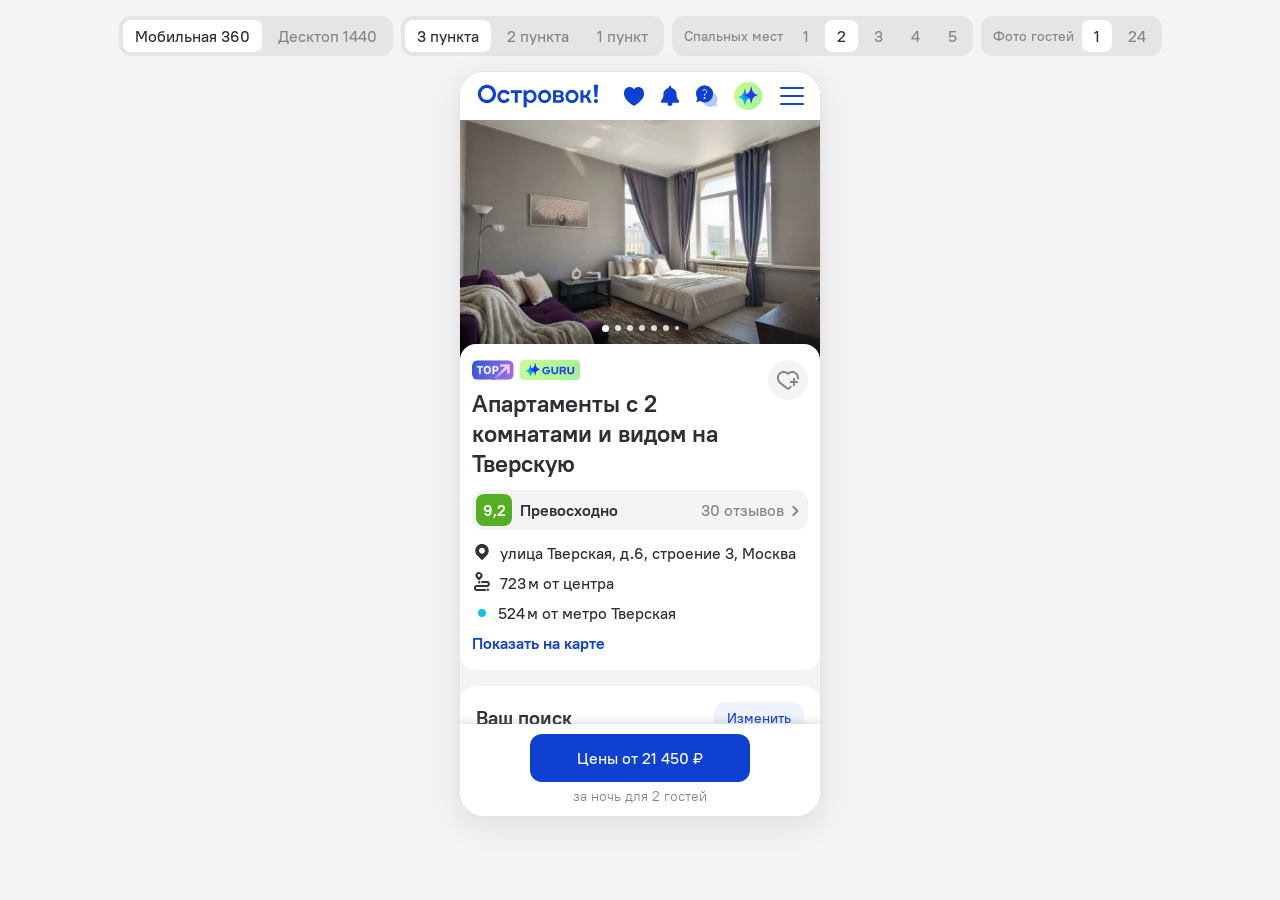
<file: index.html>
<!doctype html>
<html lang="ru" dir="ltr">
<head>
<meta charset="utf-8">
<meta name="viewport" content="width=device-width,initial-scale=1">
<title>Что понравилось гостям + спальные места</title>
<link rel="icon" href="data:,">
<link rel="stylesheet" href="kit/bundles/ok-typography.css">
<style>
  @font-face{font-family:"PT Root UI Web";font-weight:480;src:url(kit/bundles/assets/PT-Root-UI-Web-Medium.4b7fa55b.woff2) format("woff2")}
  @font-face{font-family:"PT Root UI Web";font-weight:500;src:url(kit/bundles/assets/PT-Root-UI-Web-Medium.4b7fa55b.woff2) format("woff2")}
  :root{--palette-black:#2d3137;--palette-dark:#868686;--palette-light:#e5e5e5;--palette-ulight:#f4f4f4;--palette-white:#fff}
  html,body{margin:0}
  body{background:var(--palette-ulight);color:var(--palette-black);font-family:"PT Root UI Web",Helvetica,Arial,sans-serif;-webkit-font-smoothing:antialiased;
    display:flex;flex-direction:column;align-items:center;gap:16px;padding:16px}
  .vp{display:flex;flex-wrap:wrap;justify-content:center;max-width:calc(100vw - 32px);gap:4px;padding:4px;border-radius:12px;background:var(--palette-light)}
  .vp button{border:0;cursor:pointer;padding:6px 12px;border-radius:8px;background:transparent;color:var(--palette-dark);font:inherit}
  .vp button[aria-pressed="true"]{background:var(--palette-white);color:var(--palette-black)}
  .phone{inline-size:360px;block-size:744px;border-radius:24px;overflow:hidden;background:var(--palette-white);
    box-shadow:0 0 0 1px var(--palette-light),0 8px 32px rgba(45,49,55,.12)}
  .phone iframe{display:block;inline-size:360px;block-size:744px;border:0}
  /* десктоп: фрейм шириной 1440, масштаб под окно (transform), обёртка — под масштабированный размер */
  .desk{border-radius:12px;overflow:hidden;background:#f4f4f4;box-shadow:0 0 0 1px var(--palette-light),0 8px 32px rgba(45,49,55,.12)}
  .desk iframe{display:block;inline-size:1440px;border:0;transform-origin:0 0;background:#f4f4f4}
  .bar{display:flex;flex-wrap:wrap;justify-content:center;gap:8px}
  .vp-l{align-self:center;padding:0 4px 0 8px;color:var(--palette-dark)}
  [hidden]{display:none!important}
</style>
</head>
<body>
  <div class="bar">
  <div class="vp" role="toolbar" aria-label="Вьюпорт">
    <button type="button" data-vp="m" class="ok-t-t-m-medium">Мобильная 360</button>
    <button type="button" data-vp="d" class="ok-t-t-m-medium">Десктоп 1440</button>
  </div>
  <div class="vp" role="toolbar" aria-label="Что понравилось гостям — сколько пунктов">
    <button type="button" data-hn="3" class="ok-t-t-m-medium">3 пункта</button>
    <button type="button" data-hn="2" class="ok-t-t-m-medium">2 пункта</button>
    <button type="button" data-hn="1" class="ok-t-t-m-medium">1 пункт</button>
  </div>
  <div class="vp" role="toolbar" aria-label="Спальные места в «Об апартаментах»">
    <span class="vp-l ok-t-t-m">Спальных мест</span>
    <button type="button" data-bn="1" class="ok-t-t-m-medium">1</button>
    <button type="button" data-bn="2" class="ok-t-t-m-medium">2</button>
    <button type="button" data-bn="3" class="ok-t-t-m-medium">3</button>
    <button type="button" data-bn="4" class="ok-t-t-m-medium">4</button>
    <button type="button" data-bn="5" class="ok-t-t-m-medium">5</button>
  </div>
  <div class="vp" role="toolbar" aria-label="Фото гостей в отзывах">
    <span class="vp-l ok-t-t-m">Фото гостей</span>
    <button type="button" data-ph="1" class="ok-t-t-m-medium">1</button>
    <button type="button" data-ph="24" class="ok-t-t-m-medium">24</button>
  </div>
  </div>
  <div class="phone" id="phw"><iframe id="ph" title="Страница апартаментов, 360px"></iframe></div>
  <div class="desk" id="dkw" hidden><iframe id="dk" title="Страница апартаментов, 1440px"></iframe></div>
<script>
(function () {
  var F = { m: document.getElementById('ph'), d: document.getElementById('dk') };
  var W = { m: document.getElementById('phw'), d: document.getElementById('dkw') };
  var SRC = { m: 'mobile.html', d: 'desktop.html' };
  var btns = document.querySelectorAll('[data-vp]');
  var vp = new URLSearchParams(location.search).get('vp') === 'd' ? 'd' : 'm';
  var started = { m: false, d: false };

  function fit() {
    var top = W.d.getBoundingClientRect().top + window.scrollY;
    var s = Math.max(0.3, Math.min(1, (window.innerWidth - 32) / 1440));
    var h = Math.max(600, Math.round((window.innerHeight - top - 16) / s));
    F.d.style.height = h + 'px'; F.d.style.transform = 'scale(' + s + ')';
    W.d.style.width = Math.round(1440 * s) + 'px'; W.d.style.height = Math.round(h * s) + 'px';
  }
  /* при открытии — всегда с верха страницы (без восстановления прокрутки после перезагрузки) */
  function toTop(f) {
    var w = f.contentWindow;
    try { w.history.scrollRestoration = 'manual'; } catch (e) {}
    w.scrollTo(0, 0);
  }
  function show() {
    btns.forEach(function (b) { b.setAttribute('aria-pressed', String(b.dataset.vp === vp)); });
    W.m.hidden = vp !== 'm'; W.d.hidden = vp !== 'd';
    if (vp === 'd') fit();
    if (!started[vp]) {
      started[vp] = true;
      var f = F[vp];
      f.addEventListener('load', function () { setAb(f); toTop(f); }, { once: true });
      f.src = SRC[vp];
    }
  }
  btns.forEach(function (b) {
    b.addEventListener('click', function () {
      if (b.dataset.vp === vp) return;
      vp = b.dataset.vp;
      var u = new URL(location.href); u.searchParams.set('vp', vp); history.replaceState(null, '', u);
      show();
    });
  });
  /* зашито при сборке: «Об апартаментах» — вариант 8, «Что понравилось гостям» — вариант D.
     Переключаются атрибуты html фреймов (guests.css): data-hn — пунктов в «Что понравилось гостям» (?hn=1…3),
     data-bn — спальных мест в «Об апартаментах» (?bn=1…5), data-ph — фото гостей в отзывах (?ph=1|24, reviews-ui.js) */
  var q = new URLSearchParams(location.search);
  var st = { hn: /^[1-3]$/.test(q.get('hn')) ? q.get('hn') : '3', bn: /^[1-5]$/.test(q.get('bn')) ? q.get('bn') : '2', ph: /^(1|24)$/.test(q.get('ph')) ? q.get('ph') : '1' };
  var sel = { hn: '.ApartmentPage_highlights', bn: '.ApartmentPage_about__pRX_s', ph: '.HotelReviews_hotelReviews__i3ZP_' };
  function setAb(f) { var d = f.contentDocument; if (d && d.documentElement) { d.documentElement.setAttribute('data-hn', st.hn); d.documentElement.setAttribute('data-bn', st.bn); d.documentElement.setAttribute('data-ph', st.ph); } }
  function mark(k) { document.querySelectorAll('[data-' + k + ']').forEach(function (b) { b.setAttribute('aria-pressed', String(b.dataset[k] === st[k])); }); }
  function pick(k, v) {
    if (v === st[k]) return; st[k] = v;
    var u = new URL(location.href); u.searchParams.set(k, v); history.replaceState(null, '', u);
    mark(k); setAb(F.m); setAb(F.d);
    var f = F[vp], w = f.contentWindow, el = f.contentDocument && f.contentDocument.querySelector(sel[k]);  /* блок — в зону видимости */
    if (el) { var r = el.getBoundingClientRect(); if (r.top < 0 || r.bottom > w.innerHeight) w.scrollTo({ top: r.top + w.scrollY - (vp === 'm' ? 16 : 120), behavior: 'instant' }); }
  }
  ['hn', 'bn', 'ph'].forEach(function (k) {
    mark(k);
    document.querySelectorAll('[data-' + k + ']').forEach(function (b) { b.addEventListener('click', function () { pick(k, b.dataset[k]); }); });
  });
  window.addEventListener('resize', function () { if (vp === 'd') fit(); });
  show();
})();
</script>
</body>
</html>
</file>
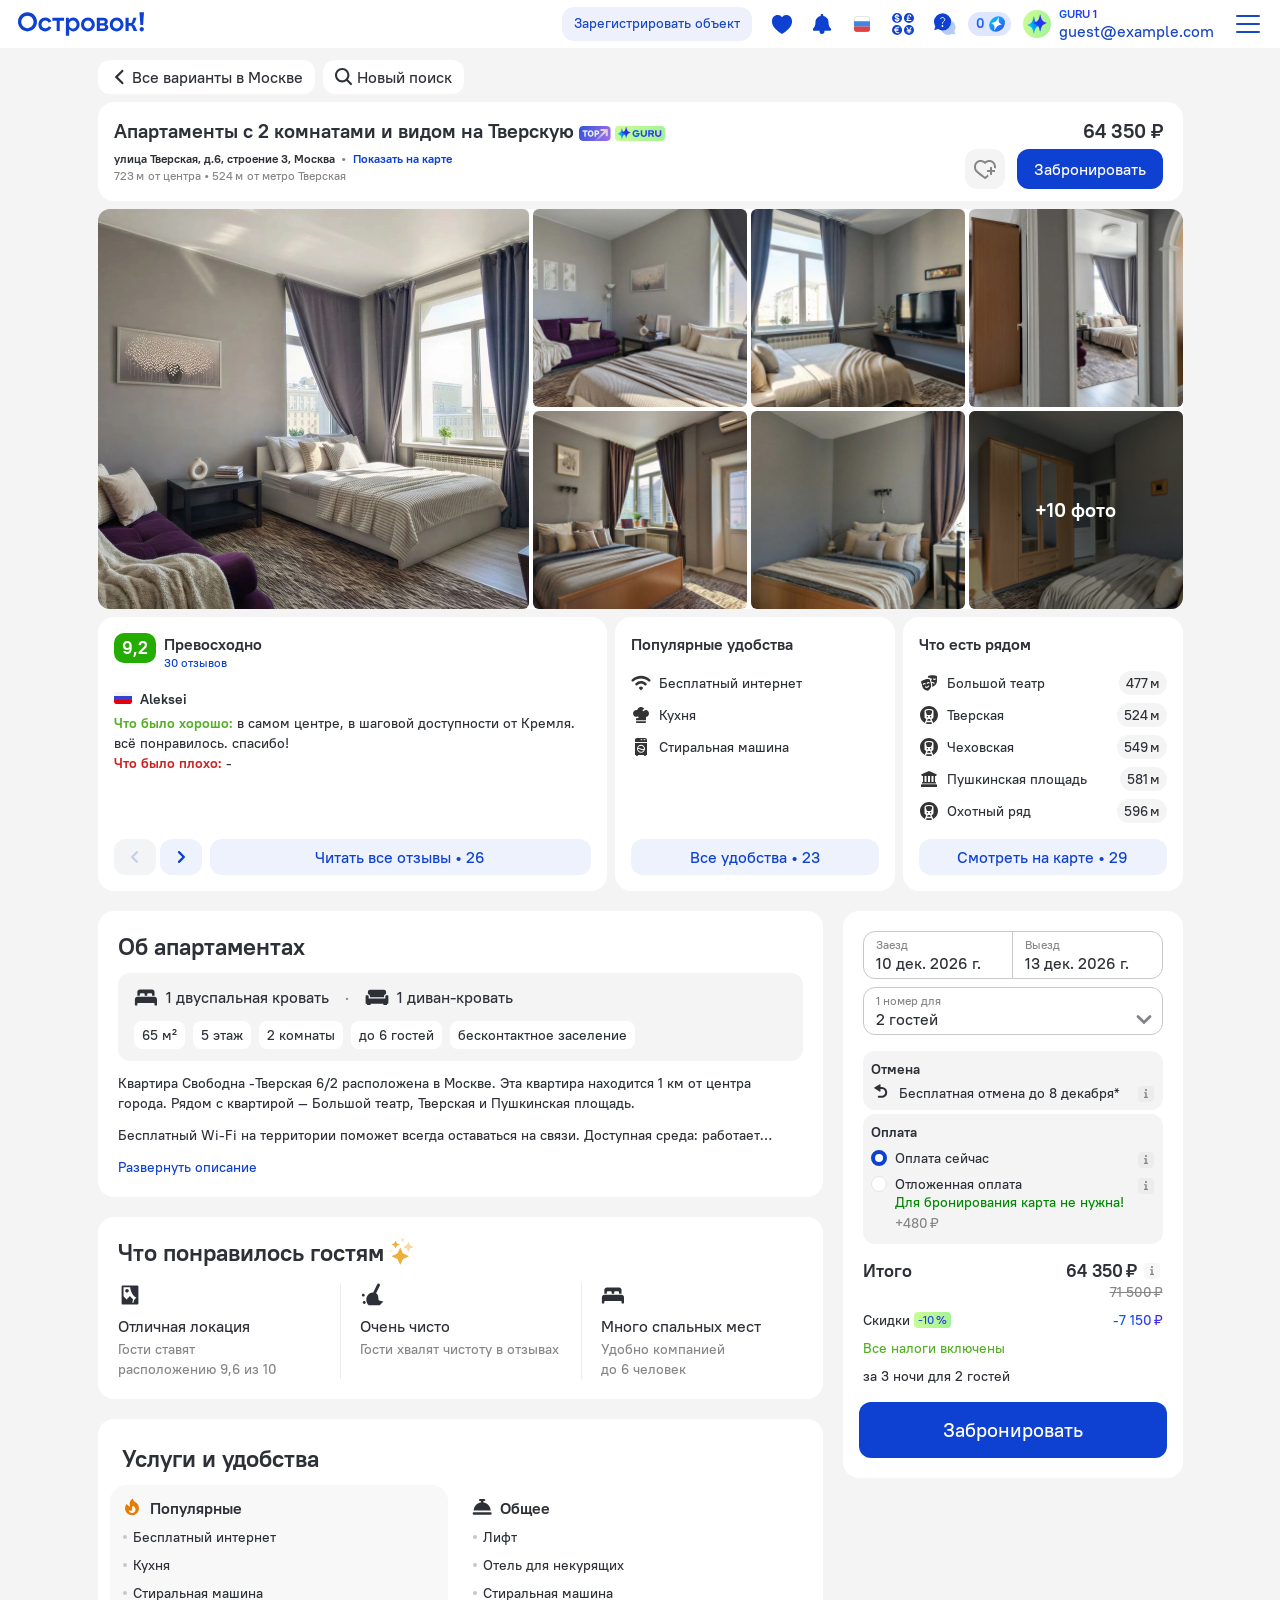
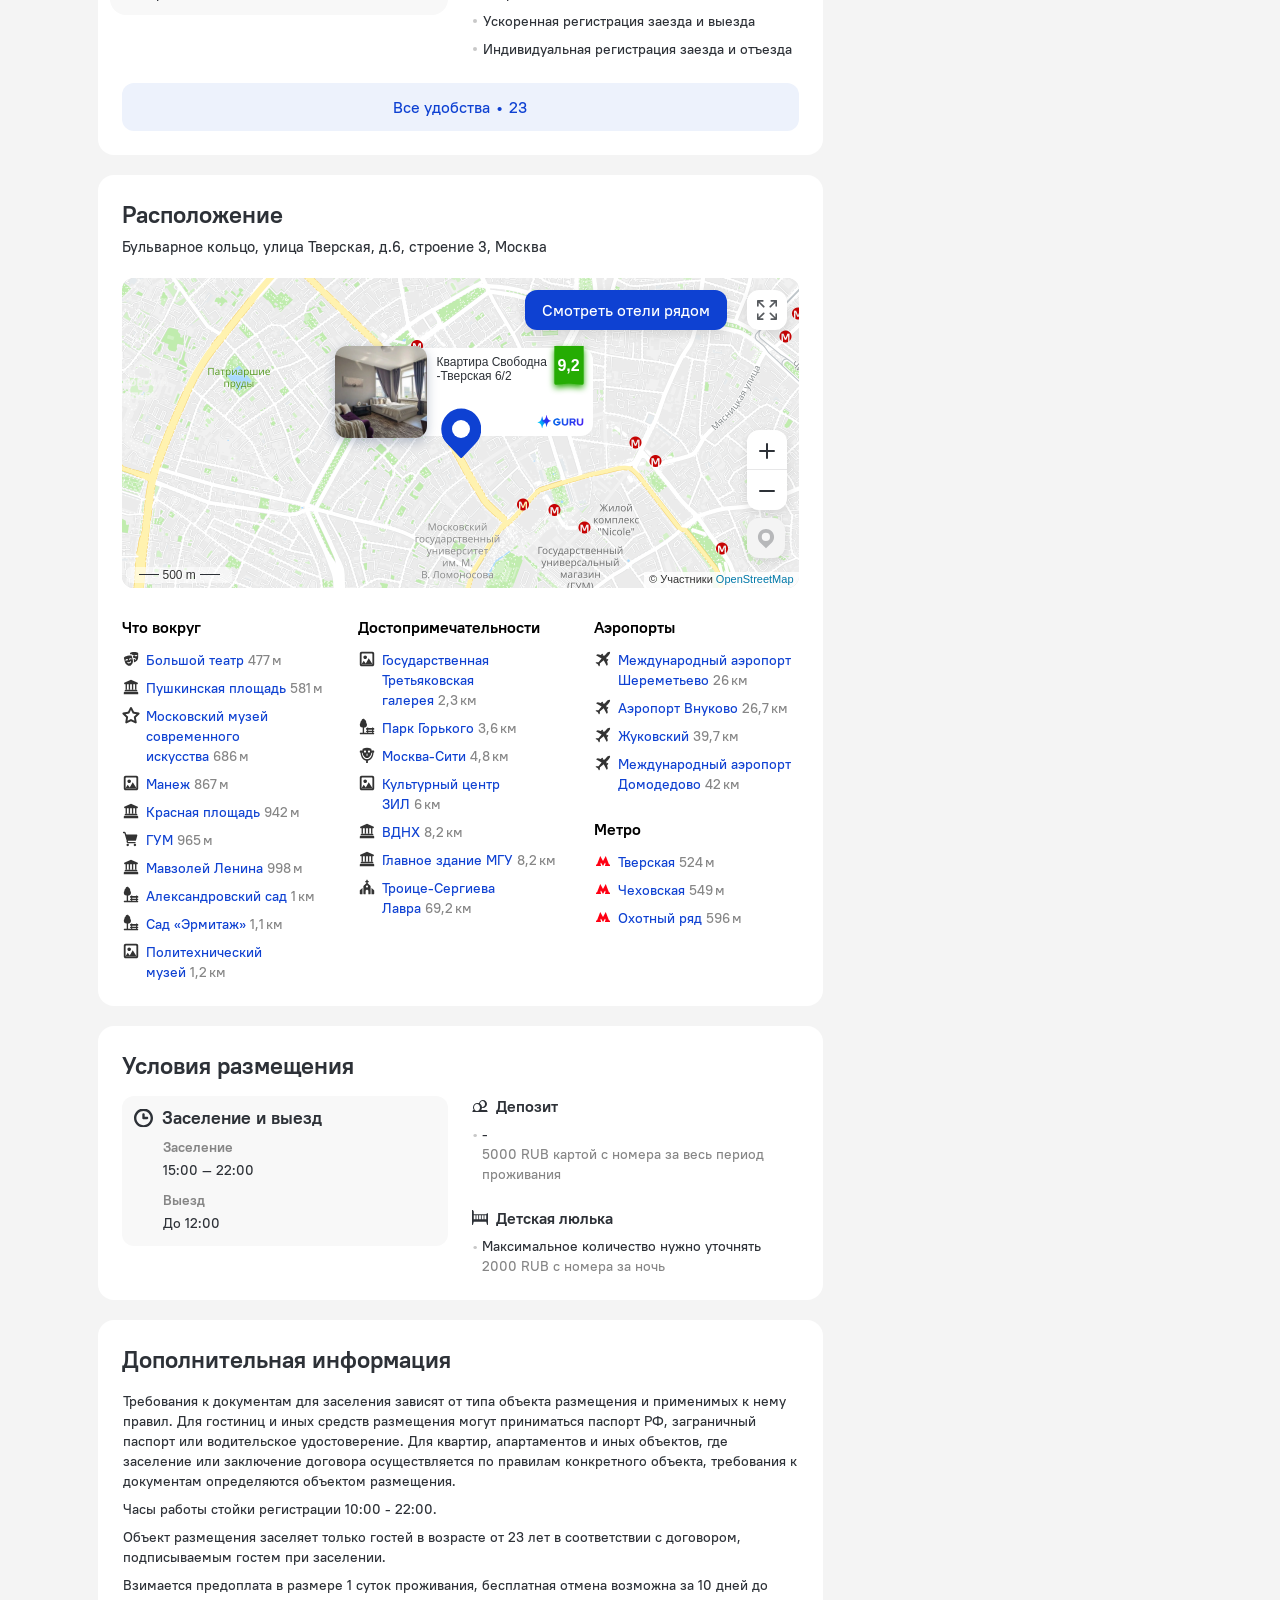
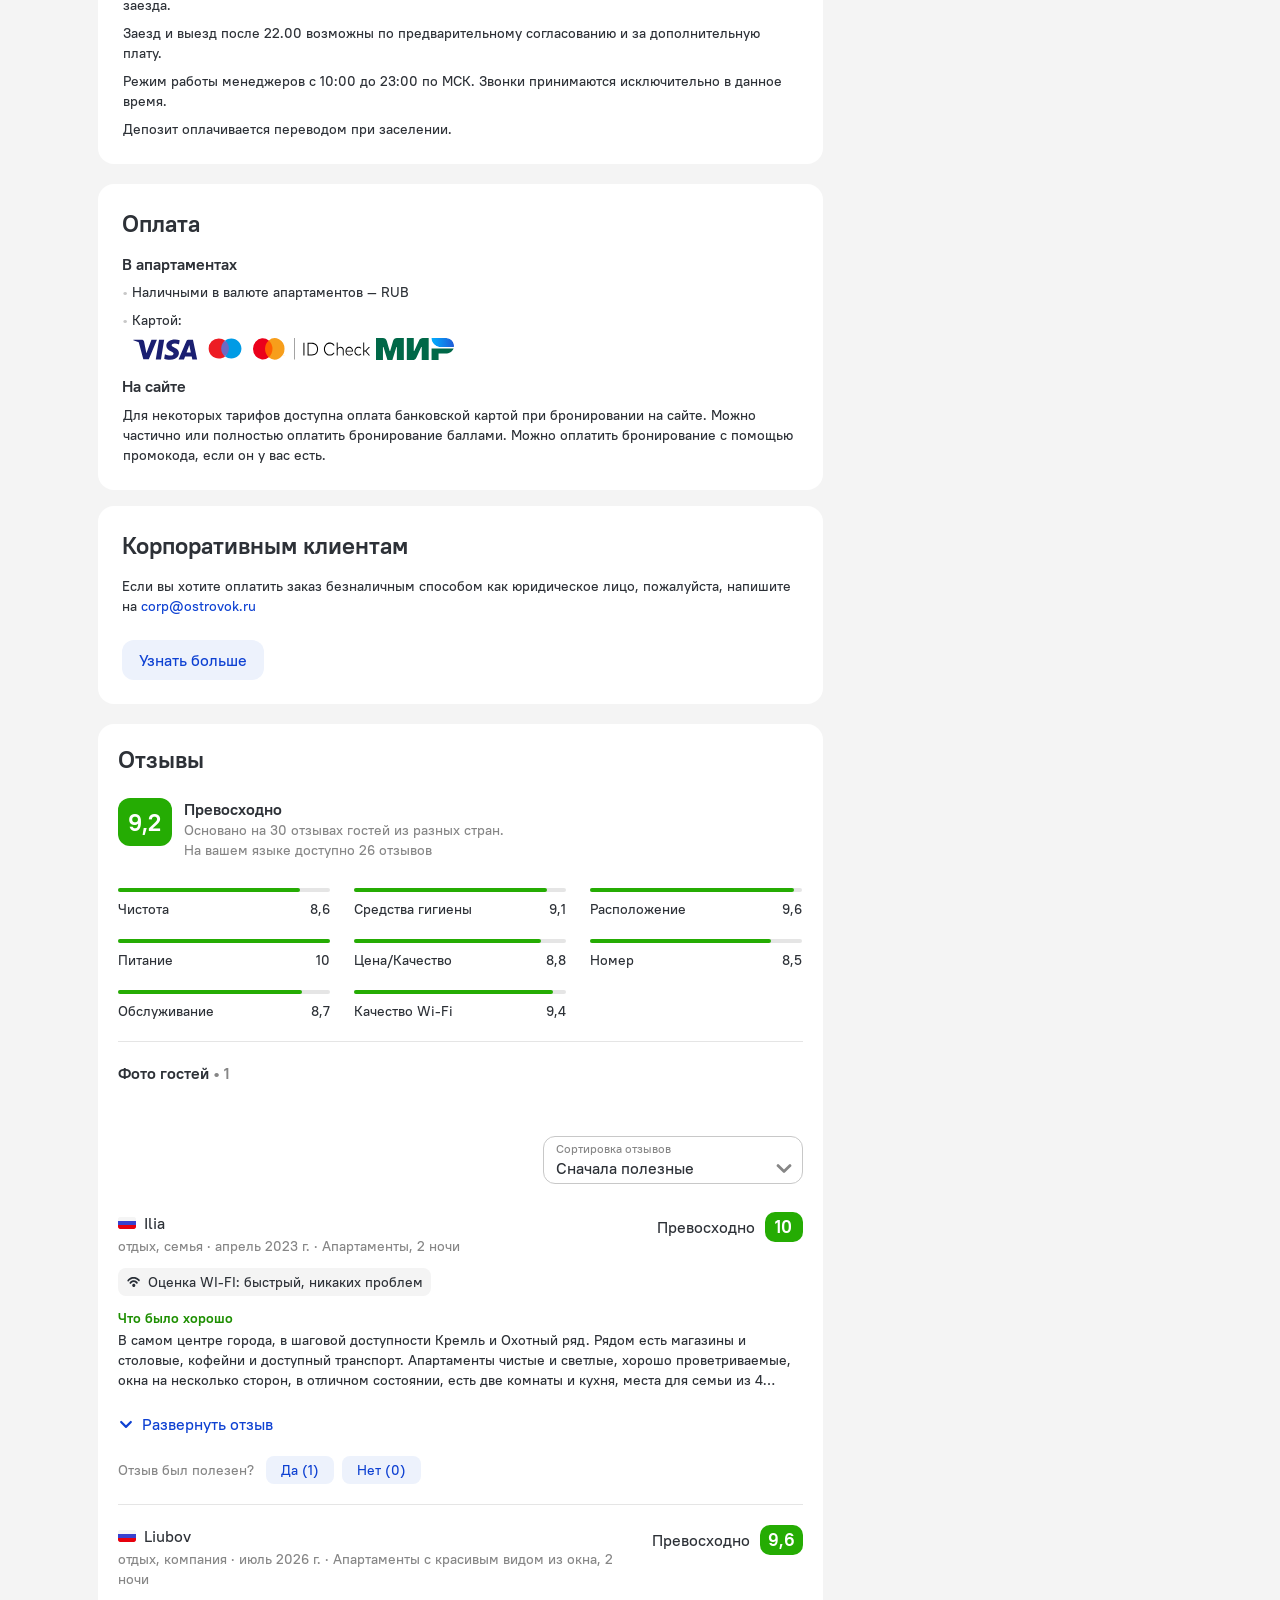
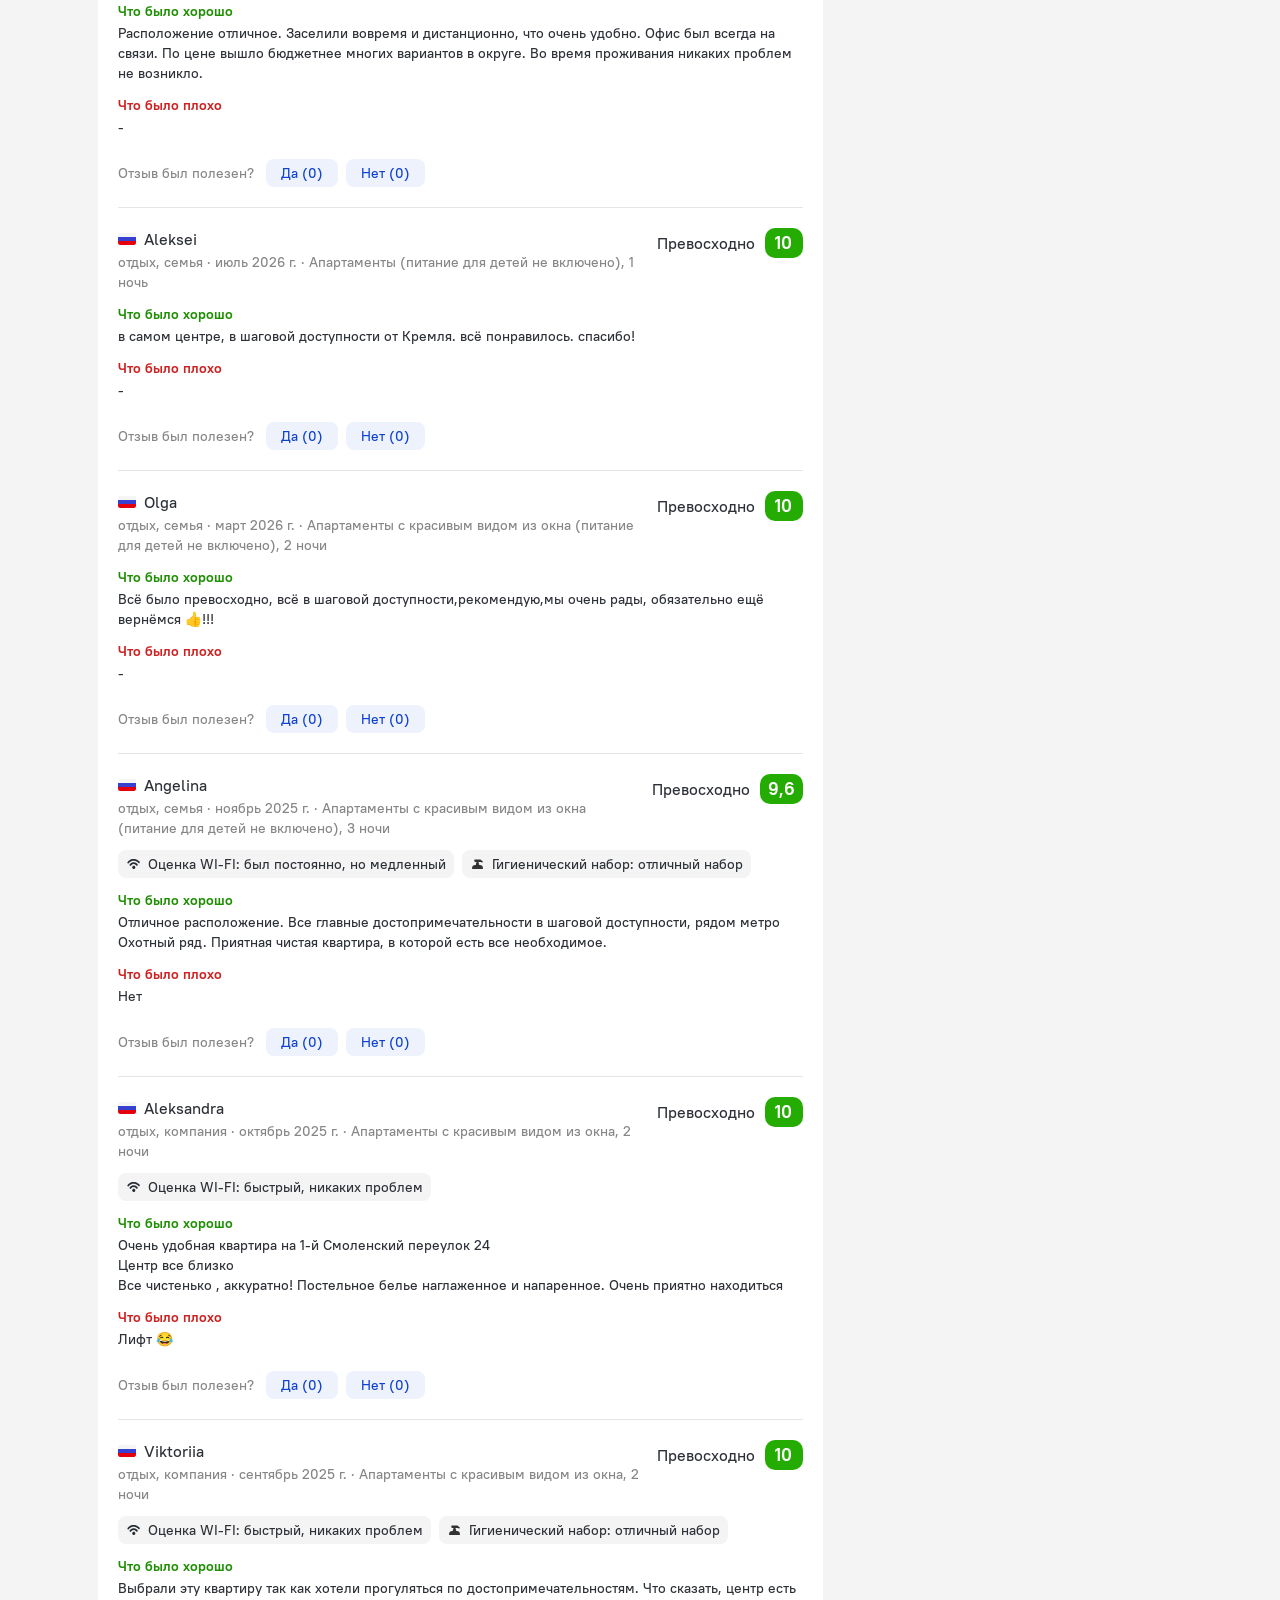
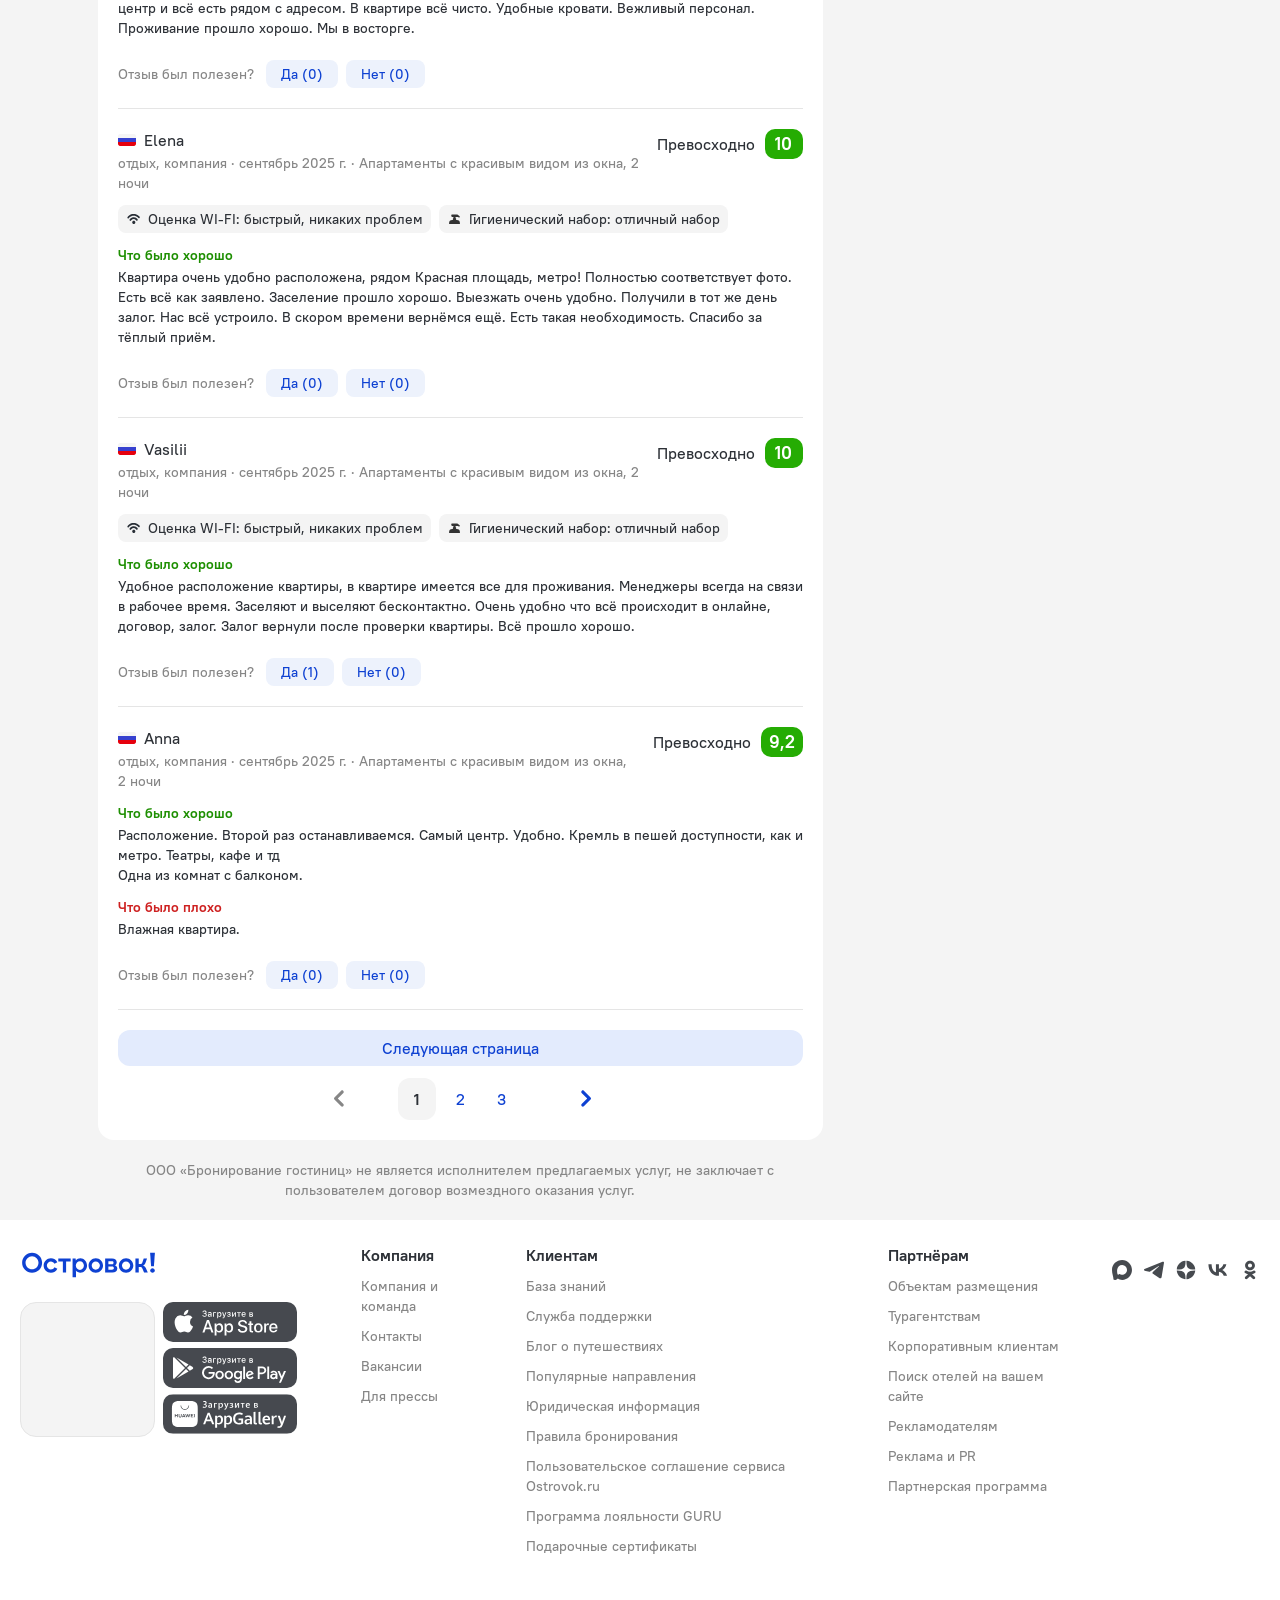
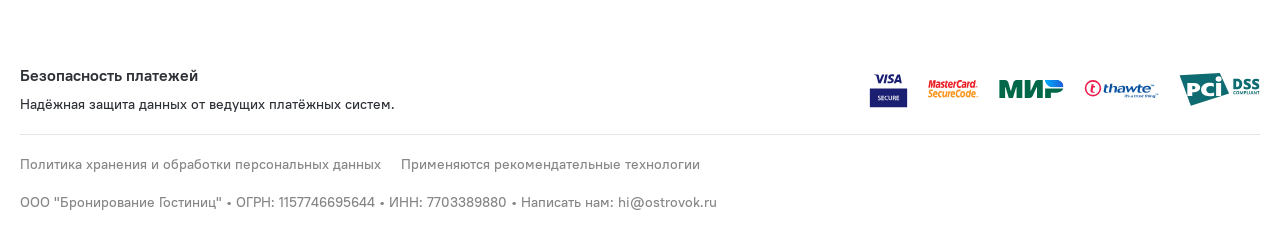
<file: desktop.html>
<!doctype html>
<html data-ab="8" data-hv="d" data-hn="3" data-bn="2" lang="ru" dir="ltr" style="--palette-black: #2d3137; --palette-dark: #868686; --palette-gray: #c8c8c8; --palette-light: #e5e5e5; --palette-ulight: #f4f4f4; --palette-white: #ffffff; --palette-disabled: #afafaf; --palette-main: #0E41D2; --palette-sec: #E3EBFD; --border: #e5e5e5; --disabled-overlay: rgba(246, 246, 246, 0.8); --disabled-filter: grayscale(0.5) opacity(0.4); --header-bg: #ffffff; --header-bg-secondary: #f4f4f4; --header-logo-main-max-height: 40px; --header-logo-partner-max-height: 40px; --header-main: #0E41D2; --header-secondary: rgb(180, 203, 249); --header-typo: rgb(25, 72, 196); --header-menu-typo: #868686; --header-menu-typo-secondary: #868686; --header-active: #2d3137; --header-height: 48px; --header-height-secondary: 48px; --colored-primary-bg: #0E41D2; --colored-primary-typo: #ffffff; --colored-primary-hover-bg: rgb(6, 54, 200); --colored-primary-active-bg: rgb(0, 23, 176); --colored-secondary-bg: #E3EBFD; --colored-secondary-typo: rgb(14, 65, 210); --colored-secondary-hover-bg: rgb(224, 232, 250); --colored-secondary-active-bg: rgb(220, 228, 246); --button-primary-bg: #0E41D2; --button-primary-typo: #ffffff; --button-primary-hover-bg: rgb(6, 54, 200); --button-primary-active-bg: rgb(0, 23, 176); --button-secondary-bg: #E3EBFD; --button-secondary-typo: rgb(14, 65, 210); --button-secondary-hover-bg: rgb(224, 232, 250); --button-secondary-active-bg: rgb(220, 228, 246); --button-danger-bg: rgb(206, 33, 33); --button-danger-typo: #ffffff; --button-danger-hover-bg: rgb(189, 53, 44); --button-danger-active-bg: rgb(165, 32, 24); --button-outline-border: #0E41D2; --button-outline-typo: #0E41D2; --button-outline-hover-border: rgb(6, 54, 200); --button-outline-active-border: rgb(0, 23, 176); --multibutton-border: #e5e5e5; --multibutton-on-bg: #ffffff; --multibutton-on-typo: #0E41D2; --multibutton-off-bg: #f4f4f4; --multibutton-off-typo: #868686; --field-bg: #ffffff; --field-typo: #2d3137; --field-placeholder: #afafaf; --field-label: #2d3137; --field-border: #e5e5e5; --field-hover-border: rgb(6, 54, 200); --field-active-border: rgb(0, 23, 176); --dropdown-selected-bg: rgba(14, 65, 210, 0.09999999999999998); --selected-bg: rgba(14, 65, 210, 0.09999999999999998); --box-border: #e5e5e5; --box-bg: #ffffff; --box-hover-border: rgb(6, 54, 200); --box-active-bg: rgba(14, 65, 210, 0.4); --box-on-bg: #0E41D2; --box-on-typo: #ffffff; --box-on-hover-bg: rgb(6, 54, 200); --calendar-holiday-color-edge: #ffddbb; --calendar-holiday-color: #be0000; --link: #0E41D2; --link-hover: rgb(0, 23, 176); --link-active: rgb(0, 0, 158); --link-alt: rgb(146, 188, 255); --link-alt-hover: rgb(188, 221, 255); --link-alt-active: rgb(215, 237, 255); --text: #2d3137; --text-secondary: #868686; --text-alt: #ffffff; --block-bg: #ffffff; --block-bg-secondary: #f4f4f4; --block-bg-alt: #2d3137; --shadow: rgba(45, 49, 55, 0.3); --alert: #ce2121; --alert-bg: rgb(252, 234, 234); --alert-alt: rgb(234, 165, 165); --alert-outline: rgba(206, 33, 33, 0.4); --success: #53af24; --success-bg: rgb(220, 239, 211); --success-alt: rgb(186, 223, 168); --warning: #e77c00; --warning-bg: rgb(246, 228, 206); --warning-alt: rgb(255, 173, 78); --highlight-bg: #fff8e6; --focus-outline: rgba(14, 65, 210, 0.4); --logo-bg: transparent; --brand-typo-like: #0E41D2; --fidelity-dreams: #ff6464; --fidelity-guru-points-main: #fb3e7f; --fidelity-guru-points-secondary: #ff872c; --fidelity-guru-points-bg: #fff5f9; --fidelity-segment-black: rgb(70,74,80); --fidelity-segment-gold: rgb(255,201,55); --fidelity-segment-platinum: rgb(214,205,192); --fidelity-segment-silver: rgb(179,198,216); --social-facebook-color: #1382ff; --social-telegram-color: #23a2e3; --social-viber-color: #675bac; --social-apple-color: #2d3137; --z-index-start: 1; --z-index-tip: 2; --z-index-popup: 12; --z-index-popup-important: 22; --z-index-cookie-banner: 32; --p-primary: #0E41D2; --p-primary-hover: rgb(6, 54, 200); --p-primary-active: rgb(0, 23, 176); --p-brand: #0E41D2; --p-brand-hover: rgb(6, 54, 200); --p-brand-active: rgb(0, 23, 176); --p-secondary: rgb(237, 242, 252); --p-secondary-hover: rgb(234, 239, 249); --p-secondary-active: rgb(230, 235, 245); --p-focus: rgba(14, 65, 210, 0.4); --p-highlight: rgb(238, 249, 255); --p-disabled-cover: rgba(246, 246, 246, 0.8); --p-disabled-inv-cover: rgba(0, 0, 0, 0.6); --p-link: #0E41D2; --p-link-hover: rgb(42, 99, 245); --p-link-inv: rgb(146, 188, 255); --p-link-inv-hover: rgb(188, 221, 255); --p-neutral-100-04: rgba(0,0,0,0.04); --p-neutral-100-46: rgba(0,0,0,0.46); --p-neutral-100-90: rgba(0,0,0,0.90); --p-neutral-80: #2D3137; --p-neutral-50: #868686; --p-neutral-20: #C8C8C8; --p-neutral-10: #E5E5E5; --p-neutral-05: #F4F4F4; --p-neutral-03: #F8F8F8; --p-neutral-0: #FFFFFF; --p-neutral-0-12: rgba(0,0,0,0.12); --p-neutral-0-90: rgba(0,0,0,0.90); --p-alert: #CE2121; --p-alert-hover: #BA0505; --p-alert-bg: #FAE9E9; --p-warning: #E77D00; --p-warning-bg: #FAE5CC; --p-success: #53AF24; --p-success-bg: #DDEFD3; --t-radius-2xs: 4px; --t-radius-xs: 6px; --t-radius-sm: 8px; --t-radius-md: 12px; --t-radius-lg: 20px; --t-compsize-2xs: 32px; --t-compsize-xs: 36px; --t-compsize-sm: 40px; --t-compsize-md: 48px; --t-compsize-lg: 56px; --t-compsize-xl: 60px; --t-spacing-2xs: 2px; --t-spacing-xs: 4px; --t-spacing-sm: 8px; --t-spacing-md: 12px; --t-spacing-lg: 16px; --t-spacing-xl: 20px; --t-spacing-2xl: 24px; --t-fontsize-xs: 12px; --t-fontsize-sm: 14px; --t-fontsize-md: 16px; --t-fontsize-lg: 20px; --t-iconsize-xs: 14px; --t-iconsize-sm: 14px; --t-iconsize-md: 16px; --t-iconsize-lg: 20px; --t-button-primary-bg: #0E41D2; --t-button-primary-hover-bg: rgb(6, 54, 200); --t-button-primary-active-bg: rgb(0, 23, 176); --t-button-primary-label: #FFFFFF; --t-button-secondary-bg: rgb(237, 242, 252); --t-button-secondary-hover-bg: rgb(234, 239, 249); --t-button-secondary-active-bg: rgb(230, 235, 245); --t-button-secondary-label: #0E41D2; --t-button-ghost-label: #0E41D2; --t-button-ghost-label-hover: rgb(42, 99, 245); --t-button-alert-bg: #CE2121; --t-button-alert-hover-bg: #BA0505; --t-button-alert-active-bg: #CE2121; --t-button-alert-label: #FFFFFF; --t-button-disabled-cover: rgba(246, 246, 246, 0.8); --t-button-focus: rgba(14, 65, 210, 0.4); --t-button-radius: 12px; --t-button-inv-primary-bg: #FFFFFF; --t-button-inv-primary-hover-bg: rgb(237, 242, 252); --t-button-inv-primary-active-bg: rgb(237, 242, 252); --t-button-inv-primary-label: #0E41D2; --t-button-inv-secondary-bg: rgb(237, 242, 252); --t-button-inv-secondary-hover-bg: rgb(234, 239, 249); --t-button-inv-secondary-active-bg: rgb(230, 235, 245); --t-button-inv-secondary-label: #0E41D2; --t-button-inv-ghost-label: rgb(146, 188, 255); --t-button-inv-ghost-label-hover: rgb(188, 221, 255); --t-textinput-filled-bg: #F4F4F4; --t-textinput-filled-bg-hover: #F8F8F8; --t-textinput-filled-stroke: #F4F4F4; --t-textinput-filled-stroke-hover: #E5E5E5; --t-textinput-outline-bg: #FFFFFF; --t-textinput-outline-stroke: #C8C8C8; --t-textinput-outline-stroke-hover: #868686; --t-textinput-focus: rgba(14, 65, 210, 0.4); --t-textinput-title: #868686; --t-textinput-value: #2D3137; --t-textinput-value-placeholder: #868686; --t-textinput-value-autofill: #C8C8C8; --t-textinput-disabled-cover: rgba(246, 246, 246, 0.8); --t-textinput-stroke-alert: #CE2121; --t-textinput-toggle-typo: #2D3137; --t-textinput-toggle-filled-bg: #E5E5E5; --t-textinput-toggle-outline-bg: #E5E5E5; --t-textinput-toggle-thumb-bg: #FFFFFF; --t-textinput-filled-select-bg: #FFFFFF; --t-textinput-outline-select-bg: #F4F4F4; --t-textinput-outline-select-bg-hover: #FFFFFF; --t-textinput-radius: 12px; --t-textinput-toggle-radius: 8px; --t-textinput-thumb-radius: 6px; --t-textinput-textfield-select-radius: 8px; --t-textarea-filled-bg: #F4F4F4; --t-textarea-filled-bg-hover: #F8F8F8; --t-textarea-filled-stroke: #F4F4F4; --t-textarea-filled-stroke-hover: #E5E5E5; --t-textarea-outline-bg: #FFFFFF; --t-textarea-outline-stroke: #C8C8C8; --t-textarea-outline-stroke-hover: #868686; --t-textarea-focus: rgba(14, 65, 210, 0.4); --t-textarea-title: #868686; --t-textarea-value: #2D3137; --t-textarea-value-placeholder: #868686; --t-textarea-value-autofill: #C8C8C8; --t-textarea-disabled-cover: rgba(246, 246, 246, 0.8); --t-textarea-stroke-alert: #CE2121; --t-textarea-toggle-typo: #2D3137; --t-textarea-toggle-filled-bg: #E5E5E5; --t-textarea-toggle-outline-bg: #E5E5E5; --t-textarea-toggle-thumb-bg: #FFFFFF; --t-textarea-filled-select-bg: #FFFFFF; --t-textarea-outline-select-bg: #F4F4F4; --t-textarea-outline-select-bg-hover: #FFFFFF; --t-textarea-radius: 12px; --t-textarea-toggle-radius: 8px; --t-textarea-thumb-radius: 6px; --t-textarea-select-radius: 8px; --brand-logo: img/37436c9706b3a372.svg;">
<head>
<meta charset="utf-8">
<meta name="viewport" content="width=device-width,initial-scale=1">
<title>Квартира Свободна -Тверская 6/2 — что понравилось гостям, 3 пункта (десктоп)</title>
<link rel="stylesheet" href="kit/bundles/prod.css">
<link rel="stylesheet" href="kit/bundles/ok-typography.css">
<link rel="stylesheet" href="combined.css?46f75fca">
<link rel="stylesheet" href="reviews.css?adf14aad">
<link rel="stylesheet" href="about.css?3de6b694">
<link rel="stylesheet" href="guests.css?9e941f62">
<link rel="stylesheet" href="rate.css?4d6cae05">
<link rel="icon" href="data:,">
</head>
<body>
<div class="DefaultLayout_layout__dgBJF"><div class="DefaultLayout_top__9vBSh"><div class="DefaultLayout_header__qI7jP"><div><div class="HeaderB2C_main__nv7JA" data-testid="header"><a class="Logo_logo__epKCW Logo_logo_position_first__QUWVr Logo_logo_type_main__Qa5zH external" href="/" data-testid="header-logo-link"><img alt="" src="img/37436c9706b3a372.svg"></a><div class="Widgets_widgets__2JHIW"><a class="ExtranetWidget_root__rqj0C" href="https://extranet.ostrovok.ru/?utm_medium=link&amp;utm_source=ostrovok&amp;utm_campaign=signup&amp;utm_content=header&amp;registration=yes" target="_blank" rel="noreferrer" data-testid="extranet-control"><span class="ExtranetWidget_control__strlA">Зарегистрировать объект</span></a><a href="/sp/favorite/?ref=header-fav-widget-link" target="_blank" data-testid="favorites-control"><div class="PopupControl_root__6gBTn"><div class="PopupControl_icon__njWnD"><svg width="20" height="20" viewbox="0 0 20 20"><path fill="#0E41D2" d="M19.787 9.431C18.699 15.046 10 19.9 10 19.9S1.301 15.045.213 9.43C-.859 3.9 2.296 1.01 5.556 1.01A4.938 4.938 0 0 1 10 3.232a4.938 4.938 0 0 1 4.444-2.222c3.26 0 6.415 2.889 5.343 8.421Z"></path></svg></div></div></a><div class="clickOutside"><div class="FloatingTooltiped_wrapper__VbKT_ Wrapper_tooltip-wrapper__k7tvl"><button class="Wrapper_control__UfBmt" type="button"><div class="PopupControl_root__6gBTn" data-testid="notification-control"><div class="PopupControl_icon__njWnD"><svg width="20" height="20" viewbox="0 0 20 20"><path fill="#0E41D2" d="m18.66 14.354.154.16c.246.259.355.568.353.87a1.297 1.297 0 0 1-1.314 1.283h-5.495a2.5 2.5 0 1 1-4.716 0H2.147c-.782 0-1.31-.625-1.314-1.282a1.237 1.237 0 0 1 .353-.87c.049-.052.1-.105.155-.16.813-.838 2.115-2.178 2.115-6.022 0-3.113 2.23-5.605 5.235-6.216v-.835C8.691.574 9.277 0 10 0s1.309.574 1.309 1.282v.835c3.006.611 5.235 3.103 5.235 6.216 0 3.844 1.302 5.184 2.116 6.021Z"></path></svg></div></div></button></div></div><div class="Widgets_widget-desktopUp___3sVF"><div class="clickOutside"><div class="FloatingTooltiped_wrapper__VbKT_ Wrapper_tooltip-wrapper__k7tvl"><button class="Wrapper_control__UfBmt" type="button"><div class="PopupControl_root__6gBTn" data-testid="language-widget-control"><div class="PopupControl_icon__njWnD"><svg xmlns="http://www.w3.org/2000/svg" xmlns:xlink="http://www.w3.org/1999/xlink" width="16" height="16" viewbox="0 0 16 16"><defs><rect id="prefix__a" width="16" height="16" x="0" y="0" rx="3"></rect></defs><g fill="none" fill-rule="evenodd"><mask id="prefix__b" fill="#fff"><use xlink:href="#prefix__a"></use></mask><use fill="#E5E5E5" xlink:href="#prefix__a"></use><g mask="url(#prefix__b)"><g transform="translate(0 .889)"><rect width="14" height="6.222" x="1" fill="#FFF" rx="2"></rect><path fill="#4086E4" d="M0 4.333H16V9.666H0z"></path><path fill="#E04242" d="M0 9.667H16V15H0z"></path></g></g></g></svg></div></div></button></div></div></div><div class="Widgets_widget-desktopUp___3sVF"><div class="clickOutside"><div class="FloatingTooltiped_wrapper__VbKT_ Wrapper_tooltip-wrapper__k7tvl"><button class="Wrapper_control__UfBmt" type="button"><div class="PopupControl_root__6gBTn" data-testid="currency-control"><div class="PopupControl_icon__njWnD"><svg width="22" height="22" viewbox="0 0 24 24"><path fill="#0E41D2" d="M5.5 13a5.5 5.5 0 1 1 0 11 5.5 5.5 0 0 1 0-11Zm13 0a5.5 5.5 0 1 1 0 11 5.5 5.5 0 0 1 0-11Zm-1.79 2.17h-1.36l1.95 3.56H16v.88h1.95v.62H16v.88h1.95v1.06h1.2v-1.06h1.95v-.88h-1.95v-.62h1.95v-.88h-1.33l1.88-3.56h-1.3l-1.78 3.47-1.86-3.47Zm-8.644-.183h-1.9c-.766 0-1.393.192-1.88.575-.438.345-.735.848-.892 1.509l-.048.226h-.93l-.25.88h1.1v.62h-.85l-.25.88h1.17c.14.78.452 1.36.935 1.74.43.338.977.525 1.64.563l.255.007h1.8v-1.06h-1.8c-.426 0-.771-.093-1.035-.28-.23-.163-.398-.431-.503-.804l-.042-.166h2.13l.25-.88h-2.46v-.62h2.64l.25-.88h-2.81c.1-.46.28-.783.54-.97.223-.16.51-.251.86-.274l.18-.006h1.59l.31-1.06ZM5.5 0a5.5 5.5 0 1 1 0 11 5.5 5.5 0 0 1 0-11Zm13 0a5.5 5.5 0 1 1 0 11 5.5 5.5 0 0 1 0-11ZM6.02 1H4.96v.94c-.34.04-.635.117-.885.23s-.458.253-.625.42a1.636 1.636 0 0 0-.375.575 1.92 1.92 0 0 0-.125.695c0 .327.058.6.175.82.117.22.268.405.455.555.187.15.4.272.64.365.16.062.323.119.489.169l.251.071v2.11c-.273-.073-.473-.212-.6-.415-.106-.17-.176-.403-.213-.7L4.13 6.65H2.85c.047.747.238 1.317.575 1.71.3.35.737.573 1.313.67l.222.03V10h1.06v-.94c.727-.073 1.263-.29 1.61-.65.347-.36.52-.813.52-1.36 0-.353-.063-.647-.19-.88a1.86 1.86 0 0 0-.49-.585c-.2-.157-.427-.28-.68-.37l-.383-.129-.387-.116V3.05c.247.06.425.178.535.355.088.141.151.329.19.562l.025.183h1.28c-.047-.667-.23-1.183-.55-1.55-.284-.326-.706-.536-1.264-.63l-.216-.03V1Zm12.898.717c-.32 0-.611.052-.875.155a1.943 1.943 0 0 0-1.12 1.095 2.126 2.126 0 0 0-.148.66l-.007.18v1.26h-.9v.88h.9v.18c0 .24-.02.445-.06.615-.04.17-.098.315-.175.435-.076.12-.17.225-.28.315-.073.06-.154.118-.244.173l-.14.082v1.06h5.2v-1.06h-3.63a1.5 1.5 0 0 0 .404-.63c.07-.206.11-.47.122-.79l.003-.2v-.18h1.75v-.88h-1.75v-1.26c0-.3.087-.537.26-.71.174-.173.404-.26.69-.26.28 0 .494.087.64.26.126.148.205.38.238.695l.012.165h1.26c-.02-.707-.216-1.257-.59-1.65-.373-.393-.893-.59-1.56-.59ZM6.02 6.14c.253.093.462.207.625.34a.671.671 0 0 1 .245.55.87.87 0 0 1-.21.585c-.14.163-.36.278-.66.345V6.14ZM4.96 3.05v1.62c-.22-.08-.4-.18-.54-.3s-.21-.287-.21-.5c0-.193.06-.363.18-.51a.894.894 0 0 1 .422-.269l.148-.041Z"></path></svg></div></div></button></div></div></div><div class="clickOutside"><div class="FloatingTooltiped_wrapper__VbKT_ Wrapper_tooltip-wrapper__k7tvl"><button class="Wrapper_control__UfBmt" type="button"><div class="PopupControl_root__6gBTn" data-testid="support-control"><div class="PopupControl_icon__njWnD"><svg width="22" height="22" viewbox="0 0 24 24"><defs><mask id="clip"><path fill="#fff" d="M0 0h100v100H0z"></path><path fill="transparent" stroke="#000" d="M9.19 11.743c0-.788.028-1.308.662-1.905 1.049-.989 1.846-1.31 1.795-2.648-.044-1.17-.78-2.02-1.933-2.228-1.167-.211-2.3.312-2.691 1.497"></path><circle cx="9.229" cy="14.17" r="1"></circle></mask></defs><g fill="none" mask="url(#clip)"><path fill="rgb(180, 203, 249)" d="M15.187 7.291a8.252 8.252 0 1 0 4.381 15.247l2.743.915a.571.571 0 0 0 .723-.723l-.907-2.72a8.252 8.252 0 0 0-6.94-12.718z"></path><path fill="#0E41D2" d="M9.338.314a9.324 9.324 0 1 1 0 18.649 9.282 9.282 0 0 1-4.951-1.422l-3.24 1.08a.571.571 0 0 1-.722-.722l1.071-3.214A9.28 9.28 0 0 1 .014 9.639 9.324 9.324 0 0 1 9.338.314z"></path></g></svg></div></div></button></div></div><button class="GuruPointsBadge_badge__UTecZ" type="button"><span class="GuruPoint_text__TMh7y GuruPoint_text_withColor__yGdj4">0</span></button><div class="clickOutside"><div class="FloatingTooltiped_wrapper__VbKT_ Wrapper_tooltip-wrapper__k7tvl"><button class="Wrapper_control__UfBmt" type="button"><div class="PopupControl_root__6gBTn" data-testid="user-widget-control"><div class="PopupControl_icon__njWnD"><div class="Control_guruIcon__y40Ct" data-testid="control-guru-icon"><svg width="22" height="22" fill="none" viewbox="0 0 22 22"><path fill="url(#a)" d="M12.02 12.7c.98 1.26 1.58 3.83 1.88 5.54.04.22.46.22.5 0 .3-1.7.9-4.28 1.89-5.54 1.06-1.38 3.13-2.16 4.31-2.52.2-.05.2-.4 0-.46-1.18-.36-3.25-1.14-4.31-2.52-1-1.26-1.59-3.83-1.89-5.54-.04-.22-.46-.22-.5 0-.3 1.71-.9 4.28-1.88 5.54-1.07 1.38-3.14 2.16-4.32 2.52-.2.05-.2.4 0 .46 1.18.36 3.25 1.14 4.32 2.52Z"></path><path fill="url(#b)" d="M5.72 14.8c.98 1.26 1.58 3.83 1.88 5.54.04.22.46.22.5 0 .3-1.7.9-4.28 1.89-5.54 1.06-1.38 3.13-2.16 4.31-2.52.2-.05.2-.4 0-.46-1.18-.36-3.25-1.14-4.31-2.51-1-1.27-1.58-3.84-1.89-5.55-.04-.22-.46-.22-.5 0-.3 1.71-.9 4.28-1.88 5.55-1.07 1.37-3.14 2.15-4.32 2.5-.2.06-.2.42 0 .47 1.18.36 3.25 1.14 4.32 2.52Z"></path><path fill="#2936F3" d="M9.72 8.93c-.73.37-1.47.62-2.02.79-.2.05-.2.4 0 .46 1.18.36 3.25 1.14 4.32 2.52.09.11.17.24.26.37a13.3 13.3 0 0 1 2.02-.78c.2-.06.2-.41 0-.47-1.18-.36-3.25-1.14-4.31-2.51a4.65 4.65 0 0 1-.27-.38Z"></path><defs><lineargradient id="a" x1="11.75" x2="20.06" y1="17.05" y2="4.61" gradientunits="userSpaceOnUse"><stop stop-color="#0A4FEC"></stop><stop offset="1" stop-color="#471AFA"></stop></lineargradient><lineargradient id="b" x1="14.45" x2="1.26" y1="8.03" y2="14.78" gradientunits="userSpaceOnUse"><stop stop-color="#0A4FEC"></stop><stop offset="1" stop-color="#00E0FF"></stop></lineargradient></defs></svg></div></div><div class="PopupControl_content__P27O6" data-testid="user-widget-control-content"><div class="Control_extra__7Tat1"><div class="Fidelity_fidelity__i_fbz Fidelity_fidelity_type_gurupoints__dwHDe"><span class="Fidelity_guruSegment__uBvoi">GURU 1</span></div></div><div class="Control_username__19emW">guest@example.com</div></div></div></button></div></div><div class="clickOutside"><div class="FloatingTooltiped_wrapper__VbKT_ Wrapper_tooltip-wrapper__k7tvl"><button class="Wrapper_control__UfBmt" type="button"><div class="MenuWidget_container__5olN_" data-testid="menu-widget-control"><div class="MenuWidget_burger__fUOMb"><svg width="24" height="24"><g fill="none" fill-rule="evenodd"><g fill="currentColor" fill-rule="nonzero" transform="translate(0 3)"><rect width="24" height="2" rx="1"></rect><rect width="24" height="2" y="8" rx="1"></rect><rect width="24" height="2" y="16" rx="1"></rect></g></g></svg></div></div></button></div></div></div></div><div class="HeaderB2C_extra__Tf8s_"></div></div></div></div><div class="ApartmentPage_hotel__R_DDL"><div class="HotelBreadcrumbs_root__gHdnC"><a class="Link_link___BpEA HotelBreadcrumbs_item__b7tyf HotelBreadcrumbs_item_arrow__UEKZj" href="/hotel/russia/moscow/?dates=10.12.2026-13.12.2026&amp;guests=2">Все варианты в Москве</a><button class="HotelBreadcrumbs_item__b7tyf HotelBreadcrumbs_item_search__HRH2S" type="button" data-testid="breadcrumbs_search">Новый поиск</button></div></div><div class="ApartmentPage_hotelWrapper__4oFMt"><div class="ApartmentPage_content__aUi21" data-mode="datefull"><div class="ApartmentPage_header__31ggb"><div class="DesktopHeader_root__lx_LQ"><div class="DesktopHeader_header__Zinc3"><div class="DesktopHeader_left__IAe8r"><div><h1 class="DesktopHeader_name__yzFe4">Апартаменты с 2 комнатами и видом на Тверскую <div class="DesktopHeader_nameIcons__njx61"><button type="button" class="FloatingTooltiped_wrapper__VbKT_ FloatingHint_wrapper__VyIWe"><div class="Topstays_root__SpksZ Topstays_root_size_extra_small__oBVPK"></div></button><div class="DesktopHeader_guruIcon__9ibi9"><div class="Label_label__TKeZy Label_label_size_extra_small__MVaTG"></div></div></div></h1></div><div><div class="DesktopHeader_addressContainer__ILmJB"><span class="DesktopHeader_address__EkpLP">улица Тверская, д.6, строение 3, Москва</span><button class="Link_link___BpEA DesktopHeader_address__EkpLP" data-testid="hotel-header-address-map-link" type="button">Показать на карте</button></div><div class="Distances_distances__gyJZ7"><div class="Distances_distance__DlxcB"><span class="Distances_distanceValue__gVlVR">723 м</span><span>от центра</span></div><div class="Distances_distance__DlxcB"><span class="Distances_distanceValue__gVlVR">524 м</span><span>от метро Тверская</span></div></div></div></div><div class="Price_price__hO08h"><p class="Price_priceTitle__OH_8e">64 350 ₽</p><div class="Price_priceContent__yHdW9"><div class="Price_buttonWrapper__KqNQs"><button class="HotelHeaderControl_root__w2mmk" aria-label="favorite-control" type="button"><div class="HotelHeaderControl_content___C_Lw"><div class="FavoriteButton_icon__ad3h1"><svg xmlns="http://www.w3.org/2000/svg" width="22" height="19" fill="none" viewbox="0 0 22 19"><path fill="currentColor" d="M10.952 1.547c2.631-2.01 6.427-2.16 9.018.383 1.075 1.054 1.722 2.465 1.943 3.92a7.603 7.603 0 01-.046 2.557A2.488 2.488 0 0020.5 8H20v-.5c0-.066-.003-.132-.008-.197.02-.382.002-.769-.056-1.152-.166-1.086-.641-2.082-1.366-2.794-1.937-1.899-4.955-1.7-6.917.224a1 1 0 01-1.4 0c-1.951-1.914-4.972-2.097-6.9-.207-.886.87-1.36 2.187-1.353 3.575.006 1.389.493 2.73 1.368 3.625 1.695 1.734 5.26 4.398 7.18 5.833l.44.329c.163-.13.348-.273.557-.436.505-.395 1.156-.904 2.022-1.585l.433-.343v.128c0 .712.297 1.354.775 1.81-.875.688-1.52 1.191-2.015 1.578-.502.392-.852.665-1.134.892a1 1 0 01-1.24.009 72.766 72.766 0 00-.915-.688c-1.868-1.394-5.706-4.259-7.533-6.13-1.3-1.33-1.93-3.2-1.938-5.013-.008-1.813.606-3.69 1.953-5.011 2.575-2.526 6.37-2.405 9-.4z"></path><path fill="currentColor" d="M20.5 10a.5.5 0 01.5.5v1a.5.5 0 01-.5.5H18v2.5a.5.5 0 01-.5.5h-1a.502.502 0 01-.5-.5V12h-2.5a.5.5 0 01-.5-.5v-1a.5.5 0 01.5-.5H16V7.5a.5.5 0 01.5-.5h1a.5.5 0 01.5.5V10h2.5z"></path></svg></div></div></button><button class="Button_button__ozIOl Button_button_size_s__D1713 Price_priceButton__Y2eRt" tabindex="0" data-testid="roomspage-view-price"><div class="Button_content__1ypi3">Забронировать</div></button></div></div></div></div><div class="DesktopHeader_gallery__C04dq"><div class="DesktopGallery_galleryWrapper__wIsrR"><div class="DesktopGallery_gallery__vKrXS"><div role="button" tabindex="0" class="DesktopGallery_galleryImage__eBrmX"><picture class="StorageImage_picture___wpnT StorageImage_picture_loaded__1N1FC"><source srcset="img/d0ab4275b651989f.webp" type="image/webp"><source srcset="img/490b063fc6816f49.jpeg" type="image/jpeg"><img class="DesktopGallery_image__uCmnT" src="img/490b063fc6816f49.jpeg" alt="Квартира Свободна -Тверская 6/2" loading="lazy"></picture></div><div role="button" tabindex="1" class="DesktopGallery_galleryImage__eBrmX"><picture class="StorageImage_picture___wpnT StorageImage_picture_loaded__1N1FC"><source srcset="img/ce1cedd9e1c21fd3.webp" type="image/webp"><source srcset="img/fb381ed9b33cdce6.jpeg" type="image/jpeg"><img class="DesktopGallery_image__uCmnT" src="img/fb381ed9b33cdce6.jpeg" alt="Квартира Свободна -Тверская 6/2" loading="lazy"></picture></div><div role="button" tabindex="2" class="DesktopGallery_galleryImage__eBrmX"><picture class="StorageImage_picture___wpnT StorageImage_picture_loaded__1N1FC"><source srcset="img/1d002ee929885cc9.webp" type="image/webp"><source srcset="img/d67c877d08fd5fb9.jpeg" type="image/jpeg"><img class="DesktopGallery_image__uCmnT" src="img/d67c877d08fd5fb9.jpeg" alt="Квартира Свободна -Тверская 6/2" loading="lazy"></picture></div><div role="button" tabindex="3" class="DesktopGallery_galleryImage__eBrmX"><picture class="StorageImage_picture___wpnT StorageImage_picture_loaded__1N1FC"><source srcset="img/f939d06b910fadd2.webp" type="image/webp"><source srcset="img/d6c60e733bb64947.jpeg" type="image/jpeg"><img class="DesktopGallery_image__uCmnT" src="img/d6c60e733bb64947.jpeg" alt="Квартира Свободна -Тверская 6/2" loading="lazy"></picture></div><div role="button" tabindex="4" class="DesktopGallery_galleryImage__eBrmX"><picture class="StorageImage_picture___wpnT StorageImage_picture_loaded__1N1FC"><source srcset="img/f343b43abc7dae9e.webp" type="image/webp"><source srcset="img/e6fcf73a0aa5a89d.jpeg" type="image/jpeg"><img class="DesktopGallery_image__uCmnT" src="img/e6fcf73a0aa5a89d.jpeg" alt="Квартира Свободна -Тверская 6/2" loading="lazy"></picture></div><div role="button" tabindex="5" class="DesktopGallery_galleryImage__eBrmX"><picture class="StorageImage_picture___wpnT StorageImage_picture_loaded__1N1FC"><source srcset="img/df820bfdc9d457dc.webp" type="image/webp"><source srcset="img/5ba01c9e832a1a3d.jpeg" type="image/jpeg"><img class="DesktopGallery_image__uCmnT" src="img/5ba01c9e832a1a3d.jpeg" alt="Квартира Свободна -Тверская 6/2" loading="lazy"></picture></div><div role="button" tabindex="6" class="DesktopGallery_galleryImage__eBrmX"><picture class="StorageImage_picture___wpnT StorageImage_picture_loaded__1N1FC"><source srcset="img/f409d41be1088755.webp" type="image/webp"><source srcset="img/8658fcf07069c280.jpeg" type="image/jpeg"><img class="DesktopGallery_image__uCmnT" src="img/8658fcf07069c280.jpeg" alt="Квартира Свободна -Тверская 6/2" loading="lazy"></picture><div class="DesktopGallery_more__syuWO"><span>+10 фото</span></div></div></div></div></div><div class="DesktopHeader_perks__a_s2U"><div class="DesktopHeader_headerCard__zQfqP DesktopHeader_headerCard_reviewItem__VPMDP"><div class="Rating_inner__njXmg"><div class="Rating_header__Om49i"><div class="Rating_headerRating__hN27O"><span class="Rating_totalRatingIconAnchor__FtkgH"><div class="Rating_totalRatingIcon__Qo52c"><div class="TotalRating_wrapper__2lzfr TotalRating_wrapper_position_default__wj5av TotalRating_wrapper_size_s__HEVXr" role="button" tabindex="0"><svg class="TotalRating_icon__zlrzb" width="36" height="43" viewbox="0 0 36 43" fill="#25ac03" xmlns="http://www.w3.org/2000/svg"><path d="M0 6C0 2.68629 2.68629 0 6 0H30C33.3137 0 36 2.68629 36 6V40.9745C36 42.4084 34.5356 43.3764 33.2164 42.8146L18.7836 36.6684C18.283 36.4552 17.717 36.4552 17.2164 36.6684L2.7836 42.8146C1.46439 43.3764 0 42.4084 0 40.9745V6Z"></path></svg><span class="TotalRating_content__k5u6S">9,2</span></div></div></span><div><p class="Rating_totalRating__HLMrQ">Превосходно</p><div class="Rating_countInfo__3RX8I"><span class="Rating_totalReviews__4UG9_" data-testid="rating-total-reviews">30 отзывов</span></div></div></div></div><div class="ReviewSnippet_reviewsWrapper__2XhTV"><div style="overflow-x:hidden" class="ReviewSnippet_slideWrapper__OqwkV"><div style="flex-direction: row; transition: all; direction: ltr; display: flex; will-change: transform; transform: translate(0%, 0px);" class="react-swipeable-view-container"><div style="width:100%;-webkit-flex-shrink:0;flex-shrink:0;overflow:auto" class="ReviewSnippet_slide__yb_on" aria-hidden="false" data-swipeable="true"><div class="ReviewSnippet_review__npxTk"><div class="ReviewSnippet_authorWrapper__9chUU"><span class="ReviewSnippet_authorFlag__XmG6D"><div class="Flag_flag__uQi54 Flag_flag_ru__v_lHW"></div></span><span class="ReviewSnippet_author__saf7n">Aleksei</span></div><p class="ReviewSnippet_reviewText__SvIfB"><span class="ReviewSnippet_reviewTitle__unuVE ReviewSnippet_reviewTitle_plus__jLPyy">Что было хорошо</span><span>в самом центре, в шаговой доступности от Кремля. всё понравилось. спасибо!</span></p><p class="ReviewSnippet_reviewText__SvIfB"><span class="ReviewSnippet_reviewTitle__unuVE ReviewSnippet_reviewTitle_minus__0G6Pc">Что было плохо</span><span>-</span></p></div></div><div class="ReviewSnippet_slide__yb_on" aria-hidden="true" data-swipeable="true" style="width: 100%; flex-shrink: 0; overflow: auto;"><div class="ReviewSnippet_review__npxTk"><div class="ReviewSnippet_authorWrapper__9chUU"><span class="ReviewSnippet_authorFlag__XmG6D"><div class="Flag_flag__uQi54 Flag_flag_ru__v_lHW"></div></span><span class="ReviewSnippet_author__saf7n">Olga</span></div><p class="ReviewSnippet_reviewText__SvIfB"><span class="ReviewSnippet_reviewTitle__unuVE ReviewSnippet_reviewTitle_plus__jLPyy">Что было хорошо</span><span>Всё было превосходно, всё в шаговой доступности,рекомендую,мы очень рады, обязательно ещё вернёмся 👍!!!</span></p><p class="ReviewSnippet_reviewText__SvIfB"><span class="ReviewSnippet_reviewTitle__unuVE ReviewSnippet_reviewTitle_minus__0G6Pc">Что было плохо</span><span>-</span></p></div></div><div class="ReviewSnippet_slide__yb_on" aria-hidden="true" data-swipeable="true" style="width: 100%; flex-shrink: 0; overflow: auto;"><div class="ReviewSnippet_review__npxTk"><div class="ReviewSnippet_authorWrapper__9chUU"><span class="ReviewSnippet_authorFlag__XmG6D"><div class="Flag_flag__uQi54 Flag_flag_ru__v_lHW"></div></span><span class="ReviewSnippet_author__saf7n">Aleksandra</span></div><p class="ReviewSnippet_reviewText__SvIfB"><span class="ReviewSnippet_reviewTitle__unuVE ReviewSnippet_reviewTitle_plus__jLPyy">Что было хорошо</span><span>Очень удобная квартира на 1-й Смоленский переулок 24 
Центр все близко 
Все чистенько , аккуратно! Постельное белье наглаженное и напаренное. Очень приятно находиться</span></p><p class="ReviewSnippet_reviewText__SvIfB"><span class="ReviewSnippet_reviewTitle__unuVE ReviewSnippet_reviewTitle_minus__0G6Pc">Что было плохо</span><span>Лифт 😂</span></p></div></div><div class="ReviewSnippet_slide__yb_on" aria-hidden="true" data-swipeable="true" style="width: 100%; flex-shrink: 0; overflow: auto;"><div class="ReviewSnippet_review__npxTk"><div class="ReviewSnippet_authorWrapper__9chUU"><span class="ReviewSnippet_authorFlag__XmG6D"><div class="Flag_flag__uQi54 Flag_flag_ru__v_lHW"></div></span><span class="ReviewSnippet_author__saf7n">Viktoriia</span></div><p class="ReviewSnippet_reviewText__SvIfB"><span class="ReviewSnippet_reviewTitle__unuVE ReviewSnippet_reviewTitle_plus__jLPyy">Что было хорошо</span><span>Выбрали эту квартиру так как хотели прогуляться по достопримечательностям. Что сказать, центр есть центр и всё есть рядом с адресом. В квартире всё чисто. Удобные кровати. Вежливый персонал. Проживание прошло хорошо. Мы в восторге.</span></p></div></div><div class="ReviewSnippet_slide__yb_on" aria-hidden="true" data-swipeable="true" style="width: 100%; flex-shrink: 0; overflow: auto;"><div class="ReviewSnippet_review__npxTk"><div class="ReviewSnippet_authorWrapper__9chUU"><span class="ReviewSnippet_authorFlag__XmG6D"><div class="Flag_flag__uQi54 Flag_flag_ru__v_lHW"></div></span><span class="ReviewSnippet_author__saf7n">Elena</span></div><p class="ReviewSnippet_reviewText__SvIfB"><span class="ReviewSnippet_reviewTitle__unuVE ReviewSnippet_reviewTitle_plus__jLPyy">Что было хорошо</span><span>Квартира очень удобно расположена, рядом Красная площадь, метро! Полностью соответствует фото. Есть всё как заявлено. Заселение прошло хорошо. Выезжать очень удобно. Получили в тот же день залог. Нас всё устроило. В скором времени вернёмся ещё. Есть такая необходимость. Спасибо за тёплый приём.</span></p></div></div></div></div></div><div class="Rating_buttonPanel__is0rH"><div class="Rating_sliderControls__wvWsc"><button class="Button_button__ozIOl Button_button_size_xs__EZYQx Button_button_view_light__O78zo Button_button_disabled__Hp_eZ" tabindex="-1" type="button" aria-disabled="true"><div class="Button_content__1ypi3"><svg width="16" height="16" viewbox="0 0 20 20" fill="currentColor" class="Rating_arrowIcon__GT12P Rating_arrowIcon_left__fGXlo"><path fill-rule="nonzero" d="M10.908 14.623l6.139-6.14c.5-.499.5-1.315 0-1.815l-.172-.174a1.29 1.29 0 0 0-1.817 0L10 11.553l-5.06-5.06a1.288 1.288 0 0 0-1.814 0l-.173.175c-.5.5-.5 1.316 0 1.816l6.14 6.139a1.288 1.288 0 0 0 1.815 0"></path></svg></div></button><button class="Button_button__ozIOl Button_button_size_xs__EZYQx Button_button_view_light__O78zo" tabindex="0"><div class="Button_content__1ypi3"><svg width="16" height="16" viewbox="0 0 20 20" fill="currentColor" class="Rating_arrowIcon__GT12P Rating_arrowIcon_right__X2U5E"><path fill-rule="nonzero" d="M10.908 14.623l6.139-6.14c.5-.499.5-1.315 0-1.815l-.172-.174a1.29 1.29 0 0 0-1.817 0L10 11.553l-5.06-5.06a1.288 1.288 0 0 0-1.814 0l-.173.175c-.5.5-.5 1.316 0 1.816l6.14 6.139a1.288 1.288 0 0 0 1.815 0"></path></svg></div></button></div><span class="Rating_anchorToReviews__d4I5g"><button class="Button_button__ozIOl Button_button_size_xs__EZYQx Button_button_view_light__O78zo Button_button_wide__NgMAA Rating_button___7qeQ" tabindex="0" data-testid="rating-anchor-to-reviews"><div class="Button_content__1ypi3">Читать все отзывы • 26</div></button></span></div></div></div><div class="DesktopHeader_headerCard__zQfqP DesktopHeader_headerCard_amenities__cq1wC DesktopHeader_headerCard_perksItem__GTLi0"><p>Популярные удобства</p><ul class="Amenities_list__rx9eR"><li class="Amenities_amenity__DkCa6 Amenities_amenity_HAS_INTERNET__6fOD6">Бесплатный интернет</li><li class="Amenities_amenity__DkCa6 Amenities_amenity_KITCHEN__xmuOZ">Кухня</li><li class="Amenities_amenity__DkCa6 Amenities_amenity_HAS_WASHER__0GkK3">Стиральная машина</li></ul><span class=""><button class="Button_button__ozIOl Button_button_size_xs__EZYQx Button_button_view_light__O78zo Button_button_wide__NgMAA" tabindex="0"><div class="Button_content__1ypi3">Все удобства • 23</div></button></span></div><div class="DesktopHeader_headerCard__zQfqP DesktopHeader_headerCard_perksItem__GTLi0"><p>Что есть рядом</p><ul class="Pois_list__UQh8n"><li class="Pois_poi__U07Ve Pois_poi_THEATER__nuEOO"><span class="Pois_poiName__pShlW">Большой театр</span><span class="Pois_distance__cqFzq">477 м</span></li><li class="Pois_poi__U07Ve Pois_poi_SUBWAY__kUaf0"><span class="Pois_poiName__pShlW">Тверская</span><span class="Pois_distance__cqFzq">524 м</span></li><li class="Pois_poi__U07Ve Pois_poi_SUBWAY__kUaf0"><span class="Pois_poiName__pShlW">Чеховская</span><span class="Pois_distance__cqFzq">549 м</span></li><li class="Pois_poi__U07Ve Pois_poi_HISTORICAL_POI__GpWe7"><span class="Pois_poiName__pShlW">Пушкинская площадь</span><span class="Pois_distance__cqFzq">581 м</span></li><li class="Pois_poi__U07Ve Pois_poi_SUBWAY__kUaf0"><span class="Pois_poiName__pShlW">Охотный ряд</span><span class="Pois_distance__cqFzq">596 м</span></li></ul><span class=""><button class="Button_button__ozIOl Button_button_size_xs__EZYQx Button_button_view_light__O78zo Button_button_wide__NgMAA" tabindex="0"><div class="Button_content__1ypi3">Смотреть на карте • 29</div></button></span></div></div></div></div><div class="ApartmentPage_dates__QbZ_5"><div class="Dates_container__bcR_H"><div class="Dates_titleContainer__Z_j_e"><h2>Ваш поиск</h2><button class="Button_button__ozIOl Button_button_size_xxs__guOor Button_button_view_light__O78zo" tabindex="0"><div class="Button_content__1ypi3">Изменить</div></button></div><div class="Dates_datesContainer__rIReJ"><div class="Dates_datesContent__jkheW"><div><p class="Dates_dateTitle__4YVmf">Заезд</p><div class="Dates_dateAndTime__Ss_e1"><button class="Link_link___BpEA Dates_date__y_h0V" type="button">10 дек 2026, чт</button><p class="Dates_time__kBLen">с 15:00 до 22:00</p></div></div><div><p class="Dates_dateTitle__4YVmf">Выезд</p><div class="Dates_dateAndTime__Ss_e1"><button class="Link_link___BpEA Dates_date__y_h0V" type="button">13 дек 2026, вс</button><p class="Dates_time__kBLen"> до 12:00</p></div></div></div><button class="Button_button__ozIOl Button_button_size_xs__EZYQx Button_button_view_light__O78zo Dates_changeDatesButton__El5y9" tabindex="0"><div class="Button_content__1ypi3">Изменить</div></button></div></div></div><div class="ApartmentPage_availability__ezZS_"><div class="AvailabilityContainer_root__HapR5"><div class="Header_root__jp1w7"><h3 class="CardTitle_cardTitle__sfh2R">Доступные варианты</h3><p class="Header_description__78bL7">На 3 ночи, для 2 взрослых</p></div><div class="ok-avail-rate"><div class="Rates_wrapper__i7L5b"><div class="Rates_container__D4Giq"><div class="Displays_displays__O8QG5"><div class="Displays_overlay__wEeWQ"><div class="Displays_item__BIkie"></div></div><table class="Rates_table__ISkJX"><tbody><tr class="Rates_row__Wrvdn"><td class="Rates_cell__JCoMV Rates_cell_bed__OGqEs"><div class="Bed_wrapper__LAR3J"><div class="Bed_singleBed__PWSlq Bed_singleBed_icon_double__f1l5u Bed_singleBed_multilines__eKRnb">1 двуспальная кровать</div><button type="button" class="FloatingHint_wrapper__VyIWe Bed_hint__WJ9hs"><svg class="HintIcon_root__2xZ6h HintIcon_root_theme_default__dMjQO" fill="none" height="22" viewbox="0 0 22 22" width="22"><rect x="3" y="3" width="16" height="16" rx="4"></rect><path d="M11 6c-.555 0-1.004.459-1.004 1.025 0 .566.45 1.025 1.004 1.025.555 0 1.005-.46 1.005-1.025C12.005 6.459 11.555 6 11 6ZM10.265 13.831H9V15h4v-1.169h-1.265V9.155H9v1.17h1.265v3.506Z"></path></svg></button></div><div class="Bed_wrapper__LAR3J"><div class="Bed_singleBed__PWSlq Bed_singleBed_icon_sofa_bed__O8C5A Bed_singleBed_multilines__eKRnb">1 диван-кровать</div><button type="button" class="FloatingHint_wrapper__VyIWe Bed_hint__WJ9hs"><svg class="HintIcon_root__2xZ6h HintIcon_root_theme_default__dMjQO" fill="none" height="22" viewbox="0 0 22 22" width="22"><rect x="3" y="3" width="16" height="16" rx="4"></rect><path d="M11 6c-.555 0-1.004.459-1.004 1.025 0 .566.45 1.025 1.004 1.025.555 0 1.005-.46 1.005-1.025C12.005 6.459 11.555 6 11 6ZM10.265 13.831H9V15h4v-1.169h-1.265V9.155H9v1.17h1.265v3.506Z"></path></svg></button></div></td></tr><tr class="Rates_row__Wrvdn"><td class="Rates_cell__JCoMV Rates_cell_valueAdd___v1kU"><div class="ValueAdd_wrapper__62DB2"><div class="ValueAdd_inner__Zz3Fv ValueAdd_inner_type_meal__6SHy1"><div class="ValueAdd_textWrapper__ywuMn"><p class="ValueAdd_title__OSIGZ">Питание не включено</p></div></div><button type="button" class="FloatingHint_wrapper__VyIWe ValueAdd_hint__IyrP1"><svg class="HintIcon_root__2xZ6h HintIcon_root_theme_default__dMjQO" fill="none" height="22" viewbox="0 0 22 22" width="22"><rect x="3" y="3" width="16" height="16" rx="4"></rect><path d="M11 6c-.555 0-1.004.459-1.004 1.025 0 .566.45 1.025 1.004 1.025.555 0 1.005-.46 1.005-1.025C12.005 6.459 11.555 6 11 6ZM10.265 13.831H9V15h4v-1.169h-1.265V9.155H9v1.17h1.265v3.506Z"></path></svg></button></div></td></tr><tr class="Rates_row__Wrvdn"><td class="Rates_cell__JCoMV Rates_cell_valueAdd___v1kU"><div class="ValueAdd_wrapper__62DB2"><div class="ValueAdd_inner__Zz3Fv ValueAdd_inner_isFeature__w_X9O ValueAdd_inner_type_cancellation__ggLLB"><div class="ValueAdd_textWrapper__ywuMn"><p class="ValueAdd_title__OSIGZ ValueAdd_title_isFeature__NtaAz">Бесплатная отмена до 8 декабря*</p></div></div><button type="button" class="FloatingHint_wrapper__VyIWe ValueAdd_hint__IyrP1"><svg class="HintIcon_root__2xZ6h HintIcon_root_theme_default__dMjQO" fill="none" height="22" viewbox="0 0 22 22" width="22"><rect x="3" y="3" width="16" height="16" rx="4"></rect><path d="M11 6c-.555 0-1.004.459-1.004 1.025 0 .566.45 1.025 1.004 1.025.555 0 1.005-.46 1.005-1.025C12.005 6.459 11.555 6 11 6ZM10.265 13.831H9V15h4v-1.169h-1.265V9.155H9v1.17h1.265v3.506Z"></path></svg></button></div></td></tr><tr class="Rates_row__Wrvdn"><td class="Rates_cell__JCoMV Rates_cell_valueAdd___v1kU"><div class="ValueAdd_wrapper__62DB2"><div class="ValueAdd_inner__Zz3Fv ValueAdd_inner_type_payment__SP3uV"><div class="ValueAdd_textWrapper__ywuMn"><p class="ValueAdd_title__OSIGZ ValueAdd_title_type_payment__ImWan">Оплата сейчас</p></div></div><button type="button" class="FloatingHint_wrapper__VyIWe ValueAdd_hint__IyrP1"><svg class="HintIcon_root__2xZ6h HintIcon_root_theme_default__dMjQO" fill="none" height="22" viewbox="0 0 22 22" width="22"><rect x="3" y="3" width="16" height="16" rx="4"></rect><path d="M11 6c-.555 0-1.004.459-1.004 1.025 0 .566.45 1.025 1.004 1.025.555 0 1.005-.46 1.005-1.025C12.005 6.459 11.555 6 11 6ZM10.265 13.831H9V15h4v-1.169h-1.265V9.155H9v1.17h1.265v3.506Z"></path></svg></button></div></td></tr><tr class="Rates_row__Wrvdn"><td class="Rates_cell__JCoMV Rates_cell_price__rc0sW"><div class="Price_root__ldVtl"><div class="Price_wrapper__PE6pF"><div><div class="Price_baseAmount__v5_Xw">64 350 ₽</div></div></div><div class="Price_guestsAndNights__poQmn">за 3 ночи для 2 гостей</div><div class="Price_taxes__p9rD0 Price_taxes_isAllIn__3fa6w">Все налоги включены</div></div></td></tr><tr class="Rates_row__Wrvdn"><td class="Rates_cell__JCoMV Rates_cell_book__AeSn1 Rates_cell_last__PS7zx"><a class="Button_button__ozIOl Button_button_size_s__D1713 Booking_button__F2IAA" tabindex="0" href="/orders/reserve/"><div class="Button_content__1ypi3">Забронировать</div></a></td></tr></tbody></table></div></div><svg width="20" height="24" viewbox="0 0 20 24" class="Rates_controlButtonForward__h4X_r"><path fill="currentColor" fill-rule="evenodd" clip-rule="evenodd" d="M12.48 2.655l-8.87 8.87 8.846 8.844c.586.585.586 1.534 0 2.12-.586.587-1.535.587-2.12 0l-9.9-9.898c-.45-.45-.548-1.11-.308-1.66.073-.182.183-.352.33-.5l9.9-9.9c.585-.584 1.535-.584 2.12 0s.586 1.538 0 2.123z"></path></svg></div>
</div></div></div><div class="ApartmentPage_sidebarWrapper__AvvRj"><div class="ApartmentPage_sidebarWrapperLeftCol__UIXmj ApartmentPage_sidebarWrapperLeftCol_withSidebar__qEG7W"><div class="ApartmentPage_apartRelatedHotels__jlcNN"></div><div class="ApartmentPage_geoblock__2kc18"><div class="GeoBlock_geoBlock__wlzuV"><div class="GeoBlock_title__DOLQ1"><h3 class="CardTitle_cardTitle__sfh2R">Расположение</h3></div><p class="GeoBlock_address__H4o9i">Бульварное кольцо, улица Тверская, д.6, строение 3, Москва</p><div class="Map_wrapper__zrcjm"><div class="leaflet-container leaflet-touch leaflet-retina leaflet-fade-anim leaflet-grab leaflet-touch-drag leaflet-touch-zoom" tabindex="0" style="position: relative;"><div class="leaflet-pane leaflet-map-pane" style="transform: translate3d(0px, 0px, 0px);"><div class="leaflet-pane leaflet-tile-pane"><div class="leaflet-layer " style="z-index: 1; opacity: 1;"><div class="leaflet-tile-container leaflet-zoom-animated" style="z-index: 18; transform: translate3d(0px, 0px, 0px) scale(1);"><img alt="" src="img/6590f7e19384f196.png" class="leaflet-tile leaflet-tile-loaded" style="width: 256px; height: 256px; transform: translate3d(153px, -163px, 0px); opacity: 1;"><img alt="" src="img/f61ef9ca6b3e725a.png" class="leaflet-tile leaflet-tile-loaded" style="width: 256px; height: 256px; transform: translate3d(409px, -163px, 0px); opacity: 1;"><img alt="" src="img/421f0b9caca30608.png" class="leaflet-tile leaflet-tile-loaded" style="width: 256px; height: 256px; transform: translate3d(153px, 93px, 0px); opacity: 1;"><img alt="" src="img/ec23a526738f9f47.png" class="leaflet-tile leaflet-tile-loaded" style="width: 256px; height: 256px; transform: translate3d(409px, 93px, 0px); opacity: 1;"><img alt="" src="img/fa56551659f6a36f.png" class="leaflet-tile leaflet-tile-loaded" style="width: 256px; height: 256px; transform: translate3d(-103px, -163px, 0px); opacity: 1;"><img alt="" src="img/2008d779ab039e93.png" class="leaflet-tile leaflet-tile-loaded" style="width: 256px; height: 256px; transform: translate3d(665px, -163px, 0px); opacity: 1;"><img alt="" src="img/66ef9b9f6b2a50f4.png" class="leaflet-tile leaflet-tile-loaded" style="width: 256px; height: 256px; transform: translate3d(-103px, 93px, 0px); opacity: 1;"><img alt="" src="img/5ae916c1d382258b.png" class="leaflet-tile leaflet-tile-loaded" style="width: 256px; height: 256px; transform: translate3d(665px, 93px, 0px); opacity: 1;"></div></div></div><div class="leaflet-pane leaflet-overlay-pane"></div><div class="leaflet-pane leaflet-shadow-pane"></div><div class="leaflet-pane leaflet-marker-pane"><div class="leaflet-marker-icon leaflet-div-icon leaflet-zoom-animated leaflet-interactive" tabindex="0" role="button" style="margin-left: -20px; margin-top: -25px; width: 40px; height: 50px; transform: translate3d(339px, 155px, 0px); z-index: 175;"><div class="MainMarker_marker__DxBG_">
  <svg xmlns="http://www.w3.org/2000/svg" width="12" height="15" viewbox="0 0 18 22">
    <path stroke="none" d="M15.367 2.663c3.412 3.405 3.522 9.041.247 12.589-.04.043-2.244 2.292-6.614 6.748l-6.432-6.557C-.809 12-.862 6.363 2.448 2.853c.061-.064.123-.128.185-.19 3.558-3.55 9.176-3.55 12.734 0z"></path>
    <circle fill="#ffffff" stroke="none" cx="9" cy="9" r="4"></circle>
    <circle stroke-width="2" cx="9" cy="9" r="1"></circle>
  </svg>
</div></div></div><div class="leaflet-pane leaflet-tooltip-pane"></div><div class="leaflet-pane leaflet-popup-pane"><div class="leaflet-popup  leaflet-zoom-animated" style="opacity: 1; transform: translate3d(339px, 155px, 0px); bottom: -7px; left: -26px;"><div class="leaflet-popup-content-wrapper"><div class="leaflet-popup-content" style="width: 51px;"><div class="HotelCard_hotelCard__8B5Wi HotelCard_hotelCard_main__0rAqy" role="button" tabindex="0"><div class="HotelCard_hotel__3iFDp" role="button" aria-label="expand-button-icon" tabindex="0"><div class="HotelCard_image__AKMPT"><picture class="StorageImage_picture___wpnT StorageImage_picture_loaded__1N1FC"><source srcset="img/c41198f32c9ea80a.webp" type="image/webp"><source srcset="img/775ed26fa59ad686.jpeg" type="image/jpeg"><img alt="Guest rooms" loading="lazy" src="img/775ed26fa59ad686.jpeg"></picture></div><div class="HotelCard_content__sL3bL"><div class="HotelCard_name__prvSR">Квартира Свободна -Тверская 6/2</div><div class="HotelCard_totalRatingIcon__RAUAF"><div class="TotalRating_wrapper__2lzfr TotalRating_wrapper_position_default__wj5av TotalRating_wrapper_size_s__HEVXr" role="button" tabindex="0" style="filter: drop-shadow(rgb(37, 172, 3) 0px 3px 3px);"><svg class="TotalRating_icon__zlrzb" xmlns="http://www.w3.org/2000/svg" width="36" height="56" fill="#25ac03" viewbox="0 0 46 60"><path d="M3 0h40v50.79a2 2 0 01-2.2 1.99l-17.6-1.763a1.996 1.996 0 00-.4 0L5.2 52.78A2 2 0 013 50.79V0z"></path></svg><span class="TotalRating_content__k5u6S">9,2</span></div></div></div><div class="HotelCard_guruIcon__rkZ0q"></div></div><div class="HotelCard_pin___O3o8" role="button" aria-label="expand-button-icon" tabindex="0"><svg class="HotelCard_pinIcon__6u8aq" xmlns="http://www.w3.org/2000/svg" width="40" height="50" viewbox="0 -1 40 50"><g fill="none"><path fill="currentColor" d="M34.33 5.478c7.856 8.087 7.924 20.934.154 29.104L20.265 49.53 6.047 34.58c-7.77-8.169-7.702-21.016.154-29.103 7.546-7.768 19.96-7.948 27.728-.402.135.132.27.266.401.402z"></path><circle cx="20" cy="20" r="9" fill="#FFF"></circle></g></svg></div><button class="HotelCard_close__RF_oI" type="button" aria-label="popup-close"><svg fill="#868686" width="16" height="16" viewbox="0 0 16 16" version="1.1" xmlns="http://www.w3.org/2000/svg"><path d="M9.41575004,8.00175004 L14.00075,3.41575004 C14.39075,3.02675004 14.39075,2.39075004 14.00075,2.00175004 C13.61175,1.61275004 12.97575,1.61275004 12.58675,2.00175004 L8.00175004,6.58775004 L3.41575004,2.00175004 C3.02675004,1.61275004 2.39075004,1.61275004 2.00175004,2.00175004 C1.61275004,2.39075004 1.61275004,3.02675004 2.00175004,3.41575004 L6.58675004,8.00175004 L2.00175004,12.58775 C1.61275004,12.97675 1.61275004,13.61275 2.00175004,14.00175 C2.39075004,14.39075 3.02675004,14.39075 3.41575004,14.00175 L8.00175004,9.41575004 L12.58675,14.00175 C12.97575,14.39075 13.61175,14.39075 14.00075,14.00175 C14.39075,13.61275 14.39075,12.97675 14.00075,12.58775 L9.41575004,8.00175004 Z" id="path-1"></path></svg></button></div></div></div><div class="leaflet-popup-tip-container"><div class="leaflet-popup-tip"></div></div><a class="leaflet-popup-close-button" role="button" aria-label="Close popup" href="#close"><span aria-hidden="true">×</span></a></div></div><div class="leaflet-proxy leaflet-zoom-animated" style="transform: translate3d(2.53535e+06px, 1.31104e+06px, 0px) scale(8192);"></div></div><div class="leaflet-control-container"><div class="leaflet-top leaflet-left"></div><div class="leaflet-top leaflet-right"></div><div class="leaflet-bottom leaflet-left"><div class="leaflet-control-scale leaflet-control"><div class="leaflet-control-scale-line" style="width: 93px;">500 m</div><div class="leaflet-control-scale-line" style="width: 57px;">1000 ft</div></div></div><div class="leaflet-bottom leaflet-right"><div class="leaflet-control-attribution leaflet-control">© Участники <a href="https://osm.org/copyright" target="_blank" rel="noreferrer">OpenStreetMap</a></div></div></div></div><div class="Map_expand__mLKu8"><button class="Button_button__ozIOl Button_button_size_s__D1713 Map_expandButton__D650U" tabindex="0" data-testid="map-expand-button"><div class="Button_content__1ypi3">Смотреть отели рядом</div></button><button class="Map_expandButtonIcon__eC5xH" type="button" aria-label="expand-button-icon"><svg xmlns="http://www.w3.org/2000/svg" width="20" height="20"><path fill="#2d3137" d="M2.8 18.3L7.3 14A.8.8 0 1 0 6 12.7l-4.4 4.5v-3a.8.8 0 1 0-1.7 0v5c0 .4.4.8.8.8h5a.8.8 0 1 0 0-1.7h-3zm15.5-1.1L14 12.7a.8.8 0 1 0-1.2 1.2l4.5 4.4h-3a.8.8 0 1 0 0 1.7h5c.4 0 .8-.4.8-.8v-5a.8.8 0 1 0-1.7 0v3zM17.2 1.7L12.7 6A.8.8 0 1 0 14 7.3l4.4-4.5v3a.8.8 0 1 0 1.7 0v-5a.8.8 0 0 0-.8-.8h-5a.8.8 0 1 0 0 1.7h3zM1.7 2.8L6 7.3A.8.8 0 1 0 7.3 6L2.8 1.7h3a.8.8 0 1 0 0-1.7h-5a.8.8 0 0 0-.8.8v5a.8.8 0 1 0 1.7 0v-3z"></path></svg></button></div><div class="Map_controls__PTD1Z"><div class="Zoom_zoom__TSNpW"><button class="Zoom_button__K0qH_" type="button" aria-label="zoom-in"><svg xmlns="http://www.w3.org/2000/svg" width="16" height="16"><path fill="#2d3137" d="M9 7h6a1 1 0 0 1 0 2H9v6a1 1 0 0 1-2 0V9H1a1 1 0 0 1 0-2h6V1a1 1 0 0 1 2 0v6z"></path></svg></button><button class="Zoom_button__K0qH_" type="button" aria-label="zoom-out"><svg xmlns="http://www.w3.org/2000/svg" width="16" height="16"><rect fill="#2d3137" width="16" height="2" y="7" rx="1"></rect></svg></button></div><div class="Map_refresh__znGlH"><button class="Refresh_refresh__TGtLG" type="button" aria-label="refresh" disabled=""><svg xmlns="http://www.w3.org/2000/svg" viewbox="0 0 21 26" width="20" height="20"><g fill="none" fill-rule="evenodd"><path fill="#2d3137" d="M17.925 17.925c4.1-4.1 4.1-10.75 0-14.85s-10.75-4.1-14.85 0-4.1 10.75 0 14.85l7.425 7.258 7.425-7.258z"></path><circle cx="10.357" cy="10.357" r="5.357" fill="#ffffff"></circle></g></svg></button></div></div></div><div class="Pois_root__fFE8G"><div class="Pois_pois__1PO_m"><button class="Pois_title__dGnze Pois_title_type_NEARBY__2T_Uq" type="button">Что вокруг<svg width="16" height="16" viewbox="0 0 20 20" fill="currentColor" class="Pois_titleArrow__q_NZ1 Pois_titleArrow_opened__OtNE7"><path fill-rule="nonzero" d="M10.908 14.623l6.139-6.14c.5-.499.5-1.315 0-1.815l-.172-.174a1.29 1.29 0 0 0-1.817 0L10 11.553l-5.06-5.06a1.288 1.288 0 0 0-1.814 0l-.173.175c-.5.5-.5 1.316 0 1.816l6.14 6.139a1.288 1.288 0 0 0 1.815 0"></path></svg></button><ul class="Pois_list__XOxNi"><li class="Pois_item__DVGia Pois_item_THEATER__GhZDn"><span class="Pois_poiName__WIjse" role="button" tabindex="0">Большой театр</span><span class="Pois_distance__0icg_">477 м</span></li><li class="Pois_item__DVGia Pois_item_HISTORICAL_POI__E0JYb"><span class="Pois_poiName__WIjse" role="button" tabindex="0">Пушкинская площадь</span><span class="Pois_distance__0icg_">581 м</span></li><li class="Pois_item__DVGia"><span class="Pois_poiName__WIjse" role="button" tabindex="0">Московский музей современного искусства</span><span class="Pois_distance__0icg_">686 м</span></li><li class="Pois_item__DVGia Pois_item_MUSEUM__CDEqs"><span class="Pois_poiName__WIjse" role="button" tabindex="0">Манеж</span><span class="Pois_distance__0icg_">867 м</span></li><li class="Pois_item__DVGia Pois_item_HISTORICAL_POI__E0JYb"><span class="Pois_poiName__WIjse" role="button" tabindex="0">Красная площадь</span><span class="Pois_distance__0icg_">942 м</span></li><li class="Pois_item__DVGia Pois_item_SHOPPING__aMa2W"><span class="Pois_poiName__WIjse" role="button" tabindex="0">ГУМ</span><span class="Pois_distance__0icg_">965 м</span></li><li class="Pois_item__DVGia Pois_item_HISTORICAL_POI__E0JYb"><span class="Pois_poiName__WIjse" role="button" tabindex="0">Мавзолей Ленина</span><span class="Pois_distance__0icg_">998 м</span></li><li class="Pois_item__DVGia Pois_item_PARK__lqBv_"><span class="Pois_poiName__WIjse" role="button" tabindex="0">Александровский сад</span><span class="Pois_distance__0icg_">1 км</span></li><li class="Pois_item__DVGia Pois_item_PARK__lqBv_"><span class="Pois_poiName__WIjse" role="button" tabindex="0">Сад «Эрмитаж»</span><span class="Pois_distance__0icg_">1,1 км</span></li><li class="Pois_item__DVGia Pois_item_MUSEUM__CDEqs"><span class="Pois_poiName__WIjse" role="button" tabindex="0">Политехнический музей</span><span class="Pois_distance__0icg_">1,2 км</span></li></ul></div><div class="Pois_pois__1PO_m"><button class="Pois_title__dGnze Pois_title_type_TOP__uf0tW" type="button">Достопримечательности<svg width="16" height="16" viewbox="0 0 20 20" fill="currentColor" class="Pois_titleArrow__q_NZ1 Pois_titleArrow_opened__OtNE7"><path fill-rule="nonzero" d="M10.908 14.623l6.139-6.14c.5-.499.5-1.315 0-1.815l-.172-.174a1.29 1.29 0 0 0-1.817 0L10 11.553l-5.06-5.06a1.288 1.288 0 0 0-1.814 0l-.173.175c-.5.5-.5 1.316 0 1.816l6.14 6.139a1.288 1.288 0 0 0 1.815 0"></path></svg></button><ul class="Pois_list__XOxNi"><li class="Pois_item__DVGia Pois_item_MUSEUM__CDEqs"><span class="Pois_poiName__WIjse" role="button" tabindex="0">Государственная Третьяковская галерея</span><span class="Pois_distance__0icg_">2,3 км</span></li><li class="Pois_item__DVGia Pois_item_PARK__lqBv_"><span class="Pois_poiName__WIjse" role="button" tabindex="0">Парк Горького</span><span class="Pois_distance__0icg_">3,6 км</span></li><li class="Pois_item__DVGia Pois_item_VIEWPOINT__oTrAE"><span class="Pois_poiName__WIjse" role="button" tabindex="0">Москва-Сити</span><span class="Pois_distance__0icg_">4,8 км</span></li><li class="Pois_item__DVGia Pois_item_MUSEUM__CDEqs"><span class="Pois_poiName__WIjse" role="button" tabindex="0">Культурный центр ЗИЛ</span><span class="Pois_distance__0icg_">6 км</span></li><li class="Pois_item__DVGia Pois_item_HISTORICAL_POI__E0JYb"><span class="Pois_poiName__WIjse" role="button" tabindex="0">ВДНХ</span><span class="Pois_distance__0icg_">8,2 км</span></li><li class="Pois_item__DVGia Pois_item_HISTORICAL_POI__E0JYb"><span class="Pois_poiName__WIjse" role="button" tabindex="0">Главное здание МГУ</span><span class="Pois_distance__0icg_">8,2 км</span></li><li class="Pois_item__DVGia Pois_item_CHURCH__etNsH"><span class="Pois_poiName__WIjse" role="button" tabindex="0">Троице-Сергиева Лавра</span><span class="Pois_distance__0icg_">69,2 км</span></li></ul></div><div class="Pois_pois__1PO_m"><button class="Pois_title__dGnze Pois_title_type_AIRPORT__EykPy" type="button">Аэропорты<svg width="16" height="16" viewbox="0 0 20 20" fill="currentColor" class="Pois_titleArrow__q_NZ1 Pois_titleArrow_opened__OtNE7"><path fill-rule="nonzero" d="M10.908 14.623l6.139-6.14c.5-.499.5-1.315 0-1.815l-.172-.174a1.29 1.29 0 0 0-1.817 0L10 11.553l-5.06-5.06a1.288 1.288 0 0 0-1.814 0l-.173.175c-.5.5-.5 1.316 0 1.816l6.14 6.139a1.288 1.288 0 0 0 1.815 0"></path></svg></button><ul class="Pois_list__XOxNi"><li class="Pois_item__DVGia Pois_item_AIRPORT__1AwXL"><span class="Pois_poiName__WIjse" role="button" tabindex="0">Международный аэропорт Шереметьево</span><span class="Pois_distance__0icg_">26 км</span></li><li class="Pois_item__DVGia Pois_item_AIRPORT__1AwXL"><span class="Pois_poiName__WIjse" role="button" tabindex="0">Аэропорт Внуково</span><span class="Pois_distance__0icg_">26,7 км</span></li><li class="Pois_item__DVGia Pois_item_AIRPORT__1AwXL"><span class="Pois_poiName__WIjse" role="button" tabindex="0">Жуковский</span><span class="Pois_distance__0icg_">39,7 км</span></li><li class="Pois_item__DVGia Pois_item_AIRPORT__1AwXL"><span class="Pois_poiName__WIjse" role="button" tabindex="0">Международный аэропорт Домодедово</span><span class="Pois_distance__0icg_">42 км</span></li></ul></div><div class="Pois_pois__1PO_m"><button class="Pois_title__dGnze Pois_title_type_SUBWAYS__qa1KF" type="button">Метро<svg width="16" height="16" viewbox="0 0 20 20" fill="currentColor" class="Pois_titleArrow__q_NZ1 Pois_titleArrow_opened__OtNE7"><path fill-rule="nonzero" d="M10.908 14.623l6.139-6.14c.5-.499.5-1.315 0-1.815l-.172-.174a1.29 1.29 0 0 0-1.817 0L10 11.553l-5.06-5.06a1.288 1.288 0 0 0-1.814 0l-.173.175c-.5.5-.5 1.316 0 1.816l6.14 6.139a1.288 1.288 0 0 0 1.815 0"></path></svg></button><ul class="Pois_list__XOxNi"><li class="Pois_item__DVGia Pois_item_2395__k4rF6 Pois_item_SUBWAY__nhWnH"><span class="Pois_poiName__WIjse" role="button" tabindex="0">Тверская</span><span class="Pois_distance__0icg_">524 м</span></li><li class="Pois_item__DVGia Pois_item_2395__k4rF6 Pois_item_SUBWAY__nhWnH"><span class="Pois_poiName__WIjse" role="button" tabindex="0">Чеховская</span><span class="Pois_distance__0icg_">549 м</span></li><li class="Pois_item__DVGia Pois_item_2395__k4rF6 Pois_item_SUBWAY__nhWnH"><span class="Pois_poiName__WIjse" role="button" tabindex="0">Охотный ряд</span><span class="Pois_distance__0icg_">596 м</span></li></ul></div></div></div></div><div class="ApartmentPage_about__pRX_s"><div class="About_about__0Wwvh" data-variant="g"><h3 class="About_title__hbiou">Об апартаментах</h3>
<div class="vG">
  <ul class="vG-beds ok-t-t-l-medium ok-c-black" data-bn="1"><li><svg viewBox="0 0 24 24" fill="none" xmlns="http://www.w3.org/2000/svg"><path d="M20.5444 11.8662C21.9005 11.8663 22.9995 12.9661 22.9995 14.3223V19.9697C22.9995 20.2409 22.7795 20.4609 22.5083 20.4609H21.0356C20.7644 20.4609 20.5444 20.2409 20.5444 19.9697V18.4971C20.5444 18.2258 20.3244 18.0059 20.0532 18.0058H3.84619C3.57513 18.006 3.35498 18.226 3.35498 18.4971V19.9697C3.35498 20.2408 3.13579 20.4607 2.86475 20.4609H1.39111C1.11988 20.4609 0.899902 20.2409 0.899902 19.9697V14.3223C0.899902 12.9662 1.99903 11.8665 3.35498 11.8662H20.5444ZM18.0884 4.49999C19.4444 4.49999 20.5442 5.59912 20.5444 6.95507V10.6387H18.0884V9.41112C18.0884 8.73304 17.5389 8.18358 16.8608 8.18358H14.4058C13.7277 8.18358 13.1772 8.73304 13.1772 9.41112V10.6387H10.7222V9.41112C10.7222 8.73314 10.1726 8.18375 9.49463 8.18358H7.03857C6.36059 8.18369 5.81104 8.73311 5.81104 9.41112V10.6387H3.35498V6.95507C3.35524 5.59912 4.45503 4.49999 5.81104 4.49999H18.0884Z" fill="currentColor"></path></svg><span>1 двуспальная кровать</span></li></ul><ul class="vG-beds ok-t-t-l-medium ok-c-black" data-bn="2"><li><svg viewBox="0 0 24 24" fill="none" xmlns="http://www.w3.org/2000/svg"><path d="M20.5444 11.8662C21.9005 11.8663 22.9995 12.9661 22.9995 14.3223V19.9697C22.9995 20.2409 22.7795 20.4609 22.5083 20.4609H21.0356C20.7644 20.4609 20.5444 20.2409 20.5444 19.9697V18.4971C20.5444 18.2258 20.3244 18.0059 20.0532 18.0058H3.84619C3.57513 18.006 3.35498 18.226 3.35498 18.4971V19.9697C3.35498 20.2408 3.13579 20.4607 2.86475 20.4609H1.39111C1.11988 20.4609 0.899902 20.2409 0.899902 19.9697V14.3223C0.899902 12.9662 1.99903 11.8665 3.35498 11.8662H20.5444ZM18.0884 4.49999C19.4444 4.49999 20.5442 5.59912 20.5444 6.95507V10.6387H18.0884V9.41112C18.0884 8.73304 17.5389 8.18358 16.8608 8.18358H14.4058C13.7277 8.18358 13.1772 8.73304 13.1772 9.41112V10.6387H10.7222V9.41112C10.7222 8.73314 10.1726 8.18375 9.49463 8.18358H7.03857C6.36059 8.18369 5.81104 8.73311 5.81104 9.41112V10.6387H3.35498V6.95507C3.35524 5.59912 4.45503 4.49999 5.81104 4.49999H18.0884Z" fill="currentColor"></path></svg><span>1 двуспальная кровать</span></li><li class="vG-sep ok-c-dark" aria-hidden="true">·</li><li><svg viewBox="0 0 24 24" fill="none" xmlns="http://www.w3.org/2000/svg"><g clip-path="url(#clip0_3158_4925)"><path d="M2.65869 10.3268C2.75005 10.3268 2.83828 10.34 2.92236 10.363V10.362C2.92559 10.3629 2.92892 10.364 2.93213 10.3649C2.97921 10.3783 3.02487 10.3949 3.06885 10.4147C3.07509 10.4175 3.08122 10.4206 3.0874 10.4235C3.17315 10.4643 3.25159 10.5174 3.32178 10.5798C3.3323 10.5891 3.34291 10.5983 3.35303 10.6081C3.38354 10.6376 3.41239 10.6687 3.43896 10.7018C3.44654 10.7113 3.45321 10.7214 3.46045 10.7311C3.51874 10.8095 3.56558 10.8963 3.59912 10.9899C3.60065 10.9942 3.60253 10.9983 3.604 11.0026C3.62033 11.0502 3.63208 11.0995 3.64111 11.1501C3.64216 11.1559 3.6431 11.1618 3.64404 11.1677C3.65237 11.2196 3.65869 11.2726 3.65869 11.3268V13.613H20.3413V11.3268C20.3413 11.2767 20.3459 11.2275 20.353 11.1794C20.355 11.1663 20.3565 11.1532 20.3589 11.1403C20.3678 11.0932 20.3798 11.0472 20.395 11.0026C20.3965 10.9983 20.3984 10.9942 20.3999 10.9899C20.4334 10.8964 20.4804 10.8094 20.5386 10.7311C20.5458 10.7214 20.5525 10.7113 20.5601 10.7018C20.5831 10.673 20.6082 10.6459 20.6343 10.6198L20.6577 10.5964C20.6639 10.5905 20.6709 10.5854 20.6772 10.5798C20.7474 10.5174 20.8259 10.4643 20.9116 10.4235C20.9178 10.4206 20.9239 10.4176 20.9302 10.4147C20.9741 10.3949 21.0198 10.3783 21.0669 10.3649C21.0704 10.3639 21.0741 10.363 21.0776 10.362V10.363C21.1617 10.34 21.25 10.3268 21.3413 10.3268H22.3745C22.9268 10.3269 23.3745 10.7746 23.3745 11.3268V18.2682C23.3745 18.4892 23.195 18.6686 22.9741 18.6686H22.1108V19.5319C22.1108 19.7528 21.9314 19.9323 21.7104 19.9323H18.7192C18.4983 19.9323 18.3188 19.7528 18.3188 19.5319V18.6686H5.68115V19.5319C5.68115 19.7528 5.50168 19.9323 5.28076 19.9323H2.28955C2.06864 19.9323 1.88916 19.7528 1.88916 19.5319V18.6686H1.02588C0.804966 18.6686 0.625488 18.4892 0.625488 18.2682V11.3268C0.625488 10.7746 1.07321 10.3268 1.62549 10.3268H2.65869ZM19.0776 4.7663C20.1821 4.76642 21.0776 5.66181 21.0776 6.7663V9.04169C19.9316 9.17256 19.0415 10.1458 19.0415 11.3268V12.3132H4.9585V11.3268C4.9585 10.1458 4.06834 9.17258 2.92236 9.04169V6.7663C2.92236 5.66179 3.81788 4.7664 4.92236 4.7663H19.0776Z" fill="currentColor"></path></g><defs><clipPath id="clip0_3158_4925"><rect width="23.9999" height="23.9999" fill="white"></rect></clipPath></defs></svg><span>1 диван-кровать</span></li></ul><ul class="vG-beds ok-t-t-l-medium ok-c-black" data-bn="3"><li><svg viewBox="0 0 24 24" fill="none" xmlns="http://www.w3.org/2000/svg"><path d="M20.5444 11.8662C21.9005 11.8663 22.9995 12.9661 22.9995 14.3223V19.9697C22.9995 20.2409 22.7795 20.4609 22.5083 20.4609H21.0356C20.7644 20.4609 20.5444 20.2409 20.5444 19.9697V18.4971C20.5444 18.2258 20.3244 18.0059 20.0532 18.0058H3.84619C3.57513 18.006 3.35498 18.226 3.35498 18.4971V19.9697C3.35498 20.2408 3.13579 20.4607 2.86475 20.4609H1.39111C1.11988 20.4609 0.899902 20.2409 0.899902 19.9697V14.3223C0.899902 12.9662 1.99903 11.8665 3.35498 11.8662H20.5444ZM18.0884 4.49999C19.4444 4.49999 20.5442 5.59912 20.5444 6.95507V10.6387H18.0884V9.41112C18.0884 8.73304 17.5389 8.18358 16.8608 8.18358H14.4058C13.7277 8.18358 13.1772 8.73304 13.1772 9.41112V10.6387H10.7222V9.41112C10.7222 8.73314 10.1726 8.18375 9.49463 8.18358H7.03857C6.36059 8.18369 5.81104 8.73311 5.81104 9.41112V10.6387H3.35498V6.95507C3.35524 5.59912 4.45503 4.49999 5.81104 4.49999H18.0884Z" fill="currentColor"></path></svg><span>2 двуспальные кровати</span></li><li class="vG-sep ok-c-dark" aria-hidden="true">·</li><li><svg viewBox="0 0 24 24" fill="none" xmlns="http://www.w3.org/2000/svg"><g clip-path="url(#clip0_3158_4925)"><path d="M2.65869 10.3268C2.75005 10.3268 2.83828 10.34 2.92236 10.363V10.362C2.92559 10.3629 2.92892 10.364 2.93213 10.3649C2.97921 10.3783 3.02487 10.3949 3.06885 10.4147C3.07509 10.4175 3.08122 10.4206 3.0874 10.4235C3.17315 10.4643 3.25159 10.5174 3.32178 10.5798C3.3323 10.5891 3.34291 10.5983 3.35303 10.6081C3.38354 10.6376 3.41239 10.6687 3.43896 10.7018C3.44654 10.7113 3.45321 10.7214 3.46045 10.7311C3.51874 10.8095 3.56558 10.8963 3.59912 10.9899C3.60065 10.9942 3.60253 10.9983 3.604 11.0026C3.62033 11.0502 3.63208 11.0995 3.64111 11.1501C3.64216 11.1559 3.6431 11.1618 3.64404 11.1677C3.65237 11.2196 3.65869 11.2726 3.65869 11.3268V13.613H20.3413V11.3268C20.3413 11.2767 20.3459 11.2275 20.353 11.1794C20.355 11.1663 20.3565 11.1532 20.3589 11.1403C20.3678 11.0932 20.3798 11.0472 20.395 11.0026C20.3965 10.9983 20.3984 10.9942 20.3999 10.9899C20.4334 10.8964 20.4804 10.8094 20.5386 10.7311C20.5458 10.7214 20.5525 10.7113 20.5601 10.7018C20.5831 10.673 20.6082 10.6459 20.6343 10.6198L20.6577 10.5964C20.6639 10.5905 20.6709 10.5854 20.6772 10.5798C20.7474 10.5174 20.8259 10.4643 20.9116 10.4235C20.9178 10.4206 20.9239 10.4176 20.9302 10.4147C20.9741 10.3949 21.0198 10.3783 21.0669 10.3649C21.0704 10.3639 21.0741 10.363 21.0776 10.362V10.363C21.1617 10.34 21.25 10.3268 21.3413 10.3268H22.3745C22.9268 10.3269 23.3745 10.7746 23.3745 11.3268V18.2682C23.3745 18.4892 23.195 18.6686 22.9741 18.6686H22.1108V19.5319C22.1108 19.7528 21.9314 19.9323 21.7104 19.9323H18.7192C18.4983 19.9323 18.3188 19.7528 18.3188 19.5319V18.6686H5.68115V19.5319C5.68115 19.7528 5.50168 19.9323 5.28076 19.9323H2.28955C2.06864 19.9323 1.88916 19.7528 1.88916 19.5319V18.6686H1.02588C0.804966 18.6686 0.625488 18.4892 0.625488 18.2682V11.3268C0.625488 10.7746 1.07321 10.3268 1.62549 10.3268H2.65869ZM19.0776 4.7663C20.1821 4.76642 21.0776 5.66181 21.0776 6.7663V9.04169C19.9316 9.17256 19.0415 10.1458 19.0415 11.3268V12.3132H4.9585V11.3268C4.9585 10.1458 4.06834 9.17258 2.92236 9.04169V6.7663C2.92236 5.66179 3.81788 4.7664 4.92236 4.7663H19.0776Z" fill="currentColor"></path></g><defs><clipPath id="clip0_3158_4925"><rect width="23.9999" height="23.9999" fill="white"></rect></clipPath></defs></svg><span>1 диван-кровать</span></li></ul><ul class="vG-beds ok-t-t-l-medium ok-c-black" data-bn="4"><li><svg viewBox="0 0 24 24" fill="none" xmlns="http://www.w3.org/2000/svg"><path d="M20.5444 11.8662C21.9005 11.8663 22.9995 12.9661 22.9995 14.3223V19.9697C22.9995 20.2409 22.7795 20.4609 22.5083 20.4609H21.0356C20.7644 20.4609 20.5444 20.2409 20.5444 19.9697V18.4971C20.5444 18.2258 20.3244 18.0059 20.0532 18.0058H3.84619C3.57513 18.006 3.35498 18.226 3.35498 18.4971V19.9697C3.35498 20.2408 3.13579 20.4607 2.86475 20.4609H1.39111C1.11988 20.4609 0.899902 20.2409 0.899902 19.9697V14.3223C0.899902 12.9662 1.99903 11.8665 3.35498 11.8662H20.5444ZM18.0884 4.49999C19.4444 4.49999 20.5442 5.59912 20.5444 6.95507V10.6387H18.0884V9.41112C18.0884 8.73304 17.5389 8.18358 16.8608 8.18358H14.4058C13.7277 8.18358 13.1772 8.73304 13.1772 9.41112V10.6387H10.7222V9.41112C10.7222 8.73314 10.1726 8.18375 9.49463 8.18358H7.03857C6.36059 8.18369 5.81104 8.73311 5.81104 9.41112V10.6387H3.35498V6.95507C3.35524 5.59912 4.45503 4.49999 5.81104 4.49999H18.0884Z" fill="currentColor"></path></svg><span>2 двуспальные кровати</span></li><li class="vG-sep ok-c-dark" aria-hidden="true">·</li><li><svg viewBox="0 0 24 24" fill="none" xmlns="http://www.w3.org/2000/svg"><path d="M19 11.9996C20.1045 11.9997 20.9999 12.8952 21 13.9996V19.9889C20.9999 20.2097 20.8205 20.3883 20.5996 20.3883H18.9551C18.7344 20.3881 18.5557 20.2096 18.5557 19.9889V18.4C18.5557 18.1791 18.3762 17.9996 18.1553 17.9996H5.84473C5.62381 17.9996 5.44434 18.1791 5.44434 18.4V19.9889C5.44426 20.2096 5.26556 20.388 5.04492 20.3883H3.40039C3.17953 20.3883 3.00008 20.2097 3 19.9889V13.9996C3.00013 12.8952 3.89551 11.9996 5 11.9996H19ZM16.5557 4.58069C17.6602 4.58077 18.5557 5.47617 18.5557 6.58069V10.692H15.5V9.08069C15.5 8.52842 15.0523 8.0807 14.5 8.08069H9.5C8.94772 8.08069 8.5 8.52841 8.5 9.08069V10.692H5.44434V6.58069C5.44434 5.47615 6.33981 4.58074 7.44434 4.58069H16.5557Z" fill="currentColor"></path></svg><span>1 односпальная кровать</span></li><li class="vG-sep ok-c-dark" aria-hidden="true">·</li><li><svg viewBox="0 0 24 24" fill="none" xmlns="http://www.w3.org/2000/svg"><g clip-path="url(#clip0_3158_4925)"><path d="M2.65869 10.3268C2.75005 10.3268 2.83828 10.34 2.92236 10.363V10.362C2.92559 10.3629 2.92892 10.364 2.93213 10.3649C2.97921 10.3783 3.02487 10.3949 3.06885 10.4147C3.07509 10.4175 3.08122 10.4206 3.0874 10.4235C3.17315 10.4643 3.25159 10.5174 3.32178 10.5798C3.3323 10.5891 3.34291 10.5983 3.35303 10.6081C3.38354 10.6376 3.41239 10.6687 3.43896 10.7018C3.44654 10.7113 3.45321 10.7214 3.46045 10.7311C3.51874 10.8095 3.56558 10.8963 3.59912 10.9899C3.60065 10.9942 3.60253 10.9983 3.604 11.0026C3.62033 11.0502 3.63208 11.0995 3.64111 11.1501C3.64216 11.1559 3.6431 11.1618 3.64404 11.1677C3.65237 11.2196 3.65869 11.2726 3.65869 11.3268V13.613H20.3413V11.3268C20.3413 11.2767 20.3459 11.2275 20.353 11.1794C20.355 11.1663 20.3565 11.1532 20.3589 11.1403C20.3678 11.0932 20.3798 11.0472 20.395 11.0026C20.3965 10.9983 20.3984 10.9942 20.3999 10.9899C20.4334 10.8964 20.4804 10.8094 20.5386 10.7311C20.5458 10.7214 20.5525 10.7113 20.5601 10.7018C20.5831 10.673 20.6082 10.6459 20.6343 10.6198L20.6577 10.5964C20.6639 10.5905 20.6709 10.5854 20.6772 10.5798C20.7474 10.5174 20.8259 10.4643 20.9116 10.4235C20.9178 10.4206 20.9239 10.4176 20.9302 10.4147C20.9741 10.3949 21.0198 10.3783 21.0669 10.3649C21.0704 10.3639 21.0741 10.363 21.0776 10.362V10.363C21.1617 10.34 21.25 10.3268 21.3413 10.3268H22.3745C22.9268 10.3269 23.3745 10.7746 23.3745 11.3268V18.2682C23.3745 18.4892 23.195 18.6686 22.9741 18.6686H22.1108V19.5319C22.1108 19.7528 21.9314 19.9323 21.7104 19.9323H18.7192C18.4983 19.9323 18.3188 19.7528 18.3188 19.5319V18.6686H5.68115V19.5319C5.68115 19.7528 5.50168 19.9323 5.28076 19.9323H2.28955C2.06864 19.9323 1.88916 19.7528 1.88916 19.5319V18.6686H1.02588C0.804966 18.6686 0.625488 18.4892 0.625488 18.2682V11.3268C0.625488 10.7746 1.07321 10.3268 1.62549 10.3268H2.65869ZM19.0776 4.7663C20.1821 4.76642 21.0776 5.66181 21.0776 6.7663V9.04169C19.9316 9.17256 19.0415 10.1458 19.0415 11.3268V12.3132H4.9585V11.3268C4.9585 10.1458 4.06834 9.17258 2.92236 9.04169V6.7663C2.92236 5.66179 3.81788 4.7664 4.92236 4.7663H19.0776Z" fill="currentColor"></path></g><defs><clipPath id="clip0_3158_4925"><rect width="23.9999" height="23.9999" fill="white"></rect></clipPath></defs></svg><span>1 диван-кровать</span></li></ul><ul class="vG-beds ok-t-t-l-medium ok-c-black" data-bn="5"><li><svg viewBox="0 0 24 24" fill="none" xmlns="http://www.w3.org/2000/svg"><path d="M20.5444 11.8662C21.9005 11.8663 22.9995 12.9661 22.9995 14.3223V19.9697C22.9995 20.2409 22.7795 20.4609 22.5083 20.4609H21.0356C20.7644 20.4609 20.5444 20.2409 20.5444 19.9697V18.4971C20.5444 18.2258 20.3244 18.0059 20.0532 18.0058H3.84619C3.57513 18.006 3.35498 18.226 3.35498 18.4971V19.9697C3.35498 20.2408 3.13579 20.4607 2.86475 20.4609H1.39111C1.11988 20.4609 0.899902 20.2409 0.899902 19.9697V14.3223C0.899902 12.9662 1.99903 11.8665 3.35498 11.8662H20.5444ZM18.0884 4.49999C19.4444 4.49999 20.5442 5.59912 20.5444 6.95507V10.6387H18.0884V9.41112C18.0884 8.73304 17.5389 8.18358 16.8608 8.18358H14.4058C13.7277 8.18358 13.1772 8.73304 13.1772 9.41112V10.6387H10.7222V9.41112C10.7222 8.73314 10.1726 8.18375 9.49463 8.18358H7.03857C6.36059 8.18369 5.81104 8.73311 5.81104 9.41112V10.6387H3.35498V6.95507C3.35524 5.59912 4.45503 4.49999 5.81104 4.49999H18.0884Z" fill="currentColor"></path></svg><span>2 двуспальные кровати</span></li><li class="vG-sep ok-c-dark" aria-hidden="true">·</li><li><svg viewBox="0 0 24 24" fill="none" xmlns="http://www.w3.org/2000/svg"><path d="M19 11.9996C20.1045 11.9997 20.9999 12.8952 21 13.9996V19.9889C20.9999 20.2097 20.8205 20.3883 20.5996 20.3883H18.9551C18.7344 20.3881 18.5557 20.2096 18.5557 19.9889V18.4C18.5557 18.1791 18.3762 17.9996 18.1553 17.9996H5.84473C5.62381 17.9996 5.44434 18.1791 5.44434 18.4V19.9889C5.44426 20.2096 5.26556 20.388 5.04492 20.3883H3.40039C3.17953 20.3883 3.00008 20.2097 3 19.9889V13.9996C3.00013 12.8952 3.89551 11.9996 5 11.9996H19ZM16.5557 4.58069C17.6602 4.58077 18.5557 5.47617 18.5557 6.58069V10.692H15.5V9.08069C15.5 8.52842 15.0523 8.0807 14.5 8.08069H9.5C8.94772 8.08069 8.5 8.52841 8.5 9.08069V10.692H5.44434V6.58069C5.44434 5.47615 6.33981 4.58074 7.44434 4.58069H16.5557Z" fill="currentColor"></path></svg><span>2 односпальные кровати</span></li><li class="vG-sep ok-c-dark" aria-hidden="true">·</li><li><svg viewBox="0 0 24 24" fill="none" xmlns="http://www.w3.org/2000/svg"><g clip-path="url(#clip0_3158_4925)"><path d="M2.65869 10.3268C2.75005 10.3268 2.83828 10.34 2.92236 10.363V10.362C2.92559 10.3629 2.92892 10.364 2.93213 10.3649C2.97921 10.3783 3.02487 10.3949 3.06885 10.4147C3.07509 10.4175 3.08122 10.4206 3.0874 10.4235C3.17315 10.4643 3.25159 10.5174 3.32178 10.5798C3.3323 10.5891 3.34291 10.5983 3.35303 10.6081C3.38354 10.6376 3.41239 10.6687 3.43896 10.7018C3.44654 10.7113 3.45321 10.7214 3.46045 10.7311C3.51874 10.8095 3.56558 10.8963 3.59912 10.9899C3.60065 10.9942 3.60253 10.9983 3.604 11.0026C3.62033 11.0502 3.63208 11.0995 3.64111 11.1501C3.64216 11.1559 3.6431 11.1618 3.64404 11.1677C3.65237 11.2196 3.65869 11.2726 3.65869 11.3268V13.613H20.3413V11.3268C20.3413 11.2767 20.3459 11.2275 20.353 11.1794C20.355 11.1663 20.3565 11.1532 20.3589 11.1403C20.3678 11.0932 20.3798 11.0472 20.395 11.0026C20.3965 10.9983 20.3984 10.9942 20.3999 10.9899C20.4334 10.8964 20.4804 10.8094 20.5386 10.7311C20.5458 10.7214 20.5525 10.7113 20.5601 10.7018C20.5831 10.673 20.6082 10.6459 20.6343 10.6198L20.6577 10.5964C20.6639 10.5905 20.6709 10.5854 20.6772 10.5798C20.7474 10.5174 20.8259 10.4643 20.9116 10.4235C20.9178 10.4206 20.9239 10.4176 20.9302 10.4147C20.9741 10.3949 21.0198 10.3783 21.0669 10.3649C21.0704 10.3639 21.0741 10.363 21.0776 10.362V10.363C21.1617 10.34 21.25 10.3268 21.3413 10.3268H22.3745C22.9268 10.3269 23.3745 10.7746 23.3745 11.3268V18.2682C23.3745 18.4892 23.195 18.6686 22.9741 18.6686H22.1108V19.5319C22.1108 19.7528 21.9314 19.9323 21.7104 19.9323H18.7192C18.4983 19.9323 18.3188 19.7528 18.3188 19.5319V18.6686H5.68115V19.5319C5.68115 19.7528 5.50168 19.9323 5.28076 19.9323H2.28955C2.06864 19.9323 1.88916 19.7528 1.88916 19.5319V18.6686H1.02588C0.804966 18.6686 0.625488 18.4892 0.625488 18.2682V11.3268C0.625488 10.7746 1.07321 10.3268 1.62549 10.3268H2.65869ZM19.0776 4.7663C20.1821 4.76642 21.0776 5.66181 21.0776 6.7663V9.04169C19.9316 9.17256 19.0415 10.1458 19.0415 11.3268V12.3132H4.9585V11.3268C4.9585 10.1458 4.06834 9.17258 2.92236 9.04169V6.7663C2.92236 5.66179 3.81788 4.7664 4.92236 4.7663H19.0776Z" fill="currentColor"></path></g><defs><clipPath id="clip0_3158_4925"><rect width="23.9999" height="23.9999" fill="white"></rect></clipPath></defs></svg><span>1 диван-кровать</span></li></ul>
  <p class="ok-t-t-m ok-c-dark vG-params"><span class="vG-p">65 м²</span><span class="vG-dot"> · </span><span class="vG-p">5 этаж</span><span class="vG-dot"> · </span><span class="vG-p">2 комнаты</span><span class="vG-dot"> · </span><span class="vG-p">до 6 гостей</span><span class="vG-dot"> · </span><span class="vG-p">бесконтактное заселение</span></p>
</div>
<div class="About_descriptionWrapper__1kb5E"><div class="About_description__ABmXi"><p class="About_descriptionParagraph__u6Wls"><em>Квартира Свободна -Тверская 6/2</em> расположена в Москве. Эта квартира находится 1 км от центра города. Рядом с квартирой — Большой театр, Тверская и Пушкинская площадь.</p></div><div class="About_description__ABmXi"><p class="About_descriptionParagraph__u6Wls">Бесплатный Wi-Fi на территории поможет всегда оставаться на связи. Доступная среда: работает лифт. А ещё в распоряжении гостей индивидуальная регистрация заезда и отъезда и гладильные услуги. Персонал говорит на английском и русском.</p></div></div><button class="About_spoiler___Pkl4" type="button" tabindex="0">Развернуть описание</button>
</div></div><!-- ПРОТОТИП: «Вооооот это вас удивит», вариант F --><div class="ApartmentPage_highlights"><section id="hl" class="hl-f hl-1" data-v="f" aria-label="Особенности апартаментов"><!-- F. Иконки 24 без кружков, разделители --><div class="hx a6 a7"><h3 class="title">Что понравилось <span class="nw">гостям<span class="sp"><svg viewBox="20 20 20 24" width="20" height="24" fill="none" xmlns="http://www.w3.org/2000/svg"><path d="M35.3169 24.4162C35.387 24.2569 35.613 24.2569 35.6831 24.4162L36.8433 27.0542C36.8634 27.1 36.9 27.1366 36.9458 27.1567L39.5838 28.3169C39.7431 28.387 39.7431 28.613 39.5838 28.6831L36.9458 29.8433C36.9 29.8634 36.8634 29.9 36.8433 29.9458L35.6831 32.5838C35.613 32.7431 35.387 32.7431 35.3169 32.5838L34.1567 29.9458C34.1366 29.9 34.1 29.8634 34.0542 29.8433L31.4162 28.6831C31.2569 28.613 31.2569 28.387 31.4162 28.3169L34.0542 27.1567C34.1 27.1366 34.1366 27.1 34.1567 27.0542L35.3169 24.4162Z" fill="currentColor" fill-opacity="0.48"/><path d="M24.3189 23.3868C24.3908 23.2333 24.6092 23.2333 24.6811 23.3868L25.5855 25.3182C25.6053 25.3606 25.6394 25.3947 25.6818 25.4145L27.6132 26.3189C27.7667 26.3908 27.7667 26.6092 27.6132 26.6811L25.6818 27.5855C25.6394 27.6053 25.6053 27.6394 25.5855 27.6818L24.6811 29.6132C24.6092 29.7667 24.3908 29.7667 24.3189 29.6132L23.4145 27.6818C23.3947 27.6394 23.3606 27.6053 23.3182 27.5855L21.3868 26.6811C21.2333 26.6092 21.2333 26.3908 21.3868 26.3189L23.3182 25.4145C23.3606 25.3947 23.3947 25.3606 23.4145 25.3182L24.3189 23.3868Z" fill="currentColor"/><path d="M28.3189 29.3868C28.3908 29.2333 28.6092 29.2333 28.6811 29.3868L30.8611 34.0426C30.8809 34.085 30.915 34.1191 30.9574 34.1389L35.6132 36.3189C35.7667 36.3908 35.7667 36.6092 35.6132 36.6811L30.9574 38.8611C30.915 38.8809 30.8809 38.915 30.8611 38.9574L28.6811 43.6132C28.6092 43.7667 28.3908 43.7667 28.3189 43.6132L26.1389 38.9574C26.1191 38.915 26.085 38.8809 26.0426 38.8611L21.3868 36.6811C21.2333 36.6092 21.2333 36.3908 21.3868 36.3189L26.0426 34.1389C26.085 34.1191 26.1191 34.085 26.1389 34.0426L28.3189 29.3868Z" fill="currentColor"/><circle cx="21" cy="32" r="1" fill="currentColor" fill-opacity="0.3"/><circle cx="30.5" cy="22.5" r="1.5" fill="currentColor" fill-opacity="0.3"/></svg></span></span></h3><ul><li><span class="circ"><svg class="ic" aria-hidden="true"><use href="#i-view"></use></svg></span><span class="hx-txt"><span class="tt">Отличная локация</span><span class="ds">Гости ставят расположению 9,6 из 10</span></span></li><li><span class="circ"><svg class="ic" aria-hidden="true"><use href="#i-clean"></use></svg></span><span class="hx-txt"><span class="tt">Очень чисто</span><span class="ds">Гости хвалят чистоту в отзывах</span></span></li><li><span class="circ"><svg class="ic" aria-hidden="true"><use href="#x-bed"></use></svg></span><span class="hx-txt"><span class="tt">Много спальных мест</span><span class="ds">Удобно компанией до 6 человек</span></span></li></ul></div></section></div><div><div class="Amenities_amenities__gv_aC"><div class=""><h2 class="Amenities_title__P8YbP">Услуги и удобства</h2><div class="Amenities_list__3Aii3"><div class="Amenities_group__bRph5 Amenities_group_popular__wDw1C"><div class="Amenities_groupHeader__mGi_e Amenities_groupHeader_popular__RSsvO"><h3 class="Amenities_groupTitle__bK8no">Популярные</h3></div><ul class="Amenities_groupAmenities__Wqh_s"><li class="Amenities_groupAmenity__2Whhy"><div>Бесплатный интернет</div></li><li class="Amenities_groupAmenity__2Whhy"><div>Кухня</div></li><li class="Amenities_groupAmenity__2Whhy"><div>Стиральная машина</div></li></ul></div><div class="Amenities_group__bRph5"><div class="Amenities_groupHeader__mGi_e Amenities_groupHeader_has_common_info__9_nbd"><h3 class="Amenities_groupTitle__bK8no">Общее</h3></div><ul class="Amenities_groupAmenities__Wqh_s"><li class="Amenities_groupAmenity__2Whhy"><div>Лифт</div></li><li class="Amenities_groupAmenity__2Whhy"><div>Отель для некурящих</div></li><li class="Amenities_groupAmenity__2Whhy"><div>Стиральная машина</div></li><li class="Amenities_groupAmenity__2Whhy"><div>Ускоренная регистрация заезда и выезда</div></li><li class="Amenities_groupAmenity__2Whhy"><div>Индивидуальная регистрация заезда и отъезда</div></li></ul></div></div></div><button class="Button_button__ozIOl Button_button_size_m__OuKON Button_button_view_light__O78zo Button_button_wide__NgMAA Amenities_button__bO0x4" tabindex="0"><div class="Button_content__1ypi3"><span class="Amenities_buttonText__O8_he">Все удобства</span><span>23</span></div></button></div></div><div class="ApartmentPage_policies__xyZSg ApartmentPage_policies_withSidebar__hk7IJ"><div class="HotelPolicies_hotelPolicies__6g9bO"><div class="AccommodationSection_container__vYdgs AccommodationSection_container_tabletUp__3x5xQ"><div class="Section_wrapper__EfPZs"><h3 class="Section_title__XmYEu">Условия размещения</h3><div class="AccommodationSection_sectionContent__NuOdu AccommodationSection_sectionContent_maxTwoColumns__EPgII"><div class="PolicyBlock_wrapper__iRKEP PolicyBlock_wrapper_hasBackground__aoFI9"><div class="PolicyBlock_title__iMvQT PolicyBlock_title_icon_checkin__u6kPH PolicyBlock_title_hasIcon__KtMke PolicyBlock_title_isCheckInCheckOut__Bj7OZ">Заселение и выезд</div><div class="PolicyBlock_checkInCheckOutPartWrapper__vm0JK"><table class="PolicyBlock_policyTable__dr43_ PolicyBlock_policyTable_shrink__6oPMC"><tbody><tr><th class="PolicyBlock_policyTableHeadCell__bTbW_ PolicyBlock_policyTableHeadCell_singleRow__l_nXO">Заселение</th></tr><tr><td class="PolicyBlock_policyTableCell__0zZxx PolicyBlock_policyTableCell_checkInCheckOut__1oyjp">15:00 — 22:00</td></tr></tbody></table></div><div class="PolicyBlock_checkInCheckOutPartWrapper__vm0JK"><table class="PolicyBlock_policyTable__dr43_ PolicyBlock_policyTable_shrink__6oPMC"><tbody><tr><th class="PolicyBlock_policyTableHeadCell__bTbW_ PolicyBlock_policyTableHeadCell_singleRow__l_nXO">Выезд</th></tr><tr><td class="PolicyBlock_policyTableCell__0zZxx PolicyBlock_policyTableCell_checkInCheckOut__1oyjp">До 12:00</td></tr></tbody></table></div></div><div class="PolicyBlock_wrapper__iRKEP"><div class="PolicyBlock_title__iMvQT PolicyBlock_title_icon_deposit__xdUdj PolicyBlock_title_hasIcon__KtMke">Депозит</div><ul class="BasePolicyBlock_list__6QOPP"><li class="BasePolicyBlock_listItem__kB5t1"><div class="">-</div><div class="BasePolicyBlock_listItemText_value__O_zgh">5000 RUB картой с номера за весь период проживания</div></li></ul></div><div class="PolicyBlock_wrapper__iRKEP"><div class="PolicyBlock_title__iMvQT PolicyBlock_title_icon_cradle__eMqMr PolicyBlock_title_hasIcon__KtMke">Детская люлька</div><ul class="BasePolicyBlock_list__6QOPP"><li class="BasePolicyBlock_listItem__kB5t1"><div class="">Максимальное количество нужно уточнять</div><div class="BasePolicyBlock_listItemText_value__O_zgh">2000 RUB с номера за ночь</div></li></ul></div></div></div></div><div class="AccommodationSection_container__vYdgs AccommodationSection_container_mobileOnly__VpQco"><div class="Section_wrapper__EfPZs"><h3 class="Section_title__XmYEu">Условия размещения</h3><div class="AccommodationSection_sectionContent__NuOdu"><div class="PolicyBlock_wrapper__iRKEP PolicyBlock_wrapper_hasBackground__aoFI9"><div class="PolicyBlock_title__iMvQT PolicyBlock_title_icon_checkin__u6kPH PolicyBlock_title_hasIcon__KtMke PolicyBlock_title_isCheckInCheckOut__Bj7OZ">Заселение и выезд</div><div class="PolicyBlock_checkInCheckOutPartWrapper__vm0JK"><table class="PolicyBlock_policyTable__dr43_ PolicyBlock_policyTable_shrink__6oPMC"><tbody><tr><th class="PolicyBlock_policyTableHeadCell__bTbW_ PolicyBlock_policyTableHeadCell_singleRow__l_nXO">Заселение</th></tr><tr><td class="PolicyBlock_policyTableCell__0zZxx PolicyBlock_policyTableCell_checkInCheckOut__1oyjp">15:00 — 22:00</td></tr></tbody></table></div><div class="PolicyBlock_checkInCheckOutPartWrapper__vm0JK"><table class="PolicyBlock_policyTable__dr43_ PolicyBlock_policyTable_shrink__6oPMC"><tbody><tr><th class="PolicyBlock_policyTableHeadCell__bTbW_ PolicyBlock_policyTableHeadCell_singleRow__l_nXO">Выезд</th></tr><tr><td class="PolicyBlock_policyTableCell__0zZxx PolicyBlock_policyTableCell_checkInCheckOut__1oyjp">До 12:00</td></tr></tbody></table></div></div><div class="PolicyBlock_wrapper__iRKEP"><div class="PolicyBlock_title__iMvQT PolicyBlock_title_icon_deposit__xdUdj PolicyBlock_title_hasIcon__KtMke">Депозит</div><ul class="BasePolicyBlock_list__6QOPP"><li class="BasePolicyBlock_listItem__kB5t1"><div class="">-</div><div class="BasePolicyBlock_listItemText_value__O_zgh">5000 RUB картой с номера за весь период проживания</div></li></ul></div><div class="PolicyBlock_wrapper__iRKEP"><div class="PolicyBlock_title__iMvQT PolicyBlock_title_icon_cradle__eMqMr PolicyBlock_title_hasIcon__KtMke">Детская люлька</div><ul class="BasePolicyBlock_list__6QOPP"><li class="BasePolicyBlock_listItem__kB5t1"><div class="">Максимальное количество нужно уточнять</div><div class="BasePolicyBlock_listItemText_value__O_zgh">2000 RUB с номера за ночь</div></li></ul></div></div></div></div><div class="Section_wrapper__EfPZs"><h3 class="Section_title__XmYEu">Дополнительная информация</h3><div><div class="PolicyBlock_wrapper__iRKEP"><table class="PolicyBlock_policyTable__dr43_"><tbody><tr><td class="PolicyBlock_policyTableCell__0zZxx"><div class="PolicyBlock_paragraph__2bmGu">Требования к документам для заселения зависят от типа объекта размещения и применимых к нему правил. Для гостиниц и иных средств размещения могут приниматься паспорт РФ, заграничный паспорт или водительское удостоверение. Для квартир, апартаментов и иных объектов, где заселение или заключение договора осуществляется по правилам конкретного объекта, требования к документам определяются объектом размещения.</div><div class="PolicyBlock_paragraph__2bmGu">Часы работы стойки регистрации 10:00 - 22:00.</div><div class="PolicyBlock_paragraph__2bmGu">Объект размещения заселяет только гостей в возрасте от 23 лет в соответствии с договором, подписываемым гостем при заселении. 
</div><div class="PolicyBlock_paragraph__2bmGu">
</div><div class="PolicyBlock_paragraph__2bmGu">Взимается предоплата в размере 1 суток проживания, бесплатная отмена возможна за 10 дней до заезда.
</div><div class="PolicyBlock_paragraph__2bmGu">
</div><div class="PolicyBlock_paragraph__2bmGu">Заезд и выезд после 22.00 возможны по предварительному согласованию и за дополнительную плату.
</div><div class="PolicyBlock_paragraph__2bmGu">
</div><div class="PolicyBlock_paragraph__2bmGu">Режим работы менеджеров с 10:00 до 23:00 по МСК. Звонки принимаются исключительно в данное время.
</div><div class="PolicyBlock_paragraph__2bmGu">
</div><div class="PolicyBlock_paragraph__2bmGu">Депозит оплачивается переводом при заселении.</div></td></tr></tbody></table></div></div></div><div class="PaymentSection_container__zkhhe PaymentSection_container_oneColumn__cAC0d"><div class="PaymentSection_paymentContainer__esnCy PaymentSection_paymentContainer_mobileOnly__EG1tr"><button class="SectionButton_container__TCJuO" type="button"><h3 class="SectionButton_title__yeOEI">Оплата</h3><svg width="20" height="20" viewbox="0 0 20 20" fill="currentColor" class="SectionButton_arrowIcon__LIBsc"><path fill-rule="nonzero" d="M10.908 14.623l6.139-6.14c.5-.499.5-1.315 0-1.815l-.172-.174a1.29 1.29 0 0 0-1.817 0L10 11.553l-5.06-5.06a1.288 1.288 0 0 0-1.814 0l-.173.175c-.5.5-.5 1.316 0 1.816l6.14 6.139a1.288 1.288 0 0 0 1.815 0"></path></svg></button></div><div class="PaymentSection_paymentContainer__esnCy PaymentSection_paymentContainer_tabletUp__DEBEJ"><div class="Section_wrapper__EfPZs"><h3 class="Section_title__XmYEu">Оплата</h3><div class="PaymentSection_sectionContent__QZQe7"><div class="PolicyBlock_wrapper__iRKEP"><div class="PolicyBlock_title__iMvQT">В апартаментах</div><ul class="BasePolicyBlock_list__6QOPP"><li class="BasePolicyBlock_listItem__kB5t1"><div class="">Наличными в валюте апартаментов — RUB</div></li><li class="BasePolicyBlock_listItem__kB5t1"><div class="">Картой:</div><div class="BasePolicyBlock_listItemText_value__O_zgh"><div class="PaymentSection_paymentCards__rl_QA"><img class="PaymentSection_paymentLogo__o4qbV" src="img/6fbdd7816d5c68b3.svg" alt="card-logo"><img class="PaymentSection_paymentLogo__o4qbV" src="img/02ffda8e83d25473.svg" alt="card-logo"><img class="PaymentSection_paymentLogo__o4qbV" src="img/23ca853297a315c0.svg" alt="card-logo"><img class="PaymentSection_paymentLogo__o4qbV" src="img/a7a60eb125fb317c.svg" alt="card-logo"></div></div></li></ul></div><div class="PolicyBlock_wrapper__iRKEP"><div class="PolicyBlock_title__iMvQT">На сайте</div><table class="PolicyBlock_policyTable__dr43_"><tbody><tr><td class="PolicyBlock_policyTableCell__0zZxx"><p>Для некоторых тарифов доступна оплата банковской картой при бронировании на сайте. Можно частично или полностью оплатить бронирование баллами. Можно оплатить бронирование с помощью промокода, если он у вас есть.</p></td></tr></tbody></table></div></div></div></div><div class="Section_wrapper__EfPZs"><h3 class="Section_title__XmYEu">Корпоративным клиентам</h3><div class="PaymentSection_guestSectionContent__gAGuY"><p>Если вы хотите оплатить заказ безналичным способом как юридическое лицо, пожалуйста, напишите на <a class="external" href="mailto:corp@ostrovok.ru">corp@ostrovok.ru</a></p><a class="Button_button__ozIOl Button_button_size_s__D1713 Button_button_view_light__O78zo PaymentSection_readMoreButton__WXuRx" tabindex="0" href="https://b2b.ostrovok.ru/travel/guest_product/" target="_blank"><div class="Button_content__1ypi3">Узнать больше</div></a></div></div></div></div></div><!-- ПРОТОТИП: отзывы перенесены в левую колонку --><div class="HotelReviews_hotelReviews__i3ZP_"><div class="Rating_rating__tVvPz" data-testid="hotel-reviews-rating"><div class="Rating_total__CoRpm"><div class="Rating_totalRating__v3Kw1"><div class="TotalRating_wrapper__2lzfr TotalRating_wrapper_position_middle___KgiM TotalRating_wrapper_size_l__gCjUh" style="filter:drop-shadow(0 3px 3px #25ac03)" role="button" tabindex="0"><svg class="TotalRating_icon__zlrzb" xmlns="http://www.w3.org/2000/svg" width="36" height="56" fill="#25ac03" viewbox="0 0 46 60"><path d="M3 0h40v50.79a2 2 0 01-2.2 1.99l-17.6-1.763a1.996 1.996 0 00-.4 0L5.2 52.78A2 2 0 013 50.79V0z"></path></svg><span class="TotalRating_content__k5u6S">9,2</span></div></div><p class="Rating_description__eIGzB">Превосходно</p><p class="Rating_reviews__jN525">Основано на 30 отзывах гостей из разных стран.</p><p class="Rating_reviews__jN525" data-testid="rating-description-reviews">На вашем языке доступно 26 отзывов</p></div><ul class="Rating_detailedlist__6bb79"><li class="Rating_detailedItem__3c3vZ"><div class="Rating_range__rJfk_"><div class="Range_wrapper__J_WQ1"><div class="Range_background__X4Afq"></div><div class="Range_value__AoqZ1" style="width:86%;background-color:#25ac03"></div></div></div><div class="Rating_detailedWrapper__D78k3"><p class="Rating_detailedValue__xXOSu">Чистота</p><p class="Rating_detailedValue__xXOSu">8,6</p></div></li><li class="Rating_detailedItem__3c3vZ"><div class="Rating_range__rJfk_"><div class="Range_wrapper__J_WQ1"><div class="Range_background__X4Afq"></div><div class="Range_value__AoqZ1" style="width:91%;background-color:#25ac03"></div></div></div><div class="Rating_detailedWrapper__D78k3"><p class="Rating_detailedValue__xXOSu">Средства гигиены</p><p class="Rating_detailedValue__xXOSu">9,1</p></div></li><li class="Rating_detailedItem__3c3vZ"><div class="Rating_range__rJfk_"><div class="Range_wrapper__J_WQ1"><div class="Range_background__X4Afq"></div><div class="Range_value__AoqZ1" style="width:96%;background-color:#25ac03"></div></div></div><div class="Rating_detailedWrapper__D78k3"><p class="Rating_detailedValue__xXOSu">Расположение</p><p class="Rating_detailedValue__xXOSu">9,6</p></div></li><li class="Rating_detailedItem__3c3vZ"><div class="Rating_range__rJfk_"><div class="Range_wrapper__J_WQ1"><div class="Range_background__X4Afq"></div><div class="Range_value__AoqZ1" style="width:100%;background-color:#25ac03"></div></div></div><div class="Rating_detailedWrapper__D78k3"><p class="Rating_detailedValue__xXOSu">Питание</p><p class="Rating_detailedValue__xXOSu">10</p></div></li><li class="Rating_detailedItem__3c3vZ"><div class="Rating_range__rJfk_"><div class="Range_wrapper__J_WQ1"><div class="Range_background__X4Afq"></div><div class="Range_value__AoqZ1" style="width:88%;background-color:#25ac03"></div></div></div><div class="Rating_detailedWrapper__D78k3"><p class="Rating_detailedValue__xXOSu">Цена/Качество</p><p class="Rating_detailedValue__xXOSu">8,8</p></div></li><li class="Rating_detailedItem__3c3vZ"><div class="Rating_range__rJfk_"><div class="Range_wrapper__J_WQ1"><div class="Range_background__X4Afq"></div><div class="Range_value__AoqZ1" style="width:85%;background-color:#25ac03"></div></div></div><div class="Rating_detailedWrapper__D78k3"><p class="Rating_detailedValue__xXOSu">Номер</p><p class="Rating_detailedValue__xXOSu">8,5</p></div></li><li class="Rating_detailedItem__3c3vZ"><div class="Rating_range__rJfk_"><div class="Range_wrapper__J_WQ1"><div class="Range_background__X4Afq"></div><div class="Range_value__AoqZ1" style="width:87%;background-color:#25ac03"></div></div></div><div class="Rating_detailedWrapper__D78k3"><p class="Rating_detailedValue__xXOSu">Обслуживание</p><p class="Rating_detailedValue__xXOSu">8,7</p></div></li><li class="Rating_detailedItem__3c3vZ"><div class="Rating_range__rJfk_"><div class="Range_wrapper__J_WQ1"><div class="Range_background__X4Afq"></div><div class="Range_value__AoqZ1" style="width:94%;background-color:#25ac03"></div></div></div><div class="Rating_detailedWrapper__D78k3"><p class="Rating_detailedValue__xXOSu">Качество Wi-Fi</p><p class="Rating_detailedValue__xXOSu">9,4</p></div></li></ul></div><button class="Button_button__ozIOl Button_button_size_s__D1713 HotelReviews_button__BkbYT" tabindex="0"><div class="Button_content__1ypi3">Читать отзывы (26)</div></button><div class="HotelReviews_background__WRr58 HotelReviews_background_hidden__2cjkO"><div class="HotelReviews_content__ieyas"><div class="HotelReviews_header__JgLYO"><div class="HotelReviews_title__dOtRJ">Отзывы</div><div class="HotelReviews_hotelName__1HcNV">Квартира Свободна -Тверская 6/2</div><button type="button"><svg fill="currentColor" height="20" viewbox="0 0 16 16" xmlns="http://www.w3.org/2000/svg" width="20" class="HotelReviews_icon__iXNOI"><path fill-rule="evenodd" d="M1.293 1.293a1 1 0 0 0 0 1.414l5.303 5.304-5.303 5.303a1 1 0 1 0 1.414 1.414L8.01 9.425l5.304 5.303a1 1 0 0 0 1.414-1.414L9.425 8.01l5.303-5.303a1 1 0 0 0-1.414-1.414L8.01 6.596 2.707 1.293a1 1 0 0 0-1.414 0Z" clip-rule="evenodd"></path></svg></button></div><div><div><div class="UgcGallery_UgcGallery__WKIFZ"><p class="UgcGallery_UgcGallery__title__z0aBJ">Фото гостей<span class="UgcGallery_UgcGallery__imagesCount__RARQb">1</span></p><div class="UgcGallery_UgcGallery__contentWrapper__uu7l5"><ul class="UgcGallery_UgcGallery__content__I7MdB" style="gap: 4px;"><li role="menuitem" tabindex="0" class="UgcGallery_UgcGallery__item__yaOoV"><picture class="StorageImage_picture___wpnT StorageImage_picture_loaded__1N1FC"><source srcset="img/68641035cf2ca1a0.webp" type="image/webp"><source srcset="img/a16eec652f25cfbb.jpeg" type="image/jpeg"><img alt="img/a16eec652f25cfbb.jpeg" loading="lazy" src="img/a16eec652f25cfbb.jpeg"></picture></li></ul></div></div></div></div><div class="HotelReviews_select__F819D"><div class="css-dyr6gj-container"><span aria-live="polite" aria-atomic="false" aria-relevant="additions text" class="css-7pg0cj-a11yText"></span><label class="InputBase_wrapper___7Lrs InputBase_wrapper_wide__EvqTe" for="hotel-reviews-select" role="presentation"><div class="InputBase_fieldContainer__cXJMl InputBase_fieldContainer_size_m__bukO6"><div class="InputBase_field__MoNDY"><p class="InputBase_label__JxNwL"><span class="InputBase_labelText__PLOVh">Сортировка отзывов</span></p><div class="css-17mbqk2-control"><div class="css-tntsk8"><div class="css-be4lj6-singleValue"><div class="SingleValue_wrapper__FdA_L"><span class="SingleValue_label__h5u2R"><span data-testid="selected-sorting-reviews">Сначала полезные</span></span></div></div><input id="hotel-reviews-select" readonly="" tabindex="0" aria-autocomplete="list" class="css-62g3xt-dummyInput" value=""></div><div class="css-ztf0hc"><span class="css-43ykx9-indicatorSeparator"></span><span class="DropdownIndicatorCustom_container__4C7xv" aria-hidden="true"><svg width="20" height="20" viewbox="0 0 20 20" fill="currentColor"><path fill-rule="nonzero" d="M10.908 14.623l6.139-6.14c.5-.499.5-1.315 0-1.815l-.172-.174a1.29 1.29 0 0 0-1.817 0L10 11.553l-5.06-5.06a1.288 1.288 0 0 0-1.814 0l-.173.175c-.5.5-.5 1.316 0 1.816l6.14 6.139a1.288 1.288 0 0 0 1.815 0"></path></svg></span></div></div></div></div></label></div></div><ul class="Reviews_reviews__H2KTq"><li><div><div class="Review_review__a03Ib"><div class="UserInfo_wrapper__iDvvb"><div class="UserInfo_author__05v0d"><span class="UserInfo_authorName__QdgO1">Ilia</span><div class="UserInfo_authorFlag__V94DD"><div class="Flag_flag__uQi54 Flag_flag_ru__v_lHW"></div></div></div><p class="UserInfo_tripType__pJ8cc">отдых, семья</p><p class="UserInfo_date__wr65u">апрель 2023 г.</p><p class="UserInfo_roomType__itS8D">Апартаменты, 2 ночи</p></div><div class="Review_content__Y0nW7"><div class="Review_total__3Eg5G Review_total_OST__krDd1"><div class="Review_rating__3yQTh"><div class="Review_totalRating__2_9m7"><div class="TotalRating_wrapper__2lzfr TotalRating_wrapper_position_middle___KgiM TotalRating_wrapper_size_m__ekQZa" style="filter:drop-shadow(0 3px 3px #25ac03)" role="button" tabindex="0"><svg class="TotalRating_icon__zlrzb" xmlns="http://www.w3.org/2000/svg" width="36" height="56" fill="#25ac03" viewbox="0 0 46 60"><path d="M3 0h40v50.79a2 2 0 01-2.2 1.99l-17.6-1.763a1.996 1.996 0 00-.4 0L5.2 52.78A2 2 0 013 50.79V0z"></path></svg><span class="TotalRating_content__k5u6S" data-testid="total-rating-content">10</span></div></div><p class="Review_ratingDescription__MTVnx">Превосходно</p><button class="Review_detailesLink__UQAEU" type="button">Раскрыть детали</button></div><div class="Review_info__AiOlz"><div class="Review_author__X0dss"><span class="Review_authorName__lgnPC">Ilia</span></div><div class="Review_date__xq0oK">апрель 2023 г.</div></div><div class="Review_detail__EQUkJ"><div class="Review_wifi__RvLHT"><span class="Review_wifiTitle__s9BXE">Оценка WI-FI:</span><span class="Review_detailDescription__vlo5z">быстрый, никаких проблем</span></div></div></div><div class="Review_inner__Fy5av"><p class="Review_plusTitle__Wh6KO">Что было хорошо</p><div class="Review_description__EIH6j"><p>В самом центре города, в шаговой доступности Кремль и Охотный ряд. Рядом есть магазины и столовые, кофейни и доступный транспорт. Апартаменты чистые и светлые, хорошо проветриваемые, окна на несколько сторон, в отличном состоянии, есть две комнаты и кухня, места для семьи из 4 человек вполне достаточно. Есть по моему вся необходимая бытовая техника.
</p><p>Номер, мебель, сантехника и белье - все чистое и опрятное.
</p><p>Встретили и заселили нас даже раньше,</p></div></div><div class="Review_spoiler__yTHKo"><div class="Spoiler_wrapper_fold__b5wQ0"><button class="Spoiler_button__Gj4Vv Spoiler_button_size_s__EU_Wv Spoiler_button_view_link__NNnUC" tabindex="0" type="button"><svg width="16" height="16" viewbox="0 0 20 20" fill="currentColor" class="Spoiler_arrowIcon__ft7G1"><path fill-rule="nonzero" d="M10.908 14.623l6.139-6.14c.5-.499.5-1.315 0-1.815l-.172-.174a1.29 1.29 0 0 0-1.817 0L10 11.553l-5.06-5.06a1.288 1.288 0 0 0-1.814 0l-.173.175c-.5.5-.5 1.316 0 1.816l6.14 6.139a1.288 1.288 0 0 0 1.815 0"></path></svg>Развернуть отзыв</button></div></div><div class="Review_voteWrapper__Vpn8O"><div class="Vote_wrapper__j20uQ"><p class="Vote_text__mrVW0">Отзыв был полезен?</p><button class="Button_button__ozIOl Button_button_size_s__D1713 Button_button_view_light__O78zo Vote_button__jN3ob" tabindex="0"><div class="Button_content__1ypi3">Да (1)</div></button><button class="Button_button__ozIOl Button_button_size_s__D1713 Button_button_view_light__O78zo Vote_button__jN3ob" tabindex="0"><div class="Button_content__1ypi3">Нет (0)</div></button></div></div></div></div></div></li><li><div><div class="Review_review__a03Ib"><div class="UserInfo_wrapper__iDvvb"><div class="UserInfo_author__05v0d"><span class="UserInfo_authorName__QdgO1">Liubov</span><div class="UserInfo_authorFlag__V94DD"><div class="Flag_flag__uQi54 Flag_flag_ru__v_lHW"></div></div></div><p class="UserInfo_tripType__pJ8cc">отдых, компания</p><p class="UserInfo_date__wr65u">июль 2026 г.</p><p class="UserInfo_roomType__itS8D">Апартаменты с красивым видом из окна, 2 ночи</p></div><div class="Review_content__Y0nW7"><div class="Review_total__3Eg5G Review_total_OST__krDd1"><div class="Review_rating__3yQTh"><div class="Review_totalRating__2_9m7"><div class="TotalRating_wrapper__2lzfr TotalRating_wrapper_position_middle___KgiM TotalRating_wrapper_size_m__ekQZa" style="filter:drop-shadow(0 3px 3px #25ac03)" role="button" tabindex="0"><svg class="TotalRating_icon__zlrzb" xmlns="http://www.w3.org/2000/svg" width="36" height="56" fill="#25ac03" viewbox="0 0 46 60"><path d="M3 0h40v50.79a2 2 0 01-2.2 1.99l-17.6-1.763a1.996 1.996 0 00-.4 0L5.2 52.78A2 2 0 013 50.79V0z"></path></svg><span class="TotalRating_content__k5u6S" data-testid="total-rating-content">9,6</span></div></div><p class="Review_ratingDescription__MTVnx">Превосходно</p><button class="Review_detailesLink__UQAEU" type="button">Раскрыть детали</button></div><div class="Review_info__AiOlz"><div class="Review_author__X0dss"><span class="Review_authorName__lgnPC">Liubov</span></div><div class="Review_date__xq0oK">июль 2026 г.</div></div></div><div class="Review_inner__Fy5av"><p class="Review_plusTitle__Wh6KO">Что было хорошо</p><div class="Review_description__EIH6j"><p>Расположение отличное. Заселили вовремя и дистанционно, что очень удобно. Офис был всегда на связи. По цене вышло бюджетнее многих вариантов в округе. Во время проживания никаких проблем не возникло.</p></div><p class="Review_minusTitle__msqJ_">Что было плохо</p><div class="Review_description__EIH6j"><p>-</p></div></div><div class="Review_voteWrapper__Vpn8O"><div class="Vote_wrapper__j20uQ"><p class="Vote_text__mrVW0">Отзыв был полезен?</p><button class="Button_button__ozIOl Button_button_size_s__D1713 Button_button_view_light__O78zo Vote_button__jN3ob" tabindex="0"><div class="Button_content__1ypi3">Да (0)</div></button><button class="Button_button__ozIOl Button_button_size_s__D1713 Button_button_view_light__O78zo Vote_button__jN3ob" tabindex="0"><div class="Button_content__1ypi3">Нет (0)</div></button></div></div></div></div></div></li><li><div><div class="Review_review__a03Ib"><div class="UserInfo_wrapper__iDvvb"><div class="UserInfo_author__05v0d"><span class="UserInfo_authorName__QdgO1">Aleksei</span><div class="UserInfo_authorFlag__V94DD"><div class="Flag_flag__uQi54 Flag_flag_ru__v_lHW"></div></div></div><p class="UserInfo_tripType__pJ8cc">отдых, семья</p><p class="UserInfo_date__wr65u">июль 2026 г.</p><p class="UserInfo_roomType__itS8D">Апартаменты (питание для детей не включено), 1 ночь</p></div><div class="Review_content__Y0nW7"><div class="Review_total__3Eg5G Review_total_OST__krDd1"><div class="Review_rating__3yQTh"><div class="Review_totalRating__2_9m7"><div class="TotalRating_wrapper__2lzfr TotalRating_wrapper_position_middle___KgiM TotalRating_wrapper_size_m__ekQZa" style="filter:drop-shadow(0 3px 3px #25ac03)" role="button" tabindex="0"><svg class="TotalRating_icon__zlrzb" xmlns="http://www.w3.org/2000/svg" width="36" height="56" fill="#25ac03" viewbox="0 0 46 60"><path d="M3 0h40v50.79a2 2 0 01-2.2 1.99l-17.6-1.763a1.996 1.996 0 00-.4 0L5.2 52.78A2 2 0 013 50.79V0z"></path></svg><span class="TotalRating_content__k5u6S" data-testid="total-rating-content">10</span></div></div><p class="Review_ratingDescription__MTVnx">Превосходно</p><button class="Review_detailesLink__UQAEU" type="button">Раскрыть детали</button></div><div class="Review_info__AiOlz"><div class="Review_author__X0dss"><span class="Review_authorName__lgnPC">Aleksei</span></div><div class="Review_date__xq0oK">июль 2026 г.</div></div></div><div class="Review_inner__Fy5av"><p class="Review_plusTitle__Wh6KO">Что было хорошо</p><div class="Review_description__EIH6j"><p>в самом центре, в шаговой доступности от Кремля. всё понравилось. спасибо!</p></div><p class="Review_minusTitle__msqJ_">Что было плохо</p><div class="Review_description__EIH6j"><p>-</p></div></div><div class="Review_voteWrapper__Vpn8O"><div class="Vote_wrapper__j20uQ"><p class="Vote_text__mrVW0">Отзыв был полезен?</p><button class="Button_button__ozIOl Button_button_size_s__D1713 Button_button_view_light__O78zo Vote_button__jN3ob" tabindex="0"><div class="Button_content__1ypi3">Да (0)</div></button><button class="Button_button__ozIOl Button_button_size_s__D1713 Button_button_view_light__O78zo Vote_button__jN3ob" tabindex="0"><div class="Button_content__1ypi3">Нет (0)</div></button></div></div></div></div></div></li><li><div><div class="Review_review__a03Ib"><div class="UserInfo_wrapper__iDvvb"><div class="UserInfo_author__05v0d"><span class="UserInfo_authorName__QdgO1">Olga</span><div class="UserInfo_authorFlag__V94DD"><div class="Flag_flag__uQi54 Flag_flag_ru__v_lHW"></div></div></div><p class="UserInfo_tripType__pJ8cc">отдых, семья</p><p class="UserInfo_date__wr65u">март 2026 г.</p><p class="UserInfo_roomType__itS8D">Апартаменты с красивым видом из окна (питание для детей не включено), 2 ночи</p></div><div class="Review_content__Y0nW7"><div class="Review_total__3Eg5G Review_total_OST__krDd1"><div class="Review_rating__3yQTh"><div class="Review_totalRating__2_9m7"><div class="TotalRating_wrapper__2lzfr TotalRating_wrapper_position_middle___KgiM TotalRating_wrapper_size_m__ekQZa" style="filter:drop-shadow(0 3px 3px #25ac03)" role="button" tabindex="0"><svg class="TotalRating_icon__zlrzb" xmlns="http://www.w3.org/2000/svg" width="36" height="56" fill="#25ac03" viewbox="0 0 46 60"><path d="M3 0h40v50.79a2 2 0 01-2.2 1.99l-17.6-1.763a1.996 1.996 0 00-.4 0L5.2 52.78A2 2 0 013 50.79V0z"></path></svg><span class="TotalRating_content__k5u6S" data-testid="total-rating-content">10</span></div></div><p class="Review_ratingDescription__MTVnx">Превосходно</p><button class="Review_detailesLink__UQAEU" type="button">Раскрыть детали</button></div><div class="Review_info__AiOlz"><div class="Review_author__X0dss"><span class="Review_authorName__lgnPC">Olga</span></div><div class="Review_date__xq0oK">март 2026 г.</div></div></div><div class="Review_inner__Fy5av"><p class="Review_plusTitle__Wh6KO">Что было хорошо</p><div class="Review_description__EIH6j"><p>Всё было превосходно, всё в шаговой доступности,рекомендую,мы очень рады, обязательно ещё вернёмся 👍!!!</p></div><p class="Review_minusTitle__msqJ_">Что было плохо</p><div class="Review_description__EIH6j"><p>-</p></div></div><div class="Review_voteWrapper__Vpn8O"><div class="Vote_wrapper__j20uQ"><p class="Vote_text__mrVW0">Отзыв был полезен?</p><button class="Button_button__ozIOl Button_button_size_s__D1713 Button_button_view_light__O78zo Vote_button__jN3ob" tabindex="0"><div class="Button_content__1ypi3">Да (0)</div></button><button class="Button_button__ozIOl Button_button_size_s__D1713 Button_button_view_light__O78zo Vote_button__jN3ob" tabindex="0"><div class="Button_content__1ypi3">Нет (0)</div></button></div></div></div></div></div></li><li><div><div class="Review_review__a03Ib"><div class="UserInfo_wrapper__iDvvb"><div class="UserInfo_author__05v0d"><span class="UserInfo_authorName__QdgO1">Angelina</span><div class="UserInfo_authorFlag__V94DD"><div class="Flag_flag__uQi54 Flag_flag_ru__v_lHW"></div></div></div><p class="UserInfo_tripType__pJ8cc">отдых, семья</p><p class="UserInfo_date__wr65u">ноябрь 2025 г.</p><p class="UserInfo_roomType__itS8D">Апартаменты с красивым видом из окна (питание для детей не включено), 3 ночи</p></div><div class="Review_content__Y0nW7"><div class="Review_total__3Eg5G Review_total_OST__krDd1"><div class="Review_rating__3yQTh"><div class="Review_totalRating__2_9m7"><div class="TotalRating_wrapper__2lzfr TotalRating_wrapper_position_middle___KgiM TotalRating_wrapper_size_m__ekQZa" style="filter:drop-shadow(0 3px 3px #25ac03)" role="button" tabindex="0"><svg class="TotalRating_icon__zlrzb" xmlns="http://www.w3.org/2000/svg" width="36" height="56" fill="#25ac03" viewbox="0 0 46 60"><path d="M3 0h40v50.79a2 2 0 01-2.2 1.99l-17.6-1.763a1.996 1.996 0 00-.4 0L5.2 52.78A2 2 0 013 50.79V0z"></path></svg><span class="TotalRating_content__k5u6S" data-testid="total-rating-content">9,6</span></div></div><p class="Review_ratingDescription__MTVnx">Превосходно</p><button class="Review_detailesLink__UQAEU" type="button">Раскрыть детали</button></div><div class="Review_info__AiOlz"><div class="Review_author__X0dss"><span class="Review_authorName__lgnPC">Angelina</span></div><div class="Review_date__xq0oK">ноябрь 2025 г.</div></div><div class="Review_detail__EQUkJ"><div class="Review_wifi__RvLHT"><span class="Review_wifiTitle__s9BXE">Оценка WI-FI:</span><span class="Review_detailDescription__vlo5z">был постоянно, но медленный</span></div><div class="Review_hygiene__ed9Iw"><span class="Review_hygieneTitle__vu2Ll">Гигиенический набор:</span><span class="Review_detailDescription__vlo5z">отличный набор</span></div></div></div><div class="Review_inner__Fy5av"><p class="Review_plusTitle__Wh6KO">Что было хорошо</p><div class="Review_description__EIH6j"><p>Отличное расположение. Все главные достопримечательности в шаговой доступности, рядом метро Охотный ряд. Приятная чистая  квартира, в которой есть все необходимое.</p></div><p class="Review_minusTitle__msqJ_">Что было плохо</p><div class="Review_description__EIH6j"><p>Нет</p></div></div><div class="Review_voteWrapper__Vpn8O"><div class="Vote_wrapper__j20uQ"><p class="Vote_text__mrVW0">Отзыв был полезен?</p><button class="Button_button__ozIOl Button_button_size_s__D1713 Button_button_view_light__O78zo Vote_button__jN3ob" tabindex="0"><div class="Button_content__1ypi3">Да (0)</div></button><button class="Button_button__ozIOl Button_button_size_s__D1713 Button_button_view_light__O78zo Vote_button__jN3ob" tabindex="0"><div class="Button_content__1ypi3">Нет (0)</div></button></div></div></div></div></div></li><li><div><div class="Review_review__a03Ib"><div class="UserInfo_wrapper__iDvvb"><div class="UserInfo_author__05v0d"><span class="UserInfo_authorName__QdgO1">Aleksandra</span><div class="UserInfo_authorFlag__V94DD"><div class="Flag_flag__uQi54 Flag_flag_ru__v_lHW"></div></div></div><p class="UserInfo_tripType__pJ8cc">отдых, компания</p><p class="UserInfo_date__wr65u">октябрь 2025 г.</p><p class="UserInfo_roomType__itS8D">Апартаменты с красивым видом из окна, 2 ночи</p></div><div class="Review_content__Y0nW7"><div class="Review_total__3Eg5G Review_total_OST__krDd1"><div class="Review_rating__3yQTh"><div class="Review_totalRating__2_9m7"><div class="TotalRating_wrapper__2lzfr TotalRating_wrapper_position_middle___KgiM TotalRating_wrapper_size_m__ekQZa" style="filter:drop-shadow(0 3px 3px #25ac03)" role="button" tabindex="0"><svg class="TotalRating_icon__zlrzb" xmlns="http://www.w3.org/2000/svg" width="36" height="56" fill="#25ac03" viewbox="0 0 46 60"><path d="M3 0h40v50.79a2 2 0 01-2.2 1.99l-17.6-1.763a1.996 1.996 0 00-.4 0L5.2 52.78A2 2 0 013 50.79V0z"></path></svg><span class="TotalRating_content__k5u6S" data-testid="total-rating-content">10</span></div></div><p class="Review_ratingDescription__MTVnx">Превосходно</p><button class="Review_detailesLink__UQAEU" type="button">Раскрыть детали</button></div><div class="Review_info__AiOlz"><div class="Review_author__X0dss"><span class="Review_authorName__lgnPC">Aleksandra</span></div><div class="Review_date__xq0oK">октябрь 2025 г.</div></div><div class="Review_detail__EQUkJ"><div class="Review_wifi__RvLHT"><span class="Review_wifiTitle__s9BXE">Оценка WI-FI:</span><span class="Review_detailDescription__vlo5z">быстрый, никаких проблем</span></div></div></div><div class="Review_inner__Fy5av"><p class="Review_plusTitle__Wh6KO">Что было хорошо</p><div class="Review_description__EIH6j"><p>Очень удобная квартира на 1-й Смоленский переулок 24 
</p><p>Центр все близко 
</p><p>Все чистенько , аккуратно! Постельное белье наглаженное и напаренное. Очень приятно находиться</p></div><p class="Review_minusTitle__msqJ_">Что было плохо</p><div class="Review_description__EIH6j"><p>Лифт 😂</p></div></div><div class="Review_voteWrapper__Vpn8O"><div class="Vote_wrapper__j20uQ"><p class="Vote_text__mrVW0">Отзыв был полезен?</p><button class="Button_button__ozIOl Button_button_size_s__D1713 Button_button_view_light__O78zo Vote_button__jN3ob" tabindex="0"><div class="Button_content__1ypi3">Да (0)</div></button><button class="Button_button__ozIOl Button_button_size_s__D1713 Button_button_view_light__O78zo Vote_button__jN3ob" tabindex="0"><div class="Button_content__1ypi3">Нет (0)</div></button></div></div></div></div></div></li><li><div><div class="Review_review__a03Ib"><div class="UserInfo_wrapper__iDvvb"><div class="UserInfo_author__05v0d"><span class="UserInfo_authorName__QdgO1">Viktoriia</span><div class="UserInfo_authorFlag__V94DD"><div class="Flag_flag__uQi54 Flag_flag_ru__v_lHW"></div></div></div><p class="UserInfo_tripType__pJ8cc">отдых, компания</p><p class="UserInfo_date__wr65u">сентябрь 2025 г.</p><p class="UserInfo_roomType__itS8D">Апартаменты с красивым видом из окна, 2 ночи</p></div><div class="Review_content__Y0nW7"><div class="Review_total__3Eg5G Review_total_OST__krDd1"><div class="Review_rating__3yQTh"><div class="Review_totalRating__2_9m7"><div class="TotalRating_wrapper__2lzfr TotalRating_wrapper_position_middle___KgiM TotalRating_wrapper_size_m__ekQZa" style="filter:drop-shadow(0 3px 3px #25ac03)" role="button" tabindex="0"><svg class="TotalRating_icon__zlrzb" xmlns="http://www.w3.org/2000/svg" width="36" height="56" fill="#25ac03" viewbox="0 0 46 60"><path d="M3 0h40v50.79a2 2 0 01-2.2 1.99l-17.6-1.763a1.996 1.996 0 00-.4 0L5.2 52.78A2 2 0 013 50.79V0z"></path></svg><span class="TotalRating_content__k5u6S" data-testid="total-rating-content">10</span></div></div><p class="Review_ratingDescription__MTVnx">Превосходно</p><button class="Review_detailesLink__UQAEU" type="button">Раскрыть детали</button></div><div class="Review_info__AiOlz"><div class="Review_author__X0dss"><span class="Review_authorName__lgnPC">Viktoriia</span></div><div class="Review_date__xq0oK">сентябрь 2025 г.</div></div><div class="Review_detail__EQUkJ"><div class="Review_wifi__RvLHT"><span class="Review_wifiTitle__s9BXE">Оценка WI-FI:</span><span class="Review_detailDescription__vlo5z">быстрый, никаких проблем</span></div><div class="Review_hygiene__ed9Iw"><span class="Review_hygieneTitle__vu2Ll">Гигиенический набор:</span><span class="Review_detailDescription__vlo5z">отличный набор</span></div></div></div><div class="Review_inner__Fy5av"><p class="Review_plusTitle__Wh6KO">Что было хорошо</p><div class="Review_description__EIH6j"><p>Выбрали эту квартиру так как хотели прогуляться по достопримечательностям. Что сказать, центр есть центр и всё есть рядом с адресом. В квартире всё чисто. Удобные кровати. Вежливый персонал. Проживание прошло хорошо. Мы в восторге.</p></div></div><div class="Review_voteWrapper__Vpn8O"><div class="Vote_wrapper__j20uQ"><p class="Vote_text__mrVW0">Отзыв был полезен?</p><button class="Button_button__ozIOl Button_button_size_s__D1713 Button_button_view_light__O78zo Vote_button__jN3ob" tabindex="0"><div class="Button_content__1ypi3">Да (0)</div></button><button class="Button_button__ozIOl Button_button_size_s__D1713 Button_button_view_light__O78zo Vote_button__jN3ob" tabindex="0"><div class="Button_content__1ypi3">Нет (0)</div></button></div></div></div></div></div></li><li><div><div class="Review_review__a03Ib"><div class="UserInfo_wrapper__iDvvb"><div class="UserInfo_author__05v0d"><span class="UserInfo_authorName__QdgO1">Elena</span><div class="UserInfo_authorFlag__V94DD"><div class="Flag_flag__uQi54 Flag_flag_ru__v_lHW"></div></div></div><p class="UserInfo_tripType__pJ8cc">отдых, компания</p><p class="UserInfo_date__wr65u">сентябрь 2025 г.</p><p class="UserInfo_roomType__itS8D">Апартаменты с красивым видом из окна, 2 ночи</p></div><div class="Review_content__Y0nW7"><div class="Review_total__3Eg5G Review_total_OST__krDd1"><div class="Review_rating__3yQTh"><div class="Review_totalRating__2_9m7"><div class="TotalRating_wrapper__2lzfr TotalRating_wrapper_position_middle___KgiM TotalRating_wrapper_size_m__ekQZa" style="filter:drop-shadow(0 3px 3px #25ac03)" role="button" tabindex="0"><svg class="TotalRating_icon__zlrzb" xmlns="http://www.w3.org/2000/svg" width="36" height="56" fill="#25ac03" viewbox="0 0 46 60"><path d="M3 0h40v50.79a2 2 0 01-2.2 1.99l-17.6-1.763a1.996 1.996 0 00-.4 0L5.2 52.78A2 2 0 013 50.79V0z"></path></svg><span class="TotalRating_content__k5u6S" data-testid="total-rating-content">10</span></div></div><p class="Review_ratingDescription__MTVnx">Превосходно</p><button class="Review_detailesLink__UQAEU" type="button">Раскрыть детали</button></div><div class="Review_info__AiOlz"><div class="Review_author__X0dss"><span class="Review_authorName__lgnPC">Elena</span></div><div class="Review_date__xq0oK">сентябрь 2025 г.</div></div><div class="Review_detail__EQUkJ"><div class="Review_wifi__RvLHT"><span class="Review_wifiTitle__s9BXE">Оценка WI-FI:</span><span class="Review_detailDescription__vlo5z">быстрый, никаких проблем</span></div><div class="Review_hygiene__ed9Iw"><span class="Review_hygieneTitle__vu2Ll">Гигиенический набор:</span><span class="Review_detailDescription__vlo5z">отличный набор</span></div></div></div><div class="Review_inner__Fy5av"><p class="Review_plusTitle__Wh6KO">Что было хорошо</p><div class="Review_description__EIH6j"><p>Квартира очень удобно расположена, рядом Красная площадь, метро! Полностью соответствует фото. Есть всё как заявлено. Заселение прошло хорошо. Выезжать очень удобно. Получили в тот же день залог. Нас всё устроило. В скором времени вернёмся ещё. Есть такая необходимость. Спасибо за тёплый приём.</p></div></div><div class="Review_voteWrapper__Vpn8O"><div class="Vote_wrapper__j20uQ"><p class="Vote_text__mrVW0">Отзыв был полезен?</p><button class="Button_button__ozIOl Button_button_size_s__D1713 Button_button_view_light__O78zo Vote_button__jN3ob" tabindex="0"><div class="Button_content__1ypi3">Да (0)</div></button><button class="Button_button__ozIOl Button_button_size_s__D1713 Button_button_view_light__O78zo Vote_button__jN3ob" tabindex="0"><div class="Button_content__1ypi3">Нет (0)</div></button></div></div></div></div></div></li><li><div><div class="Review_review__a03Ib"><div class="UserInfo_wrapper__iDvvb"><div class="UserInfo_author__05v0d"><span class="UserInfo_authorName__QdgO1">Vasilii</span><div class="UserInfo_authorFlag__V94DD"><div class="Flag_flag__uQi54 Flag_flag_ru__v_lHW"></div></div></div><p class="UserInfo_tripType__pJ8cc">отдых, компания</p><p class="UserInfo_date__wr65u">сентябрь 2025 г.</p><p class="UserInfo_roomType__itS8D">Апартаменты с красивым видом из окна, 2 ночи</p></div><div class="Review_content__Y0nW7"><div class="Review_total__3Eg5G Review_total_OST__krDd1"><div class="Review_rating__3yQTh"><div class="Review_totalRating__2_9m7"><div class="TotalRating_wrapper__2lzfr TotalRating_wrapper_position_middle___KgiM TotalRating_wrapper_size_m__ekQZa" style="filter:drop-shadow(0 3px 3px #25ac03)" role="button" tabindex="0"><svg class="TotalRating_icon__zlrzb" xmlns="http://www.w3.org/2000/svg" width="36" height="56" fill="#25ac03" viewbox="0 0 46 60"><path d="M3 0h40v50.79a2 2 0 01-2.2 1.99l-17.6-1.763a1.996 1.996 0 00-.4 0L5.2 52.78A2 2 0 013 50.79V0z"></path></svg><span class="TotalRating_content__k5u6S" data-testid="total-rating-content">10</span></div></div><p class="Review_ratingDescription__MTVnx">Превосходно</p><button class="Review_detailesLink__UQAEU" type="button">Раскрыть детали</button></div><div class="Review_info__AiOlz"><div class="Review_author__X0dss"><span class="Review_authorName__lgnPC">Vasilii</span></div><div class="Review_date__xq0oK">сентябрь 2025 г.</div></div><div class="Review_detail__EQUkJ"><div class="Review_wifi__RvLHT"><span class="Review_wifiTitle__s9BXE">Оценка WI-FI:</span><span class="Review_detailDescription__vlo5z">быстрый, никаких проблем</span></div><div class="Review_hygiene__ed9Iw"><span class="Review_hygieneTitle__vu2Ll">Гигиенический набор:</span><span class="Review_detailDescription__vlo5z">отличный набор</span></div></div></div><div class="Review_inner__Fy5av"><p class="Review_plusTitle__Wh6KO">Что было хорошо</p><div class="Review_description__EIH6j"><p>Удобное расположение квартиры, в квартире имеется все для проживания. Менеджеры всегда на связи в рабочее время. Заселяют и выселяют бесконтактно. Очень удобно что всё происходит в онлайне, договор, залог. Залог вернули после проверки квартиры. Всё прошло хорошо.</p></div></div><div class="Review_voteWrapper__Vpn8O"><div class="Vote_wrapper__j20uQ"><p class="Vote_text__mrVW0">Отзыв был полезен?</p><button class="Button_button__ozIOl Button_button_size_s__D1713 Button_button_view_light__O78zo Vote_button__jN3ob" tabindex="0"><div class="Button_content__1ypi3">Да (1)</div></button><button class="Button_button__ozIOl Button_button_size_s__D1713 Button_button_view_light__O78zo Vote_button__jN3ob" tabindex="0"><div class="Button_content__1ypi3">Нет (0)</div></button></div></div></div></div></div></li><li><div><div class="Review_review__a03Ib"><div class="UserInfo_wrapper__iDvvb"><div class="UserInfo_author__05v0d"><span class="UserInfo_authorName__QdgO1">Anna</span><div class="UserInfo_authorFlag__V94DD"><div class="Flag_flag__uQi54 Flag_flag_ru__v_lHW"></div></div></div><p class="UserInfo_tripType__pJ8cc">отдых, компания</p><p class="UserInfo_date__wr65u">сентябрь 2025 г.</p><p class="UserInfo_roomType__itS8D">Апартаменты с красивым видом из окна, 2 ночи</p></div><div class="Review_content__Y0nW7"><div class="Review_total__3Eg5G Review_total_OST__krDd1"><div class="Review_rating__3yQTh"><div class="Review_totalRating__2_9m7"><div class="TotalRating_wrapper__2lzfr TotalRating_wrapper_position_middle___KgiM TotalRating_wrapper_size_m__ekQZa" style="filter:drop-shadow(0 3px 3px #25ac03)" role="button" tabindex="0"><svg class="TotalRating_icon__zlrzb" xmlns="http://www.w3.org/2000/svg" width="36" height="56" fill="#25ac03" viewbox="0 0 46 60"><path d="M3 0h40v50.79a2 2 0 01-2.2 1.99l-17.6-1.763a1.996 1.996 0 00-.4 0L5.2 52.78A2 2 0 013 50.79V0z"></path></svg><span class="TotalRating_content__k5u6S" data-testid="total-rating-content">9,2</span></div></div><p class="Review_ratingDescription__MTVnx">Превосходно</p><button class="Review_detailesLink__UQAEU" type="button">Раскрыть детали</button></div><div class="Review_info__AiOlz"><div class="Review_author__X0dss"><span class="Review_authorName__lgnPC">Anna</span></div><div class="Review_date__xq0oK">сентябрь 2025 г.</div></div></div><div class="Review_inner__Fy5av"><p class="Review_plusTitle__Wh6KO">Что было хорошо</p><div class="Review_description__EIH6j"><p>Расположение. Второй раз останавливаемся. Самый центр. Удобно. Кремль в пешей доступности, как и метро. Театры, кафе и тд
</p><p>Одна из комнат с балконом.</p></div><p class="Review_minusTitle__msqJ_">Что было плохо</p><div class="Review_description__EIH6j"><p>Влажная квартира.</p></div></div><div class="Review_voteWrapper__Vpn8O"><div class="Vote_wrapper__j20uQ"><p class="Vote_text__mrVW0">Отзыв был полезен?</p><button class="Button_button__ozIOl Button_button_size_s__D1713 Button_button_view_light__O78zo Vote_button__jN3ob" tabindex="0"><div class="Button_content__1ypi3">Да (0)</div></button><button class="Button_button__ozIOl Button_button_size_s__D1713 Button_button_view_light__O78zo Vote_button__jN3ob" tabindex="0"><div class="Button_content__1ypi3">Нет (0)</div></button></div></div></div></div></div></li></ul><div class="Pagination_wrapper__WGeZH"><button class="Button_button__ozIOl Button_button_size_s__D1713 Button_button_view_light__O78zo Pagination_nextPageButton__smL3g" tabindex="0"><div class="Button_content__1ypi3">Следующая страница</div></button><div class="Pagination_controls__6Pmkt"><button class="Pagination_arrowIconButton__HdZx3 Pagination_arrowIconButton_disabled__CswlZ" tabindex="0" type="button"><svg width="16" height="16" viewbox="0 0 20 20" fill="currentColor" class="Pagination_arrowIcon__dOrER"><path fill-rule="nonzero" d="M10.908 14.623l6.139-6.14c.5-.499.5-1.315 0-1.815l-.172-.174a1.29 1.29 0 0 0-1.817 0L10 11.553l-5.06-5.06a1.288 1.288 0 0 0-1.814 0l-.173.175c-.5.5-.5 1.316 0 1.816l6.14 6.139a1.288 1.288 0 0 0 1.815 0"></path></svg></button><div class="Pagination_pageButtons__t5SLa"><button class="Pagination_pageButton__tuJ8u Pagination_pageButton_active__WOrGX" tabindex="0" type="button" data-testid="active-page-button">1</button><div class="Pagination_middlePageButtons__ueczY"><button class="Pagination_pageButton__tuJ8u" tabindex="0" type="button">2</button></div><button class="Pagination_pageButton__tuJ8u" tabindex="0" type="button">3</button></div><button class="Pagination_arrowIconButton__HdZx3" tabindex="0" type="button" data-testid="pagination-arrow-icon-next"><svg width="16" height="16" viewbox="0 0 20 20" fill="currentColor" class="Pagination_arrowIcon__dOrER Pagination_arrowIcon_transformed__8x2MT"><path fill-rule="nonzero" d="M10.908 14.623l6.139-6.14c.5-.499.5-1.315 0-1.815l-.172-.174a1.29 1.29 0 0 0-1.817 0L10 11.553l-5.06-5.06a1.288 1.288 0 0 0-1.814 0l-.173.175c-.5.5-.5 1.316 0 1.816l6.14 6.139a1.288 1.288 0 0 0 1.815 0"></path></svg></button></div></div><div class="HotelReviews_footer__fHbdN"><button class="Button_button__ozIOl Button_button_size_m__OuKON HotelReviews_closeButton__AkhzH" tabindex="0"><div class="Button_content__1ypi3">Закрыть</div></button></div></div></div></div><div class="ok-legal-card"><p class="ok-legal-text">ООО «Бронирование гостиниц» не является исполнителем предлагаемых услуг, не заключает с пользователем договор возмездного оказания услуг.</p></div></div><div class="ApartmentPage_sidebarWrapperRightCol__iTHJe"><div class="SidebarContainer_root__NILFq SidebarContainer_root_aggregatedRates__fIak2"><div class="SidebarContainer_container__SN4Xc"><div><div class="ControlGroup_controlGroup__fOk1y ControlGroup_controlGroup_wide__STIzL SearchForm_group__NW3_r controlGroup "><div class="Input_wrapper__9OMLP Input_wrapper_view_primary__8i1nH Input_wrapper_pseudo__WDLey Input_wrapper_wide__hqM7o" tabindex="0"><label class="Input_label__sSyRr Input_label_size_m__FZJR0"><div class="Input_controlLine__nw9Nn"><div class="Input_control__cAENl Input_control__cAENl" tabindex="0" role="textbox">10 дек. 2026 г.</div></div><div class="Input_titleWrapper__ZTZR3"><div class="Input_title__hX7Bw">Заезд</div></div></label></div><div class="Input_wrapper__9OMLP Input_wrapper_view_primary__8i1nH Input_wrapper_pseudo__WDLey Input_wrapper_wide__hqM7o" tabindex="0"><label class="Input_label__sSyRr Input_label_size_m__FZJR0"><div class="Input_controlLine__nw9Nn"><div class="Input_control__cAENl Input_control__cAENl" tabindex="0" role="textbox">13 дек. 2026 г.</div></div><div class="Input_titleWrapper__ZTZR3"><div class="Input_title__hX7Bw">Выезд</div></div></label></div></div><div class="Input_wrapper__9OMLP Input_wrapper_view_primary__8i1nH Input_wrapper_pseudo__WDLey Input_wrapper_wide__hqM7o" tabindex="0"><label class="Input_label__sSyRr Input_label_size_m__FZJR0"><div class="Input_controlLine__nw9Nn Input_controlLine_hasIcon__UbWGC"><div class="Input_control__cAENl Input_control__cAENl" tabindex="0" role="textbox">2 гостей</div><div tabindex="0" role="button" class="Input_icon__HKZxq"><svg width="20" height="20" viewBox="0 0 20 20" fill="currentColor" class="SearchForm_arrowDown__18YIc"><path fill-rule="nonzero" d="M10.908 14.623l6.139-6.14c.5-.499.5-1.315 0-1.815l-.172-.174a1.29 1.29 0 0 0-1.817 0L10 11.553l-5.06-5.06a1.288 1.288 0 0 0-1.814 0l-.173.175c-.5.5-.5 1.316 0 1.816l6.14 6.139a1.288 1.288 0 0 0 1.815 0"></path></svg></div></div><div class="Input_titleWrapper__ZTZR3"><div class="Input_title__hX7Bw">1 номер для</div></div></label></div></div><div class="AggregatedRatesView_wrapper__iEW_L"><div class="AggregatedRatesView_valueAdds__KCoge"><div class="RateOptionsSelection_wrapper__cpKmO"><div class="RateOptionsSelection_optionsWrapper__q62ks"><div class="OptionsTitle_title__0phKd">Отмена</div><div class="ValueAdd_wrapper__i1dbY"><div class="ValueAdd_inner__ejOg8 ValueAdd_inner_type_cancellation__Bre6y"><div class="ValueAdd_textWrapper__4dbkb"><p class="ValueAdd_title__lz9ca">Бесплатная отмена до 8 декабря*</p></div></div><div class="FloatingTooltiped_wrapper__VbKT_ FloatingHint_wrapper__VyIWe ValueAdd_hint__9OfRY"><svg class="HintIcon_root__2xZ6h HintIcon_root_theme_default__dMjQO" fill="none" height="22" viewBox="0 0 22 22" width="22"><rect x="3" y="3" width="16" height="16" rx="4"></rect><path d="M11 6c-.555 0-1.004.459-1.004 1.025 0 .566.45 1.025 1.004 1.025.555 0 1.005-.46 1.005-1.025C12.005 6.459 11.555 6 11 6ZM10.265 13.831H9V15h4v-1.169h-1.265V9.155H9v1.17h1.265v3.506Z"></path></svg></div></div></div><div class="RateOptionsSelection_optionsWrapper__q62ks"><div class="OptionsTitle_title__0phKd">Оплата</div><div class="RadioGroup_group__Msoq2 RadioGroup_group_column__kU5wV RateOptionsSelection_radioGroup__YlJ1W"><label class="InputRadio_label__Da2_B RadioGroup_radio__tb3Mq RateOptionsSelection_radio__zdtYF"><div class="InputRadio_container__BC5cD"><input class="InputRadio_input__2wMFg InputRadio_input_checked__RPMA6" type="radio" name="ok-pay" value="now_card:true" checked=""><span class="InputRadio_icon__CAfZB"></span><span class="InputRadio_text__W_Z4Y"><span><div class="RateOptionsSelection_radioContent__ptV73"><div class="ValueAdd_wrapper__i1dbY"><div class="ValueAdd_inner__ejOg8 ValueAdd_inner_type_payment__flhG_ ValueAdd_inner_noIcon__7sP84"><div class="ValueAdd_textWrapper__4dbkb"><p class="ValueAdd_title__lz9ca">Оплата сейчас</p></div></div><div class="FloatingTooltiped_wrapper__VbKT_ FloatingHint_wrapper__VyIWe ValueAdd_hint__9OfRY"><svg class="HintIcon_root__2xZ6h HintIcon_root_theme_default__dMjQO" fill="none" height="22" viewBox="0 0 22 22" width="22"><rect x="3" y="3" width="16" height="16" rx="4"></rect><path d="M11 6c-.555 0-1.004.459-1.004 1.025 0 .566.45 1.025 1.004 1.025.555 0 1.005-.46 1.005-1.025C12.005 6.459 11.555 6 11 6ZM10.265 13.831H9V15h4v-1.169h-1.265V9.155H9v1.17h1.265v3.506Z"></path></svg></div></div></div></span></span></div></label><label class="InputRadio_label__Da2_B RadioGroup_radio__tb3Mq RateOptionsSelection_radio__zdtYF"><div class="InputRadio_container__BC5cD"><input class="InputRadio_input__2wMFg" type="radio" name="ok-pay" value="delayed_card:false"><span class="InputRadio_icon__CAfZB"></span><span class="InputRadio_text__W_Z4Y"><span><div class="RateOptionsSelection_radioContent__ptV73"><div class="ValueAdd_wrapper__i1dbY"><div class="ValueAdd_inner__ejOg8 ValueAdd_inner_type_payment__flhG_ ValueAdd_inner_noIcon__7sP84"><div class="ValueAdd_textWrapper__4dbkb"><p class="ValueAdd_title__lz9ca">Отложенная оплата</p><p class="ValueAdd_subText__aoCu4 ValueAdd_subText_hasFeature__rt8sc">Для бронирования карта не нужна!</p></div></div><div class="FloatingTooltiped_wrapper__VbKT_ FloatingHint_wrapper__VyIWe ValueAdd_hint__9OfRY"><svg class="HintIcon_root__2xZ6h HintIcon_root_theme_default__dMjQO" fill="none" height="22" viewBox="0 0 22 22" width="22"><rect x="3" y="3" width="16" height="16" rx="4"></rect><path d="M11 6c-.555 0-1.004.459-1.004 1.025 0 .566.45 1.025 1.004 1.025.555 0 1.005-.46 1.005-1.025C12.005 6.459 11.555 6 11 6ZM10.265 13.831H9V15h4v-1.169h-1.265V9.155H9v1.17h1.265v3.506Z"></path></svg></div></div><div class="RateOptionsSelection_priceDifference__IiiGj">+480 ₽</div></div></span></span></div></label></div></div></div></div><div class=""><div class="Price_wrapper__g38PL"><div><div class="Price_row__kLfme"><div class="Price_title__9Y4HX">Итого</div><div class="Price_pricesContainer__8T3GS"><div class="Price_amountWrapper__2fbqJ"><div class="Price_amount__3n9_A">64&nbsp;350 ₽</div><div class="FloatingTooltiped_wrapper__VbKT_ FloatingHint_wrapper__VyIWe" data-testid="hp-sidebar-detailed-price-hint"><svg class="HintIcon_root__2xZ6h HintIcon_root_theme_default__dMjQO" fill="none" height="22" viewBox="0 0 22 22" width="22"><rect x="3" y="3" width="16" height="16" rx="4"></rect><path d="M11 6c-.555 0-1.004.459-1.004 1.025 0 .566.45 1.025 1.004 1.025.555 0 1.005-.46 1.005-1.025C12.005 6.459 11.555 6 11 6ZM10.265 13.831H9V15h4v-1.169h-1.265V9.155H9v1.17h1.265v3.506Z"></path></svg></div></div></div></div><div class="Price_row__kLfme Price_row_justify_end__BNx6m"><div class="Price_strikedPrice__m6yf_">71&nbsp;500 ₽</div></div></div><div class="Price_row__kLfme"><div class="Price_discountTitle___oywl">Скидки<div class="StrikedPercent_root__VUTcw"><span class="StrikedPercent_value__2bm45 StrikedPercent_value_guru__9eDrT"><span class="StrikedPercent_text__94pX8 StrikedPercent_text_size_m__DJZsj">-10 %</span></span></div></div><div class="Price_discount_isGuru__03di8">-7&nbsp;150 ₽</div></div><div><div class="Price_row__kLfme"><div class="Price_taxes_isAllIn__6W4Hu">Все налоги включены</div></div></div><div class="Price_row__kLfme">за 3 ночи для 2 гостей</div></div></div><div><a class="Button_button__ozIOl Button_button_size_l__lkV_D Booking_button__F2IAA" tabindex="0" href="/orders/reserve/"><div class="Button_content__1ypi3">Забронировать</div></a></div></div></div></div></div></div></div><div class="ApartmentPage_rightBar__xwMAJ"><div class="Blog_wrapper__7q2Ok"><a class="Link_link___BpEA Blog_header__as9LB" href="https://blog.ostrovok.ru/?ref=ostrovok-hotelpage" target="_blank">Блог о путешествиях</a><div class="Post_post__M5WO4"><a class="Post_postImage__0Y1nK" href="https://blog.ostrovok.ru/besplatnye-ekskursii-po-moskve-chto-posmotret-na-festivale-otkrytyj-gorod/?ref=ostrovok-hotelpage" target="_blank" rel="noreferrer"><picture class="StorageImage_picture___wpnT"><source srcset="img/b4da2fa741f8ed6f.webp" type="image/webp"><source srcset="img/42084cd32cbafa7d.jpeg" type="image/jpeg"><img class="Post_image__VXzXZ" alt="Бесплатные экскурсии по Москве: что посмотреть на фестивале «Открытый город»" loading="lazy" src="img/42084cd32cbafa7d.jpeg"></picture></a><div class="Post_content__xUzcL"><a class="Post_category__PdUiA" href="https://blog.ostrovok.ru/besplatnye-ekskursii-po-moskve-chto-posmotret-na-festivale-otkrytyj-gorod/?ref=ostrovok-hotelpage" target="_blank" rel="noreferrer">Что нового</a><p class="Post_date__NmyvF">02.10.2026</p></div><a class="Post_title__8BHnp" href="https://blog.ostrovok.ru/besplatnye-ekskursii-po-moskve-chto-posmotret-na-festivale-otkrytyj-gorod/?ref=ostrovok-hotelpage" target="_blank" rel="noreferrer">Бесплатные экскурсии по Москве: что посмотреть на фестивале «Открытый город»</a></div><div class="Post_post__M5WO4"><a class="Post_postImage__0Y1nK" href="https://blog.ostrovok.ru/v-moskve-postavili-pamyatnik-knopke-kotoroj-bolshe-net-na-noutbukax/?ref=ostrovok-hotelpage" target="_blank" rel="noreferrer"><picture class="StorageImage_picture___wpnT"><source srcset="img/ba1ca9c1a2a86bba.webp" type="image/webp"><source srcset="img/2fc8c69143dbc053.jpeg" type="image/jpeg"><img class="Post_image__VXzXZ" alt="В Москве поставили памятник кнопке, которой больше нет на ноутбуках" loading="lazy" src="img/2fc8c69143dbc053.jpeg"></picture></a><div class="Post_content__xUzcL"><a class="Post_category__PdUiA" href="https://blog.ostrovok.ru/v-moskve-postavili-pamyatnik-knopke-kotoroj-bolshe-net-na-noutbukax/?ref=ostrovok-hotelpage" target="_blank" rel="noreferrer">Что нового</a><p class="Post_date__NmyvF">16.09.2026</p></div><a class="Post_title__8BHnp" href="https://blog.ostrovok.ru/v-moskve-postavili-pamyatnik-knopke-kotoroj-bolshe-net-na-noutbukax/?ref=ostrovok-hotelpage" target="_blank" rel="noreferrer">В Москве поставили памятник кнопке, которой больше нет на ноутбуках</a></div><div class="Post_post__M5WO4"><a class="Post_postImage__0Y1nK" href="https://blog.ostrovok.ru/oteli-s-banyami-v-podmoskove/?ref=ostrovok-hotelpage" target="_blank" rel="noreferrer"><picture class="StorageImage_picture___wpnT"><source srcset="img/47893f63a74a9678.webp" type="image/webp"><source srcset="img/de4c064833164037.jpeg" type="image/jpeg"><img class="Post_image__VXzXZ" alt="Пора попариться: 10 отелей с банями и саунами в Подмосковье" loading="lazy" src="img/de4c064833164037.jpeg"></picture></a><div class="Post_content__xUzcL"><a class="Post_category__PdUiA" href="https://blog.ostrovok.ru/oteli-s-banyami-v-podmoskove/?ref=ostrovok-hotelpage" target="_blank" rel="noreferrer">О!Жильё</a><p class="Post_date__NmyvF">11.09.2026</p></div><a class="Post_title__8BHnp" href="https://blog.ostrovok.ru/oteli-s-banyami-v-podmoskove/?ref=ostrovok-hotelpage" target="_blank" rel="noreferrer">Пора попариться: 10 отелей с банями и саунами в Подмосковье</a></div></div></div></div><div class="DefaultLayout_footer__om17Y"><div class="Footer_root__ZgFQs"><div class="Footer_mainContainer__4LSgR"><div class="Footer_about__Xv0as"><a class="Footer_logo__VVg9B external" href="/"><img class="Footer_logoImage__IwBTQ" src="img/37436c9706b3a372.svg" alt="logo"></a><div class="MobileApp_container__dzkjw"><div class="QrCode_root__JUJ6y MobileApp_qrCode__zZz3K"><canvas width="261" height="261"></canvas></div><div class="MobileApp_storeButtons__rNDiu MobileApp_storeButtons_withQr__YWABE"><a class="MobileApp_link__0jxn6 external" href="https://ostrvk.onelink.me/czYD/?af_web_dp=https%3A%2F%2Fapps.apple.com%2Fus%2Fapp%2Fostrovok-book-a-hotel%2Fid564204730&amp;pid=brand&amp;af_channel=installs_from_site&amp;c=footer&amp;af_siteid=ostrovok&amp;af_sub_siteid=hp&amp;deep_link_value=ostrovok%3A%2F%2Fhp%3Fsite_uid%3Dx%26auth_token%3Dx%26hotel_id%3Dkvartirasvobodna_tverskaya_62_apartments%26hotel_name%3D%25D0%259A%25D0%25B2%25D0%25B0%25D1%2580%25D1%2582%25D0%25B8%25D1%2580%25D0%25B0%2520%25D0%25A1%25D0%25B2%25D0%25BE%25D0%25B1%25D0%25BE%25D0%25B4%25D0%25BD%25D0%25B0%2520-%25D0%25A2%25D0%25B2%25D0%25B5%25D1%2580%25D1%2581%25D0%25BA%25D0%25B0%25D1%258F%25206%252F2%26region_name%3D%25D0%259C%25D0%25BE%25D1%2581%25D0%25BA%25D0%25B2%25D0%25B0%26guests%3D2%26dates%3D10.12.2026-13.12.2026%26currency%3DRUB%26utm_campaign%3Dfooter%26utm_medium%3Dhp%26utm_source%3Dostrovok"><img class="MobileApp_logo__ZVf0K" src="img/f6342d80d8d899f9.svg" alt="AppStore" width="130" height="auto"></a><a class="MobileApp_link__0jxn6 external" href="https://ostrvk.onelink.me/czYD/?af_web_dp=https%3A%2F%2Fplay.google.com%2Fstore%2Fapps%2Fdetails%3Fid%3Dru.ostrovok.android&amp;pid=brand&amp;af_channel=installs_from_site&amp;c=footer&amp;af_siteid=ostrovok&amp;af_sub_siteid=hp&amp;deep_link_value=ostrovok%3A%2F%2Fhp%3Fsite_uid%3Dx%26auth_token%3Dx%26hotel_id%3Dkvartirasvobodna_tverskaya_62_apartments%26hotel_name%3D%25D0%259A%25D0%25B2%25D0%25B0%25D1%2580%25D1%2582%25D0%25B8%25D1%2580%25D0%25B0%2520%25D0%25A1%25D0%25B2%25D0%25BE%25D0%25B1%25D0%25BE%25D0%25B4%25D0%25BD%25D0%25B0%2520-%25D0%25A2%25D0%25B2%25D0%25B5%25D1%2580%25D1%2581%25D0%25BA%25D0%25B0%25D1%258F%25206%252F2%26region_name%3D%25D0%259C%25D0%25BE%25D1%2581%25D0%25BA%25D0%25B2%25D0%25B0%26guests%3D2%26dates%3D10.12.2026-13.12.2026%26currency%3DRUB%26utm_campaign%3Dfooter%26utm_medium%3Dhp%26utm_source%3Dostrovok"><img class="MobileApp_logo__ZVf0K" src="img/142fe42ec4dd3699.svg" alt="GooglePlay" width="130" height="auto"></a><a class="MobileApp_link__0jxn6 external" href="https://appgallery.huawei.com/#/app/C102822437"><img class="MobileApp_logo__ZVf0K" src="img/488bc95cccd52906.svg" alt="Huawei AppGallery" width="130" height="auto"></a></div></div></div><div class="Footer_linksContainer__ZqG38"><div class="Footer_links__o9P3A"><div class="Footer_channelPromo__SwcLD"></div><div class="Footer_textLinks__72m8h"><div><p class="LinksBlock_title__2ZJoe">Компания</p><ul class="LinksBlock_list__6ojHE"><li class="LinksBlock_item__W2F48"><a class="Link_link___BpEA LinksBlock_link__0BtBU external" href="https://career.ostrovok.ru/?utm_source=footer_header">Компания и команда</a></li><li class="LinksBlock_item__W2F48"><a class="Link_link___BpEA LinksBlock_link__0BtBU external" href="/about/contacts/">Контакты</a></li><li class="LinksBlock_item__W2F48"><a class="Link_link___BpEA LinksBlock_link__0BtBU external" href="https://career.ostrovok.ru/vacancy/?utm_source=main_page_footer" target="_blank">Вакансии</a></li><li class="LinksBlock_item__W2F48"><a class="Link_link___BpEA LinksBlock_link__0BtBU external" href="/about/press/">Для прессы</a></li></ul></div><div><p class="LinksBlock_title__2ZJoe">Клиентам</p><ul class="LinksBlock_list__6ojHE"><li class="LinksBlock_item__W2F48"><a class="Link_link___BpEA LinksBlock_link__0BtBU" href="https://help.ostrovok.ru">База знаний</a></li><li class="LinksBlock_item__W2F48"><a class="Link_link___BpEA LinksBlock_link__0BtBU" href="/feedback/" target="_blank">Служба поддержки</a></li><li class="LinksBlock_item__W2F48"><a class="Link_link___BpEA LinksBlock_link__0BtBU external" href="https://blog.ostrovok.ru/?ref=footer" target="_blank">Блог о путешествиях</a></li><li class="LinksBlock_item__W2F48"><a class="Link_link___BpEA LinksBlock_link__0BtBU external" href="/hotel/">Популярные направления</a></li><li class="LinksBlock_item__W2F48"><a class="Link_link___BpEA LinksBlock_link__0BtBU external" href="/about/legal/">Юридическая информация</a></li><li class="LinksBlock_item__W2F48"><a class="Link_link___BpEA LinksBlock_link__0BtBU external" href="https://ostrovok.ru/legal/order/agreement/bg/524/" target="_blank">Правила бронирования</a></li><li class="LinksBlock_item__W2F48"><a class="Link_link___BpEA LinksBlock_link__0BtBU external" href="https://ostrovok.ru/legal/site/service-terms" target="_blank">Пользовательское соглашение сервиса Ostrovok.ru</a></li><li class="LinksBlock_item__W2F48"><a class="Link_link___BpEA LinksBlock_link__0BtBU external" href="https://ostrovok.ru/about/guru" target="_blank">Программа лояльности GURU</a></li><li class="LinksBlock_item__W2F48"><a class="Link_link___BpEA LinksBlock_link__0BtBU external" href="https://ostrovok.ru/certificates" target="_blank">Подарочные сертификаты</a></li></ul></div><div><p class="LinksBlock_title__2ZJoe">Партнёрам</p><ul class="LinksBlock_list__6ojHE"><li class="LinksBlock_item__W2F48"><a class="Link_link___BpEA LinksBlock_link__0BtBU" href="https://extranet.ostrovok.ru/?utm_medium=link&amp;utm_source=ostrovok&amp;utm_campaign=signup&amp;utm_content=partnership" target="_blank">Объектам размещения</a></li><li class="LinksBlock_item__W2F48"><a class="Link_link___BpEA LinksBlock_link__0BtBU" href="https://b2b.ostrovok.ru/" target="_blank">Турагентствам</a></li><li class="LinksBlock_item__W2F48"><a class="Link_link___BpEA LinksBlock_link__0BtBU" href="https://b2b.ostrovok.ru/travel/guest_product/" target="_blank">Корпоративным клиентам</a></li><li class="LinksBlock_item__W2F48"><a class="Link_link___BpEA LinksBlock_link__0BtBU" href="https://b2b.ostrovok.ru/" target="_blank">Поиск отелей на вашем сайте</a></li><li class="LinksBlock_item__W2F48"><a class="Link_link___BpEA LinksBlock_link__0BtBU external" href="/adv/" target="_blank">Рекламодателям</a></li><li class="LinksBlock_item__W2F48"><a class="Link_link___BpEA LinksBlock_link__0BtBU" href="https://ostrovok.ru/adv/" target="_blank">Реклама и PR</a></li><li class="LinksBlock_item__W2F48"><a class="Link_link___BpEA LinksBlock_link__0BtBU external" href="https://ostrovok.ru/affiliate/" target="_blank">Партнерская программа</a></li></ul></div></div><div class="Footer_social__GD8rK"><div class="SocialLinks_root__9CbSS"><a href="https://max.ru/ostrovok" target="_blank" rel="noreferrer"><img src="img/0558b60a226497e1.svg" alt="Max" class="SocialLinks_logo__ddTW_"></a><a href="https://t.me/ostrovok_travel" target="_blank" rel="noreferrer"><img src="img/85b460e4324008ae.svg" alt="Telegram" class="SocialLinks_logo__ddTW_"></a><a href="https://dzen.ru/blog_ostrovok_ru" target="_blank" rel="noreferrer"><img src="img/36b656a362671ca3.svg" alt="Dzen" class="SocialLinks_logo__ddTW_"></a><a href="https://vk.com/ostrovok_ru" target="_blank" rel="noreferrer"><img src="img/877285e34ca935b3.svg" alt="VK" class="SocialLinks_logo__ddTW_"></a><a href="https://ok.ru/ostrovok.ru/" target="_blank" rel="noreferrer"><img src="img/ff950dbf29caad1d.svg" alt="OK" class="SocialLinks_logo__ddTW_"></a></div></div></div></div></div><div class="Footer_bottom__aGcXm"><div class="Footer_partners__bKK9X"><div class="Security_root__b8G8o"><div><p class="Security_title__vYLE1">Безопасность платежей</p><p class="Security_text__sncqQ">Надёжная защита данных от ведущих платёжных систем.</p></div><div class="Security_systems__sl5Ca"><div class="Security_system__0dZI_ Security_system_logo_visa___o9OS"></div><div class="Security_system__0dZI_ Security_system_logo_mastercard__UFqj5"></div><div class="Security_system__0dZI_ Security_system_logo_mir__sSdn3"></div><div class="Security_system__0dZI_ Security_system_logo_thawte__hpUgr"></div><div class="Security_system__0dZI_ Security_system_logo_dss__zZzYu"></div></div></div></div><div><div class="Legal_root__n4ifE"><div class="Legal_links__OYnXn"><a class="Legal_link__85SBM" href="/legal/site/privacy-policy/" target="_blank" rel="noreferrer">Политика хранения и обработки персональных данных</a><a class="Legal_link__85SBM" href="/legal/site/recommendation_technologies/" target="_blank" rel="noreferrer">Применяются рекомендательные технологии</a></div></div></div><div class="Footer_customText__rWmZn"><div class="CustomFooterText_root__VhWif"><span class="Text_text__9S000 Text_text_size_s__wlRtV Text_text_color_secondary__TB3FL">ООО "Бронирование Гостиниц" • ОГРН: 1157746695644 • ИНН: 7703389880 • Написать нам: hi@ostrovok.ru</span></div></div></div></div></div></div>
<svg width="0" height="0" style="position:absolute" aria-hidden="true">
<symbol id="i-view" viewBox="32 74 20 20"><path d="M39.5002 81.9999C40.3287 81.9999 41.0002 81.3283 41.0002 80.4999C41.0002 79.6714 40.3287 78.9999 39.5002 78.9999C38.6718 78.9999 38.0002 79.6714 38.0002 80.4999C38.0002 81.3283 38.6718 81.9999 39.5002 81.9999Z" fill="currentColor"/>
<path fill-rule="evenodd" clip-rule="evenodd" d="M35.0002 76.9998C35.0002 76.4476 35.448 75.9998 36.0002 75.9998H48.0002C48.5525 75.9998 49.0002 76.4476 49.0002 76.9998V90.9998C49.0002 91.5521 48.5525 91.9998 48.0002 91.9998H36.0002C35.448 91.9998 35.0002 91.5521 35.0002 90.9998V76.9998ZM36.6002 84.9648V77.5998H42.1319C42.4726 80.0167 43.4051 84.1901 47.3998 86.3411C45.6631 87.3472 45.0431 89.1232 44.8941 90.3998H43.9733C44.0549 89.2307 44.3736 88.4168 44.678 87.8229L42.2498 85.2046C42.0519 84.9913 41.7144 84.9913 41.5166 85.2046L39.1696 87.7353L36.6002 84.9648Z" fill="currentColor"/></symbol>
<symbol id="i-lock" viewBox="219 74 20 20"><path d="M229 75.6665C226.238 75.6665 224 77.905 224 80.6665V82.7498H225.887V80.6592C225.887 78.94 227.281 77.5464 229 77.5464C230.719 77.5464 232.113 78.94 232.113 80.6592V82.7498H234V80.6665C234 77.905 231.761 75.6665 229 75.6665Z" fill="currentColor"/>
<path fill-rule="evenodd" clip-rule="evenodd" d="M223.166 83.9998C222.246 83.9998 221.5 84.7459 221.5 85.6664V90.6664C221.5 91.5869 222.246 92.3331 223.166 92.3331H234.833C235.754 92.3331 236.5 91.5869 236.5 90.6664V85.6664C236.5 84.7459 235.754 83.9998 234.833 83.9998H223.166ZM230.458 87.1248C230.458 87.7065 230.117 88.2087 229.625 88.4428V90.0414C229.625 90.3866 229.345 90.6664 229 90.6664C228.655 90.6664 228.375 90.3866 228.375 90.0414V88.4428C227.882 88.2087 227.541 87.7065 227.541 87.1248C227.541 86.3193 228.194 85.6664 229 85.6664C229.805 85.6664 230.458 86.3193 230.458 87.1248Z" fill="currentColor"/></symbol>
<symbol id="i-clean" viewBox="459 74 20 20"><path fill-rule="evenodd" clip-rule="evenodd" d="M474.932 74.6231C474.316 74.3279 473.574 74.5835 473.276 75.1939L469.999 81.9034C466.768 81.7467 464.239 84.7409 464.239 87.7838C464.239 91.1534 466.268 92.5004 466.268 92.5004H475.4L478.5 89.431C478.5 89.431 476.796 89.3318 475.578 88.8524C474.956 88.6076 474.462 88.2639 474.386 87.7838C474.347 87.5378 474.333 87.2343 474.318 86.8957C474.257 85.5589 474.172 83.675 472.407 82.6133L475.509 76.2622C475.807 75.6521 475.549 74.9179 474.932 74.6231Z" fill="currentColor"/>
<path d="M461.309 90.3273C461.309 89.6495 461.865 89.0999 462.55 89.0999C463.234 89.0999 463.79 89.6495 463.79 90.3273C463.79 91.0051 463.234 91.5547 462.55 91.5547C461.865 91.5547 461.309 91.0051 461.309 90.3273Z" fill="currentColor"/>
<path d="M461.741 82.8929C461.056 82.8929 460.5 83.4425 460.5 84.1203C460.5 84.7981 461.056 85.3477 461.741 85.3477C462.425 85.3477 462.981 84.7981 462.981 84.1203C462.981 83.4425 462.425 82.8929 461.741 82.8929Z" fill="currentColor"/></symbol>
<symbol id="i-fireplace" viewBox="605 74 20 20"><path d="M623 75.9996H607V76.9996C607 77.5519 607.447 77.9996 608 77.9996H622C622.552 77.9996 623 77.5519 623 76.9996V75.9996Z" fill="currentColor"/>
<path d="M608 89.9996C607.447 89.9996 607 90.4473 607 90.9996V91.9996H623V90.9996C623 90.4473 622.552 89.9996 622 89.9996H608Z" fill="currentColor"/>
<path d="M622 78.9996H608V88.9996H610.937V85.0279C610.937 82.7843 612.756 80.9654 615 80.9654C617.243 80.9654 619.062 82.7843 619.062 85.0279V88.9996H622V78.9996Z" fill="currentColor"/>
<path d="M617.178 86.8211C617.178 87.6638 616.7 88.3947 616 88.757V87.9996C616 87.4473 615.552 86.9996 615 86.9996C614.447 86.9996 614 87.4473 614 87.9996V88.757C613.299 88.3947 612.821 87.6638 612.821 86.8211C612.821 85.618 615 83.0309 615 83.0309C615 83.0309 617.178 85.618 617.178 86.8211Z" fill="currentColor"/></symbol>
<symbol id="i-golf" viewBox="32 118 20 20"><path fill-rule="evenodd" clip-rule="evenodd" d="M51.7381 121.309C51.9086 120.901 51.7165 120.433 51.3089 120.262C50.9014 120.092 50.4327 120.284 50.2621 120.691L47.1616 128.1C47.0611 128.289 46.984 128.374 46.9415 128.41C46.9098 128.437 46.8928 128.442 46.8658 128.446C46.7334 128.463 46.5033 128.414 45.9197 128.213L45.7674 128.16C44.6861 127.784 43.0612 127.219 40.6356 127.446C40.5426 127.454 40.4519 127.479 40.3676 127.519C39.7679 127.803 39.4824 128.393 39.3466 128.88C39.2035 129.394 39.172 129.977 39.2098 130.518C39.2478 131.061 39.3594 131.617 39.5425 132.081C39.634 132.313 39.7528 132.546 39.9078 132.747C40.0592 132.944 40.2826 133.159 40.5949 133.268C40.9297 133.384 41.4116 133.453 41.9112 133.481C42.4294 133.511 43.034 133.502 43.6419 133.433C44.246 133.364 44.882 133.233 45.4485 133.005C46.0064 132.78 46.5717 132.429 46.9294 131.876C47.4156 131.124 47.8365 130.347 48.1343 129.763C48.2837 129.47 48.4034 129.223 48.4861 129.048C48.5275 128.961 48.5597 128.891 48.5817 128.843L48.6072 128.788L48.6141 128.772L48.6169 128.766L48.6245 128.749L51.7381 121.309ZM36.0228 128.077C37.6672 128.077 39.0002 126.744 39.0002 125.1C39.0002 123.456 37.6672 122.122 36.0228 122.122C34.3784 122.122 33.0454 123.456 33.0454 125.1C33.0454 126.744 34.3784 128.077 36.0228 128.077ZM36.8769 129.313H35.1688C34.5614 129.313 34.2096 130.094 34.5317 130.609C34.7123 130.898 34.8862 131.221 35.0228 131.563C35.3203 132.306 35.4408 133.017 35.4896 133.47C35.5192 133.745 35.7467 133.969 36.0228 133.969C36.299 133.969 36.5265 133.745 36.5561 133.47C36.6049 133.017 36.7254 132.306 37.0228 131.563C37.1594 131.221 37.3334 130.898 37.514 130.609C37.8361 130.094 37.4843 129.313 36.8769 129.313Z" fill="currentColor"/></symbol>
</svg><svg width="0" height="0" style="position:absolute" aria-hidden="true"><symbol id="x-bed" viewBox="0 0 20 20"><path d="M17.1201 9.88867C18.2503 9.88867 19.167 10.8054 19.167 11.9355V16.6416C19.167 16.8675 18.9837 17.0506 18.7578 17.0508H17.5293C17.3034 17.0506 17.1201 16.8675 17.1201 16.6416V15.4141C17.1201 15.188 16.937 15.0049 16.7109 15.0049H3.20508C2.97927 15.0051 2.7959 15.1882 2.7959 15.4141V16.6416C2.7959 16.8676 2.61275 17.0508 2.38672 17.0508H1.15918C0.933189 17.0507 0.75 16.8676 0.75 16.6416V11.9355C0.75 10.8055 1.66594 9.88889 2.7959 9.88867H17.1201ZM15.0742 3.75C16.2042 3.75008 17.1199 4.66599 17.1201 5.7959V8.86621H15.0742V7.84277C15.0742 7.2777 14.6159 6.81934 14.0508 6.81934H12.0049C11.4398 6.81934 10.9814 7.2777 10.9814 7.84277V8.86621H8.93555V7.84277C8.93555 7.27773 8.47715 6.81937 7.91211 6.81934H5.86621C5.30114 6.81934 4.84277 7.2777 4.84277 7.84277V8.86621H2.7959V5.7959C2.79611 4.66594 3.71277 3.75 4.84277 3.75H15.0742Z" fill="currentColor"/></symbol><symbol id="x-kids" viewBox="0 0 20 20"><path d="M13.0576 3.81802C13.0576 5.37436 11.7959 6.63603 10.2396 6.63603C8.68324 6.63603 7.42157 5.37436 7.42157 3.81802C7.42157 2.26167 8.68324 1 10.2396 1C11.7959 1 13.0576 2.26167 13.0576 3.81802Z" fill="currentColor"/><path d="M6.70943 7.61382C7.17379 7.30226 7.72033 7.1359 8.27951 7.1359H10.2398C10.2535 7.1359 10.2672 7.136 10.2808 7.13619H11.7215C12.2807 7.13619 12.8272 7.30256 13.2916 7.61411L16.3786 9.68537C16.8239 9.98408 16.9453 10.5857 16.6508 11.0337C16.4064 11.4056 15.9417 11.5654 15.5203 11.4225L13.0577 10.5875L13.0577 11.0303C13.0576 11.2018 12.9625 11.359 12.8107 11.4387C11.2007 12.2833 9.27855 12.2833 7.66858 11.4387C7.51673 11.3591 7.42162 11.2017 7.42164 11.0302L7.42174 10.425L4.48073 11.4222C4.05931 11.5651 3.59456 11.4053 3.35016 11.0334C3.0557 10.5854 3.17715 9.98379 3.62236 9.68507L6.70943 7.61382Z" fill="currentColor"/><path d="M11.2236 14.4775L12.1327 15.5583C12.2491 15.6967 12.2646 15.8938 12.1712 16.0487L11.3735 17.3718C11.0406 17.9239 11.267 18.6429 11.8561 18.9048C12.3214 19.1116 12.868 18.9626 13.1639 18.5482L14.2769 16.9896C15.0642 15.887 14.9555 14.3802 14.018 13.4021L13.2608 12.612C13.1546 12.5012 12.9794 12.4957 12.8665 12.5996L11.2484 14.0888C11.1375 14.1908 11.1266 14.3621 11.2236 14.4775Z" fill="currentColor"/><path d="M8.34495 15.5583L9.25402 14.4775C9.35105 14.3621 9.34011 14.1908 9.22919 14.0888L7.6136 12.6019C7.49974 12.4971 7.32269 12.5037 7.21698 12.6167L6.42534 13.463C5.50069 14.4514 5.40937 15.9576 6.20781 17.0505L7.30936 18.5583C7.60855 18.9678 8.15294 19.1131 8.61639 18.9071C9.20827 18.644 9.43565 17.9217 9.10122 17.3669L8.30644 16.0487C8.21308 15.8938 8.22856 15.6967 8.34495 15.5583Z" fill="currentColor"/></symbol><symbol id="x-area" viewBox="0 0 20 20"><path d="M14.14 4.48692C14.3316 4.68576 14.6481 4.69161 14.847 4.49999L15.25 4.11157V10.9143L14.847 10.5259C14.6481 10.3343 14.3316 10.3401 14.14 10.539C13.9484 10.7378 13.9542 11.0543 14.153 11.246L16 13.0259L17.847 11.246C18.0458 11.0543 18.0516 10.7378 17.86 10.539C17.6684 10.3401 17.3519 10.3343 17.153 10.5259L16.75 10.9143V4.11157L17.153 4.49999C17.3519 4.69161 17.6684 4.68576 17.86 4.48692C18.0516 4.28808 18.0458 3.97156 17.847 3.77994L16.75 2.72278V2.69439H16.7205L16 2L15.2795 2.69439H15.25V2.72278L14.153 3.77994C13.9542 3.97156 13.9484 4.28809 14.14 4.48692Z" fill="currentColor"/><path d="M2 3.00002C2 2.44773 2.44772 2.00002 3 2.00002H12C12.5523 2.00002 13 2.44773 13 3.00002V12C13 12.5523 12.5523 13 12 13H3C2.44772 13 2 12.5523 2 12V3.00002Z" fill="currentColor"/><path d="M4.47398 14.14C4.67282 14.3316 4.67867 14.6481 4.48705 14.847L4.09863 15.25H10.9014L10.513 14.847C10.3213 14.6481 10.3272 14.3316 10.526 14.14C10.7249 13.9484 11.0414 13.9542 11.233 14.1531L12.2902 15.25H12.3186V15.2795L13.013 16L12.3186 16.7206V16.75H12.2902L11.233 17.847C11.0414 18.0458 10.7249 18.0517 10.526 17.86C10.3272 17.6684 10.3213 17.3519 10.513 17.1531L10.9014 16.75H4.09863L4.48705 17.1531C4.67867 17.3519 4.67282 17.6684 4.47398 17.86C4.27515 18.0517 3.95862 18.0458 3.767 17.847L1.98706 16L3.767 14.1531C3.95862 13.9542 4.27515 13.9484 4.47398 14.14Z" fill="currentColor"/></symbol></svg><script src="hl.js?ce8dff71"></script><script src="rate.js?e14025e8"></script><script src="spoiler.js?83447797"></script><script src="reviews-ui.js?4f309509"></script><script src="ok-bar.js?1621076a"></script>
</body>
</html>
</file>
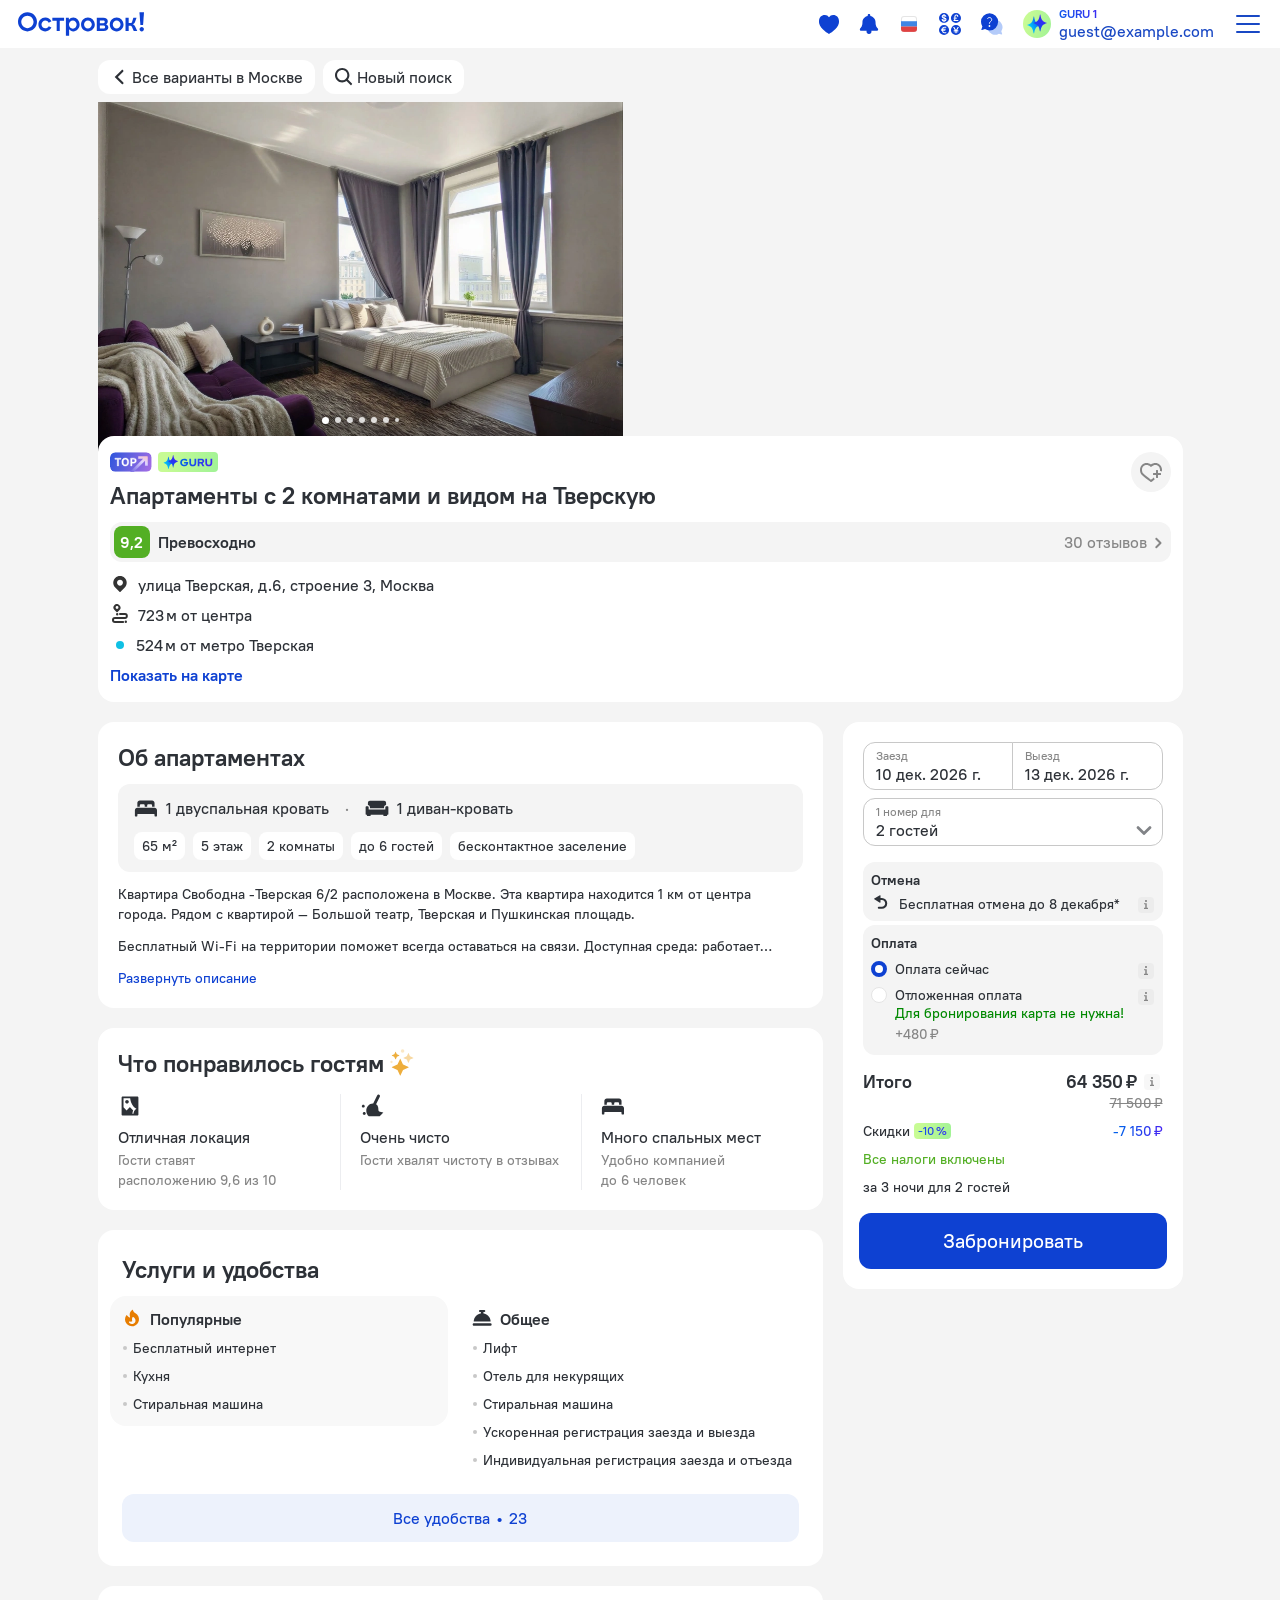
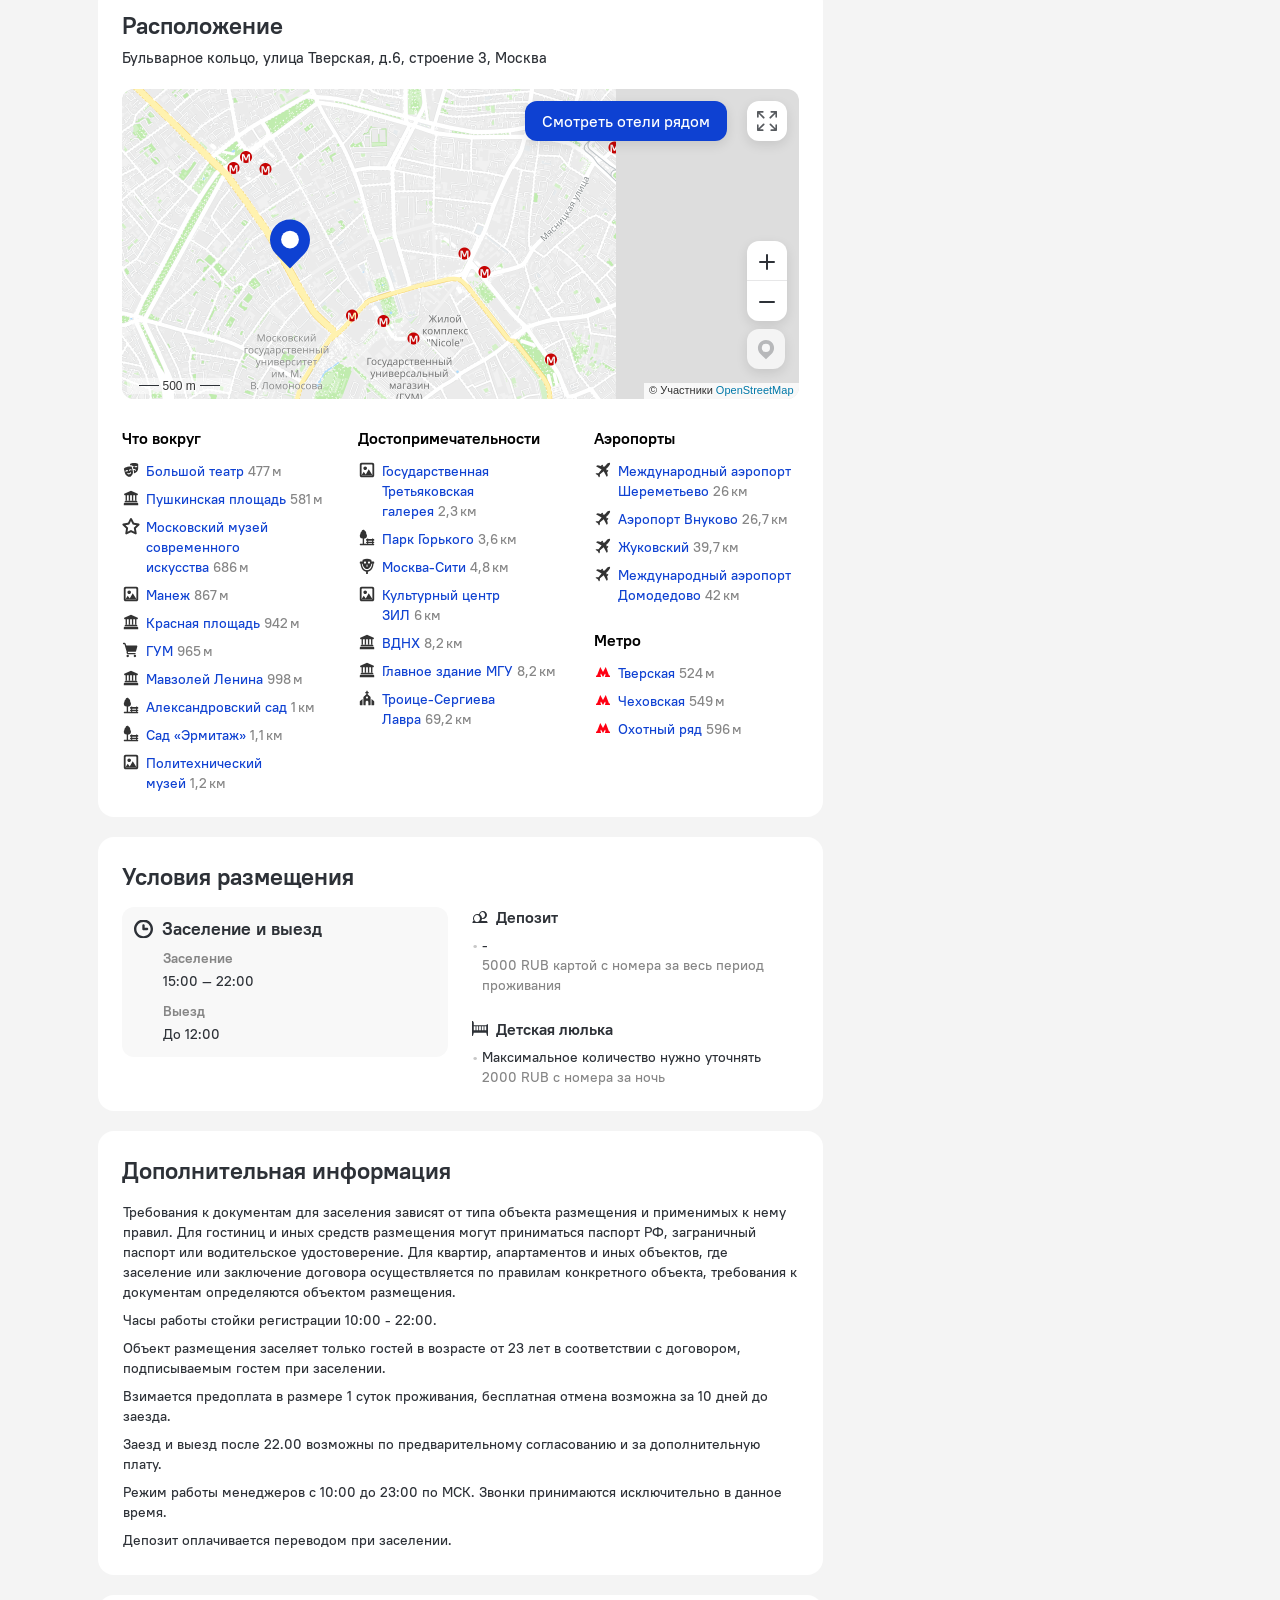
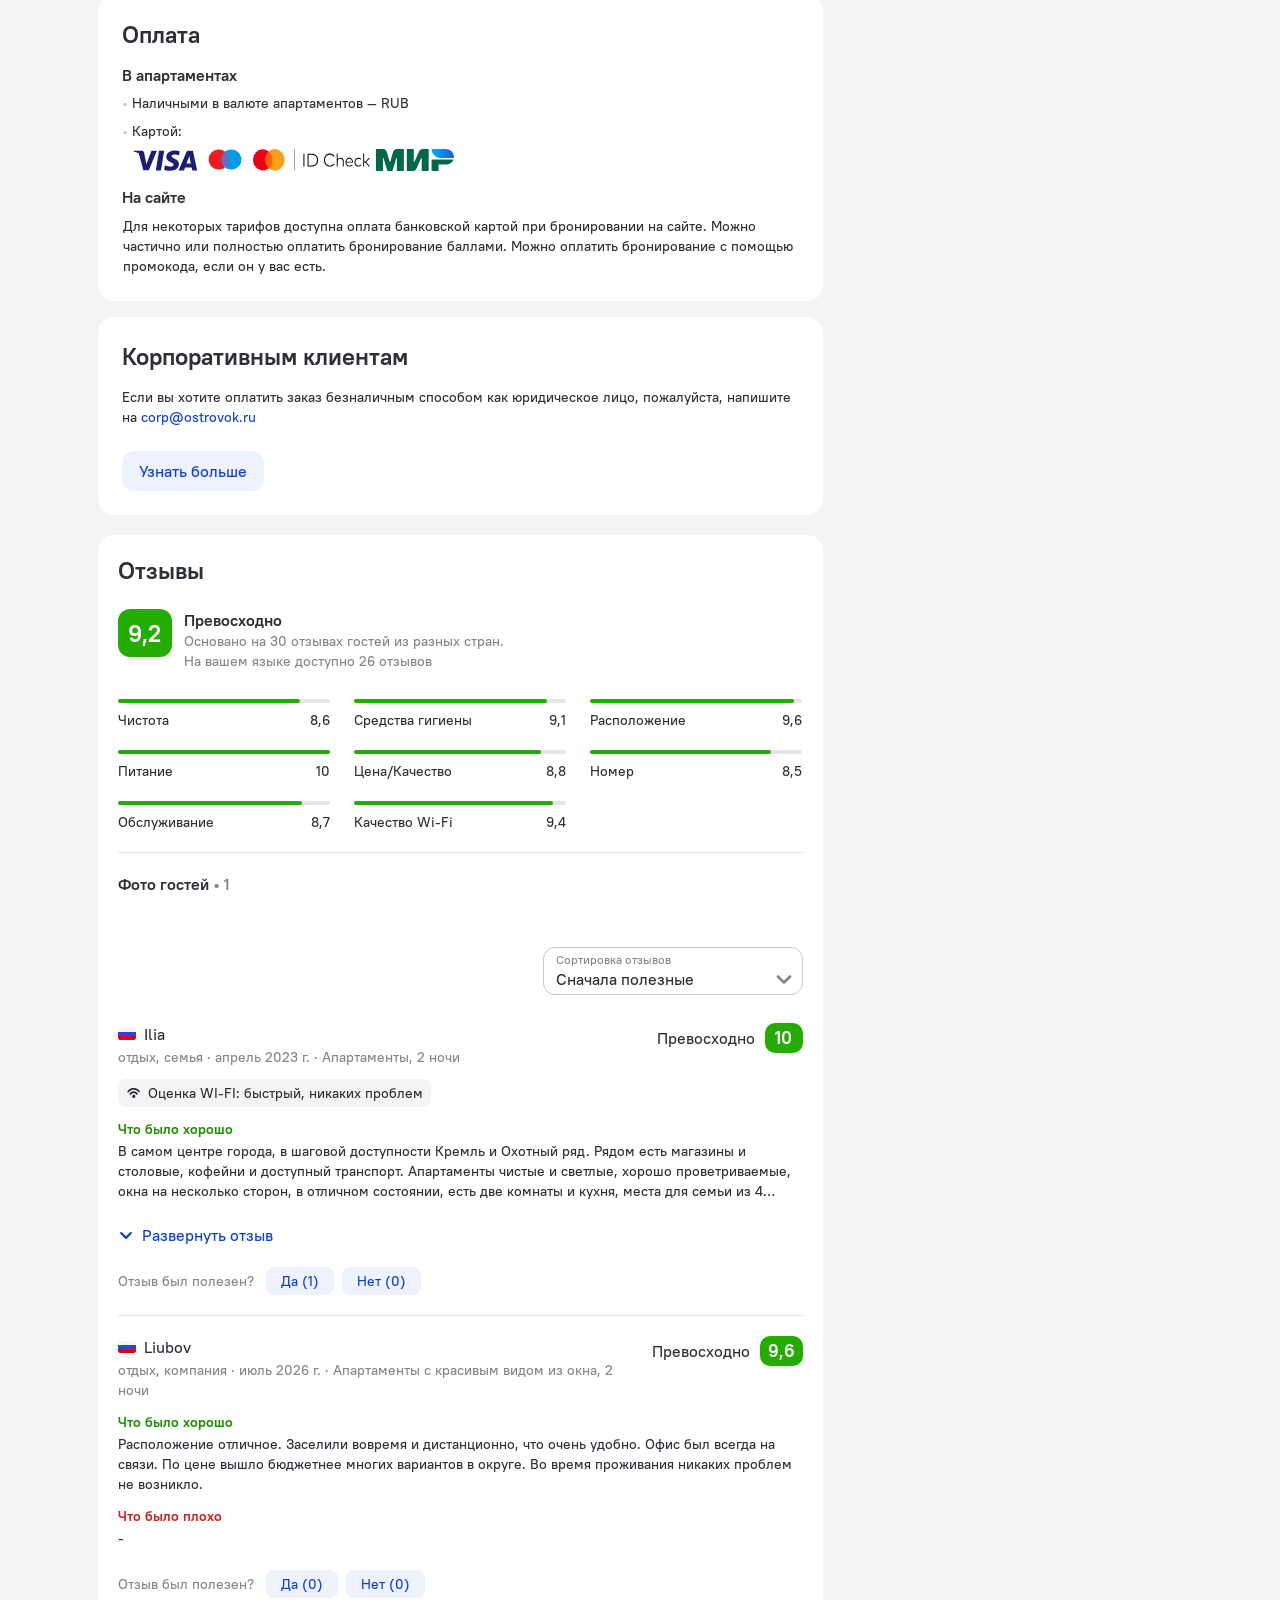
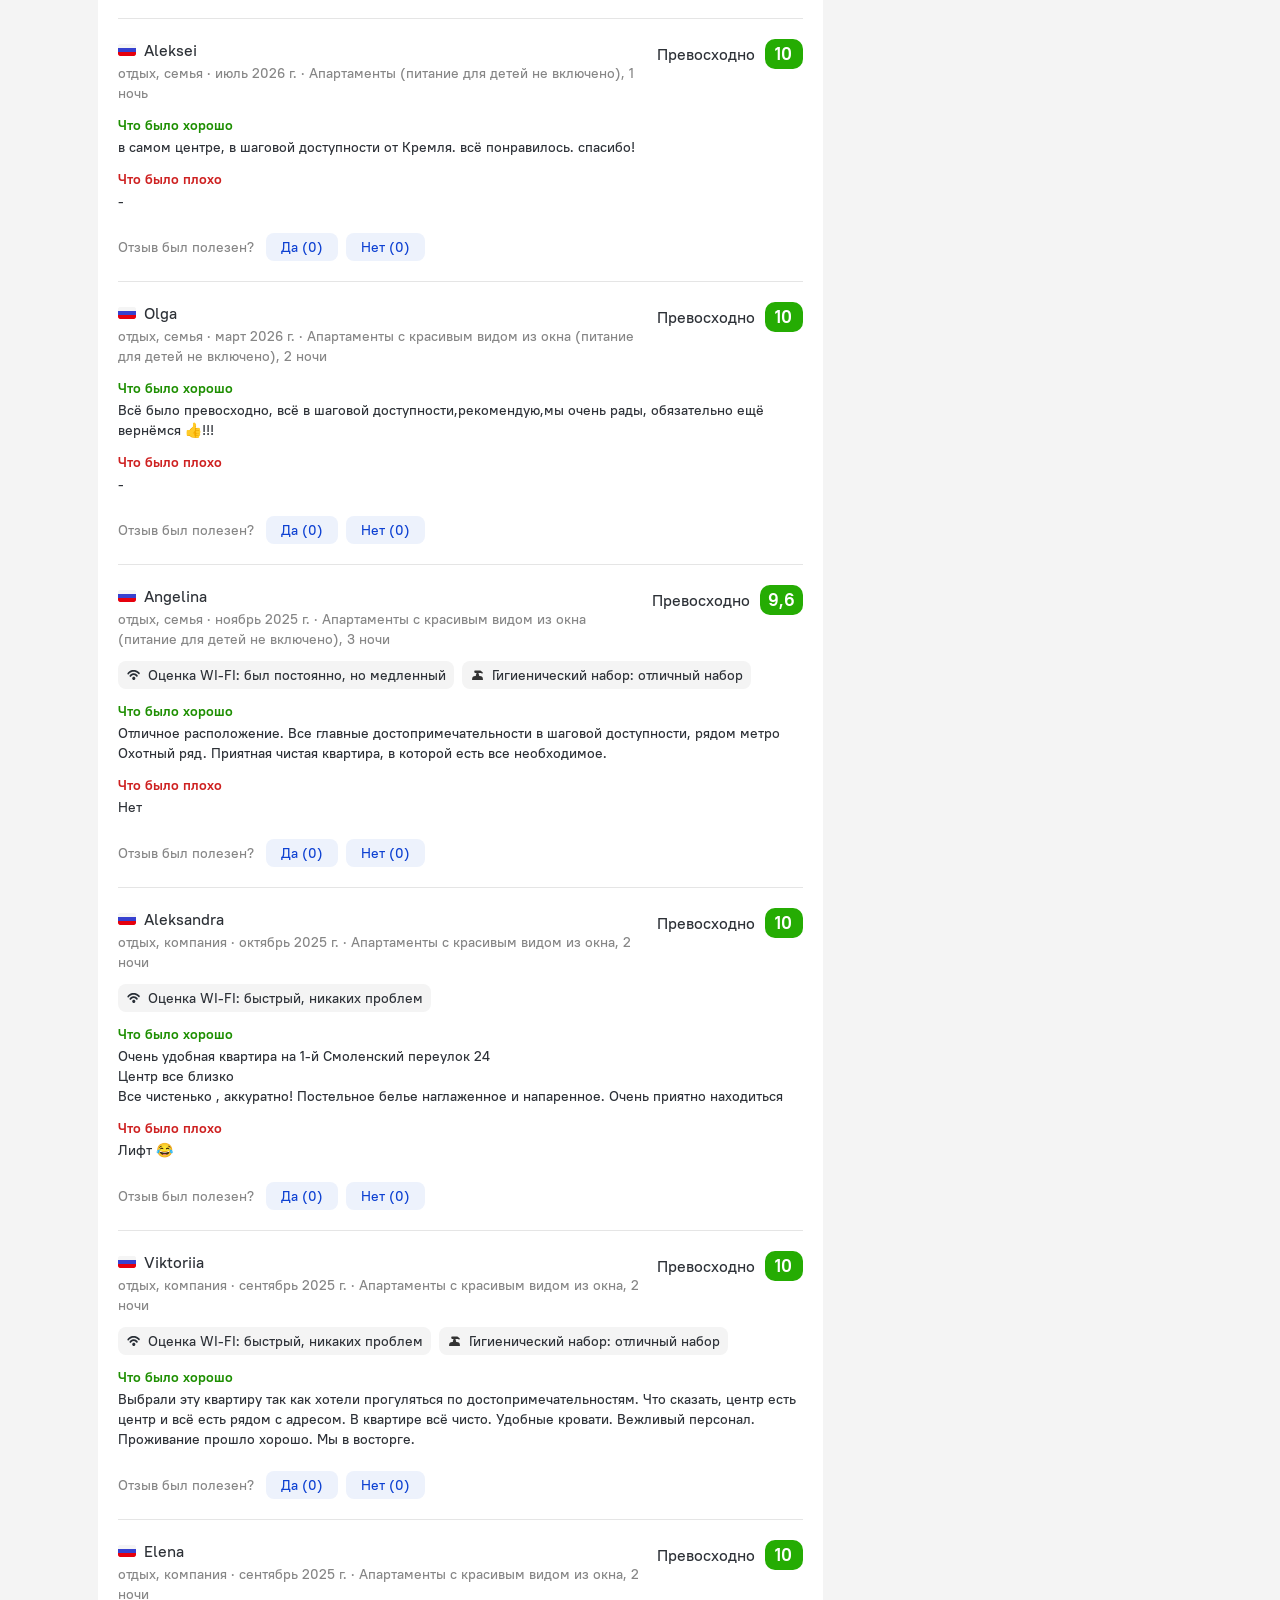
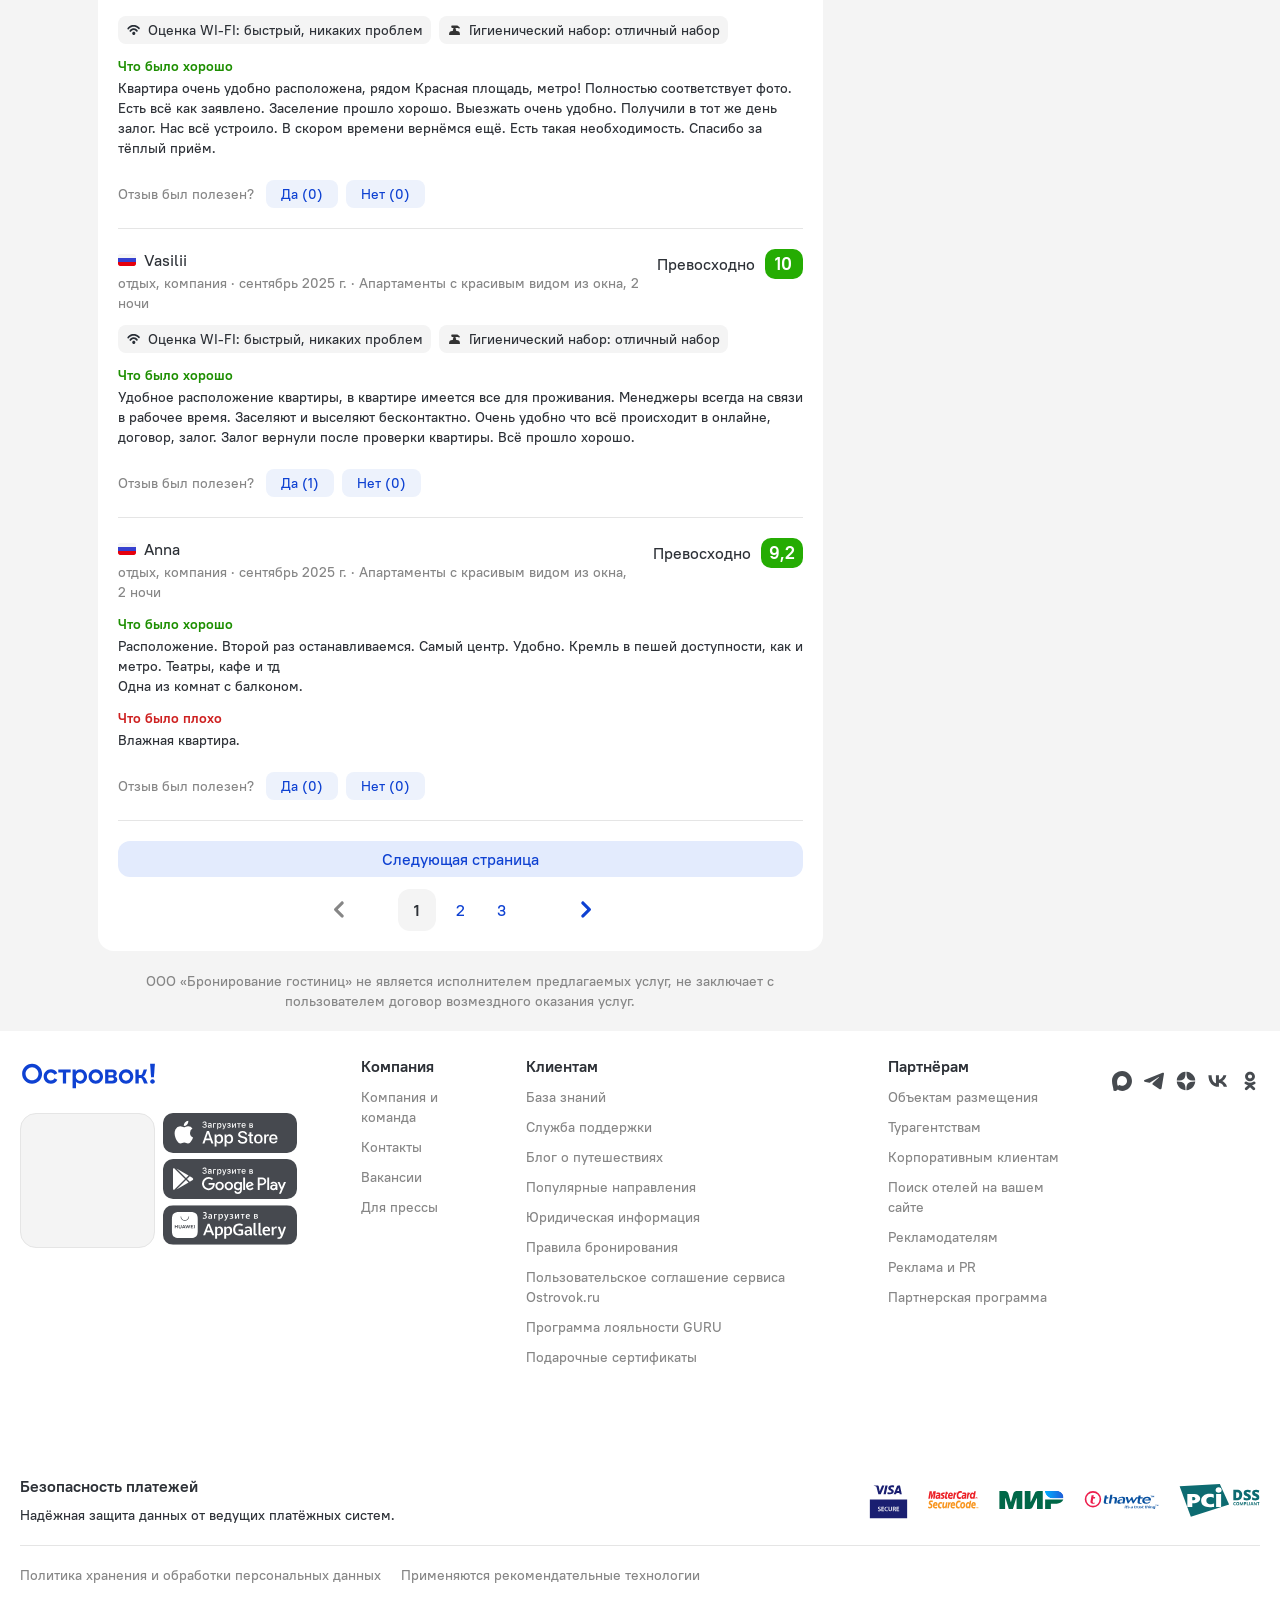
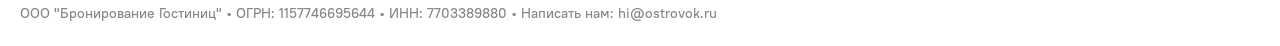
<file: mobile.html>
<!doctype html>
<html data-ab="8" data-hv="d" data-hn="3" data-bn="2" lang="ru" dir="ltr" style="--palette-black: #2d3137; --palette-dark: #868686; --palette-gray: #c8c8c8; --palette-light: #e5e5e5; --palette-ulight: #f4f4f4; --palette-white: #ffffff; --palette-disabled: #afafaf; --palette-main: #0E41D2; --palette-sec: #E3EBFD; --border: #e5e5e5; --disabled-overlay: rgba(246, 246, 246, 0.8); --disabled-filter: grayscale(0.5) opacity(0.4); --header-bg: #ffffff; --header-bg-secondary: #f4f4f4; --header-logo-main-max-height: 40px; --header-logo-partner-max-height: 40px; --header-main: #0E41D2; --header-secondary: rgb(180, 203, 249); --header-typo: rgb(25, 72, 196); --header-menu-typo: #868686; --header-menu-typo-secondary: #868686; --header-active: #2d3137; --header-height: 48px; --header-height-secondary: 48px; --colored-primary-bg: #0E41D2; --colored-primary-typo: #ffffff; --colored-primary-hover-bg: rgb(6, 54, 200); --colored-primary-active-bg: rgb(0, 23, 176); --colored-secondary-bg: #E3EBFD; --colored-secondary-typo: rgb(14, 65, 210); --colored-secondary-hover-bg: rgb(224, 232, 250); --colored-secondary-active-bg: rgb(220, 228, 246); --button-primary-bg: #0E41D2; --button-primary-typo: #ffffff; --button-primary-hover-bg: rgb(6, 54, 200); --button-primary-active-bg: rgb(0, 23, 176); --button-secondary-bg: #E3EBFD; --button-secondary-typo: rgb(14, 65, 210); --button-secondary-hover-bg: rgb(224, 232, 250); --button-secondary-active-bg: rgb(220, 228, 246); --button-danger-bg: rgb(206, 33, 33); --button-danger-typo: #ffffff; --button-danger-hover-bg: rgb(189, 53, 44); --button-danger-active-bg: rgb(165, 32, 24); --button-outline-border: #0E41D2; --button-outline-typo: #0E41D2; --button-outline-hover-border: rgb(6, 54, 200); --button-outline-active-border: rgb(0, 23, 176); --multibutton-border: #e5e5e5; --multibutton-on-bg: #ffffff; --multibutton-on-typo: #0E41D2; --multibutton-off-bg: #f4f4f4; --multibutton-off-typo: #868686; --field-bg: #ffffff; --field-typo: #2d3137; --field-placeholder: #afafaf; --field-label: #2d3137; --field-border: #e5e5e5; --field-hover-border: rgb(6, 54, 200); --field-active-border: rgb(0, 23, 176); --dropdown-selected-bg: rgba(14, 65, 210, 0.09999999999999998); --selected-bg: rgba(14, 65, 210, 0.09999999999999998); --box-border: #e5e5e5; --box-bg: #ffffff; --box-hover-border: rgb(6, 54, 200); --box-active-bg: rgba(14, 65, 210, 0.4); --box-on-bg: #0E41D2; --box-on-typo: #ffffff; --box-on-hover-bg: rgb(6, 54, 200); --calendar-holiday-color-edge: #ffddbb; --calendar-holiday-color: #be0000; --link: #0E41D2; --link-hover: rgb(0, 23, 176); --link-active: rgb(0, 0, 158); --link-alt: rgb(146, 188, 255); --link-alt-hover: rgb(188, 221, 255); --link-alt-active: rgb(215, 237, 255); --text: #2d3137; --text-secondary: #868686; --text-alt: #ffffff; --block-bg: #ffffff; --block-bg-secondary: #f4f4f4; --block-bg-alt: #2d3137; --shadow: rgba(45, 49, 55, 0.3); --alert: #ce2121; --alert-bg: rgb(252, 234, 234); --alert-alt: rgb(234, 165, 165); --alert-outline: rgba(206, 33, 33, 0.4); --success: #53af24; --success-bg: rgb(220, 239, 211); --success-alt: rgb(186, 223, 168); --warning: #e77c00; --warning-bg: rgb(246, 228, 206); --warning-alt: rgb(255, 173, 78); --highlight-bg: #fff8e6; --focus-outline: rgba(14, 65, 210, 0.4); --logo-bg: transparent; --brand-typo-like: #0E41D2; --fidelity-dreams: #ff6464; --fidelity-guru-points-main: #fb3e7f; --fidelity-guru-points-secondary: #ff872c; --fidelity-guru-points-bg: #fff5f9; --fidelity-segment-black: rgb(70,74,80); --fidelity-segment-gold: rgb(255,201,55); --fidelity-segment-platinum: rgb(214,205,192); --fidelity-segment-silver: rgb(179,198,216); --social-facebook-color: #1382ff; --social-telegram-color: #23a2e3; --social-viber-color: #675bac; --social-apple-color: #2d3137; --z-index-start: 1; --z-index-tip: 2; --z-index-popup: 12; --z-index-popup-important: 22; --z-index-cookie-banner: 32; --p-primary: #0E41D2; --p-primary-hover: rgb(6, 54, 200); --p-primary-active: rgb(0, 23, 176); --p-brand: #0E41D2; --p-brand-hover: rgb(6, 54, 200); --p-brand-active: rgb(0, 23, 176); --p-secondary: rgb(237, 242, 252); --p-secondary-hover: rgb(234, 239, 249); --p-secondary-active: rgb(230, 235, 245); --p-focus: rgba(14, 65, 210, 0.4); --p-highlight: rgb(238, 249, 255); --p-disabled-cover: rgba(246, 246, 246, 0.8); --p-disabled-inv-cover: rgba(0, 0, 0, 0.6); --p-link: #0E41D2; --p-link-hover: rgb(42, 99, 245); --p-link-inv: rgb(146, 188, 255); --p-link-inv-hover: rgb(188, 221, 255); --p-neutral-100-04: rgba(0,0,0,0.04); --p-neutral-100-46: rgba(0,0,0,0.46); --p-neutral-100-90: rgba(0,0,0,0.90); --p-neutral-80: #2D3137; --p-neutral-50: #868686; --p-neutral-20: #C8C8C8; --p-neutral-10: #E5E5E5; --p-neutral-05: #F4F4F4; --p-neutral-03: #F8F8F8; --p-neutral-0: #FFFFFF; --p-neutral-0-12: rgba(0,0,0,0.12); --p-neutral-0-90: rgba(0,0,0,0.90); --p-alert: #CE2121; --p-alert-hover: #BA0505; --p-alert-bg: #FAE9E9; --p-warning: #E77D00; --p-warning-bg: #FAE5CC; --p-success: #53AF24; --p-success-bg: #DDEFD3; --t-radius-2xs: 4px; --t-radius-xs: 6px; --t-radius-sm: 8px; --t-radius-md: 12px; --t-radius-lg: 20px; --t-compsize-2xs: 32px; --t-compsize-xs: 36px; --t-compsize-sm: 40px; --t-compsize-md: 48px; --t-compsize-lg: 56px; --t-compsize-xl: 60px; --t-spacing-2xs: 2px; --t-spacing-xs: 4px; --t-spacing-sm: 8px; --t-spacing-md: 12px; --t-spacing-lg: 16px; --t-spacing-xl: 20px; --t-spacing-2xl: 24px; --t-fontsize-xs: 12px; --t-fontsize-sm: 14px; --t-fontsize-md: 16px; --t-fontsize-lg: 20px; --t-iconsize-xs: 14px; --t-iconsize-sm: 14px; --t-iconsize-md: 16px; --t-iconsize-lg: 20px; --t-button-primary-bg: #0E41D2; --t-button-primary-hover-bg: rgb(6, 54, 200); --t-button-primary-active-bg: rgb(0, 23, 176); --t-button-primary-label: #FFFFFF; --t-button-secondary-bg: rgb(237, 242, 252); --t-button-secondary-hover-bg: rgb(234, 239, 249); --t-button-secondary-active-bg: rgb(230, 235, 245); --t-button-secondary-label: #0E41D2; --t-button-ghost-label: #0E41D2; --t-button-ghost-label-hover: rgb(42, 99, 245); --t-button-alert-bg: #CE2121; --t-button-alert-hover-bg: #BA0505; --t-button-alert-active-bg: #CE2121; --t-button-alert-label: #FFFFFF; --t-button-disabled-cover: rgba(246, 246, 246, 0.8); --t-button-focus: rgba(14, 65, 210, 0.4); --t-button-radius: 12px; --t-button-inv-primary-bg: #FFFFFF; --t-button-inv-primary-hover-bg: rgb(237, 242, 252); --t-button-inv-primary-active-bg: rgb(237, 242, 252); --t-button-inv-primary-label: #0E41D2; --t-button-inv-secondary-bg: rgb(237, 242, 252); --t-button-inv-secondary-hover-bg: rgb(234, 239, 249); --t-button-inv-secondary-active-bg: rgb(230, 235, 245); --t-button-inv-secondary-label: #0E41D2; --t-button-inv-ghost-label: rgb(146, 188, 255); --t-button-inv-ghost-label-hover: rgb(188, 221, 255); --t-textinput-filled-bg: #F4F4F4; --t-textinput-filled-bg-hover: #F8F8F8; --t-textinput-filled-stroke: #F4F4F4; --t-textinput-filled-stroke-hover: #E5E5E5; --t-textinput-outline-bg: #FFFFFF; --t-textinput-outline-stroke: #C8C8C8; --t-textinput-outline-stroke-hover: #868686; --t-textinput-focus: rgba(14, 65, 210, 0.4); --t-textinput-title: #868686; --t-textinput-value: #2D3137; --t-textinput-value-placeholder: #868686; --t-textinput-value-autofill: #C8C8C8; --t-textinput-disabled-cover: rgba(246, 246, 246, 0.8); --t-textinput-stroke-alert: #CE2121; --t-textinput-toggle-typo: #2D3137; --t-textinput-toggle-filled-bg: #E5E5E5; --t-textinput-toggle-outline-bg: #E5E5E5; --t-textinput-toggle-thumb-bg: #FFFFFF; --t-textinput-filled-select-bg: #FFFFFF; --t-textinput-outline-select-bg: #F4F4F4; --t-textinput-outline-select-bg-hover: #FFFFFF; --t-textinput-radius: 12px; --t-textinput-toggle-radius: 8px; --t-textinput-thumb-radius: 6px; --t-textinput-textfield-select-radius: 8px; --t-textarea-filled-bg: #F4F4F4; --t-textarea-filled-bg-hover: #F8F8F8; --t-textarea-filled-stroke: #F4F4F4; --t-textarea-filled-stroke-hover: #E5E5E5; --t-textarea-outline-bg: #FFFFFF; --t-textarea-outline-stroke: #C8C8C8; --t-textarea-outline-stroke-hover: #868686; --t-textarea-focus: rgba(14, 65, 210, 0.4); --t-textarea-title: #868686; --t-textarea-value: #2D3137; --t-textarea-value-placeholder: #868686; --t-textarea-value-autofill: #C8C8C8; --t-textarea-disabled-cover: rgba(246, 246, 246, 0.8); --t-textarea-stroke-alert: #CE2121; --t-textarea-toggle-typo: #2D3137; --t-textarea-toggle-filled-bg: #E5E5E5; --t-textarea-toggle-outline-bg: #E5E5E5; --t-textarea-toggle-thumb-bg: #FFFFFF; --t-textarea-filled-select-bg: #FFFFFF; --t-textarea-outline-select-bg: #F4F4F4; --t-textarea-outline-select-bg-hover: #FFFFFF; --t-textarea-radius: 12px; --t-textarea-toggle-radius: 8px; --t-textarea-thumb-radius: 6px; --t-textarea-select-radius: 8px; --brand-logo: img/37436c9706b3a372.svg;">
<head>
<meta charset="utf-8">
<meta name="viewport" content="width=device-width,initial-scale=1">
<title>Квартира Свободна -Тверская 6/2 — что понравилось гостям, 3 пункта (мобильная)</title>
<link rel="stylesheet" href="kit/bundles/prod.css">
<link rel="stylesheet" href="kit/bundles/ok-typography.css">
<link rel="stylesheet" href="combined.css?46f75fca">
<link rel="stylesheet" href="reviews.css?adf14aad">
<link rel="stylesheet" href="about.css?3de6b694">
<link rel="stylesheet" href="guests.css?9e941f62">
<link rel="stylesheet" href="rate.css?4d6cae05">
<link rel="icon" href="data:,">
</head>
<body>
<div class="DefaultLayout_layout__dgBJF"><div class="DefaultLayout_top__9vBSh"><div class="DefaultLayout_header__qI7jP"><div><div class="HeaderB2C_main__nv7JA" data-testid="header"><a class="Logo_logo__epKCW Logo_logo_position_first__QUWVr Logo_logo_type_main__Qa5zH external" href="/" data-testid="header-logo-link"><img alt="" src="img/37436c9706b3a372.svg"></a><div class="Widgets_widgets__2JHIW"><a href="/sp/favorite/?ref=header-fav-widget-link" target="_blank" data-testid="favorites-control"><div class="PopupControl_root__6gBTn"><div class="PopupControl_icon__njWnD"><svg width="20" height="20" viewbox="0 0 20 20"><path fill="#0E41D2" d="M19.787 9.431C18.699 15.046 10 19.9 10 19.9S1.301 15.045.213 9.43C-.859 3.9 2.296 1.01 5.556 1.01A4.938 4.938 0 0 1 10 3.232a4.938 4.938 0 0 1 4.444-2.222c3.26 0 6.415 2.889 5.343 8.421Z"></path></svg></div></div></a><div class="clickOutside"><button class="Wrapper_control__UfBmt" type="button"><div class="PopupControl_root__6gBTn" data-testid="notification-control"><div class="PopupControl_icon__njWnD"><svg width="20" height="20" viewbox="0 0 20 20"><path fill="#0E41D2" d="m18.66 14.354.154.16c.246.259.355.568.353.87a1.297 1.297 0 0 1-1.314 1.283h-5.495a2.5 2.5 0 1 1-4.716 0H2.147c-.782 0-1.31-.625-1.314-1.282a1.237 1.237 0 0 1 .353-.87c.049-.052.1-.105.155-.16.813-.838 2.115-2.178 2.115-6.022 0-3.113 2.23-5.605 5.235-6.216v-.835C8.691.574 9.277 0 10 0s1.309.574 1.309 1.282v.835c3.006.611 5.235 3.103 5.235 6.216 0 3.844 1.302 5.184 2.116 6.021Z"></path></svg></div></div></button></div><div class="Widgets_widget-desktopUp___3sVF"><div class="clickOutside"><button class="Wrapper_control__UfBmt" type="button"><div class="PopupControl_root__6gBTn" data-testid="language-widget-control"><div class="PopupControl_icon__njWnD"><svg xmlns="http://www.w3.org/2000/svg" xmlns:xlink="http://www.w3.org/1999/xlink" width="16" height="16" viewbox="0 0 16 16"><defs><rect id="prefix__a" width="16" height="16" x="0" y="0" rx="3"></rect></defs><g fill="none" fill-rule="evenodd"><mask id="prefix__b" fill="#fff"><use xlink:href="#prefix__a"></use></mask><use fill="#E5E5E5" xlink:href="#prefix__a"></use><g mask="url(#prefix__b)"><g transform="translate(0 .889)"><rect width="14" height="6.222" x="1" fill="#FFF" rx="2"></rect><path fill="#4086E4" d="M0 4.333H16V9.666H0z"></path><path fill="#E04242" d="M0 9.667H16V15H0z"></path></g></g></g></svg></div></div></button></div></div><div class="Widgets_widget-desktopUp___3sVF"><div class="clickOutside"><button class="Wrapper_control__UfBmt" type="button"><div class="PopupControl_root__6gBTn" data-testid="currency-control"><div class="PopupControl_icon__njWnD"><svg width="22" height="22" viewbox="0 0 24 24"><path fill="#0E41D2" d="M5.5 13a5.5 5.5 0 1 1 0 11 5.5 5.5 0 0 1 0-11Zm13 0a5.5 5.5 0 1 1 0 11 5.5 5.5 0 0 1 0-11Zm-1.79 2.17h-1.36l1.95 3.56H16v.88h1.95v.62H16v.88h1.95v1.06h1.2v-1.06h1.95v-.88h-1.95v-.62h1.95v-.88h-1.33l1.88-3.56h-1.3l-1.78 3.47-1.86-3.47Zm-8.644-.183h-1.9c-.766 0-1.393.192-1.88.575-.438.345-.735.848-.892 1.509l-.048.226h-.93l-.25.88h1.1v.62h-.85l-.25.88h1.17c.14.78.452 1.36.935 1.74.43.338.977.525 1.64.563l.255.007h1.8v-1.06h-1.8c-.426 0-.771-.093-1.035-.28-.23-.163-.398-.431-.503-.804l-.042-.166h2.13l.25-.88h-2.46v-.62h2.64l.25-.88h-2.81c.1-.46.28-.783.54-.97.223-.16.51-.251.86-.274l.18-.006h1.59l.31-1.06ZM5.5 0a5.5 5.5 0 1 1 0 11 5.5 5.5 0 0 1 0-11Zm13 0a5.5 5.5 0 1 1 0 11 5.5 5.5 0 0 1 0-11ZM6.02 1H4.96v.94c-.34.04-.635.117-.885.23s-.458.253-.625.42a1.636 1.636 0 0 0-.375.575 1.92 1.92 0 0 0-.125.695c0 .327.058.6.175.82.117.22.268.405.455.555.187.15.4.272.64.365.16.062.323.119.489.169l.251.071v2.11c-.273-.073-.473-.212-.6-.415-.106-.17-.176-.403-.213-.7L4.13 6.65H2.85c.047.747.238 1.317.575 1.71.3.35.737.573 1.313.67l.222.03V10h1.06v-.94c.727-.073 1.263-.29 1.61-.65.347-.36.52-.813.52-1.36 0-.353-.063-.647-.19-.88a1.86 1.86 0 0 0-.49-.585c-.2-.157-.427-.28-.68-.37l-.383-.129-.387-.116V3.05c.247.06.425.178.535.355.088.141.151.329.19.562l.025.183h1.28c-.047-.667-.23-1.183-.55-1.55-.284-.326-.706-.536-1.264-.63l-.216-.03V1Zm12.898.717c-.32 0-.611.052-.875.155a1.943 1.943 0 0 0-1.12 1.095 2.126 2.126 0 0 0-.148.66l-.007.18v1.26h-.9v.88h.9v.18c0 .24-.02.445-.06.615-.04.17-.098.315-.175.435-.076.12-.17.225-.28.315-.073.06-.154.118-.244.173l-.14.082v1.06h5.2v-1.06h-3.63a1.5 1.5 0 0 0 .404-.63c.07-.206.11-.47.122-.79l.003-.2v-.18h1.75v-.88h-1.75v-1.26c0-.3.087-.537.26-.71.174-.173.404-.26.69-.26.28 0 .494.087.64.26.126.148.205.38.238.695l.012.165h1.26c-.02-.707-.216-1.257-.59-1.65-.373-.393-.893-.59-1.56-.59ZM6.02 6.14c.253.093.462.207.625.34a.671.671 0 0 1 .245.55.87.87 0 0 1-.21.585c-.14.163-.36.278-.66.345V6.14ZM4.96 3.05v1.62c-.22-.08-.4-.18-.54-.3s-.21-.287-.21-.5c0-.193.06-.363.18-.51a.894.894 0 0 1 .422-.269l.148-.041Z"></path></svg></div></div></button></div></div><div class="clickOutside"><button class="Wrapper_control__UfBmt" type="button"><div class="PopupControl_root__6gBTn" data-testid="support-control"><div class="PopupControl_icon__njWnD"><svg width="22" height="22" viewbox="0 0 24 24"><defs><mask id="clip"><path fill="#fff" d="M0 0h100v100H0z"></path><path fill="transparent" stroke="#000" d="M9.19 11.743c0-.788.028-1.308.662-1.905 1.049-.989 1.846-1.31 1.795-2.648-.044-1.17-.78-2.02-1.933-2.228-1.167-.211-2.3.312-2.691 1.497"></path><circle cx="9.229" cy="14.17" r="1"></circle></mask></defs><g fill="none" mask="url(#clip)"><path fill="rgb(180, 203, 249)" d="M15.187 7.291a8.252 8.252 0 1 0 4.381 15.247l2.743.915a.571.571 0 0 0 .723-.723l-.907-2.72a8.252 8.252 0 0 0-6.94-12.718z"></path><path fill="#0E41D2" d="M9.338.314a9.324 9.324 0 1 1 0 18.649 9.282 9.282 0 0 1-4.951-1.422l-3.24 1.08a.571.571 0 0 1-.722-.722l1.071-3.214A9.28 9.28 0 0 1 .014 9.639 9.324 9.324 0 0 1 9.338.314z"></path></g></svg></div></div></button></div><div class="clickOutside"><button class="Wrapper_control__UfBmt" type="button"><div class="PopupControl_root__6gBTn" data-testid="user-widget-control"><div class="PopupControl_icon__njWnD"><div class="Control_guruIcon__y40Ct" data-testid="control-guru-icon"><svg width="22" height="22" fill="none" viewbox="0 0 22 22"><path fill="url(#a)" d="M12.02 12.7c.98 1.26 1.58 3.83 1.88 5.54.04.22.46.22.5 0 .3-1.7.9-4.28 1.89-5.54 1.06-1.38 3.13-2.16 4.31-2.52.2-.05.2-.4 0-.46-1.18-.36-3.25-1.14-4.31-2.52-1-1.26-1.59-3.83-1.89-5.54-.04-.22-.46-.22-.5 0-.3 1.71-.9 4.28-1.88 5.54-1.07 1.38-3.14 2.16-4.32 2.52-.2.05-.2.4 0 .46 1.18.36 3.25 1.14 4.32 2.52Z"></path><path fill="url(#b)" d="M5.72 14.8c.98 1.26 1.58 3.83 1.88 5.54.04.22.46.22.5 0 .3-1.7.9-4.28 1.89-5.54 1.06-1.38 3.13-2.16 4.31-2.52.2-.05.2-.4 0-.46-1.18-.36-3.25-1.14-4.31-2.51-1-1.27-1.58-3.84-1.89-5.55-.04-.22-.46-.22-.5 0-.3 1.71-.9 4.28-1.88 5.55-1.07 1.37-3.14 2.15-4.32 2.5-.2.06-.2.42 0 .47 1.18.36 3.25 1.14 4.32 2.52Z"></path><path fill="#2936F3" d="M9.72 8.93c-.73.37-1.47.62-2.02.79-.2.05-.2.4 0 .46 1.18.36 3.25 1.14 4.32 2.52.09.11.17.24.26.37a13.3 13.3 0 0 1 2.02-.78c.2-.06.2-.41 0-.47-1.18-.36-3.25-1.14-4.31-2.51a4.65 4.65 0 0 1-.27-.38Z"></path><defs><lineargradient id="a" x1="11.75" x2="20.06" y1="17.05" y2="4.61" gradientunits="userSpaceOnUse"><stop stop-color="#0A4FEC"></stop><stop offset="1" stop-color="#471AFA"></stop></lineargradient><lineargradient id="b" x1="14.45" x2="1.26" y1="8.03" y2="14.78" gradientunits="userSpaceOnUse"><stop stop-color="#0A4FEC"></stop><stop offset="1" stop-color="#00E0FF"></stop></lineargradient></defs></svg></div></div><div class="PopupControl_content__P27O6" data-testid="user-widget-control-content"><div class="Control_extra__7Tat1"><div class="Fidelity_fidelity__i_fbz Fidelity_fidelity_type_gurupoints__dwHDe"><span class="Fidelity_guruSegment__uBvoi">GURU 1</span></div></div><div class="Control_username__19emW">guest@example.com</div></div></div></button></div><div class="clickOutside"><button class="Wrapper_control__UfBmt" type="button"><div class="MenuWidget_container__5olN_" data-testid="menu-widget-control"><div class="MenuWidget_burger__fUOMb"><svg width="24" height="24"><g fill="none" fill-rule="evenodd"><g fill="currentColor" fill-rule="nonzero" transform="translate(0 3)"><rect width="24" height="2" rx="1"></rect><rect width="24" height="2" y="8" rx="1"></rect><rect width="24" height="2" y="16" rx="1"></rect></g></g></svg></div></div></button></div></div></div><div class="HeaderB2C_extra__Tf8s_"></div></div></div></div><div class="ApartmentPage_hotel__R_DDL"><div class="HotelBreadcrumbs_root__gHdnC"><a class="Link_link___BpEA HotelBreadcrumbs_item__b7tyf HotelBreadcrumbs_item_arrow__UEKZj" href="/hotel/russia/moscow/?dates=10.12.2026-13.12.2026&amp;guests=2">Все варианты в Москве</a><button class="HotelBreadcrumbs_item__b7tyf HotelBreadcrumbs_item_search__HRH2S" type="button" data-testid="breadcrumbs_search">Новый поиск</button></div></div><div class="ApartmentPage_hotelWrapper__4oFMt"><div class="ApartmentPage_content__aUi21" data-mode="datefull"><div class="ApartmentPage_header__31ggb"><div><div class="MobileHeader_gallery__1fTdB"><div class="Gallery_root__01DmD" tabindex="0" role="button"><div class="GallerySlider_root__e6LQV" style="overflow-x: hidden;"><div class="react-swipeable-view-container" style="height: 100%; flex-direction: row; transition: all; direction: ltr; display: flex; will-change: transform; transform: translate(-100%, 0px);"><div aria-hidden="true" data-swipeable="true" style="width: 100%; flex-shrink: 0; overflow: auto;"><picture class="StorageImage_picture___wpnT StorageImage_picture_loaded__1N1FC"><source srcset="img/d141b9baaf9da192.webp" type="image/webp"><source srcset="img/1e2c153529663e7f.jpeg" type="image/jpeg"><img class="GalleryImage_item__zBL1Q" alt="Квартира Свободна -Тверская 6/2" loading="lazy" src="img/1e2c153529663e7f.jpeg"></picture></div><div aria-hidden="false" data-swipeable="true" style="width: 100%; flex-shrink: 0; overflow: auto;"><picture class="StorageImage_picture___wpnT StorageImage_picture_loaded__1N1FC"><source srcset="img/3517ee491b452fd4.webp" type="image/webp"><source srcset="img/9c78260b7dc3fc5f.jpeg" type="image/jpeg"><img class="GalleryImage_item__zBL1Q" alt="Квартира Свободна -Тверская 6/2" loading="lazy" src="img/9c78260b7dc3fc5f.jpeg"></picture></div><div aria-hidden="true" data-swipeable="true" style="width: 100%; flex-shrink: 0; overflow: auto;"><picture class="StorageImage_picture___wpnT StorageImage_picture_loaded__1N1FC"><source srcset="img/9e71f2e4e0a8f98e.webp" type="image/webp"><source srcset="img/4a0ce6de49ebe864.jpeg" type="image/jpeg"><img class="GalleryImage_item__zBL1Q" alt="Квартира Свободна -Тверская 6/2" loading="lazy" src="img/4a0ce6de49ebe864.jpeg"></picture></div></div></div><div class="DotsPagination_container__Bw_Cb DotsPagination_container_height_l__cIr1t"><div class="DotsPagination_dots__GxdoY"><div class="DotsPagination_dot__e6sfK DotsPagination_dot_active__YmMbn DotsPagination_dot_visible__8FO1W"></div><div class="DotsPagination_dot__e6sfK DotsPagination_dot_visible__8FO1W"></div><div class="DotsPagination_dot__e6sfK DotsPagination_dot_visible__8FO1W"></div><div class="DotsPagination_dot__e6sfK DotsPagination_dot_visible__8FO1W"></div><div class="DotsPagination_dot__e6sfK DotsPagination_dot_visible__8FO1W"></div><div class="DotsPagination_dot__e6sfK DotsPagination_dot_visible__8FO1W"></div><div class="DotsPagination_dot__e6sfK DotsPagination_dot_mini___wW4Z DotsPagination_dot_visible__8FO1W"></div><div class="DotsPagination_dot__e6sfK"></div><div class="DotsPagination_dot__e6sfK"></div><div class="DotsPagination_dot__e6sfK"></div><div class="DotsPagination_dot__e6sfK"></div><div class="DotsPagination_dot__e6sfK"></div><div class="DotsPagination_dot__e6sfK"></div><div class="DotsPagination_dot__e6sfK"></div><div class="DotsPagination_dot__e6sfK"></div><div class="DotsPagination_dot__e6sfK"></div><div class="DotsPagination_dot__e6sfK"></div></div></div><div class="GallerySlider_arrows__OVYE7"><div class="ArrowControls_container__A55jt"><button class="ArrowControls_prevButton__lxTka" type="button"><svg width="16" height="16" viewbox="0 0 20 20" fill="currentColor" class="ArrowControls_prevButtonIcon__IposF"><path fill-rule="nonzero" d="M10.908 14.623l6.139-6.14c.5-.499.5-1.315 0-1.815l-.172-.174a1.29 1.29 0 0 0-1.817 0L10 11.553l-5.06-5.06a1.288 1.288 0 0 0-1.814 0l-.173.175c-.5.5-.5 1.316 0 1.816l6.14 6.139a1.288 1.288 0 0 0 1.815 0"></path></svg></button><button class="ArrowControls_nextButton__f_WNy" type="button"><svg width="16" height="16" viewbox="0 0 20 20" fill="currentColor" class="ArrowControls_nextButtonIcon___zjIL"><path fill-rule="nonzero" d="M10.908 14.623l6.139-6.14c.5-.499.5-1.315 0-1.815l-.172-.174a1.29 1.29 0 0 0-1.817 0L10 11.553l-5.06-5.06a1.288 1.288 0 0 0-1.814 0l-.173.175c-.5.5-.5 1.316 0 1.816l6.14 6.139a1.288 1.288 0 0 0 1.815 0"></path></svg></button></div></div></div></div><div class="MobileHeader_header__T_QFW"><div class="MobileHeader_top__KQhht"><div><div class="MobileHeader_regards___baOe"><button type="button" class="FloatingHint_wrapper__VyIWe"><div class="Topstays_root__SpksZ Topstays_root_size_small__GyyeM"></div></button><div class="Label_label__TKeZy Label_label_size_small__vd2eR"></div></div><h1 class="MobileHeader_name__I4O6_">Апартаменты с 2 комнатами и видом на Тверскую</h1></div><button class="HotelHeaderControl_root__w2mmk HotelHeaderControl_root_isRounded__RkE1C" aria-label="favorite-control" type="button"><div class="HotelHeaderControl_content___C_Lw"><div class="FavoriteButton_icon__ad3h1"><svg xmlns="http://www.w3.org/2000/svg" width="22" height="19" fill="none" viewbox="0 0 22 19"><path fill="currentColor" d="M10.952 1.547c2.631-2.01 6.427-2.16 9.018.383 1.075 1.054 1.722 2.465 1.943 3.92a7.603 7.603 0 01-.046 2.557A2.488 2.488 0 0020.5 8H20v-.5c0-.066-.003-.132-.008-.197.02-.382.002-.769-.056-1.152-.166-1.086-.641-2.082-1.366-2.794-1.937-1.899-4.955-1.7-6.917.224a1 1 0 01-1.4 0c-1.951-1.914-4.972-2.097-6.9-.207-.886.87-1.36 2.187-1.353 3.575.006 1.389.493 2.73 1.368 3.625 1.695 1.734 5.26 4.398 7.18 5.833l.44.329c.163-.13.348-.273.557-.436.505-.395 1.156-.904 2.022-1.585l.433-.343v.128c0 .712.297 1.354.775 1.81-.875.688-1.52 1.191-2.015 1.578-.502.392-.852.665-1.134.892a1 1 0 01-1.24.009 72.766 72.766 0 00-.915-.688c-1.868-1.394-5.706-4.259-7.533-6.13-1.3-1.33-1.93-3.2-1.938-5.013-.008-1.813.606-3.69 1.953-5.011 2.575-2.526 6.37-2.405 9-.4z"></path><path fill="currentColor" d="M20.5 10a.5.5 0 01.5.5v1a.5.5 0 01-.5.5H18v2.5a.5.5 0 01-.5.5h-1a.502.502 0 01-.5-.5V12h-2.5a.5.5 0 01-.5-.5v-1a.5.5 0 01.5-.5H16V7.5a.5.5 0 01.5-.5h1a.5.5 0 01.5.5V10h2.5z"></path></svg></div></div></button></div><button class="Rating_root__nvbBx" type="button"><div class="RatingBadge_ratingBadge__6igf6 RatingBadge_ratingBadge_value_9__qV_QQ RatingBadge_ratingBadge_view_newHeader__w7msf" role="button" tabindex="0"><span>9,2</span></div><div class="Rating_descriptionBlock__3LuQa"><p class="Rating_title__qFp18">Превосходно</p><div class="Rating_reviews__6lQF2"><span>30 отзывов</span><svg width="14" height="14" viewbox="0 0 20 20" fill="currentColor" class="Rating_arrowIcon__cKEaG"><path fill-rule="nonzero" d="M10.908 14.623l6.139-6.14c.5-.499.5-1.315 0-1.815l-.172-.174a1.29 1.29 0 0 0-1.817 0L10 11.553l-5.06-5.06a1.288 1.288 0 0 0-1.814 0l-.173.175c-.5.5-.5 1.316 0 1.816l6.14 6.139a1.288 1.288 0 0 0 1.815 0"></path></svg></div></div></button><div class="MobileHeader_noRatingContent__tnxIY"></div><div class="MobileHeader_locations__cgfVF"><div><div class="Location_distance__cb85h Location_distance_address__PETAJ">улица Тверская, д.6, строение 3, Москва</div></div><div><div class="Location_distance__cb85h Location_distance_center__J2tby">723 м от центра</div></div><div><div class="Location_distance__cb85h Location_distance_subway__wBT6U">524 м от метро Тверская</div></div><button class="Link_link___BpEA MobileHeader_link__i4w3v" data-testid="hotel-header-address-map-link" type="button">Показать на карте</button></div></div></div></div><div class="ApartmentPage_dates__QbZ_5"><div class="Dates_container__bcR_H"><div class="Dates_titleContainer__Z_j_e"><h2>Ваш поиск</h2><button class="Button_button__ozIOl Button_button_size_xxs__guOor Button_button_view_light__O78zo" tabindex="0"><div class="Button_content__1ypi3">Изменить</div></button></div><div class="Dates_datesContainer__rIReJ"><div class="Dates_datesContent__jkheW"><div><p class="Dates_dateTitle__4YVmf">Заезд</p><div class="Dates_dateAndTime__Ss_e1"><button class="Link_link___BpEA Dates_date__y_h0V" type="button">10 дек 2026, чт</button><p class="Dates_time__kBLen">с 15:00 до 22:00</p></div></div><div><p class="Dates_dateTitle__4YVmf">Выезд</p><div class="Dates_dateAndTime__Ss_e1"><button class="Link_link___BpEA Dates_date__y_h0V" type="button">13 дек 2026, вс</button><p class="Dates_time__kBLen"> до 12:00</p></div></div></div><button class="Button_button__ozIOl Button_button_size_xs__EZYQx Button_button_view_light__O78zo Dates_changeDatesButton__El5y9" tabindex="0"><div class="Button_content__1ypi3">Изменить</div></button></div></div></div><div class="ApartmentPage_availability__ezZS_"><div class="AvailabilityContainer_root__HapR5"><div class="Header_root__jp1w7"><h3 class="CardTitle_cardTitle__sfh2R">Доступные варианты</h3><p class="Header_description__78bL7">На 3 ночи, для 2 взрослых</p></div><div class="ok-avail-rate"><div class="Rates_wrapper__i7L5b"><div class="Rates_container__D4Giq"><div class="Displays_displays__O8QG5"><div class="Displays_overlay__wEeWQ"><div class="Displays_item__BIkie"></div></div><table class="Rates_table__ISkJX"><tbody><tr class="Rates_row__Wrvdn"><td class="Rates_cell__JCoMV Rates_cell_bed__OGqEs"><div class="Bed_wrapper__LAR3J"><div class="Bed_singleBed__PWSlq Bed_singleBed_icon_double__f1l5u Bed_singleBed_multilines__eKRnb">1 двуспальная кровать</div><button type="button" class="FloatingHint_wrapper__VyIWe Bed_hint__WJ9hs"><svg class="HintIcon_root__2xZ6h HintIcon_root_theme_default__dMjQO" fill="none" height="22" viewbox="0 0 22 22" width="22"><rect x="3" y="3" width="16" height="16" rx="4"></rect><path d="M11 6c-.555 0-1.004.459-1.004 1.025 0 .566.45 1.025 1.004 1.025.555 0 1.005-.46 1.005-1.025C12.005 6.459 11.555 6 11 6ZM10.265 13.831H9V15h4v-1.169h-1.265V9.155H9v1.17h1.265v3.506Z"></path></svg></button></div><div class="Bed_wrapper__LAR3J"><div class="Bed_singleBed__PWSlq Bed_singleBed_icon_sofa_bed__O8C5A Bed_singleBed_multilines__eKRnb">1 диван-кровать</div><button type="button" class="FloatingHint_wrapper__VyIWe Bed_hint__WJ9hs"><svg class="HintIcon_root__2xZ6h HintIcon_root_theme_default__dMjQO" fill="none" height="22" viewbox="0 0 22 22" width="22"><rect x="3" y="3" width="16" height="16" rx="4"></rect><path d="M11 6c-.555 0-1.004.459-1.004 1.025 0 .566.45 1.025 1.004 1.025.555 0 1.005-.46 1.005-1.025C12.005 6.459 11.555 6 11 6ZM10.265 13.831H9V15h4v-1.169h-1.265V9.155H9v1.17h1.265v3.506Z"></path></svg></button></div></td></tr><tr class="Rates_row__Wrvdn"><td class="Rates_cell__JCoMV Rates_cell_valueAdd___v1kU"><div class="ValueAdd_wrapper__62DB2"><div class="ValueAdd_inner__Zz3Fv ValueAdd_inner_type_meal__6SHy1"><div class="ValueAdd_textWrapper__ywuMn"><p class="ValueAdd_title__OSIGZ">Питание не включено</p></div></div><button type="button" class="FloatingHint_wrapper__VyIWe ValueAdd_hint__IyrP1"><svg class="HintIcon_root__2xZ6h HintIcon_root_theme_default__dMjQO" fill="none" height="22" viewbox="0 0 22 22" width="22"><rect x="3" y="3" width="16" height="16" rx="4"></rect><path d="M11 6c-.555 0-1.004.459-1.004 1.025 0 .566.45 1.025 1.004 1.025.555 0 1.005-.46 1.005-1.025C12.005 6.459 11.555 6 11 6ZM10.265 13.831H9V15h4v-1.169h-1.265V9.155H9v1.17h1.265v3.506Z"></path></svg></button></div></td></tr><tr class="Rates_row__Wrvdn"><td class="Rates_cell__JCoMV Rates_cell_valueAdd___v1kU"><div class="ValueAdd_wrapper__62DB2"><div class="ValueAdd_inner__Zz3Fv ValueAdd_inner_isFeature__w_X9O ValueAdd_inner_type_cancellation__ggLLB"><div class="ValueAdd_textWrapper__ywuMn"><p class="ValueAdd_title__OSIGZ ValueAdd_title_isFeature__NtaAz">Бесплатная отмена до 8 декабря*</p></div></div><button type="button" class="FloatingHint_wrapper__VyIWe ValueAdd_hint__IyrP1"><svg class="HintIcon_root__2xZ6h HintIcon_root_theme_default__dMjQO" fill="none" height="22" viewbox="0 0 22 22" width="22"><rect x="3" y="3" width="16" height="16" rx="4"></rect><path d="M11 6c-.555 0-1.004.459-1.004 1.025 0 .566.45 1.025 1.004 1.025.555 0 1.005-.46 1.005-1.025C12.005 6.459 11.555 6 11 6ZM10.265 13.831H9V15h4v-1.169h-1.265V9.155H9v1.17h1.265v3.506Z"></path></svg></button></div></td></tr><tr class="Rates_row__Wrvdn"><td class="Rates_cell__JCoMV Rates_cell_valueAdd___v1kU ok-pay-cell"><div class="RateOptionsSelection_optionsWrapper__q62ks"><div class="OptionsTitle_title__0phKd">Оплата</div><div class="RadioGroup_group__Msoq2 RadioGroup_group_column__kU5wV RateOptionsSelection_radioGroup__YlJ1W"><label class="InputRadio_label__Da2_B RadioGroup_radio__tb3Mq RateOptionsSelection_radio__zdtYF"><div class="InputRadio_container__BC5cD"><input class="InputRadio_input__2wMFg InputRadio_input_checked__RPMA6" type="radio" name="ok-pay-r" value="now_card:true" checked=""><span class="InputRadio_icon__CAfZB"></span><span class="InputRadio_text__W_Z4Y"><span><div class="RateOptionsSelection_radioContent__ptV73"><div class="ValueAdd_wrapper__i1dbY"><div class="ValueAdd_inner__ejOg8 ValueAdd_inner_type_payment__flhG_ ValueAdd_inner_noIcon__7sP84"><div class="ValueAdd_textWrapper__4dbkb"><p class="ValueAdd_title__lz9ca">Оплата сейчас</p></div></div><div class="FloatingTooltiped_wrapper__VbKT_ FloatingHint_wrapper__VyIWe ValueAdd_hint__9OfRY"><svg class="HintIcon_root__2xZ6h HintIcon_root_theme_default__dMjQO" fill="none" height="22" viewBox="0 0 22 22" width="22"><rect x="3" y="3" width="16" height="16" rx="4"></rect><path d="M11 6c-.555 0-1.004.459-1.004 1.025 0 .566.45 1.025 1.004 1.025.555 0 1.005-.46 1.005-1.025C12.005 6.459 11.555 6 11 6ZM10.265 13.831H9V15h4v-1.169h-1.265V9.155H9v1.17h1.265v3.506Z"></path></svg></div></div></div></span></span></div></label><label class="InputRadio_label__Da2_B RadioGroup_radio__tb3Mq RateOptionsSelection_radio__zdtYF"><div class="InputRadio_container__BC5cD"><input class="InputRadio_input__2wMFg" type="radio" name="ok-pay-r" value="delayed_card:false"><span class="InputRadio_icon__CAfZB"></span><span class="InputRadio_text__W_Z4Y"><span><div class="RateOptionsSelection_radioContent__ptV73"><div class="ValueAdd_wrapper__i1dbY"><div class="ValueAdd_inner__ejOg8 ValueAdd_inner_type_payment__flhG_ ValueAdd_inner_noIcon__7sP84"><div class="ValueAdd_textWrapper__4dbkb"><p class="ValueAdd_title__lz9ca">Отложенная оплата</p><p class="ValueAdd_subText__aoCu4 ValueAdd_subText_hasFeature__rt8sc">Для бронирования карта не нужна!</p></div></div><div class="FloatingTooltiped_wrapper__VbKT_ FloatingHint_wrapper__VyIWe ValueAdd_hint__9OfRY"><svg class="HintIcon_root__2xZ6h HintIcon_root_theme_default__dMjQO" fill="none" height="22" viewBox="0 0 22 22" width="22"><rect x="3" y="3" width="16" height="16" rx="4"></rect><path d="M11 6c-.555 0-1.004.459-1.004 1.025 0 .566.45 1.025 1.004 1.025.555 0 1.005-.46 1.005-1.025C12.005 6.459 11.555 6 11 6ZM10.265 13.831H9V15h4v-1.169h-1.265V9.155H9v1.17h1.265v3.506Z"></path></svg></div></div><div class="RateOptionsSelection_priceDifference__IiiGj">+480 ₽</div></div></span></span></div></label></div></div></td></tr><tr class="Rates_row__Wrvdn"><td class="Rates_cell__JCoMV Rates_cell_price__rc0sW"><div class="Price_root__ldVtl"><div class="Price_wrapper__PE6pF"><div><div class="Price_baseAmount__v5_Xw" data-price="total">64 350 ₽</div></div></div><div class="Price_guestsAndNights__poQmn">за 3 ночи для 2 гостей</div><div class="Price_taxes__p9rD0 Price_taxes_isAllIn__3fa6w">Все налоги включены</div></div></td></tr><tr class="Rates_row__Wrvdn"><td class="Rates_cell__JCoMV Rates_cell_book__AeSn1 Rates_cell_last__PS7zx"><a class="Button_button__ozIOl Button_button_size_s__D1713 Booking_button__F2IAA" tabindex="0" href="/orders/reserve/"><div class="Button_content__1ypi3">Забронировать</div></a></td></tr></tbody></table></div></div><svg width="20" height="24" viewbox="0 0 20 24" class="Rates_controlButtonForward__h4X_r"><path fill="currentColor" fill-rule="evenodd" clip-rule="evenodd" d="M12.48 2.655l-8.87 8.87 8.846 8.844c.586.585.586 1.534 0 2.12-.586.587-1.535.587-2.12 0l-9.9-9.898c-.45-.45-.548-1.11-.308-1.66.073-.182.183-.352.33-.5l9.9-9.9c.585-.584 1.535-.584 2.12 0s.586 1.538 0 2.123z"></path></svg></div>
</div></div></div><div class="ApartmentPage_sidebarWrapper__AvvRj"><div class="ApartmentPage_sidebarWrapperLeftCol__UIXmj ApartmentPage_sidebarWrapperLeftCol_withSidebar__qEG7W"><div class="ApartmentPage_apartRelatedHotels__jlcNN"></div><div class="ApartmentPage_about__pRX_s"><div class="About_about__0Wwvh" data-variant="g"><h3 class="About_title__hbiou">Об апартаментах</h3>
<div class="vG">
  <ul class="vG-beds ok-t-t-l-medium ok-c-black" data-bn="1"><li><svg viewBox="0 0 24 24" fill="none" xmlns="http://www.w3.org/2000/svg"><path d="M20.5444 11.8662C21.9005 11.8663 22.9995 12.9661 22.9995 14.3223V19.9697C22.9995 20.2409 22.7795 20.4609 22.5083 20.4609H21.0356C20.7644 20.4609 20.5444 20.2409 20.5444 19.9697V18.4971C20.5444 18.2258 20.3244 18.0059 20.0532 18.0058H3.84619C3.57513 18.006 3.35498 18.226 3.35498 18.4971V19.9697C3.35498 20.2408 3.13579 20.4607 2.86475 20.4609H1.39111C1.11988 20.4609 0.899902 20.2409 0.899902 19.9697V14.3223C0.899902 12.9662 1.99903 11.8665 3.35498 11.8662H20.5444ZM18.0884 4.49999C19.4444 4.49999 20.5442 5.59912 20.5444 6.95507V10.6387H18.0884V9.41112C18.0884 8.73304 17.5389 8.18358 16.8608 8.18358H14.4058C13.7277 8.18358 13.1772 8.73304 13.1772 9.41112V10.6387H10.7222V9.41112C10.7222 8.73314 10.1726 8.18375 9.49463 8.18358H7.03857C6.36059 8.18369 5.81104 8.73311 5.81104 9.41112V10.6387H3.35498V6.95507C3.35524 5.59912 4.45503 4.49999 5.81104 4.49999H18.0884Z" fill="currentColor"></path></svg><span>1 двуспальная кровать</span></li></ul><ul class="vG-beds ok-t-t-l-medium ok-c-black" data-bn="2"><li><svg viewBox="0 0 24 24" fill="none" xmlns="http://www.w3.org/2000/svg"><path d="M20.5444 11.8662C21.9005 11.8663 22.9995 12.9661 22.9995 14.3223V19.9697C22.9995 20.2409 22.7795 20.4609 22.5083 20.4609H21.0356C20.7644 20.4609 20.5444 20.2409 20.5444 19.9697V18.4971C20.5444 18.2258 20.3244 18.0059 20.0532 18.0058H3.84619C3.57513 18.006 3.35498 18.226 3.35498 18.4971V19.9697C3.35498 20.2408 3.13579 20.4607 2.86475 20.4609H1.39111C1.11988 20.4609 0.899902 20.2409 0.899902 19.9697V14.3223C0.899902 12.9662 1.99903 11.8665 3.35498 11.8662H20.5444ZM18.0884 4.49999C19.4444 4.49999 20.5442 5.59912 20.5444 6.95507V10.6387H18.0884V9.41112C18.0884 8.73304 17.5389 8.18358 16.8608 8.18358H14.4058C13.7277 8.18358 13.1772 8.73304 13.1772 9.41112V10.6387H10.7222V9.41112C10.7222 8.73314 10.1726 8.18375 9.49463 8.18358H7.03857C6.36059 8.18369 5.81104 8.73311 5.81104 9.41112V10.6387H3.35498V6.95507C3.35524 5.59912 4.45503 4.49999 5.81104 4.49999H18.0884Z" fill="currentColor"></path></svg><span>1 двуспальная кровать</span></li><li class="vG-sep ok-c-dark" aria-hidden="true">·</li><li><svg viewBox="0 0 24 24" fill="none" xmlns="http://www.w3.org/2000/svg"><g clip-path="url(#clip0_3158_4925)"><path d="M2.65869 10.3268C2.75005 10.3268 2.83828 10.34 2.92236 10.363V10.362C2.92559 10.3629 2.92892 10.364 2.93213 10.3649C2.97921 10.3783 3.02487 10.3949 3.06885 10.4147C3.07509 10.4175 3.08122 10.4206 3.0874 10.4235C3.17315 10.4643 3.25159 10.5174 3.32178 10.5798C3.3323 10.5891 3.34291 10.5983 3.35303 10.6081C3.38354 10.6376 3.41239 10.6687 3.43896 10.7018C3.44654 10.7113 3.45321 10.7214 3.46045 10.7311C3.51874 10.8095 3.56558 10.8963 3.59912 10.9899C3.60065 10.9942 3.60253 10.9983 3.604 11.0026C3.62033 11.0502 3.63208 11.0995 3.64111 11.1501C3.64216 11.1559 3.6431 11.1618 3.64404 11.1677C3.65237 11.2196 3.65869 11.2726 3.65869 11.3268V13.613H20.3413V11.3268C20.3413 11.2767 20.3459 11.2275 20.353 11.1794C20.355 11.1663 20.3565 11.1532 20.3589 11.1403C20.3678 11.0932 20.3798 11.0472 20.395 11.0026C20.3965 10.9983 20.3984 10.9942 20.3999 10.9899C20.4334 10.8964 20.4804 10.8094 20.5386 10.7311C20.5458 10.7214 20.5525 10.7113 20.5601 10.7018C20.5831 10.673 20.6082 10.6459 20.6343 10.6198L20.6577 10.5964C20.6639 10.5905 20.6709 10.5854 20.6772 10.5798C20.7474 10.5174 20.8259 10.4643 20.9116 10.4235C20.9178 10.4206 20.9239 10.4176 20.9302 10.4147C20.9741 10.3949 21.0198 10.3783 21.0669 10.3649C21.0704 10.3639 21.0741 10.363 21.0776 10.362V10.363C21.1617 10.34 21.25 10.3268 21.3413 10.3268H22.3745C22.9268 10.3269 23.3745 10.7746 23.3745 11.3268V18.2682C23.3745 18.4892 23.195 18.6686 22.9741 18.6686H22.1108V19.5319C22.1108 19.7528 21.9314 19.9323 21.7104 19.9323H18.7192C18.4983 19.9323 18.3188 19.7528 18.3188 19.5319V18.6686H5.68115V19.5319C5.68115 19.7528 5.50168 19.9323 5.28076 19.9323H2.28955C2.06864 19.9323 1.88916 19.7528 1.88916 19.5319V18.6686H1.02588C0.804966 18.6686 0.625488 18.4892 0.625488 18.2682V11.3268C0.625488 10.7746 1.07321 10.3268 1.62549 10.3268H2.65869ZM19.0776 4.7663C20.1821 4.76642 21.0776 5.66181 21.0776 6.7663V9.04169C19.9316 9.17256 19.0415 10.1458 19.0415 11.3268V12.3132H4.9585V11.3268C4.9585 10.1458 4.06834 9.17258 2.92236 9.04169V6.7663C2.92236 5.66179 3.81788 4.7664 4.92236 4.7663H19.0776Z" fill="currentColor"></path></g><defs><clipPath id="clip0_3158_4925"><rect width="23.9999" height="23.9999" fill="white"></rect></clipPath></defs></svg><span>1 диван-кровать</span></li></ul><ul class="vG-beds ok-t-t-l-medium ok-c-black" data-bn="3"><li><svg viewBox="0 0 24 24" fill="none" xmlns="http://www.w3.org/2000/svg"><path d="M20.5444 11.8662C21.9005 11.8663 22.9995 12.9661 22.9995 14.3223V19.9697C22.9995 20.2409 22.7795 20.4609 22.5083 20.4609H21.0356C20.7644 20.4609 20.5444 20.2409 20.5444 19.9697V18.4971C20.5444 18.2258 20.3244 18.0059 20.0532 18.0058H3.84619C3.57513 18.006 3.35498 18.226 3.35498 18.4971V19.9697C3.35498 20.2408 3.13579 20.4607 2.86475 20.4609H1.39111C1.11988 20.4609 0.899902 20.2409 0.899902 19.9697V14.3223C0.899902 12.9662 1.99903 11.8665 3.35498 11.8662H20.5444ZM18.0884 4.49999C19.4444 4.49999 20.5442 5.59912 20.5444 6.95507V10.6387H18.0884V9.41112C18.0884 8.73304 17.5389 8.18358 16.8608 8.18358H14.4058C13.7277 8.18358 13.1772 8.73304 13.1772 9.41112V10.6387H10.7222V9.41112C10.7222 8.73314 10.1726 8.18375 9.49463 8.18358H7.03857C6.36059 8.18369 5.81104 8.73311 5.81104 9.41112V10.6387H3.35498V6.95507C3.35524 5.59912 4.45503 4.49999 5.81104 4.49999H18.0884Z" fill="currentColor"></path></svg><span>2 двуспальные кровати</span></li><li class="vG-sep ok-c-dark" aria-hidden="true">·</li><li><svg viewBox="0 0 24 24" fill="none" xmlns="http://www.w3.org/2000/svg"><g clip-path="url(#clip0_3158_4925)"><path d="M2.65869 10.3268C2.75005 10.3268 2.83828 10.34 2.92236 10.363V10.362C2.92559 10.3629 2.92892 10.364 2.93213 10.3649C2.97921 10.3783 3.02487 10.3949 3.06885 10.4147C3.07509 10.4175 3.08122 10.4206 3.0874 10.4235C3.17315 10.4643 3.25159 10.5174 3.32178 10.5798C3.3323 10.5891 3.34291 10.5983 3.35303 10.6081C3.38354 10.6376 3.41239 10.6687 3.43896 10.7018C3.44654 10.7113 3.45321 10.7214 3.46045 10.7311C3.51874 10.8095 3.56558 10.8963 3.59912 10.9899C3.60065 10.9942 3.60253 10.9983 3.604 11.0026C3.62033 11.0502 3.63208 11.0995 3.64111 11.1501C3.64216 11.1559 3.6431 11.1618 3.64404 11.1677C3.65237 11.2196 3.65869 11.2726 3.65869 11.3268V13.613H20.3413V11.3268C20.3413 11.2767 20.3459 11.2275 20.353 11.1794C20.355 11.1663 20.3565 11.1532 20.3589 11.1403C20.3678 11.0932 20.3798 11.0472 20.395 11.0026C20.3965 10.9983 20.3984 10.9942 20.3999 10.9899C20.4334 10.8964 20.4804 10.8094 20.5386 10.7311C20.5458 10.7214 20.5525 10.7113 20.5601 10.7018C20.5831 10.673 20.6082 10.6459 20.6343 10.6198L20.6577 10.5964C20.6639 10.5905 20.6709 10.5854 20.6772 10.5798C20.7474 10.5174 20.8259 10.4643 20.9116 10.4235C20.9178 10.4206 20.9239 10.4176 20.9302 10.4147C20.9741 10.3949 21.0198 10.3783 21.0669 10.3649C21.0704 10.3639 21.0741 10.363 21.0776 10.362V10.363C21.1617 10.34 21.25 10.3268 21.3413 10.3268H22.3745C22.9268 10.3269 23.3745 10.7746 23.3745 11.3268V18.2682C23.3745 18.4892 23.195 18.6686 22.9741 18.6686H22.1108V19.5319C22.1108 19.7528 21.9314 19.9323 21.7104 19.9323H18.7192C18.4983 19.9323 18.3188 19.7528 18.3188 19.5319V18.6686H5.68115V19.5319C5.68115 19.7528 5.50168 19.9323 5.28076 19.9323H2.28955C2.06864 19.9323 1.88916 19.7528 1.88916 19.5319V18.6686H1.02588C0.804966 18.6686 0.625488 18.4892 0.625488 18.2682V11.3268C0.625488 10.7746 1.07321 10.3268 1.62549 10.3268H2.65869ZM19.0776 4.7663C20.1821 4.76642 21.0776 5.66181 21.0776 6.7663V9.04169C19.9316 9.17256 19.0415 10.1458 19.0415 11.3268V12.3132H4.9585V11.3268C4.9585 10.1458 4.06834 9.17258 2.92236 9.04169V6.7663C2.92236 5.66179 3.81788 4.7664 4.92236 4.7663H19.0776Z" fill="currentColor"></path></g><defs><clipPath id="clip0_3158_4925"><rect width="23.9999" height="23.9999" fill="white"></rect></clipPath></defs></svg><span>1 диван-кровать</span></li></ul><ul class="vG-beds ok-t-t-l-medium ok-c-black" data-bn="4"><li><svg viewBox="0 0 24 24" fill="none" xmlns="http://www.w3.org/2000/svg"><path d="M20.5444 11.8662C21.9005 11.8663 22.9995 12.9661 22.9995 14.3223V19.9697C22.9995 20.2409 22.7795 20.4609 22.5083 20.4609H21.0356C20.7644 20.4609 20.5444 20.2409 20.5444 19.9697V18.4971C20.5444 18.2258 20.3244 18.0059 20.0532 18.0058H3.84619C3.57513 18.006 3.35498 18.226 3.35498 18.4971V19.9697C3.35498 20.2408 3.13579 20.4607 2.86475 20.4609H1.39111C1.11988 20.4609 0.899902 20.2409 0.899902 19.9697V14.3223C0.899902 12.9662 1.99903 11.8665 3.35498 11.8662H20.5444ZM18.0884 4.49999C19.4444 4.49999 20.5442 5.59912 20.5444 6.95507V10.6387H18.0884V9.41112C18.0884 8.73304 17.5389 8.18358 16.8608 8.18358H14.4058C13.7277 8.18358 13.1772 8.73304 13.1772 9.41112V10.6387H10.7222V9.41112C10.7222 8.73314 10.1726 8.18375 9.49463 8.18358H7.03857C6.36059 8.18369 5.81104 8.73311 5.81104 9.41112V10.6387H3.35498V6.95507C3.35524 5.59912 4.45503 4.49999 5.81104 4.49999H18.0884Z" fill="currentColor"></path></svg><span>2 двуспальные кровати</span></li><li class="vG-sep ok-c-dark" aria-hidden="true">·</li><li><svg viewBox="0 0 24 24" fill="none" xmlns="http://www.w3.org/2000/svg"><path d="M19 11.9996C20.1045 11.9997 20.9999 12.8952 21 13.9996V19.9889C20.9999 20.2097 20.8205 20.3883 20.5996 20.3883H18.9551C18.7344 20.3881 18.5557 20.2096 18.5557 19.9889V18.4C18.5557 18.1791 18.3762 17.9996 18.1553 17.9996H5.84473C5.62381 17.9996 5.44434 18.1791 5.44434 18.4V19.9889C5.44426 20.2096 5.26556 20.388 5.04492 20.3883H3.40039C3.17953 20.3883 3.00008 20.2097 3 19.9889V13.9996C3.00013 12.8952 3.89551 11.9996 5 11.9996H19ZM16.5557 4.58069C17.6602 4.58077 18.5557 5.47617 18.5557 6.58069V10.692H15.5V9.08069C15.5 8.52842 15.0523 8.0807 14.5 8.08069H9.5C8.94772 8.08069 8.5 8.52841 8.5 9.08069V10.692H5.44434V6.58069C5.44434 5.47615 6.33981 4.58074 7.44434 4.58069H16.5557Z" fill="currentColor"></path></svg><span>1 односпальная кровать</span></li><li class="vG-sep ok-c-dark" aria-hidden="true">·</li><li><svg viewBox="0 0 24 24" fill="none" xmlns="http://www.w3.org/2000/svg"><g clip-path="url(#clip0_3158_4925)"><path d="M2.65869 10.3268C2.75005 10.3268 2.83828 10.34 2.92236 10.363V10.362C2.92559 10.3629 2.92892 10.364 2.93213 10.3649C2.97921 10.3783 3.02487 10.3949 3.06885 10.4147C3.07509 10.4175 3.08122 10.4206 3.0874 10.4235C3.17315 10.4643 3.25159 10.5174 3.32178 10.5798C3.3323 10.5891 3.34291 10.5983 3.35303 10.6081C3.38354 10.6376 3.41239 10.6687 3.43896 10.7018C3.44654 10.7113 3.45321 10.7214 3.46045 10.7311C3.51874 10.8095 3.56558 10.8963 3.59912 10.9899C3.60065 10.9942 3.60253 10.9983 3.604 11.0026C3.62033 11.0502 3.63208 11.0995 3.64111 11.1501C3.64216 11.1559 3.6431 11.1618 3.64404 11.1677C3.65237 11.2196 3.65869 11.2726 3.65869 11.3268V13.613H20.3413V11.3268C20.3413 11.2767 20.3459 11.2275 20.353 11.1794C20.355 11.1663 20.3565 11.1532 20.3589 11.1403C20.3678 11.0932 20.3798 11.0472 20.395 11.0026C20.3965 10.9983 20.3984 10.9942 20.3999 10.9899C20.4334 10.8964 20.4804 10.8094 20.5386 10.7311C20.5458 10.7214 20.5525 10.7113 20.5601 10.7018C20.5831 10.673 20.6082 10.6459 20.6343 10.6198L20.6577 10.5964C20.6639 10.5905 20.6709 10.5854 20.6772 10.5798C20.7474 10.5174 20.8259 10.4643 20.9116 10.4235C20.9178 10.4206 20.9239 10.4176 20.9302 10.4147C20.9741 10.3949 21.0198 10.3783 21.0669 10.3649C21.0704 10.3639 21.0741 10.363 21.0776 10.362V10.363C21.1617 10.34 21.25 10.3268 21.3413 10.3268H22.3745C22.9268 10.3269 23.3745 10.7746 23.3745 11.3268V18.2682C23.3745 18.4892 23.195 18.6686 22.9741 18.6686H22.1108V19.5319C22.1108 19.7528 21.9314 19.9323 21.7104 19.9323H18.7192C18.4983 19.9323 18.3188 19.7528 18.3188 19.5319V18.6686H5.68115V19.5319C5.68115 19.7528 5.50168 19.9323 5.28076 19.9323H2.28955C2.06864 19.9323 1.88916 19.7528 1.88916 19.5319V18.6686H1.02588C0.804966 18.6686 0.625488 18.4892 0.625488 18.2682V11.3268C0.625488 10.7746 1.07321 10.3268 1.62549 10.3268H2.65869ZM19.0776 4.7663C20.1821 4.76642 21.0776 5.66181 21.0776 6.7663V9.04169C19.9316 9.17256 19.0415 10.1458 19.0415 11.3268V12.3132H4.9585V11.3268C4.9585 10.1458 4.06834 9.17258 2.92236 9.04169V6.7663C2.92236 5.66179 3.81788 4.7664 4.92236 4.7663H19.0776Z" fill="currentColor"></path></g><defs><clipPath id="clip0_3158_4925"><rect width="23.9999" height="23.9999" fill="white"></rect></clipPath></defs></svg><span>1 диван-кровать</span></li></ul><ul class="vG-beds ok-t-t-l-medium ok-c-black" data-bn="5"><li><svg viewBox="0 0 24 24" fill="none" xmlns="http://www.w3.org/2000/svg"><path d="M20.5444 11.8662C21.9005 11.8663 22.9995 12.9661 22.9995 14.3223V19.9697C22.9995 20.2409 22.7795 20.4609 22.5083 20.4609H21.0356C20.7644 20.4609 20.5444 20.2409 20.5444 19.9697V18.4971C20.5444 18.2258 20.3244 18.0059 20.0532 18.0058H3.84619C3.57513 18.006 3.35498 18.226 3.35498 18.4971V19.9697C3.35498 20.2408 3.13579 20.4607 2.86475 20.4609H1.39111C1.11988 20.4609 0.899902 20.2409 0.899902 19.9697V14.3223C0.899902 12.9662 1.99903 11.8665 3.35498 11.8662H20.5444ZM18.0884 4.49999C19.4444 4.49999 20.5442 5.59912 20.5444 6.95507V10.6387H18.0884V9.41112C18.0884 8.73304 17.5389 8.18358 16.8608 8.18358H14.4058C13.7277 8.18358 13.1772 8.73304 13.1772 9.41112V10.6387H10.7222V9.41112C10.7222 8.73314 10.1726 8.18375 9.49463 8.18358H7.03857C6.36059 8.18369 5.81104 8.73311 5.81104 9.41112V10.6387H3.35498V6.95507C3.35524 5.59912 4.45503 4.49999 5.81104 4.49999H18.0884Z" fill="currentColor"></path></svg><span>2 двуспальные кровати</span></li><li class="vG-sep ok-c-dark" aria-hidden="true">·</li><li><svg viewBox="0 0 24 24" fill="none" xmlns="http://www.w3.org/2000/svg"><path d="M19 11.9996C20.1045 11.9997 20.9999 12.8952 21 13.9996V19.9889C20.9999 20.2097 20.8205 20.3883 20.5996 20.3883H18.9551C18.7344 20.3881 18.5557 20.2096 18.5557 19.9889V18.4C18.5557 18.1791 18.3762 17.9996 18.1553 17.9996H5.84473C5.62381 17.9996 5.44434 18.1791 5.44434 18.4V19.9889C5.44426 20.2096 5.26556 20.388 5.04492 20.3883H3.40039C3.17953 20.3883 3.00008 20.2097 3 19.9889V13.9996C3.00013 12.8952 3.89551 11.9996 5 11.9996H19ZM16.5557 4.58069C17.6602 4.58077 18.5557 5.47617 18.5557 6.58069V10.692H15.5V9.08069C15.5 8.52842 15.0523 8.0807 14.5 8.08069H9.5C8.94772 8.08069 8.5 8.52841 8.5 9.08069V10.692H5.44434V6.58069C5.44434 5.47615 6.33981 4.58074 7.44434 4.58069H16.5557Z" fill="currentColor"></path></svg><span>2 односпальные кровати</span></li><li class="vG-sep ok-c-dark" aria-hidden="true">·</li><li><svg viewBox="0 0 24 24" fill="none" xmlns="http://www.w3.org/2000/svg"><g clip-path="url(#clip0_3158_4925)"><path d="M2.65869 10.3268C2.75005 10.3268 2.83828 10.34 2.92236 10.363V10.362C2.92559 10.3629 2.92892 10.364 2.93213 10.3649C2.97921 10.3783 3.02487 10.3949 3.06885 10.4147C3.07509 10.4175 3.08122 10.4206 3.0874 10.4235C3.17315 10.4643 3.25159 10.5174 3.32178 10.5798C3.3323 10.5891 3.34291 10.5983 3.35303 10.6081C3.38354 10.6376 3.41239 10.6687 3.43896 10.7018C3.44654 10.7113 3.45321 10.7214 3.46045 10.7311C3.51874 10.8095 3.56558 10.8963 3.59912 10.9899C3.60065 10.9942 3.60253 10.9983 3.604 11.0026C3.62033 11.0502 3.63208 11.0995 3.64111 11.1501C3.64216 11.1559 3.6431 11.1618 3.64404 11.1677C3.65237 11.2196 3.65869 11.2726 3.65869 11.3268V13.613H20.3413V11.3268C20.3413 11.2767 20.3459 11.2275 20.353 11.1794C20.355 11.1663 20.3565 11.1532 20.3589 11.1403C20.3678 11.0932 20.3798 11.0472 20.395 11.0026C20.3965 10.9983 20.3984 10.9942 20.3999 10.9899C20.4334 10.8964 20.4804 10.8094 20.5386 10.7311C20.5458 10.7214 20.5525 10.7113 20.5601 10.7018C20.5831 10.673 20.6082 10.6459 20.6343 10.6198L20.6577 10.5964C20.6639 10.5905 20.6709 10.5854 20.6772 10.5798C20.7474 10.5174 20.8259 10.4643 20.9116 10.4235C20.9178 10.4206 20.9239 10.4176 20.9302 10.4147C20.9741 10.3949 21.0198 10.3783 21.0669 10.3649C21.0704 10.3639 21.0741 10.363 21.0776 10.362V10.363C21.1617 10.34 21.25 10.3268 21.3413 10.3268H22.3745C22.9268 10.3269 23.3745 10.7746 23.3745 11.3268V18.2682C23.3745 18.4892 23.195 18.6686 22.9741 18.6686H22.1108V19.5319C22.1108 19.7528 21.9314 19.9323 21.7104 19.9323H18.7192C18.4983 19.9323 18.3188 19.7528 18.3188 19.5319V18.6686H5.68115V19.5319C5.68115 19.7528 5.50168 19.9323 5.28076 19.9323H2.28955C2.06864 19.9323 1.88916 19.7528 1.88916 19.5319V18.6686H1.02588C0.804966 18.6686 0.625488 18.4892 0.625488 18.2682V11.3268C0.625488 10.7746 1.07321 10.3268 1.62549 10.3268H2.65869ZM19.0776 4.7663C20.1821 4.76642 21.0776 5.66181 21.0776 6.7663V9.04169C19.9316 9.17256 19.0415 10.1458 19.0415 11.3268V12.3132H4.9585V11.3268C4.9585 10.1458 4.06834 9.17258 2.92236 9.04169V6.7663C2.92236 5.66179 3.81788 4.7664 4.92236 4.7663H19.0776Z" fill="currentColor"></path></g><defs><clipPath id="clip0_3158_4925"><rect width="23.9999" height="23.9999" fill="white"></rect></clipPath></defs></svg><span>1 диван-кровать</span></li></ul>
  <p class="ok-t-t-m ok-c-dark vG-params"><span class="vG-p">65 м²</span><span class="vG-dot"> · </span><span class="vG-p">5 этаж</span><span class="vG-dot"> · </span><span class="vG-p">2 комнаты</span><span class="vG-dot"> · </span><span class="vG-p">до 6 гостей</span><span class="vG-dot"> · </span><span class="vG-p">бесконтактное заселение</span></p>
</div>
<div class="About_descriptionWrapper__1kb5E"><div class="About_description__ABmXi"><p class="About_descriptionParagraph__u6Wls"><em>Квартира Свободна -Тверская 6/2</em> расположена в Москве. Эта квартира находится 1 км от центра города. Рядом с квартирой — Большой театр, Тверская и Пушкинская площадь.</p></div><div class="About_description__ABmXi"><p class="About_descriptionParagraph__u6Wls">Бесплатный Wi-Fi на территории поможет всегда оставаться на связи. Доступная среда: работает лифт. А ещё в распоряжении гостей индивидуальная регистрация заезда и отъезда и гладильные услуги. Персонал говорит на английском и русском.</p></div></div><button class="About_spoiler___Pkl4" type="button" tabindex="0">Развернуть описание</button>
</div></div><!-- ПРОТОТИП: «Вооооот это вас удивит», вариант F --><div class="ApartmentPage_highlights"><section id="hl" class="hl-f hl-1" data-v="f" aria-label="Особенности апартаментов"><!-- F. Иконки 24 без кружков, разделители --><div class="hx a6 a7"><h3 class="title">Что понравилось <span class="nw">гостям<span class="sp"><svg viewBox="20 20 20 24" width="20" height="24" fill="none" xmlns="http://www.w3.org/2000/svg"><path d="M35.3169 24.4162C35.387 24.2569 35.613 24.2569 35.6831 24.4162L36.8433 27.0542C36.8634 27.1 36.9 27.1366 36.9458 27.1567L39.5838 28.3169C39.7431 28.387 39.7431 28.613 39.5838 28.6831L36.9458 29.8433C36.9 29.8634 36.8634 29.9 36.8433 29.9458L35.6831 32.5838C35.613 32.7431 35.387 32.7431 35.3169 32.5838L34.1567 29.9458C34.1366 29.9 34.1 29.8634 34.0542 29.8433L31.4162 28.6831C31.2569 28.613 31.2569 28.387 31.4162 28.3169L34.0542 27.1567C34.1 27.1366 34.1366 27.1 34.1567 27.0542L35.3169 24.4162Z" fill="currentColor" fill-opacity="0.48"/><path d="M24.3189 23.3868C24.3908 23.2333 24.6092 23.2333 24.6811 23.3868L25.5855 25.3182C25.6053 25.3606 25.6394 25.3947 25.6818 25.4145L27.6132 26.3189C27.7667 26.3908 27.7667 26.6092 27.6132 26.6811L25.6818 27.5855C25.6394 27.6053 25.6053 27.6394 25.5855 27.6818L24.6811 29.6132C24.6092 29.7667 24.3908 29.7667 24.3189 29.6132L23.4145 27.6818C23.3947 27.6394 23.3606 27.6053 23.3182 27.5855L21.3868 26.6811C21.2333 26.6092 21.2333 26.3908 21.3868 26.3189L23.3182 25.4145C23.3606 25.3947 23.3947 25.3606 23.4145 25.3182L24.3189 23.3868Z" fill="currentColor"/><path d="M28.3189 29.3868C28.3908 29.2333 28.6092 29.2333 28.6811 29.3868L30.8611 34.0426C30.8809 34.085 30.915 34.1191 30.9574 34.1389L35.6132 36.3189C35.7667 36.3908 35.7667 36.6092 35.6132 36.6811L30.9574 38.8611C30.915 38.8809 30.8809 38.915 30.8611 38.9574L28.6811 43.6132C28.6092 43.7667 28.3908 43.7667 28.3189 43.6132L26.1389 38.9574C26.1191 38.915 26.085 38.8809 26.0426 38.8611L21.3868 36.6811C21.2333 36.6092 21.2333 36.3908 21.3868 36.3189L26.0426 34.1389C26.085 34.1191 26.1191 34.085 26.1389 34.0426L28.3189 29.3868Z" fill="currentColor"/><circle cx="21" cy="32" r="1" fill="currentColor" fill-opacity="0.3"/><circle cx="30.5" cy="22.5" r="1.5" fill="currentColor" fill-opacity="0.3"/></svg></span></span></h3><ul><li><span class="circ"><svg class="ic" aria-hidden="true"><use href="#i-view"></use></svg></span><span class="hx-txt"><span class="tt">Отличная локация</span><span class="ds">Гости ставят расположению 9,6 из 10</span></span></li><li><span class="circ"><svg class="ic" aria-hidden="true"><use href="#i-clean"></use></svg></span><span class="hx-txt"><span class="tt">Очень чисто</span><span class="ds">Гости хвалят чистоту в отзывах</span></span></li><li><span class="circ"><svg class="ic" aria-hidden="true"><use href="#x-bed"></use></svg></span><span class="hx-txt"><span class="tt">Много спальных мест</span><span class="ds">Удобно компанией до 6 человек</span></span></li></ul></div></section></div><div class="ApartmentPage_geoblock__2kc18"><div class="GeoBlock_geoBlock__wlzuV"><div class="GeoBlock_title__DOLQ1"><h3 class="CardTitle_cardTitle__sfh2R">Расположение</h3></div><p class="GeoBlock_address__H4o9i">Бульварное кольцо, улица Тверская, д.6, строение 3, Москва</p><div class="Map_wrapper__zrcjm"><div class="leaflet-container leaflet-touch leaflet-retina leaflet-fade-anim leaflet-grab leaflet-touch-drag leaflet-touch-zoom" tabindex="0" style="position: relative;"><div class="leaflet-pane leaflet-map-pane" style="transform: translate3d(0px, 0px, 0px);"><div class="leaflet-pane leaflet-tile-pane"><div class="leaflet-layer " style="z-index: 1; opacity: 1;"><div class="leaflet-tile-container leaflet-zoom-animated" style="z-index: 18; transform: translate3d(0px, 0px, 0px) scale(1);"><img alt="" src="img/6590f7e19384f196.png" class="leaflet-tile leaflet-tile-loaded" style="width: 256px; height: 256px; transform: translate3d(-18px, -163px, 0px); opacity: 1;"><img alt="" src="img/f61ef9ca6b3e725a.png" class="leaflet-tile leaflet-tile-loaded" style="width: 256px; height: 256px; transform: translate3d(238px, -163px, 0px); opacity: 1;"><img alt="" src="img/421f0b9caca30608.png" class="leaflet-tile leaflet-tile-loaded" style="width: 256px; height: 256px; transform: translate3d(-18px, 93px, 0px); opacity: 1;"><img alt="" src="img/ec23a526738f9f47.png" class="leaflet-tile leaflet-tile-loaded" style="width: 256px; height: 256px; transform: translate3d(238px, 93px, 0px); opacity: 1;"></div></div></div><div class="leaflet-pane leaflet-overlay-pane"></div><div class="leaflet-pane leaflet-shadow-pane"></div><div class="leaflet-pane leaflet-marker-pane"><div class="leaflet-marker-icon leaflet-div-icon leaflet-zoom-animated leaflet-interactive" tabindex="0" role="button" style="margin-left: -20px; margin-top: -25px; width: 40px; height: 50px; transform: translate3d(168px, 155px, 0px); z-index: 175;"><div class="MainMarker_marker__DxBG_">
  <svg xmlns="http://www.w3.org/2000/svg" width="12" height="15" viewbox="0 0 18 22">
    <path stroke="none" d="M15.367 2.663c3.412 3.405 3.522 9.041.247 12.589-.04.043-2.244 2.292-6.614 6.748l-6.432-6.557C-.809 12-.862 6.363 2.448 2.853c.061-.064.123-.128.185-.19 3.558-3.55 9.176-3.55 12.734 0z"></path>
    <circle fill="#ffffff" stroke="none" cx="9" cy="9" r="4"></circle>
    <circle stroke-width="2" cx="9" cy="9" r="1"></circle>
  </svg>
</div></div></div><div class="leaflet-pane leaflet-tooltip-pane"></div><div class="leaflet-pane leaflet-popup-pane"></div><div class="leaflet-proxy leaflet-zoom-animated" style="transform: translate3d(2.53535e+06px, 1.31104e+06px, 0px) scale(8192);"></div></div><div class="leaflet-control-container"><div class="leaflet-top leaflet-left"></div><div class="leaflet-top leaflet-right"></div><div class="leaflet-bottom leaflet-left"><div class="leaflet-control-scale leaflet-control"><div class="leaflet-control-scale-line" style="width: 93px;">500 m</div><div class="leaflet-control-scale-line" style="width: 57px;">1000 ft</div></div></div><div class="leaflet-bottom leaflet-right"><div class="leaflet-control-attribution leaflet-control">© Участники <a href="https://osm.org/copyright" target="_blank" rel="noreferrer">OpenStreetMap</a></div></div></div></div><div class="Map_expand__mLKu8"><button class="Button_button__ozIOl Button_button_size_s__D1713 Map_expandButton__D650U" tabindex="0" data-testid="map-expand-button"><div class="Button_content__1ypi3">Смотреть отели рядом</div></button><button class="Map_expandButtonIcon__eC5xH" type="button" aria-label="expand-button-icon"><svg xmlns="http://www.w3.org/2000/svg" width="20" height="20"><path fill="#2d3137" d="M2.8 18.3L7.3 14A.8.8 0 1 0 6 12.7l-4.4 4.5v-3a.8.8 0 1 0-1.7 0v5c0 .4.4.8.8.8h5a.8.8 0 1 0 0-1.7h-3zm15.5-1.1L14 12.7a.8.8 0 1 0-1.2 1.2l4.5 4.4h-3a.8.8 0 1 0 0 1.7h5c.4 0 .8-.4.8-.8v-5a.8.8 0 1 0-1.7 0v3zM17.2 1.7L12.7 6A.8.8 0 1 0 14 7.3l4.4-4.5v3a.8.8 0 1 0 1.7 0v-5a.8.8 0 0 0-.8-.8h-5a.8.8 0 1 0 0 1.7h3zM1.7 2.8L6 7.3A.8.8 0 1 0 7.3 6L2.8 1.7h3a.8.8 0 1 0 0-1.7h-5a.8.8 0 0 0-.8.8v5a.8.8 0 1 0 1.7 0v-3z"></path></svg></button></div><div class="Map_controls__PTD1Z"><div class="Zoom_zoom__TSNpW"><button class="Zoom_button__K0qH_" type="button" aria-label="zoom-in"><svg xmlns="http://www.w3.org/2000/svg" width="16" height="16"><path fill="#2d3137" d="M9 7h6a1 1 0 0 1 0 2H9v6a1 1 0 0 1-2 0V9H1a1 1 0 0 1 0-2h6V1a1 1 0 0 1 2 0v6z"></path></svg></button><button class="Zoom_button__K0qH_" type="button" aria-label="zoom-out"><svg xmlns="http://www.w3.org/2000/svg" width="16" height="16"><rect fill="#2d3137" width="16" height="2" y="7" rx="1"></rect></svg></button></div><div class="Map_refresh__znGlH"><button class="Refresh_refresh__TGtLG" type="button" aria-label="refresh" disabled=""><svg xmlns="http://www.w3.org/2000/svg" viewbox="0 0 21 26" width="20" height="20"><g fill="none" fill-rule="evenodd"><path fill="#2d3137" d="M17.925 17.925c4.1-4.1 4.1-10.75 0-14.85s-10.75-4.1-14.85 0-4.1 10.75 0 14.85l7.425 7.258 7.425-7.258z"></path><circle cx="10.357" cy="10.357" r="5.357" fill="#ffffff"></circle></g></svg></button></div></div></div><div class="Pois_root__fFE8G"><div class="Pois_pois__1PO_m"><button class="Pois_title__dGnze Pois_title_type_NEARBY__2T_Uq" type="button">Что вокруг<svg width="16" height="16" viewbox="0 0 20 20" fill="currentColor" class="Pois_titleArrow__q_NZ1"><path fill-rule="nonzero" d="M10.908 14.623l6.139-6.14c.5-.499.5-1.315 0-1.815l-.172-.174a1.29 1.29 0 0 0-1.817 0L10 11.553l-5.06-5.06a1.288 1.288 0 0 0-1.814 0l-.173.175c-.5.5-.5 1.316 0 1.816l6.14 6.139a1.288 1.288 0 0 0 1.815 0"></path></svg></button><div class="ok-poi-body"><div class="ok-poi-in"><ul class="Pois_list__XOxNi"><li class="Pois_item__DVGia Pois_item_THEATER__GhZDn"><span class="Pois_poiName__WIjse" role="button" tabindex="0">Большой театр</span><span class="Pois_distance__0icg_">477 м</span></li><li class="Pois_item__DVGia Pois_item_HISTORICAL_POI__E0JYb"><span class="Pois_poiName__WIjse" role="button" tabindex="0">Пушкинская площадь</span><span class="Pois_distance__0icg_">581 м</span></li><li class="Pois_item__DVGia"><span class="Pois_poiName__WIjse" role="button" tabindex="0">Московский музей современного искусства</span><span class="Pois_distance__0icg_">686 м</span></li><li class="Pois_item__DVGia Pois_item_MUSEUM__CDEqs"><span class="Pois_poiName__WIjse" role="button" tabindex="0">Манеж</span><span class="Pois_distance__0icg_">867 м</span></li><li class="Pois_item__DVGia Pois_item_HISTORICAL_POI__E0JYb"><span class="Pois_poiName__WIjse" role="button" tabindex="0">Красная площадь</span><span class="Pois_distance__0icg_">942 м</span></li><li class="Pois_item__DVGia Pois_item_SHOPPING__aMa2W"><span class="Pois_poiName__WIjse" role="button" tabindex="0">ГУМ</span><span class="Pois_distance__0icg_">965 м</span></li><li class="Pois_item__DVGia Pois_item_HISTORICAL_POI__E0JYb"><span class="Pois_poiName__WIjse" role="button" tabindex="0">Мавзолей Ленина</span><span class="Pois_distance__0icg_">998 м</span></li><li class="Pois_item__DVGia Pois_item_PARK__lqBv_"><span class="Pois_poiName__WIjse" role="button" tabindex="0">Александровский сад</span><span class="Pois_distance__0icg_">1 км</span></li><li class="Pois_item__DVGia Pois_item_PARK__lqBv_"><span class="Pois_poiName__WIjse" role="button" tabindex="0">Сад «Эрмитаж»</span><span class="Pois_distance__0icg_">1,1 км</span></li><li class="Pois_item__DVGia Pois_item_MUSEUM__CDEqs"><span class="Pois_poiName__WIjse" role="button" tabindex="0">Политехнический музей</span><span class="Pois_distance__0icg_">1,2 км</span></li></ul></div></div></div><div class="Pois_pois__1PO_m"><button class="Pois_title__dGnze Pois_title_type_TOP__uf0tW" type="button">Достопримечательности<svg width="16" height="16" viewbox="0 0 20 20" fill="currentColor" class="Pois_titleArrow__q_NZ1"><path fill-rule="nonzero" d="M10.908 14.623l6.139-6.14c.5-.499.5-1.315 0-1.815l-.172-.174a1.29 1.29 0 0 0-1.817 0L10 11.553l-5.06-5.06a1.288 1.288 0 0 0-1.814 0l-.173.175c-.5.5-.5 1.316 0 1.816l6.14 6.139a1.288 1.288 0 0 0 1.815 0"></path></svg></button><div class="ok-poi-body"><div class="ok-poi-in"><ul class="Pois_list__XOxNi"><li class="Pois_item__DVGia Pois_item_MUSEUM__CDEqs"><span class="Pois_poiName__WIjse" role="button" tabindex="0">Государственная Третьяковская галерея</span><span class="Pois_distance__0icg_">2,3 км</span></li><li class="Pois_item__DVGia Pois_item_PARK__lqBv_"><span class="Pois_poiName__WIjse" role="button" tabindex="0">Парк Горького</span><span class="Pois_distance__0icg_">3,6 км</span></li><li class="Pois_item__DVGia Pois_item_VIEWPOINT__oTrAE"><span class="Pois_poiName__WIjse" role="button" tabindex="0">Москва-Сити</span><span class="Pois_distance__0icg_">4,8 км</span></li><li class="Pois_item__DVGia Pois_item_MUSEUM__CDEqs"><span class="Pois_poiName__WIjse" role="button" tabindex="0">Культурный центр ЗИЛ</span><span class="Pois_distance__0icg_">6 км</span></li><li class="Pois_item__DVGia Pois_item_HISTORICAL_POI__E0JYb"><span class="Pois_poiName__WIjse" role="button" tabindex="0">ВДНХ</span><span class="Pois_distance__0icg_">8,2 км</span></li><li class="Pois_item__DVGia Pois_item_HISTORICAL_POI__E0JYb"><span class="Pois_poiName__WIjse" role="button" tabindex="0">Главное здание МГУ</span><span class="Pois_distance__0icg_">8,2 км</span></li><li class="Pois_item__DVGia Pois_item_CHURCH__etNsH"><span class="Pois_poiName__WIjse" role="button" tabindex="0">Троице-Сергиева Лавра</span><span class="Pois_distance__0icg_">69,2 км</span></li></ul></div></div></div><div class="Pois_pois__1PO_m"><button class="Pois_title__dGnze Pois_title_type_AIRPORT__EykPy" type="button">Аэропорты<svg width="16" height="16" viewbox="0 0 20 20" fill="currentColor" class="Pois_titleArrow__q_NZ1"><path fill-rule="nonzero" d="M10.908 14.623l6.139-6.14c.5-.499.5-1.315 0-1.815l-.172-.174a1.29 1.29 0 0 0-1.817 0L10 11.553l-5.06-5.06a1.288 1.288 0 0 0-1.814 0l-.173.175c-.5.5-.5 1.316 0 1.816l6.14 6.139a1.288 1.288 0 0 0 1.815 0"></path></svg></button><div class="ok-poi-body"><div class="ok-poi-in"><ul class="Pois_list__XOxNi"><li class="Pois_item__DVGia Pois_item_AIRPORT__1AwXL"><span class="Pois_poiName__WIjse" role="button" tabindex="0">Международный аэропорт Шереметьево</span><span class="Pois_distance__0icg_">26 км</span></li><li class="Pois_item__DVGia Pois_item_AIRPORT__1AwXL"><span class="Pois_poiName__WIjse" role="button" tabindex="0">Аэропорт Внуково</span><span class="Pois_distance__0icg_">26,7 км</span></li><li class="Pois_item__DVGia Pois_item_AIRPORT__1AwXL"><span class="Pois_poiName__WIjse" role="button" tabindex="0">Жуковский</span><span class="Pois_distance__0icg_">39,7 км</span></li><li class="Pois_item__DVGia Pois_item_AIRPORT__1AwXL"><span class="Pois_poiName__WIjse" role="button" tabindex="0">Международный аэропорт Домодедово</span><span class="Pois_distance__0icg_">42 км</span></li></ul></div></div></div><div class="Pois_pois__1PO_m"><button class="Pois_title__dGnze Pois_title_type_SUBWAYS__qa1KF" type="button">Метро<svg width="16" height="16" viewbox="0 0 20 20" fill="currentColor" class="Pois_titleArrow__q_NZ1"><path fill-rule="nonzero" d="M10.908 14.623l6.139-6.14c.5-.499.5-1.315 0-1.815l-.172-.174a1.29 1.29 0 0 0-1.817 0L10 11.553l-5.06-5.06a1.288 1.288 0 0 0-1.814 0l-.173.175c-.5.5-.5 1.316 0 1.816l6.14 6.139a1.288 1.288 0 0 0 1.815 0"></path></svg></button><div class="ok-poi-body"><div class="ok-poi-in"><ul class="Pois_list__XOxNi"><li class="Pois_item__DVGia Pois_item_2395__k4rF6 Pois_item_SUBWAY__nhWnH"><span class="Pois_poiName__WIjse" role="button" tabindex="0">Тверская</span><span class="Pois_distance__0icg_">524 м</span></li><li class="Pois_item__DVGia Pois_item_2395__k4rF6 Pois_item_SUBWAY__nhWnH"><span class="Pois_poiName__WIjse" role="button" tabindex="0">Чеховская</span><span class="Pois_distance__0icg_">549 м</span></li><li class="Pois_item__DVGia Pois_item_2395__k4rF6 Pois_item_SUBWAY__nhWnH"><span class="Pois_poiName__WIjse" role="button" tabindex="0">Охотный ряд</span><span class="Pois_distance__0icg_">596 м</span></li></ul></div></div></div></div></div></div><div><div class="Amenities_amenities__gv_aC"><div class=""><h2 class="Amenities_title__P8YbP">Услуги и удобства</h2><div class="Amenities_list__3Aii3"><div class="Amenities_group__bRph5 Amenities_group_popular__wDw1C"><div class="Amenities_groupHeader__mGi_e Amenities_groupHeader_popular__RSsvO"><h3 class="Amenities_groupTitle__bK8no">Популярные</h3></div><ul class="Amenities_groupAmenities__Wqh_s"><li class="Amenities_groupAmenity__2Whhy"><div>Бесплатный интернет</div></li><li class="Amenities_groupAmenity__2Whhy"><div>Кухня</div></li><li class="Amenities_groupAmenity__2Whhy"><div>Стиральная машина</div></li></ul></div><div class="Amenities_group__bRph5"><div class="Amenities_groupHeader__mGi_e Amenities_groupHeader_has_common_info__9_nbd"><h3 class="Amenities_groupTitle__bK8no">Общее</h3></div><ul class="Amenities_groupAmenities__Wqh_s"><li class="Amenities_groupAmenity__2Whhy"><div>Лифт</div></li><li class="Amenities_groupAmenity__2Whhy"><div>Отель для некурящих</div></li><li class="Amenities_groupAmenity__2Whhy"><div>Стиральная машина</div></li><li class="Amenities_groupAmenity__2Whhy"><div>Ускоренная регистрация заезда и выезда</div></li><li class="Amenities_groupAmenity__2Whhy"><div>Индивидуальная регистрация заезда и отъезда</div></li></ul></div></div></div><button class="Button_button__ozIOl Button_button_size_m__OuKON Button_button_view_light__O78zo Button_button_wide__NgMAA Amenities_button__bO0x4" tabindex="0"><div class="Button_content__1ypi3"><span class="Amenities_buttonText__O8_he">Все удобства</span><span>23</span></div></button></div></div><div class="ApartmentPage_policies__xyZSg ApartmentPage_policies_withSidebar__hk7IJ"><div class="HotelPolicies_hotelPolicies__6g9bO"><div class="AccommodationSection_container__vYdgs AccommodationSection_container_tabletUp__3x5xQ"><div class="Section_wrapper__EfPZs"><h3 class="Section_title__XmYEu">Условия размещения</h3><div class="AccommodationSection_sectionContent__NuOdu AccommodationSection_sectionContent_maxTwoColumns__EPgII"><div class="PolicyBlock_wrapper__iRKEP PolicyBlock_wrapper_hasBackground__aoFI9"><div class="PolicyBlock_title__iMvQT PolicyBlock_title_icon_checkin__u6kPH PolicyBlock_title_hasIcon__KtMke PolicyBlock_title_isCheckInCheckOut__Bj7OZ">Заселение и выезд</div><div class="PolicyBlock_checkInCheckOutPartWrapper__vm0JK"><table class="PolicyBlock_policyTable__dr43_ PolicyBlock_policyTable_shrink__6oPMC"><tbody><tr><th class="PolicyBlock_policyTableHeadCell__bTbW_ PolicyBlock_policyTableHeadCell_singleRow__l_nXO">Заселение</th></tr><tr><td class="PolicyBlock_policyTableCell__0zZxx PolicyBlock_policyTableCell_checkInCheckOut__1oyjp">15:00 — 22:00</td></tr></tbody></table></div><div class="PolicyBlock_checkInCheckOutPartWrapper__vm0JK"><table class="PolicyBlock_policyTable__dr43_ PolicyBlock_policyTable_shrink__6oPMC"><tbody><tr><th class="PolicyBlock_policyTableHeadCell__bTbW_ PolicyBlock_policyTableHeadCell_singleRow__l_nXO">Выезд</th></tr><tr><td class="PolicyBlock_policyTableCell__0zZxx PolicyBlock_policyTableCell_checkInCheckOut__1oyjp">До 12:00</td></tr></tbody></table></div></div><div class="PolicyBlock_wrapper__iRKEP"><div class="PolicyBlock_title__iMvQT PolicyBlock_title_icon_deposit__xdUdj PolicyBlock_title_hasIcon__KtMke">Депозит</div><ul class="BasePolicyBlock_list__6QOPP"><li class="BasePolicyBlock_listItem__kB5t1"><div class="">-</div><div class="BasePolicyBlock_listItemText_value__O_zgh">5000 RUB картой с номера за весь период проживания</div></li></ul></div><div class="PolicyBlock_wrapper__iRKEP"><div class="PolicyBlock_title__iMvQT PolicyBlock_title_icon_cradle__eMqMr PolicyBlock_title_hasIcon__KtMke">Детская люлька</div><ul class="BasePolicyBlock_list__6QOPP"><li class="BasePolicyBlock_listItem__kB5t1"><div class="">Максимальное количество нужно уточнять</div><div class="BasePolicyBlock_listItemText_value__O_zgh">2000 RUB с номера за ночь</div></li></ul></div></div></div></div><div class="AccommodationSection_container__vYdgs AccommodationSection_container_mobileOnly__VpQco"><div class="Section_wrapper__EfPZs"><h3 class="Section_title__XmYEu">Условия размещения</h3><div class="AccommodationSection_sectionContent__NuOdu"><div class="PolicyBlock_wrapper__iRKEP PolicyBlock_wrapper_hasBackground__aoFI9"><div class="PolicyBlock_title__iMvQT PolicyBlock_title_icon_checkin__u6kPH PolicyBlock_title_hasIcon__KtMke PolicyBlock_title_isCheckInCheckOut__Bj7OZ">Заселение и выезд</div><div class="PolicyBlock_checkInCheckOutPartWrapper__vm0JK"><table class="PolicyBlock_policyTable__dr43_ PolicyBlock_policyTable_shrink__6oPMC"><tbody><tr><th class="PolicyBlock_policyTableHeadCell__bTbW_ PolicyBlock_policyTableHeadCell_singleRow__l_nXO">Заселение</th></tr><tr><td class="PolicyBlock_policyTableCell__0zZxx PolicyBlock_policyTableCell_checkInCheckOut__1oyjp">15:00 — 22:00</td></tr></tbody></table></div><div class="PolicyBlock_checkInCheckOutPartWrapper__vm0JK"><table class="PolicyBlock_policyTable__dr43_ PolicyBlock_policyTable_shrink__6oPMC"><tbody><tr><th class="PolicyBlock_policyTableHeadCell__bTbW_ PolicyBlock_policyTableHeadCell_singleRow__l_nXO">Выезд</th></tr><tr><td class="PolicyBlock_policyTableCell__0zZxx PolicyBlock_policyTableCell_checkInCheckOut__1oyjp">До 12:00</td></tr></tbody></table></div></div><div class="PolicyBlock_wrapper__iRKEP"><div class="PolicyBlock_title__iMvQT PolicyBlock_title_icon_deposit__xdUdj PolicyBlock_title_hasIcon__KtMke">Депозит</div><ul class="BasePolicyBlock_list__6QOPP"><li class="BasePolicyBlock_listItem__kB5t1"><div class="">-</div><div class="BasePolicyBlock_listItemText_value__O_zgh">5000 RUB картой с номера за весь период проживания</div></li></ul></div><div class="PolicyBlock_wrapper__iRKEP"><div class="PolicyBlock_title__iMvQT PolicyBlock_title_icon_cradle__eMqMr PolicyBlock_title_hasIcon__KtMke">Детская люлька</div><ul class="BasePolicyBlock_list__6QOPP"><li class="BasePolicyBlock_listItem__kB5t1"><div class="">Максимальное количество нужно уточнять</div><div class="BasePolicyBlock_listItemText_value__O_zgh">2000 RUB с номера за ночь</div></li></ul></div></div></div></div><div class="Section_wrapper__EfPZs"><h3 class="Section_title__XmYEu">Дополнительная информация</h3><div><div class="PolicyBlock_wrapper__iRKEP"><table class="PolicyBlock_policyTable__dr43_"><tbody><tr><td class="PolicyBlock_policyTableCell__0zZxx"><div class="PolicyBlock_paragraph__2bmGu">Требования к документам для заселения зависят от типа объекта размещения и применимых к нему правил. Для гостиниц и иных средств размещения могут приниматься паспорт РФ, заграничный паспорт или водительское удостоверение. Для квартир, апартаментов и иных объектов, где заселение или заключение договора осуществляется по правилам конкретного объекта, требования к документам определяются объектом размещения.</div><div class="PolicyBlock_paragraph__2bmGu">Часы работы стойки регистрации 10:00 - 22:00.</div><div class="PolicyBlock_paragraph__2bmGu">Объект размещения заселяет только гостей в возрасте от 23 лет в соответствии с договором, подписываемым гостем при заселении. 
</div><div class="PolicyBlock_paragraph__2bmGu">
</div><div class="PolicyBlock_paragraph__2bmGu">Взимается предоплата в размере 1 суток проживания, бесплатная отмена возможна за 10 дней до заезда.
</div><div class="PolicyBlock_paragraph__2bmGu">
</div><div class="PolicyBlock_paragraph__2bmGu">Заезд и выезд после 22.00 возможны по предварительному согласованию и за дополнительную плату.
</div><div class="PolicyBlock_paragraph__2bmGu">
</div><div class="PolicyBlock_paragraph__2bmGu">Режим работы менеджеров с 10:00 до 23:00 по МСК. Звонки принимаются исключительно в данное время.
</div><div class="PolicyBlock_paragraph__2bmGu">
</div><div class="PolicyBlock_paragraph__2bmGu">Депозит оплачивается переводом при заселении.</div></td></tr></tbody></table></div></div></div><div class="PaymentSection_container__zkhhe PaymentSection_container_oneColumn__cAC0d"><div class="PaymentSection_paymentContainer__esnCy PaymentSection_paymentContainer_mobileOnly__EG1tr"><button class="SectionButton_container__TCJuO" type="button"><h3 class="SectionButton_title__yeOEI">Оплата</h3><svg width="20" height="20" viewbox="0 0 20 20" fill="currentColor" class="SectionButton_arrowIcon__LIBsc"><path fill-rule="nonzero" d="M10.908 14.623l6.139-6.14c.5-.499.5-1.315 0-1.815l-.172-.174a1.29 1.29 0 0 0-1.817 0L10 11.553l-5.06-5.06a1.288 1.288 0 0 0-1.814 0l-.173.175c-.5.5-.5 1.316 0 1.816l6.14 6.139a1.288 1.288 0 0 0 1.815 0"></path></svg></button></div><div class="PaymentSection_paymentContainer__esnCy PaymentSection_paymentContainer_tabletUp__DEBEJ"><div class="Section_wrapper__EfPZs"><h3 class="Section_title__XmYEu">Оплата</h3><div class="PaymentSection_sectionContent__QZQe7"><div class="PolicyBlock_wrapper__iRKEP"><div class="PolicyBlock_title__iMvQT">В апартаментах</div><ul class="BasePolicyBlock_list__6QOPP"><li class="BasePolicyBlock_listItem__kB5t1"><div class="">Наличными в валюте апартаментов — RUB</div></li><li class="BasePolicyBlock_listItem__kB5t1"><div class="">Картой:</div><div class="BasePolicyBlock_listItemText_value__O_zgh"><div class="PaymentSection_paymentCards__rl_QA"><img class="PaymentSection_paymentLogo__o4qbV" src="img/6fbdd7816d5c68b3.svg" alt="card-logo"><img class="PaymentSection_paymentLogo__o4qbV" src="img/02ffda8e83d25473.svg" alt="card-logo"><img class="PaymentSection_paymentLogo__o4qbV" src="img/23ca853297a315c0.svg" alt="card-logo"><img class="PaymentSection_paymentLogo__o4qbV" src="img/a7a60eb125fb317c.svg" alt="card-logo"></div></div></li></ul></div><div class="PolicyBlock_wrapper__iRKEP"><div class="PolicyBlock_title__iMvQT">На сайте</div><table class="PolicyBlock_policyTable__dr43_"><tbody><tr><td class="PolicyBlock_policyTableCell__0zZxx"><p>Для некоторых тарифов доступна оплата банковской картой при бронировании на сайте. Можно частично или полностью оплатить бронирование баллами. Можно оплатить бронирование с помощью промокода, если он у вас есть.</p></td></tr></tbody></table></div></div></div></div><div class="Section_wrapper__EfPZs"><h3 class="Section_title__XmYEu">Корпоративным клиентам</h3><div class="PaymentSection_guestSectionContent__gAGuY"><p>Если вы хотите оплатить заказ безналичным способом как юридическое лицо, пожалуйста, напишите на <a class="external" href="mailto:corp@ostrovok.ru">corp@ostrovok.ru</a></p><a class="Button_button__ozIOl Button_button_size_s__D1713 Button_button_view_light__O78zo PaymentSection_readMoreButton__WXuRx" tabindex="0" href="https://b2b.ostrovok.ru/travel/guest_product/" target="_blank"><div class="Button_content__1ypi3">Узнать больше</div></a></div></div></div></div></div><!-- ПРОТОТИП: отзывы перенесены в левую колонку --><div class="HotelReviews_hotelReviews__i3ZP_"><div class="Rating_rating__tVvPz" data-testid="hotel-reviews-rating"><div class="Rating_total__CoRpm"><div class="Rating_totalRating__v3Kw1"><div class="TotalRating_wrapper__2lzfr TotalRating_wrapper_position_middle___KgiM TotalRating_wrapper_size_l__gCjUh" style="filter:drop-shadow(0 3px 3px #25ac03)" role="button" tabindex="0"><svg class="TotalRating_icon__zlrzb" xmlns="http://www.w3.org/2000/svg" width="36" height="56" fill="#25ac03" viewbox="0 0 46 60"><path d="M3 0h40v50.79a2 2 0 01-2.2 1.99l-17.6-1.763a1.996 1.996 0 00-.4 0L5.2 52.78A2 2 0 013 50.79V0z"></path></svg><span class="TotalRating_content__k5u6S">9,2</span></div></div><p class="Rating_description__eIGzB">Превосходно</p><p class="Rating_reviews__jN525">Основано на 30 отзывах гостей из разных стран.</p><p class="Rating_reviews__jN525" data-testid="rating-description-reviews">На вашем языке доступно 26 отзывов</p></div><ul class="Rating_detailedlist__6bb79"><li class="Rating_detailedItem__3c3vZ"><div class="Rating_range__rJfk_"><div class="Range_wrapper__J_WQ1"><div class="Range_background__X4Afq"></div><div class="Range_value__AoqZ1" style="width:86%;background-color:#25ac03"></div></div></div><div class="Rating_detailedWrapper__D78k3"><p class="Rating_detailedValue__xXOSu">Чистота</p><p class="Rating_detailedValue__xXOSu">8,6</p></div></li><li class="Rating_detailedItem__3c3vZ"><div class="Rating_range__rJfk_"><div class="Range_wrapper__J_WQ1"><div class="Range_background__X4Afq"></div><div class="Range_value__AoqZ1" style="width:91%;background-color:#25ac03"></div></div></div><div class="Rating_detailedWrapper__D78k3"><p class="Rating_detailedValue__xXOSu">Средства гигиены</p><p class="Rating_detailedValue__xXOSu">9,1</p></div></li><li class="Rating_detailedItem__3c3vZ"><div class="Rating_range__rJfk_"><div class="Range_wrapper__J_WQ1"><div class="Range_background__X4Afq"></div><div class="Range_value__AoqZ1" style="width:96%;background-color:#25ac03"></div></div></div><div class="Rating_detailedWrapper__D78k3"><p class="Rating_detailedValue__xXOSu">Расположение</p><p class="Rating_detailedValue__xXOSu">9,6</p></div></li><li class="Rating_detailedItem__3c3vZ"><div class="Rating_range__rJfk_"><div class="Range_wrapper__J_WQ1"><div class="Range_background__X4Afq"></div><div class="Range_value__AoqZ1" style="width:100%;background-color:#25ac03"></div></div></div><div class="Rating_detailedWrapper__D78k3"><p class="Rating_detailedValue__xXOSu">Питание</p><p class="Rating_detailedValue__xXOSu">10</p></div></li><li class="Rating_detailedItem__3c3vZ"><div class="Rating_range__rJfk_"><div class="Range_wrapper__J_WQ1"><div class="Range_background__X4Afq"></div><div class="Range_value__AoqZ1" style="width:88%;background-color:#25ac03"></div></div></div><div class="Rating_detailedWrapper__D78k3"><p class="Rating_detailedValue__xXOSu">Цена/Качество</p><p class="Rating_detailedValue__xXOSu">8,8</p></div></li><li class="Rating_detailedItem__3c3vZ"><div class="Rating_range__rJfk_"><div class="Range_wrapper__J_WQ1"><div class="Range_background__X4Afq"></div><div class="Range_value__AoqZ1" style="width:85%;background-color:#25ac03"></div></div></div><div class="Rating_detailedWrapper__D78k3"><p class="Rating_detailedValue__xXOSu">Номер</p><p class="Rating_detailedValue__xXOSu">8,5</p></div></li><li class="Rating_detailedItem__3c3vZ"><div class="Rating_range__rJfk_"><div class="Range_wrapper__J_WQ1"><div class="Range_background__X4Afq"></div><div class="Range_value__AoqZ1" style="width:87%;background-color:#25ac03"></div></div></div><div class="Rating_detailedWrapper__D78k3"><p class="Rating_detailedValue__xXOSu">Обслуживание</p><p class="Rating_detailedValue__xXOSu">8,7</p></div></li><li class="Rating_detailedItem__3c3vZ"><div class="Rating_range__rJfk_"><div class="Range_wrapper__J_WQ1"><div class="Range_background__X4Afq"></div><div class="Range_value__AoqZ1" style="width:94%;background-color:#25ac03"></div></div></div><div class="Rating_detailedWrapper__D78k3"><p class="Rating_detailedValue__xXOSu">Качество Wi-Fi</p><p class="Rating_detailedValue__xXOSu">9,4</p></div></li></ul></div><button class="Button_button__ozIOl Button_button_size_s__D1713 HotelReviews_button__BkbYT" tabindex="0"><div class="Button_content__1ypi3">Читать отзывы (26)</div></button><div class="HotelReviews_background__WRr58 HotelReviews_background_hidden__2cjkO"><div class="HotelReviews_content__ieyas"><div class="HotelReviews_header__JgLYO"><div class="HotelReviews_title__dOtRJ">Отзывы</div><div class="HotelReviews_hotelName__1HcNV">Квартира Свободна -Тверская 6/2</div><button type="button"><svg fill="currentColor" height="20" viewbox="0 0 16 16" xmlns="http://www.w3.org/2000/svg" width="20" class="HotelReviews_icon__iXNOI"><path fill-rule="evenodd" d="M1.293 1.293a1 1 0 0 0 0 1.414l5.303 5.304-5.303 5.303a1 1 0 1 0 1.414 1.414L8.01 9.425l5.304 5.303a1 1 0 0 0 1.414-1.414L9.425 8.01l5.303-5.303a1 1 0 0 0-1.414-1.414L8.01 6.596 2.707 1.293a1 1 0 0 0-1.414 0Z" clip-rule="evenodd"></path></svg></button></div><div><div><div class="UgcGallery_UgcGallery__WKIFZ"><p class="UgcGallery_UgcGallery__title__z0aBJ">Фото гостей<span class="UgcGallery_UgcGallery__imagesCount__RARQb">1</span></p><div class="UgcGallery_UgcGallery__contentWrapper__uu7l5"><ul class="UgcGallery_UgcGallery__content__I7MdB" style="gap: 4px;"><li role="menuitem" tabindex="0" class="UgcGallery_UgcGallery__item__yaOoV"><picture class="StorageImage_picture___wpnT StorageImage_picture_loaded__1N1FC"><source srcset="img/68641035cf2ca1a0.webp" type="image/webp"><source srcset="img/a16eec652f25cfbb.jpeg" type="image/jpeg"><img alt="img/a16eec652f25cfbb.jpeg" loading="lazy" src="img/a16eec652f25cfbb.jpeg"></picture></li></ul></div></div></div></div><div class="HotelReviews_select__F819D"><div class="css-dyr6gj-container"><span aria-live="polite" aria-atomic="false" aria-relevant="additions text" class="css-7pg0cj-a11yText"></span><label class="InputBase_wrapper___7Lrs InputBase_wrapper_wide__EvqTe" for="hotel-reviews-select" role="presentation"><div class="InputBase_fieldContainer__cXJMl InputBase_fieldContainer_size_m__bukO6"><div class="InputBase_field__MoNDY"><p class="InputBase_label__JxNwL"><span class="InputBase_labelText__PLOVh">Сортировка отзывов</span></p><div class="css-17mbqk2-control"><div class="css-tntsk8"><div class="css-be4lj6-singleValue"><div class="SingleValue_wrapper__FdA_L"><span class="SingleValue_label__h5u2R"><span data-testid="selected-sorting-reviews">Сначала полезные</span></span></div></div><input id="hotel-reviews-select" readonly="" tabindex="0" aria-autocomplete="list" class="css-62g3xt-dummyInput" value=""></div><div class="css-ztf0hc"><span class="css-43ykx9-indicatorSeparator"></span><span class="DropdownIndicatorCustom_container__4C7xv" aria-hidden="true"><svg width="20" height="20" viewbox="0 0 20 20" fill="currentColor"><path fill-rule="nonzero" d="M10.908 14.623l6.139-6.14c.5-.499.5-1.315 0-1.815l-.172-.174a1.29 1.29 0 0 0-1.817 0L10 11.553l-5.06-5.06a1.288 1.288 0 0 0-1.814 0l-.173.175c-.5.5-.5 1.316 0 1.816l6.14 6.139a1.288 1.288 0 0 0 1.815 0"></path></svg></span></div></div></div></div></label></div></div><ul class="Reviews_reviews__H2KTq"><li><div><div class="Review_review__a03Ib"><div class="UserInfo_wrapper__iDvvb"><div class="UserInfo_author__05v0d"><span class="UserInfo_authorName__QdgO1">Ilia</span><div class="UserInfo_authorFlag__V94DD"><div class="Flag_flag__uQi54 Flag_flag_ru__v_lHW"></div></div></div><p class="UserInfo_tripType__pJ8cc">отдых, семья</p><p class="UserInfo_date__wr65u">апрель 2023 г.</p><p class="UserInfo_roomType__itS8D">Апартаменты, 2 ночи</p></div><div class="Review_content__Y0nW7"><div class="Review_total__3Eg5G Review_total_OST__krDd1"><div class="Review_rating__3yQTh"><div class="Review_totalRating__2_9m7"><div class="TotalRating_wrapper__2lzfr TotalRating_wrapper_position_middle___KgiM TotalRating_wrapper_size_m__ekQZa" style="filter:drop-shadow(0 3px 3px #25ac03)" role="button" tabindex="0"><svg class="TotalRating_icon__zlrzb" xmlns="http://www.w3.org/2000/svg" width="36" height="56" fill="#25ac03" viewbox="0 0 46 60"><path d="M3 0h40v50.79a2 2 0 01-2.2 1.99l-17.6-1.763a1.996 1.996 0 00-.4 0L5.2 52.78A2 2 0 013 50.79V0z"></path></svg><span class="TotalRating_content__k5u6S" data-testid="total-rating-content">10</span></div></div><p class="Review_ratingDescription__MTVnx">Превосходно</p><button class="Review_detailesLink__UQAEU" type="button">Раскрыть детали</button></div><div class="Review_info__AiOlz"><div class="Review_author__X0dss"><span class="Review_authorName__lgnPC">Ilia</span></div><div class="Review_date__xq0oK">апрель 2023 г.</div></div><div class="Review_detail__EQUkJ"><div class="Review_wifi__RvLHT"><span class="Review_wifiTitle__s9BXE">Оценка WI-FI:</span><span class="Review_detailDescription__vlo5z">быстрый, никаких проблем</span></div></div></div><div class="Review_inner__Fy5av"><p class="Review_plusTitle__Wh6KO">Что было хорошо</p><div class="Review_description__EIH6j"><p>В самом центре города, в шаговой доступности Кремль и Охотный ряд. Рядом есть магазины и столовые, кофейни и доступный транспорт. Апартаменты чистые и светлые, хорошо проветриваемые, окна на несколько сторон, в отличном состоянии, есть две комнаты и кухня, места для семьи из 4 человек вполне достаточно. Есть по моему вся необходимая бытовая техника.
</p><p>Номер, мебель, сантехника и белье - все чистое и опрятное.
</p><p>Встретили и заселили нас даже раньше,</p></div></div><div class="Review_spoiler__yTHKo"><div class="Spoiler_wrapper_fold__b5wQ0"><button class="Spoiler_button__Gj4Vv Spoiler_button_size_s__EU_Wv Spoiler_button_view_link__NNnUC" tabindex="0" type="button"><svg width="16" height="16" viewbox="0 0 20 20" fill="currentColor" class="Spoiler_arrowIcon__ft7G1"><path fill-rule="nonzero" d="M10.908 14.623l6.139-6.14c.5-.499.5-1.315 0-1.815l-.172-.174a1.29 1.29 0 0 0-1.817 0L10 11.553l-5.06-5.06a1.288 1.288 0 0 0-1.814 0l-.173.175c-.5.5-.5 1.316 0 1.816l6.14 6.139a1.288 1.288 0 0 0 1.815 0"></path></svg>Развернуть отзыв</button></div></div><div class="Review_voteWrapper__Vpn8O"><div class="Vote_wrapper__j20uQ"><p class="Vote_text__mrVW0">Отзыв был полезен?</p><button class="Button_button__ozIOl Button_button_size_s__D1713 Button_button_view_light__O78zo Vote_button__jN3ob" tabindex="0"><div class="Button_content__1ypi3">Да (1)</div></button><button class="Button_button__ozIOl Button_button_size_s__D1713 Button_button_view_light__O78zo Vote_button__jN3ob" tabindex="0"><div class="Button_content__1ypi3">Нет (0)</div></button></div></div></div></div></div></li><li><div><div class="Review_review__a03Ib"><div class="UserInfo_wrapper__iDvvb"><div class="UserInfo_author__05v0d"><span class="UserInfo_authorName__QdgO1">Liubov</span><div class="UserInfo_authorFlag__V94DD"><div class="Flag_flag__uQi54 Flag_flag_ru__v_lHW"></div></div></div><p class="UserInfo_tripType__pJ8cc">отдых, компания</p><p class="UserInfo_date__wr65u">июль 2026 г.</p><p class="UserInfo_roomType__itS8D">Апартаменты с красивым видом из окна, 2 ночи</p></div><div class="Review_content__Y0nW7"><div class="Review_total__3Eg5G Review_total_OST__krDd1"><div class="Review_rating__3yQTh"><div class="Review_totalRating__2_9m7"><div class="TotalRating_wrapper__2lzfr TotalRating_wrapper_position_middle___KgiM TotalRating_wrapper_size_m__ekQZa" style="filter:drop-shadow(0 3px 3px #25ac03)" role="button" tabindex="0"><svg class="TotalRating_icon__zlrzb" xmlns="http://www.w3.org/2000/svg" width="36" height="56" fill="#25ac03" viewbox="0 0 46 60"><path d="M3 0h40v50.79a2 2 0 01-2.2 1.99l-17.6-1.763a1.996 1.996 0 00-.4 0L5.2 52.78A2 2 0 013 50.79V0z"></path></svg><span class="TotalRating_content__k5u6S" data-testid="total-rating-content">9,6</span></div></div><p class="Review_ratingDescription__MTVnx">Превосходно</p><button class="Review_detailesLink__UQAEU" type="button">Раскрыть детали</button></div><div class="Review_info__AiOlz"><div class="Review_author__X0dss"><span class="Review_authorName__lgnPC">Liubov</span></div><div class="Review_date__xq0oK">июль 2026 г.</div></div></div><div class="Review_inner__Fy5av"><p class="Review_plusTitle__Wh6KO">Что было хорошо</p><div class="Review_description__EIH6j"><p>Расположение отличное. Заселили вовремя и дистанционно, что очень удобно. Офис был всегда на связи. По цене вышло бюджетнее многих вариантов в округе. Во время проживания никаких проблем не возникло.</p></div><p class="Review_minusTitle__msqJ_">Что было плохо</p><div class="Review_description__EIH6j"><p>-</p></div></div><div class="Review_voteWrapper__Vpn8O"><div class="Vote_wrapper__j20uQ"><p class="Vote_text__mrVW0">Отзыв был полезен?</p><button class="Button_button__ozIOl Button_button_size_s__D1713 Button_button_view_light__O78zo Vote_button__jN3ob" tabindex="0"><div class="Button_content__1ypi3">Да (0)</div></button><button class="Button_button__ozIOl Button_button_size_s__D1713 Button_button_view_light__O78zo Vote_button__jN3ob" tabindex="0"><div class="Button_content__1ypi3">Нет (0)</div></button></div></div></div></div></div></li><li><div><div class="Review_review__a03Ib"><div class="UserInfo_wrapper__iDvvb"><div class="UserInfo_author__05v0d"><span class="UserInfo_authorName__QdgO1">Aleksei</span><div class="UserInfo_authorFlag__V94DD"><div class="Flag_flag__uQi54 Flag_flag_ru__v_lHW"></div></div></div><p class="UserInfo_tripType__pJ8cc">отдых, семья</p><p class="UserInfo_date__wr65u">июль 2026 г.</p><p class="UserInfo_roomType__itS8D">Апартаменты (питание для детей не включено), 1 ночь</p></div><div class="Review_content__Y0nW7"><div class="Review_total__3Eg5G Review_total_OST__krDd1"><div class="Review_rating__3yQTh"><div class="Review_totalRating__2_9m7"><div class="TotalRating_wrapper__2lzfr TotalRating_wrapper_position_middle___KgiM TotalRating_wrapper_size_m__ekQZa" style="filter:drop-shadow(0 3px 3px #25ac03)" role="button" tabindex="0"><svg class="TotalRating_icon__zlrzb" xmlns="http://www.w3.org/2000/svg" width="36" height="56" fill="#25ac03" viewbox="0 0 46 60"><path d="M3 0h40v50.79a2 2 0 01-2.2 1.99l-17.6-1.763a1.996 1.996 0 00-.4 0L5.2 52.78A2 2 0 013 50.79V0z"></path></svg><span class="TotalRating_content__k5u6S" data-testid="total-rating-content">10</span></div></div><p class="Review_ratingDescription__MTVnx">Превосходно</p><button class="Review_detailesLink__UQAEU" type="button">Раскрыть детали</button></div><div class="Review_info__AiOlz"><div class="Review_author__X0dss"><span class="Review_authorName__lgnPC">Aleksei</span></div><div class="Review_date__xq0oK">июль 2026 г.</div></div></div><div class="Review_inner__Fy5av"><p class="Review_plusTitle__Wh6KO">Что было хорошо</p><div class="Review_description__EIH6j"><p>в самом центре, в шаговой доступности от Кремля. всё понравилось. спасибо!</p></div><p class="Review_minusTitle__msqJ_">Что было плохо</p><div class="Review_description__EIH6j"><p>-</p></div></div><div class="Review_voteWrapper__Vpn8O"><div class="Vote_wrapper__j20uQ"><p class="Vote_text__mrVW0">Отзыв был полезен?</p><button class="Button_button__ozIOl Button_button_size_s__D1713 Button_button_view_light__O78zo Vote_button__jN3ob" tabindex="0"><div class="Button_content__1ypi3">Да (0)</div></button><button class="Button_button__ozIOl Button_button_size_s__D1713 Button_button_view_light__O78zo Vote_button__jN3ob" tabindex="0"><div class="Button_content__1ypi3">Нет (0)</div></button></div></div></div></div></div></li><li><div><div class="Review_review__a03Ib"><div class="UserInfo_wrapper__iDvvb"><div class="UserInfo_author__05v0d"><span class="UserInfo_authorName__QdgO1">Olga</span><div class="UserInfo_authorFlag__V94DD"><div class="Flag_flag__uQi54 Flag_flag_ru__v_lHW"></div></div></div><p class="UserInfo_tripType__pJ8cc">отдых, семья</p><p class="UserInfo_date__wr65u">март 2026 г.</p><p class="UserInfo_roomType__itS8D">Апартаменты с красивым видом из окна (питание для детей не включено), 2 ночи</p></div><div class="Review_content__Y0nW7"><div class="Review_total__3Eg5G Review_total_OST__krDd1"><div class="Review_rating__3yQTh"><div class="Review_totalRating__2_9m7"><div class="TotalRating_wrapper__2lzfr TotalRating_wrapper_position_middle___KgiM TotalRating_wrapper_size_m__ekQZa" style="filter:drop-shadow(0 3px 3px #25ac03)" role="button" tabindex="0"><svg class="TotalRating_icon__zlrzb" xmlns="http://www.w3.org/2000/svg" width="36" height="56" fill="#25ac03" viewbox="0 0 46 60"><path d="M3 0h40v50.79a2 2 0 01-2.2 1.99l-17.6-1.763a1.996 1.996 0 00-.4 0L5.2 52.78A2 2 0 013 50.79V0z"></path></svg><span class="TotalRating_content__k5u6S" data-testid="total-rating-content">10</span></div></div><p class="Review_ratingDescription__MTVnx">Превосходно</p><button class="Review_detailesLink__UQAEU" type="button">Раскрыть детали</button></div><div class="Review_info__AiOlz"><div class="Review_author__X0dss"><span class="Review_authorName__lgnPC">Olga</span></div><div class="Review_date__xq0oK">март 2026 г.</div></div></div><div class="Review_inner__Fy5av"><p class="Review_plusTitle__Wh6KO">Что было хорошо</p><div class="Review_description__EIH6j"><p>Всё было превосходно, всё в шаговой доступности,рекомендую,мы очень рады, обязательно ещё вернёмся 👍!!!</p></div><p class="Review_minusTitle__msqJ_">Что было плохо</p><div class="Review_description__EIH6j"><p>-</p></div></div><div class="Review_voteWrapper__Vpn8O"><div class="Vote_wrapper__j20uQ"><p class="Vote_text__mrVW0">Отзыв был полезен?</p><button class="Button_button__ozIOl Button_button_size_s__D1713 Button_button_view_light__O78zo Vote_button__jN3ob" tabindex="0"><div class="Button_content__1ypi3">Да (0)</div></button><button class="Button_button__ozIOl Button_button_size_s__D1713 Button_button_view_light__O78zo Vote_button__jN3ob" tabindex="0"><div class="Button_content__1ypi3">Нет (0)</div></button></div></div></div></div></div></li><li><div><div class="Review_review__a03Ib"><div class="UserInfo_wrapper__iDvvb"><div class="UserInfo_author__05v0d"><span class="UserInfo_authorName__QdgO1">Angelina</span><div class="UserInfo_authorFlag__V94DD"><div class="Flag_flag__uQi54 Flag_flag_ru__v_lHW"></div></div></div><p class="UserInfo_tripType__pJ8cc">отдых, семья</p><p class="UserInfo_date__wr65u">ноябрь 2025 г.</p><p class="UserInfo_roomType__itS8D">Апартаменты с красивым видом из окна (питание для детей не включено), 3 ночи</p></div><div class="Review_content__Y0nW7"><div class="Review_total__3Eg5G Review_total_OST__krDd1"><div class="Review_rating__3yQTh"><div class="Review_totalRating__2_9m7"><div class="TotalRating_wrapper__2lzfr TotalRating_wrapper_position_middle___KgiM TotalRating_wrapper_size_m__ekQZa" style="filter:drop-shadow(0 3px 3px #25ac03)" role="button" tabindex="0"><svg class="TotalRating_icon__zlrzb" xmlns="http://www.w3.org/2000/svg" width="36" height="56" fill="#25ac03" viewbox="0 0 46 60"><path d="M3 0h40v50.79a2 2 0 01-2.2 1.99l-17.6-1.763a1.996 1.996 0 00-.4 0L5.2 52.78A2 2 0 013 50.79V0z"></path></svg><span class="TotalRating_content__k5u6S" data-testid="total-rating-content">9,6</span></div></div><p class="Review_ratingDescription__MTVnx">Превосходно</p><button class="Review_detailesLink__UQAEU" type="button">Раскрыть детали</button></div><div class="Review_info__AiOlz"><div class="Review_author__X0dss"><span class="Review_authorName__lgnPC">Angelina</span></div><div class="Review_date__xq0oK">ноябрь 2025 г.</div></div><div class="Review_detail__EQUkJ"><div class="Review_wifi__RvLHT"><span class="Review_wifiTitle__s9BXE">Оценка WI-FI:</span><span class="Review_detailDescription__vlo5z">был постоянно, но медленный</span></div><div class="Review_hygiene__ed9Iw"><span class="Review_hygieneTitle__vu2Ll">Гигиенический набор:</span><span class="Review_detailDescription__vlo5z">отличный набор</span></div></div></div><div class="Review_inner__Fy5av"><p class="Review_plusTitle__Wh6KO">Что было хорошо</p><div class="Review_description__EIH6j"><p>Отличное расположение. Все главные достопримечательности в шаговой доступности, рядом метро Охотный ряд. Приятная чистая  квартира, в которой есть все необходимое.</p></div><p class="Review_minusTitle__msqJ_">Что было плохо</p><div class="Review_description__EIH6j"><p>Нет</p></div></div><div class="Review_voteWrapper__Vpn8O"><div class="Vote_wrapper__j20uQ"><p class="Vote_text__mrVW0">Отзыв был полезен?</p><button class="Button_button__ozIOl Button_button_size_s__D1713 Button_button_view_light__O78zo Vote_button__jN3ob" tabindex="0"><div class="Button_content__1ypi3">Да (0)</div></button><button class="Button_button__ozIOl Button_button_size_s__D1713 Button_button_view_light__O78zo Vote_button__jN3ob" tabindex="0"><div class="Button_content__1ypi3">Нет (0)</div></button></div></div></div></div></div></li><li><div><div class="Review_review__a03Ib"><div class="UserInfo_wrapper__iDvvb"><div class="UserInfo_author__05v0d"><span class="UserInfo_authorName__QdgO1">Aleksandra</span><div class="UserInfo_authorFlag__V94DD"><div class="Flag_flag__uQi54 Flag_flag_ru__v_lHW"></div></div></div><p class="UserInfo_tripType__pJ8cc">отдых, компания</p><p class="UserInfo_date__wr65u">октябрь 2025 г.</p><p class="UserInfo_roomType__itS8D">Апартаменты с красивым видом из окна, 2 ночи</p></div><div class="Review_content__Y0nW7"><div class="Review_total__3Eg5G Review_total_OST__krDd1"><div class="Review_rating__3yQTh"><div class="Review_totalRating__2_9m7"><div class="TotalRating_wrapper__2lzfr TotalRating_wrapper_position_middle___KgiM TotalRating_wrapper_size_m__ekQZa" style="filter:drop-shadow(0 3px 3px #25ac03)" role="button" tabindex="0"><svg class="TotalRating_icon__zlrzb" xmlns="http://www.w3.org/2000/svg" width="36" height="56" fill="#25ac03" viewbox="0 0 46 60"><path d="M3 0h40v50.79a2 2 0 01-2.2 1.99l-17.6-1.763a1.996 1.996 0 00-.4 0L5.2 52.78A2 2 0 013 50.79V0z"></path></svg><span class="TotalRating_content__k5u6S" data-testid="total-rating-content">10</span></div></div><p class="Review_ratingDescription__MTVnx">Превосходно</p><button class="Review_detailesLink__UQAEU" type="button">Раскрыть детали</button></div><div class="Review_info__AiOlz"><div class="Review_author__X0dss"><span class="Review_authorName__lgnPC">Aleksandra</span></div><div class="Review_date__xq0oK">октябрь 2025 г.</div></div><div class="Review_detail__EQUkJ"><div class="Review_wifi__RvLHT"><span class="Review_wifiTitle__s9BXE">Оценка WI-FI:</span><span class="Review_detailDescription__vlo5z">быстрый, никаких проблем</span></div></div></div><div class="Review_inner__Fy5av"><p class="Review_plusTitle__Wh6KO">Что было хорошо</p><div class="Review_description__EIH6j"><p>Очень удобная квартира на 1-й Смоленский переулок 24 
</p><p>Центр все близко 
</p><p>Все чистенько , аккуратно! Постельное белье наглаженное и напаренное. Очень приятно находиться</p></div><p class="Review_minusTitle__msqJ_">Что было плохо</p><div class="Review_description__EIH6j"><p>Лифт 😂</p></div></div><div class="Review_voteWrapper__Vpn8O"><div class="Vote_wrapper__j20uQ"><p class="Vote_text__mrVW0">Отзыв был полезен?</p><button class="Button_button__ozIOl Button_button_size_s__D1713 Button_button_view_light__O78zo Vote_button__jN3ob" tabindex="0"><div class="Button_content__1ypi3">Да (0)</div></button><button class="Button_button__ozIOl Button_button_size_s__D1713 Button_button_view_light__O78zo Vote_button__jN3ob" tabindex="0"><div class="Button_content__1ypi3">Нет (0)</div></button></div></div></div></div></div></li><li><div><div class="Review_review__a03Ib"><div class="UserInfo_wrapper__iDvvb"><div class="UserInfo_author__05v0d"><span class="UserInfo_authorName__QdgO1">Viktoriia</span><div class="UserInfo_authorFlag__V94DD"><div class="Flag_flag__uQi54 Flag_flag_ru__v_lHW"></div></div></div><p class="UserInfo_tripType__pJ8cc">отдых, компания</p><p class="UserInfo_date__wr65u">сентябрь 2025 г.</p><p class="UserInfo_roomType__itS8D">Апартаменты с красивым видом из окна, 2 ночи</p></div><div class="Review_content__Y0nW7"><div class="Review_total__3Eg5G Review_total_OST__krDd1"><div class="Review_rating__3yQTh"><div class="Review_totalRating__2_9m7"><div class="TotalRating_wrapper__2lzfr TotalRating_wrapper_position_middle___KgiM TotalRating_wrapper_size_m__ekQZa" style="filter:drop-shadow(0 3px 3px #25ac03)" role="button" tabindex="0"><svg class="TotalRating_icon__zlrzb" xmlns="http://www.w3.org/2000/svg" width="36" height="56" fill="#25ac03" viewbox="0 0 46 60"><path d="M3 0h40v50.79a2 2 0 01-2.2 1.99l-17.6-1.763a1.996 1.996 0 00-.4 0L5.2 52.78A2 2 0 013 50.79V0z"></path></svg><span class="TotalRating_content__k5u6S" data-testid="total-rating-content">10</span></div></div><p class="Review_ratingDescription__MTVnx">Превосходно</p><button class="Review_detailesLink__UQAEU" type="button">Раскрыть детали</button></div><div class="Review_info__AiOlz"><div class="Review_author__X0dss"><span class="Review_authorName__lgnPC">Viktoriia</span></div><div class="Review_date__xq0oK">сентябрь 2025 г.</div></div><div class="Review_detail__EQUkJ"><div class="Review_wifi__RvLHT"><span class="Review_wifiTitle__s9BXE">Оценка WI-FI:</span><span class="Review_detailDescription__vlo5z">быстрый, никаких проблем</span></div><div class="Review_hygiene__ed9Iw"><span class="Review_hygieneTitle__vu2Ll">Гигиенический набор:</span><span class="Review_detailDescription__vlo5z">отличный набор</span></div></div></div><div class="Review_inner__Fy5av"><p class="Review_plusTitle__Wh6KO">Что было хорошо</p><div class="Review_description__EIH6j"><p>Выбрали эту квартиру так как хотели прогуляться по достопримечательностям. Что сказать, центр есть центр и всё есть рядом с адресом. В квартире всё чисто. Удобные кровати. Вежливый персонал. Проживание прошло хорошо. Мы в восторге.</p></div></div><div class="Review_voteWrapper__Vpn8O"><div class="Vote_wrapper__j20uQ"><p class="Vote_text__mrVW0">Отзыв был полезен?</p><button class="Button_button__ozIOl Button_button_size_s__D1713 Button_button_view_light__O78zo Vote_button__jN3ob" tabindex="0"><div class="Button_content__1ypi3">Да (0)</div></button><button class="Button_button__ozIOl Button_button_size_s__D1713 Button_button_view_light__O78zo Vote_button__jN3ob" tabindex="0"><div class="Button_content__1ypi3">Нет (0)</div></button></div></div></div></div></div></li><li><div><div class="Review_review__a03Ib"><div class="UserInfo_wrapper__iDvvb"><div class="UserInfo_author__05v0d"><span class="UserInfo_authorName__QdgO1">Elena</span><div class="UserInfo_authorFlag__V94DD"><div class="Flag_flag__uQi54 Flag_flag_ru__v_lHW"></div></div></div><p class="UserInfo_tripType__pJ8cc">отдых, компания</p><p class="UserInfo_date__wr65u">сентябрь 2025 г.</p><p class="UserInfo_roomType__itS8D">Апартаменты с красивым видом из окна, 2 ночи</p></div><div class="Review_content__Y0nW7"><div class="Review_total__3Eg5G Review_total_OST__krDd1"><div class="Review_rating__3yQTh"><div class="Review_totalRating__2_9m7"><div class="TotalRating_wrapper__2lzfr TotalRating_wrapper_position_middle___KgiM TotalRating_wrapper_size_m__ekQZa" style="filter:drop-shadow(0 3px 3px #25ac03)" role="button" tabindex="0"><svg class="TotalRating_icon__zlrzb" xmlns="http://www.w3.org/2000/svg" width="36" height="56" fill="#25ac03" viewbox="0 0 46 60"><path d="M3 0h40v50.79a2 2 0 01-2.2 1.99l-17.6-1.763a1.996 1.996 0 00-.4 0L5.2 52.78A2 2 0 013 50.79V0z"></path></svg><span class="TotalRating_content__k5u6S" data-testid="total-rating-content">10</span></div></div><p class="Review_ratingDescription__MTVnx">Превосходно</p><button class="Review_detailesLink__UQAEU" type="button">Раскрыть детали</button></div><div class="Review_info__AiOlz"><div class="Review_author__X0dss"><span class="Review_authorName__lgnPC">Elena</span></div><div class="Review_date__xq0oK">сентябрь 2025 г.</div></div><div class="Review_detail__EQUkJ"><div class="Review_wifi__RvLHT"><span class="Review_wifiTitle__s9BXE">Оценка WI-FI:</span><span class="Review_detailDescription__vlo5z">быстрый, никаких проблем</span></div><div class="Review_hygiene__ed9Iw"><span class="Review_hygieneTitle__vu2Ll">Гигиенический набор:</span><span class="Review_detailDescription__vlo5z">отличный набор</span></div></div></div><div class="Review_inner__Fy5av"><p class="Review_plusTitle__Wh6KO">Что было хорошо</p><div class="Review_description__EIH6j"><p>Квартира очень удобно расположена, рядом Красная площадь, метро! Полностью соответствует фото. Есть всё как заявлено. Заселение прошло хорошо. Выезжать очень удобно. Получили в тот же день залог. Нас всё устроило. В скором времени вернёмся ещё. Есть такая необходимость. Спасибо за тёплый приём.</p></div></div><div class="Review_voteWrapper__Vpn8O"><div class="Vote_wrapper__j20uQ"><p class="Vote_text__mrVW0">Отзыв был полезен?</p><button class="Button_button__ozIOl Button_button_size_s__D1713 Button_button_view_light__O78zo Vote_button__jN3ob" tabindex="0"><div class="Button_content__1ypi3">Да (0)</div></button><button class="Button_button__ozIOl Button_button_size_s__D1713 Button_button_view_light__O78zo Vote_button__jN3ob" tabindex="0"><div class="Button_content__1ypi3">Нет (0)</div></button></div></div></div></div></div></li><li><div><div class="Review_review__a03Ib"><div class="UserInfo_wrapper__iDvvb"><div class="UserInfo_author__05v0d"><span class="UserInfo_authorName__QdgO1">Vasilii</span><div class="UserInfo_authorFlag__V94DD"><div class="Flag_flag__uQi54 Flag_flag_ru__v_lHW"></div></div></div><p class="UserInfo_tripType__pJ8cc">отдых, компания</p><p class="UserInfo_date__wr65u">сентябрь 2025 г.</p><p class="UserInfo_roomType__itS8D">Апартаменты с красивым видом из окна, 2 ночи</p></div><div class="Review_content__Y0nW7"><div class="Review_total__3Eg5G Review_total_OST__krDd1"><div class="Review_rating__3yQTh"><div class="Review_totalRating__2_9m7"><div class="TotalRating_wrapper__2lzfr TotalRating_wrapper_position_middle___KgiM TotalRating_wrapper_size_m__ekQZa" style="filter:drop-shadow(0 3px 3px #25ac03)" role="button" tabindex="0"><svg class="TotalRating_icon__zlrzb" xmlns="http://www.w3.org/2000/svg" width="36" height="56" fill="#25ac03" viewbox="0 0 46 60"><path d="M3 0h40v50.79a2 2 0 01-2.2 1.99l-17.6-1.763a1.996 1.996 0 00-.4 0L5.2 52.78A2 2 0 013 50.79V0z"></path></svg><span class="TotalRating_content__k5u6S" data-testid="total-rating-content">10</span></div></div><p class="Review_ratingDescription__MTVnx">Превосходно</p><button class="Review_detailesLink__UQAEU" type="button">Раскрыть детали</button></div><div class="Review_info__AiOlz"><div class="Review_author__X0dss"><span class="Review_authorName__lgnPC">Vasilii</span></div><div class="Review_date__xq0oK">сентябрь 2025 г.</div></div><div class="Review_detail__EQUkJ"><div class="Review_wifi__RvLHT"><span class="Review_wifiTitle__s9BXE">Оценка WI-FI:</span><span class="Review_detailDescription__vlo5z">быстрый, никаких проблем</span></div><div class="Review_hygiene__ed9Iw"><span class="Review_hygieneTitle__vu2Ll">Гигиенический набор:</span><span class="Review_detailDescription__vlo5z">отличный набор</span></div></div></div><div class="Review_inner__Fy5av"><p class="Review_plusTitle__Wh6KO">Что было хорошо</p><div class="Review_description__EIH6j"><p>Удобное расположение квартиры, в квартире имеется все для проживания. Менеджеры всегда на связи в рабочее время. Заселяют и выселяют бесконтактно. Очень удобно что всё происходит в онлайне, договор, залог. Залог вернули после проверки квартиры. Всё прошло хорошо.</p></div></div><div class="Review_voteWrapper__Vpn8O"><div class="Vote_wrapper__j20uQ"><p class="Vote_text__mrVW0">Отзыв был полезен?</p><button class="Button_button__ozIOl Button_button_size_s__D1713 Button_button_view_light__O78zo Vote_button__jN3ob" tabindex="0"><div class="Button_content__1ypi3">Да (1)</div></button><button class="Button_button__ozIOl Button_button_size_s__D1713 Button_button_view_light__O78zo Vote_button__jN3ob" tabindex="0"><div class="Button_content__1ypi3">Нет (0)</div></button></div></div></div></div></div></li><li><div><div class="Review_review__a03Ib"><div class="UserInfo_wrapper__iDvvb"><div class="UserInfo_author__05v0d"><span class="UserInfo_authorName__QdgO1">Anna</span><div class="UserInfo_authorFlag__V94DD"><div class="Flag_flag__uQi54 Flag_flag_ru__v_lHW"></div></div></div><p class="UserInfo_tripType__pJ8cc">отдых, компания</p><p class="UserInfo_date__wr65u">сентябрь 2025 г.</p><p class="UserInfo_roomType__itS8D">Апартаменты с красивым видом из окна, 2 ночи</p></div><div class="Review_content__Y0nW7"><div class="Review_total__3Eg5G Review_total_OST__krDd1"><div class="Review_rating__3yQTh"><div class="Review_totalRating__2_9m7"><div class="TotalRating_wrapper__2lzfr TotalRating_wrapper_position_middle___KgiM TotalRating_wrapper_size_m__ekQZa" style="filter:drop-shadow(0 3px 3px #25ac03)" role="button" tabindex="0"><svg class="TotalRating_icon__zlrzb" xmlns="http://www.w3.org/2000/svg" width="36" height="56" fill="#25ac03" viewbox="0 0 46 60"><path d="M3 0h40v50.79a2 2 0 01-2.2 1.99l-17.6-1.763a1.996 1.996 0 00-.4 0L5.2 52.78A2 2 0 013 50.79V0z"></path></svg><span class="TotalRating_content__k5u6S" data-testid="total-rating-content">9,2</span></div></div><p class="Review_ratingDescription__MTVnx">Превосходно</p><button class="Review_detailesLink__UQAEU" type="button">Раскрыть детали</button></div><div class="Review_info__AiOlz"><div class="Review_author__X0dss"><span class="Review_authorName__lgnPC">Anna</span></div><div class="Review_date__xq0oK">сентябрь 2025 г.</div></div></div><div class="Review_inner__Fy5av"><p class="Review_plusTitle__Wh6KO">Что было хорошо</p><div class="Review_description__EIH6j"><p>Расположение. Второй раз останавливаемся. Самый центр. Удобно. Кремль в пешей доступности, как и метро. Театры, кафе и тд
</p><p>Одна из комнат с балконом.</p></div><p class="Review_minusTitle__msqJ_">Что было плохо</p><div class="Review_description__EIH6j"><p>Влажная квартира.</p></div></div><div class="Review_voteWrapper__Vpn8O"><div class="Vote_wrapper__j20uQ"><p class="Vote_text__mrVW0">Отзыв был полезен?</p><button class="Button_button__ozIOl Button_button_size_s__D1713 Button_button_view_light__O78zo Vote_button__jN3ob" tabindex="0"><div class="Button_content__1ypi3">Да (0)</div></button><button class="Button_button__ozIOl Button_button_size_s__D1713 Button_button_view_light__O78zo Vote_button__jN3ob" tabindex="0"><div class="Button_content__1ypi3">Нет (0)</div></button></div></div></div></div></div></li></ul><div class="Pagination_wrapper__WGeZH"><button class="Button_button__ozIOl Button_button_size_s__D1713 Button_button_view_light__O78zo Pagination_nextPageButton__smL3g" tabindex="0"><div class="Button_content__1ypi3">Следующая страница</div></button><div class="Pagination_controls__6Pmkt"><button class="Pagination_arrowIconButton__HdZx3 Pagination_arrowIconButton_disabled__CswlZ" tabindex="0" type="button"><svg width="16" height="16" viewbox="0 0 20 20" fill="currentColor" class="Pagination_arrowIcon__dOrER"><path fill-rule="nonzero" d="M10.908 14.623l6.139-6.14c.5-.499.5-1.315 0-1.815l-.172-.174a1.29 1.29 0 0 0-1.817 0L10 11.553l-5.06-5.06a1.288 1.288 0 0 0-1.814 0l-.173.175c-.5.5-.5 1.316 0 1.816l6.14 6.139a1.288 1.288 0 0 0 1.815 0"></path></svg></button><div class="Pagination_pageButtons__t5SLa"><button class="Pagination_pageButton__tuJ8u Pagination_pageButton_active__WOrGX" tabindex="0" type="button" data-testid="active-page-button">1</button><div class="Pagination_middlePageButtons__ueczY"><button class="Pagination_pageButton__tuJ8u" tabindex="0" type="button">2</button></div><button class="Pagination_pageButton__tuJ8u" tabindex="0" type="button">3</button></div><button class="Pagination_arrowIconButton__HdZx3" tabindex="0" type="button" data-testid="pagination-arrow-icon-next"><svg width="16" height="16" viewbox="0 0 20 20" fill="currentColor" class="Pagination_arrowIcon__dOrER Pagination_arrowIcon_transformed__8x2MT"><path fill-rule="nonzero" d="M10.908 14.623l6.139-6.14c.5-.499.5-1.315 0-1.815l-.172-.174a1.29 1.29 0 0 0-1.817 0L10 11.553l-5.06-5.06a1.288 1.288 0 0 0-1.814 0l-.173.175c-.5.5-.5 1.316 0 1.816l6.14 6.139a1.288 1.288 0 0 0 1.815 0"></path></svg></button></div></div><div class="HotelReviews_footer__fHbdN"><button class="Button_button__ozIOl Button_button_size_m__OuKON HotelReviews_closeButton__AkhzH" tabindex="0"><div class="Button_content__1ypi3">Закрыть</div></button></div></div></div></div><div class="ok-legal-card"><p class="ok-legal-text">ООО «Бронирование гостиниц» не является исполнителем предлагаемых услуг, не заключает с пользователем договор возмездного оказания услуг.</p></div></div><div class="ApartmentPage_sidebarWrapperRightCol__iTHJe"><div class="SidebarContainer_root__NILFq SidebarContainer_root_aggregatedRates__fIak2"><div class="SidebarContainer_container__SN4Xc"><div><div class="ControlGroup_controlGroup__fOk1y ControlGroup_controlGroup_wide__STIzL SearchForm_group__NW3_r controlGroup "><div class="Input_wrapper__9OMLP Input_wrapper_view_primary__8i1nH Input_wrapper_pseudo__WDLey Input_wrapper_wide__hqM7o" tabindex="0"><label class="Input_label__sSyRr Input_label_size_m__FZJR0"><div class="Input_controlLine__nw9Nn"><div class="Input_control__cAENl Input_control__cAENl" tabindex="0" role="textbox">10 дек. 2026 г.</div></div><div class="Input_titleWrapper__ZTZR3"><div class="Input_title__hX7Bw">Заезд</div></div></label></div><div class="Input_wrapper__9OMLP Input_wrapper_view_primary__8i1nH Input_wrapper_pseudo__WDLey Input_wrapper_wide__hqM7o" tabindex="0"><label class="Input_label__sSyRr Input_label_size_m__FZJR0"><div class="Input_controlLine__nw9Nn"><div class="Input_control__cAENl Input_control__cAENl" tabindex="0" role="textbox">13 дек. 2026 г.</div></div><div class="Input_titleWrapper__ZTZR3"><div class="Input_title__hX7Bw">Выезд</div></div></label></div></div><div class="Input_wrapper__9OMLP Input_wrapper_view_primary__8i1nH Input_wrapper_pseudo__WDLey Input_wrapper_wide__hqM7o" tabindex="0"><label class="Input_label__sSyRr Input_label_size_m__FZJR0"><div class="Input_controlLine__nw9Nn Input_controlLine_hasIcon__UbWGC"><div class="Input_control__cAENl Input_control__cAENl" tabindex="0" role="textbox">2 гостей</div><div tabindex="0" role="button" class="Input_icon__HKZxq"><svg width="20" height="20" viewBox="0 0 20 20" fill="currentColor" class="SearchForm_arrowDown__18YIc"><path fill-rule="nonzero" d="M10.908 14.623l6.139-6.14c.5-.499.5-1.315 0-1.815l-.172-.174a1.29 1.29 0 0 0-1.817 0L10 11.553l-5.06-5.06a1.288 1.288 0 0 0-1.814 0l-.173.175c-.5.5-.5 1.316 0 1.816l6.14 6.139a1.288 1.288 0 0 0 1.815 0"></path></svg></div></div><div class="Input_titleWrapper__ZTZR3"><div class="Input_title__hX7Bw">1 номер для</div></div></label></div></div><div class="AggregatedRatesView_wrapper__iEW_L"><div class="AggregatedRatesView_valueAdds__KCoge"><div class="RateOptionsSelection_wrapper__cpKmO"><div class="RateOptionsSelection_optionsWrapper__q62ks"><div class="OptionsTitle_title__0phKd">Отмена</div><div class="ValueAdd_wrapper__i1dbY"><div class="ValueAdd_inner__ejOg8 ValueAdd_inner_type_cancellation__Bre6y"><div class="ValueAdd_textWrapper__4dbkb"><p class="ValueAdd_title__lz9ca">Бесплатная отмена до 8 декабря*</p></div></div><div class="FloatingTooltiped_wrapper__VbKT_ FloatingHint_wrapper__VyIWe ValueAdd_hint__9OfRY"><svg class="HintIcon_root__2xZ6h HintIcon_root_theme_default__dMjQO" fill="none" height="22" viewBox="0 0 22 22" width="22"><rect x="3" y="3" width="16" height="16" rx="4"></rect><path d="M11 6c-.555 0-1.004.459-1.004 1.025 0 .566.45 1.025 1.004 1.025.555 0 1.005-.46 1.005-1.025C12.005 6.459 11.555 6 11 6ZM10.265 13.831H9V15h4v-1.169h-1.265V9.155H9v1.17h1.265v3.506Z"></path></svg></div></div></div><div class="RateOptionsSelection_optionsWrapper__q62ks"><div class="OptionsTitle_title__0phKd">Оплата</div><div class="RadioGroup_group__Msoq2 RadioGroup_group_column__kU5wV RateOptionsSelection_radioGroup__YlJ1W"><label class="InputRadio_label__Da2_B RadioGroup_radio__tb3Mq RateOptionsSelection_radio__zdtYF"><div class="InputRadio_container__BC5cD"><input class="InputRadio_input__2wMFg InputRadio_input_checked__RPMA6" type="radio" name="ok-pay" value="now_card:true" checked=""><span class="InputRadio_icon__CAfZB"></span><span class="InputRadio_text__W_Z4Y"><span><div class="RateOptionsSelection_radioContent__ptV73"><div class="ValueAdd_wrapper__i1dbY"><div class="ValueAdd_inner__ejOg8 ValueAdd_inner_type_payment__flhG_ ValueAdd_inner_noIcon__7sP84"><div class="ValueAdd_textWrapper__4dbkb"><p class="ValueAdd_title__lz9ca">Оплата сейчас</p></div></div><div class="FloatingTooltiped_wrapper__VbKT_ FloatingHint_wrapper__VyIWe ValueAdd_hint__9OfRY"><svg class="HintIcon_root__2xZ6h HintIcon_root_theme_default__dMjQO" fill="none" height="22" viewBox="0 0 22 22" width="22"><rect x="3" y="3" width="16" height="16" rx="4"></rect><path d="M11 6c-.555 0-1.004.459-1.004 1.025 0 .566.45 1.025 1.004 1.025.555 0 1.005-.46 1.005-1.025C12.005 6.459 11.555 6 11 6ZM10.265 13.831H9V15h4v-1.169h-1.265V9.155H9v1.17h1.265v3.506Z"></path></svg></div></div></div></span></span></div></label><label class="InputRadio_label__Da2_B RadioGroup_radio__tb3Mq RateOptionsSelection_radio__zdtYF"><div class="InputRadio_container__BC5cD"><input class="InputRadio_input__2wMFg" type="radio" name="ok-pay" value="delayed_card:false"><span class="InputRadio_icon__CAfZB"></span><span class="InputRadio_text__W_Z4Y"><span><div class="RateOptionsSelection_radioContent__ptV73"><div class="ValueAdd_wrapper__i1dbY"><div class="ValueAdd_inner__ejOg8 ValueAdd_inner_type_payment__flhG_ ValueAdd_inner_noIcon__7sP84"><div class="ValueAdd_textWrapper__4dbkb"><p class="ValueAdd_title__lz9ca">Отложенная оплата</p><p class="ValueAdd_subText__aoCu4 ValueAdd_subText_hasFeature__rt8sc">Для бронирования карта не нужна!</p></div></div><div class="FloatingTooltiped_wrapper__VbKT_ FloatingHint_wrapper__VyIWe ValueAdd_hint__9OfRY"><svg class="HintIcon_root__2xZ6h HintIcon_root_theme_default__dMjQO" fill="none" height="22" viewBox="0 0 22 22" width="22"><rect x="3" y="3" width="16" height="16" rx="4"></rect><path d="M11 6c-.555 0-1.004.459-1.004 1.025 0 .566.45 1.025 1.004 1.025.555 0 1.005-.46 1.005-1.025C12.005 6.459 11.555 6 11 6ZM10.265 13.831H9V15h4v-1.169h-1.265V9.155H9v1.17h1.265v3.506Z"></path></svg></div></div><div class="RateOptionsSelection_priceDifference__IiiGj">+480 ₽</div></div></span></span></div></label></div></div></div></div><div class=""><div class="Price_wrapper__g38PL"><div><div class="Price_row__kLfme"><div class="Price_title__9Y4HX">Итого</div><div class="Price_pricesContainer__8T3GS"><div class="Price_amountWrapper__2fbqJ"><div class="Price_amount__3n9_A">64&nbsp;350 ₽</div><div class="FloatingTooltiped_wrapper__VbKT_ FloatingHint_wrapper__VyIWe" data-testid="hp-sidebar-detailed-price-hint"><svg class="HintIcon_root__2xZ6h HintIcon_root_theme_default__dMjQO" fill="none" height="22" viewBox="0 0 22 22" width="22"><rect x="3" y="3" width="16" height="16" rx="4"></rect><path d="M11 6c-.555 0-1.004.459-1.004 1.025 0 .566.45 1.025 1.004 1.025.555 0 1.005-.46 1.005-1.025C12.005 6.459 11.555 6 11 6ZM10.265 13.831H9V15h4v-1.169h-1.265V9.155H9v1.17h1.265v3.506Z"></path></svg></div></div></div></div><div class="Price_row__kLfme Price_row_justify_end__BNx6m"><div class="Price_strikedPrice__m6yf_">71&nbsp;500 ₽</div></div></div><div class="Price_row__kLfme"><div class="Price_discountTitle___oywl">Скидки<div class="StrikedPercent_root__VUTcw"><span class="StrikedPercent_value__2bm45 StrikedPercent_value_guru__9eDrT"><span class="StrikedPercent_text__94pX8 StrikedPercent_text_size_m__DJZsj">-10 %</span></span></div></div><div class="Price_discount_isGuru__03di8">-7&nbsp;150 ₽</div></div><div><div class="Price_row__kLfme"><div class="Price_taxes_isAllIn__6W4Hu">Все налоги включены</div></div></div><div class="Price_row__kLfme">за 3 ночи для 2 гостей</div></div></div><div><a class="Button_button__ozIOl Button_button_size_l__lkV_D Booking_button__F2IAA" tabindex="0" href="/orders/reserve/"><div class="Button_content__1ypi3">Забронировать</div></a></div></div></div></div></div></div></div><div class="ApartmentPage_rightBar__xwMAJ"><div class="Blog_wrapper__7q2Ok"><a class="Link_link___BpEA Blog_header__as9LB" href="https://blog.ostrovok.ru/?ref=ostrovok-hotelpage" target="_blank">Блог о путешествиях</a><div class="Post_post__M5WO4"><a class="Post_postImage__0Y1nK" href="https://blog.ostrovok.ru/besplatnye-ekskursii-po-moskve-chto-posmotret-na-festivale-otkrytyj-gorod/?ref=ostrovok-hotelpage" target="_blank" rel="noreferrer"><picture class="StorageImage_picture___wpnT"><source srcset="img/b4da2fa741f8ed6f.webp" type="image/webp"><source srcset="img/42084cd32cbafa7d.jpeg" type="image/jpeg"><img class="Post_image__VXzXZ" alt="Бесплатные экскурсии по Москве: что посмотреть на фестивале «Открытый город»" loading="lazy" src="img/42084cd32cbafa7d.jpeg"></picture></a><div class="Post_content__xUzcL"><a class="Post_category__PdUiA" href="https://blog.ostrovok.ru/besplatnye-ekskursii-po-moskve-chto-posmotret-na-festivale-otkrytyj-gorod/?ref=ostrovok-hotelpage" target="_blank" rel="noreferrer">Что нового</a><p class="Post_date__NmyvF">02.10.2026</p></div><a class="Post_title__8BHnp" href="https://blog.ostrovok.ru/besplatnye-ekskursii-po-moskve-chto-posmotret-na-festivale-otkrytyj-gorod/?ref=ostrovok-hotelpage" target="_blank" rel="noreferrer">Бесплатные экскурсии по Москве: что посмотреть на фестивале «Открытый город»</a></div><div class="Post_post__M5WO4"><a class="Post_postImage__0Y1nK" href="https://blog.ostrovok.ru/v-moskve-postavili-pamyatnik-knopke-kotoroj-bolshe-net-na-noutbukax/?ref=ostrovok-hotelpage" target="_blank" rel="noreferrer"><picture class="StorageImage_picture___wpnT"><source srcset="img/ba1ca9c1a2a86bba.webp" type="image/webp"><source srcset="img/2fc8c69143dbc053.jpeg" type="image/jpeg"><img class="Post_image__VXzXZ" alt="В Москве поставили памятник кнопке, которой больше нет на ноутбуках" loading="lazy" src="img/2fc8c69143dbc053.jpeg"></picture></a><div class="Post_content__xUzcL"><a class="Post_category__PdUiA" href="https://blog.ostrovok.ru/v-moskve-postavili-pamyatnik-knopke-kotoroj-bolshe-net-na-noutbukax/?ref=ostrovok-hotelpage" target="_blank" rel="noreferrer">Что нового</a><p class="Post_date__NmyvF">16.09.2026</p></div><a class="Post_title__8BHnp" href="https://blog.ostrovok.ru/v-moskve-postavili-pamyatnik-knopke-kotoroj-bolshe-net-na-noutbukax/?ref=ostrovok-hotelpage" target="_blank" rel="noreferrer">В Москве поставили памятник кнопке, которой больше нет на ноутбуках</a></div><div class="Post_post__M5WO4"><a class="Post_postImage__0Y1nK" href="https://blog.ostrovok.ru/oteli-s-banyami-v-podmoskove/?ref=ostrovok-hotelpage" target="_blank" rel="noreferrer"><picture class="StorageImage_picture___wpnT"><source srcset="img/47893f63a74a9678.webp" type="image/webp"><source srcset="img/de4c064833164037.jpeg" type="image/jpeg"><img class="Post_image__VXzXZ" alt="Пора попариться: 10 отелей с банями и саунами в Подмосковье" loading="lazy" src="img/de4c064833164037.jpeg"></picture></a><div class="Post_content__xUzcL"><a class="Post_category__PdUiA" href="https://blog.ostrovok.ru/oteli-s-banyami-v-podmoskove/?ref=ostrovok-hotelpage" target="_blank" rel="noreferrer">О!Жильё</a><p class="Post_date__NmyvF">11.09.2026</p></div><a class="Post_title__8BHnp" href="https://blog.ostrovok.ru/oteli-s-banyami-v-podmoskove/?ref=ostrovok-hotelpage" target="_blank" rel="noreferrer">Пора попариться: 10 отелей с банями и саунами в Подмосковье</a></div></div></div></div><div class="Price_price__hO08h Price_price_visible__6xvU9 ok-pb" id="ok-pb"><button class="Button_button__ozIOl Button_button_size_m__OuKON ok-pb-btn" type="button"><div class="Button_content__1ypi3">Цены от 21 450 ₽</div></button><p class="ok-pb-note">за ночь для 2 гостей</p></div><div class="DefaultLayout_footer__om17Y"><div class="Footer_root__ZgFQs"><div class="Footer_mainContainer__4LSgR"><div class="Footer_about__Xv0as"><a class="Footer_logo__VVg9B external" href="/"><img class="Footer_logoImage__IwBTQ" src="img/37436c9706b3a372.svg" alt="logo"></a><div class="MobileApp_container__dzkjw"><div class="QrCode_root__JUJ6y MobileApp_qrCode__zZz3K"><canvas width="261" height="261"></canvas></div><div class="MobileApp_storeButtons__rNDiu MobileApp_storeButtons_withQr__YWABE"><a class="MobileApp_link__0jxn6 external" href="https://ostrvk.onelink.me/czYD/?af_web_dp=https%3A%2F%2Fapps.apple.com%2Fus%2Fapp%2Fostrovok-book-a-hotel%2Fid564204730&amp;pid=brand&amp;af_channel=installs_from_site&amp;c=footer&amp;af_siteid=ostrovok&amp;af_sub_siteid=hp&amp;deep_link_value=ostrovok%3A%2F%2Fhp%3Fsite_uid%3Dx%26auth_token%3Dx%26hotel_id%3Dkvartirasvobodna_tverskaya_62_apartments%26hotel_name%3D%25D0%259A%25D0%25B2%25D0%25B0%25D1%2580%25D1%2582%25D0%25B8%25D1%2580%25D0%25B0%2520%25D0%25A1%25D0%25B2%25D0%25BE%25D0%25B1%25D0%25BE%25D0%25B4%25D0%25BD%25D0%25B0%2520-%25D0%25A2%25D0%25B2%25D0%25B5%25D1%2580%25D1%2581%25D0%25BA%25D0%25B0%25D1%258F%25206%252F2%26region_name%3D%25D0%259C%25D0%25BE%25D1%2581%25D0%25BA%25D0%25B2%25D0%25B0%26guests%3D2%26dates%3D10.12.2026-13.12.2026%26currency%3DRUB%26utm_campaign%3Dfooter%26utm_medium%3Dhp%26utm_source%3Dostrovok"><img class="MobileApp_logo__ZVf0K" src="img/f6342d80d8d899f9.svg" alt="AppStore" width="130" height="auto"></a><a class="MobileApp_link__0jxn6 external" href="https://ostrvk.onelink.me/czYD/?af_web_dp=https%3A%2F%2Fplay.google.com%2Fstore%2Fapps%2Fdetails%3Fid%3Dru.ostrovok.android&amp;pid=brand&amp;af_channel=installs_from_site&amp;c=footer&amp;af_siteid=ostrovok&amp;af_sub_siteid=hp&amp;deep_link_value=ostrovok%3A%2F%2Fhp%3Fsite_uid%3Dx%26auth_token%3Dx%26hotel_id%3Dkvartirasvobodna_tverskaya_62_apartments%26hotel_name%3D%25D0%259A%25D0%25B2%25D0%25B0%25D1%2580%25D1%2582%25D0%25B8%25D1%2580%25D0%25B0%2520%25D0%25A1%25D0%25B2%25D0%25BE%25D0%25B1%25D0%25BE%25D0%25B4%25D0%25BD%25D0%25B0%2520-%25D0%25A2%25D0%25B2%25D0%25B5%25D1%2580%25D1%2581%25D0%25BA%25D0%25B0%25D1%258F%25206%252F2%26region_name%3D%25D0%259C%25D0%25BE%25D1%2581%25D0%25BA%25D0%25B2%25D0%25B0%26guests%3D2%26dates%3D10.12.2026-13.12.2026%26currency%3DRUB%26utm_campaign%3Dfooter%26utm_medium%3Dhp%26utm_source%3Dostrovok"><img class="MobileApp_logo__ZVf0K" src="img/142fe42ec4dd3699.svg" alt="GooglePlay" width="130" height="auto"></a><a class="MobileApp_link__0jxn6 external" href="https://appgallery.huawei.com/#/app/C102822437"><img class="MobileApp_logo__ZVf0K" src="img/488bc95cccd52906.svg" alt="Huawei AppGallery" width="130" height="auto"></a></div></div></div><div class="Footer_linksContainer__ZqG38"><div class="Footer_links__o9P3A"><div class="Footer_channelPromo__SwcLD"></div><div class="Footer_textLinks__72m8h"><div><p class="LinksBlock_title__2ZJoe">Компания</p><ul class="LinksBlock_list__6ojHE"><li class="LinksBlock_item__W2F48"><a class="Link_link___BpEA LinksBlock_link__0BtBU external" href="https://career.ostrovok.ru/?utm_source=footer_header">Компания и команда</a></li><li class="LinksBlock_item__W2F48"><a class="Link_link___BpEA LinksBlock_link__0BtBU external" href="/about/contacts/">Контакты</a></li><li class="LinksBlock_item__W2F48"><a class="Link_link___BpEA LinksBlock_link__0BtBU external" href="https://career.ostrovok.ru/vacancy/?utm_source=main_page_footer" target="_blank">Вакансии</a></li><li class="LinksBlock_item__W2F48"><a class="Link_link___BpEA LinksBlock_link__0BtBU external" href="/about/press/">Для прессы</a></li></ul></div><div><p class="LinksBlock_title__2ZJoe">Клиентам</p><ul class="LinksBlock_list__6ojHE"><li class="LinksBlock_item__W2F48"><a class="Link_link___BpEA LinksBlock_link__0BtBU" href="https://help.ostrovok.ru">База знаний</a></li><li class="LinksBlock_item__W2F48"><a class="Link_link___BpEA LinksBlock_link__0BtBU" href="/feedback/" target="_blank">Служба поддержки</a></li><li class="LinksBlock_item__W2F48"><a class="Link_link___BpEA LinksBlock_link__0BtBU external" href="https://blog.ostrovok.ru/?ref=footer" target="_blank">Блог о путешествиях</a></li><li class="LinksBlock_item__W2F48"><a class="Link_link___BpEA LinksBlock_link__0BtBU external" href="/hotel/">Популярные направления</a></li><li class="LinksBlock_item__W2F48"><a class="Link_link___BpEA LinksBlock_link__0BtBU external" href="/about/legal/">Юридическая информация</a></li><li class="LinksBlock_item__W2F48"><a class="Link_link___BpEA LinksBlock_link__0BtBU external" href="https://ostrovok.ru/legal/order/agreement/bg/524/" target="_blank">Правила бронирования</a></li><li class="LinksBlock_item__W2F48"><a class="Link_link___BpEA LinksBlock_link__0BtBU external" href="https://ostrovok.ru/legal/site/service-terms" target="_blank">Пользовательское соглашение сервиса Ostrovok.ru</a></li><li class="LinksBlock_item__W2F48"><a class="Link_link___BpEA LinksBlock_link__0BtBU external" href="https://ostrovok.ru/about/guru" target="_blank">Программа лояльности GURU</a></li><li class="LinksBlock_item__W2F48"><a class="Link_link___BpEA LinksBlock_link__0BtBU external" href="https://ostrovok.ru/certificates" target="_blank">Подарочные сертификаты</a></li></ul></div><div><p class="LinksBlock_title__2ZJoe">Партнёрам</p><ul class="LinksBlock_list__6ojHE"><li class="LinksBlock_item__W2F48"><a class="Link_link___BpEA LinksBlock_link__0BtBU" href="https://extranet.ostrovok.ru/?utm_medium=link&amp;utm_source=ostrovok&amp;utm_campaign=signup&amp;utm_content=partnership" target="_blank">Объектам размещения</a></li><li class="LinksBlock_item__W2F48"><a class="Link_link___BpEA LinksBlock_link__0BtBU" href="https://b2b.ostrovok.ru/" target="_blank">Турагентствам</a></li><li class="LinksBlock_item__W2F48"><a class="Link_link___BpEA LinksBlock_link__0BtBU" href="https://b2b.ostrovok.ru/travel/guest_product/" target="_blank">Корпоративным клиентам</a></li><li class="LinksBlock_item__W2F48"><a class="Link_link___BpEA LinksBlock_link__0BtBU" href="https://b2b.ostrovok.ru/" target="_blank">Поиск отелей на вашем сайте</a></li><li class="LinksBlock_item__W2F48"><a class="Link_link___BpEA LinksBlock_link__0BtBU external" href="/adv/" target="_blank">Рекламодателям</a></li><li class="LinksBlock_item__W2F48"><a class="Link_link___BpEA LinksBlock_link__0BtBU" href="https://ostrovok.ru/adv/" target="_blank">Реклама и PR</a></li><li class="LinksBlock_item__W2F48"><a class="Link_link___BpEA LinksBlock_link__0BtBU external" href="https://ostrovok.ru/affiliate/" target="_blank">Партнерская программа</a></li></ul></div></div><div class="Footer_social__GD8rK"><div class="SocialLinks_root__9CbSS"><a href="https://max.ru/ostrovok" target="_blank" rel="noreferrer"><img src="img/0558b60a226497e1.svg" alt="Max" class="SocialLinks_logo__ddTW_"></a><a href="https://t.me/ostrovok_travel" target="_blank" rel="noreferrer"><img src="img/85b460e4324008ae.svg" alt="Telegram" class="SocialLinks_logo__ddTW_"></a><a href="https://dzen.ru/blog_ostrovok_ru" target="_blank" rel="noreferrer"><img src="img/36b656a362671ca3.svg" alt="Dzen" class="SocialLinks_logo__ddTW_"></a><a href="https://vk.com/ostrovok_ru" target="_blank" rel="noreferrer"><img src="img/877285e34ca935b3.svg" alt="VK" class="SocialLinks_logo__ddTW_"></a><a href="https://ok.ru/ostrovok.ru/" target="_blank" rel="noreferrer"><img src="img/ff950dbf29caad1d.svg" alt="OK" class="SocialLinks_logo__ddTW_"></a></div></div></div></div></div><div class="Footer_bottom__aGcXm"><div class="Footer_partners__bKK9X"><div class="Security_root__b8G8o"><div><p class="Security_title__vYLE1">Безопасность платежей</p><p class="Security_text__sncqQ">Надёжная защита данных от ведущих платёжных систем.</p></div><div class="Security_systems__sl5Ca"><div class="Security_system__0dZI_ Security_system_logo_visa___o9OS"></div><div class="Security_system__0dZI_ Security_system_logo_mastercard__UFqj5"></div><div class="Security_system__0dZI_ Security_system_logo_mir__sSdn3"></div><div class="Security_system__0dZI_ Security_system_logo_thawte__hpUgr"></div><div class="Security_system__0dZI_ Security_system_logo_dss__zZzYu"></div></div></div></div><div><div class="Legal_root__n4ifE"><div class="Legal_links__OYnXn"><a class="Legal_link__85SBM" href="/legal/site/privacy-policy/" target="_blank" rel="noreferrer">Политика хранения и обработки персональных данных</a><a class="Legal_link__85SBM" href="/legal/site/recommendation_technologies/" target="_blank" rel="noreferrer">Применяются рекомендательные технологии</a></div></div></div><div class="Footer_customText__rWmZn"><div class="CustomFooterText_root__VhWif"><span class="Text_text__9S000 Text_text_size_s__wlRtV Text_text_color_secondary__TB3FL">ООО "Бронирование Гостиниц" • ОГРН: 1157746695644 • ИНН: 7703389880 • Написать нам: hi@ostrovok.ru</span></div></div></div></div></div></div>
<svg width="0" height="0" style="position:absolute" aria-hidden="true">
<symbol id="i-view" viewBox="32 74 20 20"><path d="M39.5002 81.9999C40.3287 81.9999 41.0002 81.3283 41.0002 80.4999C41.0002 79.6714 40.3287 78.9999 39.5002 78.9999C38.6718 78.9999 38.0002 79.6714 38.0002 80.4999C38.0002 81.3283 38.6718 81.9999 39.5002 81.9999Z" fill="currentColor"/>
<path fill-rule="evenodd" clip-rule="evenodd" d="M35.0002 76.9998C35.0002 76.4476 35.448 75.9998 36.0002 75.9998H48.0002C48.5525 75.9998 49.0002 76.4476 49.0002 76.9998V90.9998C49.0002 91.5521 48.5525 91.9998 48.0002 91.9998H36.0002C35.448 91.9998 35.0002 91.5521 35.0002 90.9998V76.9998ZM36.6002 84.9648V77.5998H42.1319C42.4726 80.0167 43.4051 84.1901 47.3998 86.3411C45.6631 87.3472 45.0431 89.1232 44.8941 90.3998H43.9733C44.0549 89.2307 44.3736 88.4168 44.678 87.8229L42.2498 85.2046C42.0519 84.9913 41.7144 84.9913 41.5166 85.2046L39.1696 87.7353L36.6002 84.9648Z" fill="currentColor"/></symbol>
<symbol id="i-lock" viewBox="219 74 20 20"><path d="M229 75.6665C226.238 75.6665 224 77.905 224 80.6665V82.7498H225.887V80.6592C225.887 78.94 227.281 77.5464 229 77.5464C230.719 77.5464 232.113 78.94 232.113 80.6592V82.7498H234V80.6665C234 77.905 231.761 75.6665 229 75.6665Z" fill="currentColor"/>
<path fill-rule="evenodd" clip-rule="evenodd" d="M223.166 83.9998C222.246 83.9998 221.5 84.7459 221.5 85.6664V90.6664C221.5 91.5869 222.246 92.3331 223.166 92.3331H234.833C235.754 92.3331 236.5 91.5869 236.5 90.6664V85.6664C236.5 84.7459 235.754 83.9998 234.833 83.9998H223.166ZM230.458 87.1248C230.458 87.7065 230.117 88.2087 229.625 88.4428V90.0414C229.625 90.3866 229.345 90.6664 229 90.6664C228.655 90.6664 228.375 90.3866 228.375 90.0414V88.4428C227.882 88.2087 227.541 87.7065 227.541 87.1248C227.541 86.3193 228.194 85.6664 229 85.6664C229.805 85.6664 230.458 86.3193 230.458 87.1248Z" fill="currentColor"/></symbol>
<symbol id="i-clean" viewBox="459 74 20 20"><path fill-rule="evenodd" clip-rule="evenodd" d="M474.932 74.6231C474.316 74.3279 473.574 74.5835 473.276 75.1939L469.999 81.9034C466.768 81.7467 464.239 84.7409 464.239 87.7838C464.239 91.1534 466.268 92.5004 466.268 92.5004H475.4L478.5 89.431C478.5 89.431 476.796 89.3318 475.578 88.8524C474.956 88.6076 474.462 88.2639 474.386 87.7838C474.347 87.5378 474.333 87.2343 474.318 86.8957C474.257 85.5589 474.172 83.675 472.407 82.6133L475.509 76.2622C475.807 75.6521 475.549 74.9179 474.932 74.6231Z" fill="currentColor"/>
<path d="M461.309 90.3273C461.309 89.6495 461.865 89.0999 462.55 89.0999C463.234 89.0999 463.79 89.6495 463.79 90.3273C463.79 91.0051 463.234 91.5547 462.55 91.5547C461.865 91.5547 461.309 91.0051 461.309 90.3273Z" fill="currentColor"/>
<path d="M461.741 82.8929C461.056 82.8929 460.5 83.4425 460.5 84.1203C460.5 84.7981 461.056 85.3477 461.741 85.3477C462.425 85.3477 462.981 84.7981 462.981 84.1203C462.981 83.4425 462.425 82.8929 461.741 82.8929Z" fill="currentColor"/></symbol>
<symbol id="i-fireplace" viewBox="605 74 20 20"><path d="M623 75.9996H607V76.9996C607 77.5519 607.447 77.9996 608 77.9996H622C622.552 77.9996 623 77.5519 623 76.9996V75.9996Z" fill="currentColor"/>
<path d="M608 89.9996C607.447 89.9996 607 90.4473 607 90.9996V91.9996H623V90.9996C623 90.4473 622.552 89.9996 622 89.9996H608Z" fill="currentColor"/>
<path d="M622 78.9996H608V88.9996H610.937V85.0279C610.937 82.7843 612.756 80.9654 615 80.9654C617.243 80.9654 619.062 82.7843 619.062 85.0279V88.9996H622V78.9996Z" fill="currentColor"/>
<path d="M617.178 86.8211C617.178 87.6638 616.7 88.3947 616 88.757V87.9996C616 87.4473 615.552 86.9996 615 86.9996C614.447 86.9996 614 87.4473 614 87.9996V88.757C613.299 88.3947 612.821 87.6638 612.821 86.8211C612.821 85.618 615 83.0309 615 83.0309C615 83.0309 617.178 85.618 617.178 86.8211Z" fill="currentColor"/></symbol>
<symbol id="i-golf" viewBox="32 118 20 20"><path fill-rule="evenodd" clip-rule="evenodd" d="M51.7381 121.309C51.9086 120.901 51.7165 120.433 51.3089 120.262C50.9014 120.092 50.4327 120.284 50.2621 120.691L47.1616 128.1C47.0611 128.289 46.984 128.374 46.9415 128.41C46.9098 128.437 46.8928 128.442 46.8658 128.446C46.7334 128.463 46.5033 128.414 45.9197 128.213L45.7674 128.16C44.6861 127.784 43.0612 127.219 40.6356 127.446C40.5426 127.454 40.4519 127.479 40.3676 127.519C39.7679 127.803 39.4824 128.393 39.3466 128.88C39.2035 129.394 39.172 129.977 39.2098 130.518C39.2478 131.061 39.3594 131.617 39.5425 132.081C39.634 132.313 39.7528 132.546 39.9078 132.747C40.0592 132.944 40.2826 133.159 40.5949 133.268C40.9297 133.384 41.4116 133.453 41.9112 133.481C42.4294 133.511 43.034 133.502 43.6419 133.433C44.246 133.364 44.882 133.233 45.4485 133.005C46.0064 132.78 46.5717 132.429 46.9294 131.876C47.4156 131.124 47.8365 130.347 48.1343 129.763C48.2837 129.47 48.4034 129.223 48.4861 129.048C48.5275 128.961 48.5597 128.891 48.5817 128.843L48.6072 128.788L48.6141 128.772L48.6169 128.766L48.6245 128.749L51.7381 121.309ZM36.0228 128.077C37.6672 128.077 39.0002 126.744 39.0002 125.1C39.0002 123.456 37.6672 122.122 36.0228 122.122C34.3784 122.122 33.0454 123.456 33.0454 125.1C33.0454 126.744 34.3784 128.077 36.0228 128.077ZM36.8769 129.313H35.1688C34.5614 129.313 34.2096 130.094 34.5317 130.609C34.7123 130.898 34.8862 131.221 35.0228 131.563C35.3203 132.306 35.4408 133.017 35.4896 133.47C35.5192 133.745 35.7467 133.969 36.0228 133.969C36.299 133.969 36.5265 133.745 36.5561 133.47C36.6049 133.017 36.7254 132.306 37.0228 131.563C37.1594 131.221 37.3334 130.898 37.514 130.609C37.8361 130.094 37.4843 129.313 36.8769 129.313Z" fill="currentColor"/></symbol>
</svg><svg width="0" height="0" style="position:absolute" aria-hidden="true"><symbol id="x-bed" viewBox="0 0 20 20"><path d="M17.1201 9.88867C18.2503 9.88867 19.167 10.8054 19.167 11.9355V16.6416C19.167 16.8675 18.9837 17.0506 18.7578 17.0508H17.5293C17.3034 17.0506 17.1201 16.8675 17.1201 16.6416V15.4141C17.1201 15.188 16.937 15.0049 16.7109 15.0049H3.20508C2.97927 15.0051 2.7959 15.1882 2.7959 15.4141V16.6416C2.7959 16.8676 2.61275 17.0508 2.38672 17.0508H1.15918C0.933189 17.0507 0.75 16.8676 0.75 16.6416V11.9355C0.75 10.8055 1.66594 9.88889 2.7959 9.88867H17.1201ZM15.0742 3.75C16.2042 3.75008 17.1199 4.66599 17.1201 5.7959V8.86621H15.0742V7.84277C15.0742 7.2777 14.6159 6.81934 14.0508 6.81934H12.0049C11.4398 6.81934 10.9814 7.2777 10.9814 7.84277V8.86621H8.93555V7.84277C8.93555 7.27773 8.47715 6.81937 7.91211 6.81934H5.86621C5.30114 6.81934 4.84277 7.2777 4.84277 7.84277V8.86621H2.7959V5.7959C2.79611 4.66594 3.71277 3.75 4.84277 3.75H15.0742Z" fill="currentColor"/></symbol><symbol id="x-kids" viewBox="0 0 20 20"><path d="M13.0576 3.81802C13.0576 5.37436 11.7959 6.63603 10.2396 6.63603C8.68324 6.63603 7.42157 5.37436 7.42157 3.81802C7.42157 2.26167 8.68324 1 10.2396 1C11.7959 1 13.0576 2.26167 13.0576 3.81802Z" fill="currentColor"/><path d="M6.70943 7.61382C7.17379 7.30226 7.72033 7.1359 8.27951 7.1359H10.2398C10.2535 7.1359 10.2672 7.136 10.2808 7.13619H11.7215C12.2807 7.13619 12.8272 7.30256 13.2916 7.61411L16.3786 9.68537C16.8239 9.98408 16.9453 10.5857 16.6508 11.0337C16.4064 11.4056 15.9417 11.5654 15.5203 11.4225L13.0577 10.5875L13.0577 11.0303C13.0576 11.2018 12.9625 11.359 12.8107 11.4387C11.2007 12.2833 9.27855 12.2833 7.66858 11.4387C7.51673 11.3591 7.42162 11.2017 7.42164 11.0302L7.42174 10.425L4.48073 11.4222C4.05931 11.5651 3.59456 11.4053 3.35016 11.0334C3.0557 10.5854 3.17715 9.98379 3.62236 9.68507L6.70943 7.61382Z" fill="currentColor"/><path d="M11.2236 14.4775L12.1327 15.5583C12.2491 15.6967 12.2646 15.8938 12.1712 16.0487L11.3735 17.3718C11.0406 17.9239 11.267 18.6429 11.8561 18.9048C12.3214 19.1116 12.868 18.9626 13.1639 18.5482L14.2769 16.9896C15.0642 15.887 14.9555 14.3802 14.018 13.4021L13.2608 12.612C13.1546 12.5012 12.9794 12.4957 12.8665 12.5996L11.2484 14.0888C11.1375 14.1908 11.1266 14.3621 11.2236 14.4775Z" fill="currentColor"/><path d="M8.34495 15.5583L9.25402 14.4775C9.35105 14.3621 9.34011 14.1908 9.22919 14.0888L7.6136 12.6019C7.49974 12.4971 7.32269 12.5037 7.21698 12.6167L6.42534 13.463C5.50069 14.4514 5.40937 15.9576 6.20781 17.0505L7.30936 18.5583C7.60855 18.9678 8.15294 19.1131 8.61639 18.9071C9.20827 18.644 9.43565 17.9217 9.10122 17.3669L8.30644 16.0487C8.21308 15.8938 8.22856 15.6967 8.34495 15.5583Z" fill="currentColor"/></symbol><symbol id="x-area" viewBox="0 0 20 20"><path d="M14.14 4.48692C14.3316 4.68576 14.6481 4.69161 14.847 4.49999L15.25 4.11157V10.9143L14.847 10.5259C14.6481 10.3343 14.3316 10.3401 14.14 10.539C13.9484 10.7378 13.9542 11.0543 14.153 11.246L16 13.0259L17.847 11.246C18.0458 11.0543 18.0516 10.7378 17.86 10.539C17.6684 10.3401 17.3519 10.3343 17.153 10.5259L16.75 10.9143V4.11157L17.153 4.49999C17.3519 4.69161 17.6684 4.68576 17.86 4.48692C18.0516 4.28808 18.0458 3.97156 17.847 3.77994L16.75 2.72278V2.69439H16.7205L16 2L15.2795 2.69439H15.25V2.72278L14.153 3.77994C13.9542 3.97156 13.9484 4.28809 14.14 4.48692Z" fill="currentColor"/><path d="M2 3.00002C2 2.44773 2.44772 2.00002 3 2.00002H12C12.5523 2.00002 13 2.44773 13 3.00002V12C13 12.5523 12.5523 13 12 13H3C2.44772 13 2 12.5523 2 12V3.00002Z" fill="currentColor"/><path d="M4.47398 14.14C4.67282 14.3316 4.67867 14.6481 4.48705 14.847L4.09863 15.25H10.9014L10.513 14.847C10.3213 14.6481 10.3272 14.3316 10.526 14.14C10.7249 13.9484 11.0414 13.9542 11.233 14.1531L12.2902 15.25H12.3186V15.2795L13.013 16L12.3186 16.7206V16.75H12.2902L11.233 17.847C11.0414 18.0458 10.7249 18.0517 10.526 17.86C10.3272 17.6684 10.3213 17.3519 10.513 17.1531L10.9014 16.75H4.09863L4.48705 17.1531C4.67867 17.3519 4.67282 17.6684 4.47398 17.86C4.27515 18.0517 3.95862 18.0458 3.767 17.847L1.98706 16L3.767 14.1531C3.95862 13.9542 4.27515 13.9484 4.47398 14.14Z" fill="currentColor"/></symbol></svg><script src="hl.js?ce8dff71"></script><script src="rate.js?e14025e8"></script><script src="spoiler.js?83447797"></script><script src="reviews-ui.js?4f309509"></script><script src="ok-bar.js?1621076a"></script>
</body>
</html>
</file>
<file: kit/bundles/ok-typography.css>
/* Островок-кит: шкала типографики ostrovok.ru — мобильный прод (360px) и десктоп (1280px).
   Сгенерировано scripts/gen-foundations.py из capture/2026-11-22/{prod,desktop}/typo.json — не править руками.
   В комментарии: где стиль встречается (общий / мобильный / десктоп) и частоты моб/деск.
   Вес 480 — как на проде (в prod.css 170 правил font-weight:480; при статичных
   @font-face 300/400/500/700 браузер рисует его начертанием 500). */
.ok-t-h-xl{font-family:"PT Root UI Web",Helvetica,Arial,sans-serif;font-size:24px;line-height:30px;font-weight:700;letter-spacing:0}  /* Заголовок XL, общий, моб 51 / деск 58 */
.ok-t-h-l-16{font-family:"PT Root UI Web",Helvetica,Arial,sans-serif;font-size:20px;line-height:16px;font-weight:700;letter-spacing:0}  /* Заголовок L 16 (десктоп), десктоп, моб 0 / деск 10 */
.ok-t-h-l{font-family:"PT Root UI Web",Helvetica,Arial,sans-serif;font-size:20px;line-height:24px;font-weight:700;letter-spacing:0}  /* Заголовок L, общий, моб 93 / деск 96 */
.ok-t-h-m{font-family:"PT Root UI Web",Helvetica,Arial,sans-serif;font-size:18px;line-height:22px;font-weight:700;letter-spacing:0}  /* Заголовок M, общий, моб 99 / деск 69 */
.ok-t-h-s-16{font-family:"PT Root UI Web",Helvetica,Arial,sans-serif;font-size:16px;line-height:16px;font-weight:700;letter-spacing:0}  /* Заголовок S 16 (десктоп), десктоп, моб 0 / деск 21 */
.ok-t-h-s-19{font-family:"PT Root UI Web",Helvetica,Arial,sans-serif;font-size:16px;line-height:19px;font-weight:700;letter-spacing:0}  /* Заголовок S 19 (десктоп), десктоп, моб 0 / деск 10 */
.ok-t-h-s-tight{font-family:"PT Root UI Web",Helvetica,Arial,sans-serif;font-size:16px;line-height:20px;font-weight:700;letter-spacing:0}  /* Заголовок S сжатый, общий, моб 5 / деск 10 */
.ok-t-h-s{font-family:"PT Root UI Web",Helvetica,Arial,sans-serif;font-size:16px;line-height:22px;font-weight:700;letter-spacing:0}  /* Заголовок S, общий, моб 28 / деск 102 */
.ok-t-t-l-medium-18{font-family:"PT Root UI Web",Helvetica,Arial,sans-serif;font-size:16px;line-height:18px;font-weight:500;letter-spacing:0}  /* Текст L Medium 18 (десктоп), десктоп, моб 0 / деск 10 */
.ok-t-button{font-family:"PT Root UI Web",Helvetica,Arial,sans-serif;font-size:16px;line-height:20px;font-weight:500;letter-spacing:0}  /* Кнопка, общий, моб 50 / деск 89 */
.ok-t-t-l-medium{font-family:"PT Root UI Web",Helvetica,Arial,sans-serif;font-size:16px;line-height:22px;font-weight:500;letter-spacing:0}  /* Текст L Medium, общий, моб 131 / деск 9 */
.ok-t-t-l-20{font-family:"PT Root UI Web",Helvetica,Arial,sans-serif;font-size:16px;line-height:20px;font-weight:480;letter-spacing:0}  /* Текст L 20 (десктоп), десктоп, моб 4 / деск 5 */
.ok-t-t-l{font-family:"PT Root UI Web",Helvetica,Arial,sans-serif;font-size:16px;line-height:22px;font-weight:480;letter-spacing:0}  /* Текст L, общий, моб 181 / деск 26 */
.ok-t-t-m-bold-tight{font-family:"PT Root UI Web",Helvetica,Arial,sans-serif;font-size:14px;line-height:18px;font-weight:700;letter-spacing:0}  /* Текст M Bold сжатый (десктоп), десктоп, моб 0 / деск 11 */
.ok-t-t-m-bold{font-family:"PT Root UI Web",Helvetica,Arial,sans-serif;font-size:14px;line-height:20px;font-weight:700;letter-spacing:0}  /* Текст M Bold (десктоп), десктоп, моб 0 / деск 23 */
.ok-t-t-m-medium-16{font-family:"PT Root UI Web",Helvetica,Arial,sans-serif;font-size:14px;line-height:16px;font-weight:500;letter-spacing:0}  /* Текст M Medium 16 (десктоп), десктоп, моб 0 / деск 5 */
.ok-t-t-m-medium-17{font-family:"PT Root UI Web",Helvetica,Arial,sans-serif;font-size:14px;line-height:17px;font-weight:500;letter-spacing:0}  /* Текст M Medium 17, общий, моб 5 / деск 5 */
.ok-t-t-m-medium-tight{font-family:"PT Root UI Web",Helvetica,Arial,sans-serif;font-size:14px;line-height:18px;font-weight:500;letter-spacing:0}  /* Текст M Medium сжатый, мобильный, моб 9 / деск 0 */
.ok-t-t-m-medium{font-family:"PT Root UI Web",Helvetica,Arial,sans-serif;font-size:14px;line-height:20px;font-weight:500;letter-spacing:0}  /* Текст M Medium, общий, моб 61 / деск 199 */
.ok-t-t-m-16{font-family:"PT Root UI Web",Helvetica,Arial,sans-serif;font-size:14px;line-height:16px;font-weight:480;letter-spacing:0}  /* Текст M 16 (десктоп), десктоп, моб 0 / деск 20 */
.ok-t-t-m-tight{font-family:"PT Root UI Web",Helvetica,Arial,sans-serif;font-size:14px;line-height:18px;font-weight:480;letter-spacing:0}  /* Текст M сжатый, общий, моб 25 / деск 173 */
.ok-t-t-m{font-family:"PT Root UI Web",Helvetica,Arial,sans-serif;font-size:14px;line-height:20px;font-weight:480;letter-spacing:0}  /* Текст M, общий, моб 142 / деск 424 */
.ok-t-t-m-regular-16{font-family:"PT Root UI Web",Helvetica,Arial,sans-serif;font-size:14px;line-height:16px;font-weight:400;letter-spacing:0}  /* Текст M Regular 16, общий, моб 12 / деск 12 */
.ok-t-t-s-regular{font-family:"PT Root UI Web",Helvetica,Arial,sans-serif;font-size:13px;line-height:16px;font-weight:400;letter-spacing:0}  /* Текст S Regular (десктоп), десктоп, моб 0 / деск 12 */
.ok-t-caption-bold{font-family:"PT Root UI Web",Helvetica,Arial,sans-serif;font-size:12px;line-height:16px;font-weight:700;letter-spacing:0}  /* Подпись Bold, общий, моб 41 / деск 41 */
.ok-t-caption-medium-14{font-family:"PT Root UI Web",Helvetica,Arial,sans-serif;font-size:12px;line-height:14px;font-weight:500;letter-spacing:0}  /* Подпись Medium 14, общий, моб 5 / деск 62 */
.ok-t-caption-medium{font-family:"PT Root UI Web",Helvetica,Arial,sans-serif;font-size:12px;line-height:16.5px;font-weight:500;letter-spacing:0}  /* Подпись Medium, общий, моб 15 / деск 15 */
.ok-t-caption-medium-16{font-family:"PT Root UI Web",Helvetica,Arial,sans-serif;font-size:12px;line-height:16px;font-weight:500;letter-spacing:0}  /* Подпись Medium 16 (десктоп), десктоп, моб 0 / деск 82 */
.ok-t-caption-medium-17{font-family:"PT Root UI Web",Helvetica,Arial,sans-serif;font-size:12px;line-height:17px;font-weight:500;letter-spacing:0}  /* Подпись Medium 17, общий, моб 5 / деск 5 */
.ok-t-caption-medium-20{font-family:"PT Root UI Web",Helvetica,Arial,sans-serif;font-size:12px;line-height:20px;font-weight:500;letter-spacing:0}  /* Подпись Medium 20 (десктоп), десктоп, моб 0 / деск 70 */
.ok-t-caption-lower{font-family:"PT Root UI Web",Helvetica,Arial,sans-serif;font-size:12px;line-height:16px;font-weight:480;letter-spacing:0;text-transform:lowercase}  /* Подпись строчная (десктоп), десктоп, моб 0 / деск 19 */
.ok-t-caption{font-family:"PT Root UI Web",Helvetica,Arial,sans-serif;font-size:12px;line-height:16px;font-weight:480;letter-spacing:0}  /* Подпись, общий, моб 81 / деск 166 */
.ok-t-caption-regular-12{font-family:"PT Root UI Web",Helvetica,Arial,sans-serif;font-size:12px;line-height:12px;font-weight:400;letter-spacing:0}  /* Подпись Regular 12, общий, моб 12 / деск 12 */
.ok-t-spoof-hero{font-family:Spoof,"PT Root UI Web",Helvetica,Arial,sans-serif;font-size:48px;line-height:52px;font-weight:500;letter-spacing:0}  /* Акцент Hero (Spoof, десктоп), десктоп, моб 0 / деск 1, редкий — заголовок страницы */
.ok-t-spoof-xl-medium{font-family:Spoof,"PT Root UI Web",Helvetica,Arial,sans-serif;font-size:36px;line-height:40px;font-weight:500;letter-spacing:0}  /* Акцент XL Medium (Spoof, десктоп), десктоп, моб 0 / деск 2, редкий — заголовок страницы */
.ok-t-spoof-xl{font-family:Spoof,"PT Root UI Web",Helvetica,Arial,sans-serif;font-size:36px;line-height:40px;font-weight:400;letter-spacing:0}  /* Акцент XL (Spoof, десктоп), десктоп, моб 0 / деск 6 */
.ok-t-spoof-32{font-family:Spoof,"PT Root UI Web",Helvetica,Arial,sans-serif;font-size:32px;line-height:32px;font-weight:500;letter-spacing:0}  /* Акцент 32 (Spoof, десктоп), десктоп, моб 0 / деск 3, редкий — заголовок страницы */
.ok-t-spoof-l-medium{font-family:Spoof,"PT Root UI Web",Helvetica,Arial,sans-serif;font-size:24px;line-height:28px;font-weight:500;letter-spacing:0}  /* Акцент L Medium (Spoof, десктоп), десктоп, моб 4 / деск 15 */
.ok-t-spoof-l{font-family:Spoof,"PT Root UI Web",Helvetica,Arial,sans-serif;font-size:24px;line-height:24px;font-weight:400;letter-spacing:0}  /* Акцент L (Spoof), мобильный, моб 6 / деск 0 */
.ok-t-spoof-m{font-family:Spoof,"PT Root UI Web",Helvetica,Arial,sans-serif;font-size:20px;line-height:24px;font-weight:500;letter-spacing:0}  /* Акцент M (Spoof), общий, моб 18 / деск 7 */

/* Цвета текста: через переменные темы прода (с фолбэком на значение 22.11.2026) */
.ok-c-black{color:var(--palette-black,#2d3137)}
.ok-c-dark{color:var(--palette-dark,#868686)}
.ok-c-gray{color:var(--palette-gray,#c8c8c8)}
.ok-c-disabled{color:var(--palette-disabled,#afafaf)}
.ok-c-light{color:var(--palette-light,#e5e5e5)}
.ok-c-white{color:var(--palette-white,#ffffff)}
.ok-c-main{color:var(--palette-main,#0E41D2)}
.ok-c-link{color:var(--link,#0E41D2)}
.ok-c-alert{color:var(--alert,#ce2121)}
.ok-c-success{color:var(--success,#53af24)}
.ok-c-warning{color:var(--warning,#e77c00)}
/* Встречаются в тексте прода, но токена в теме нет */
.ok-c-price-green{color:#008900}
.ok-c-deal-green{color:#3f9e10}
.ok-c-white-50{color:rgba(255,255,255,0.5)}
</file>
